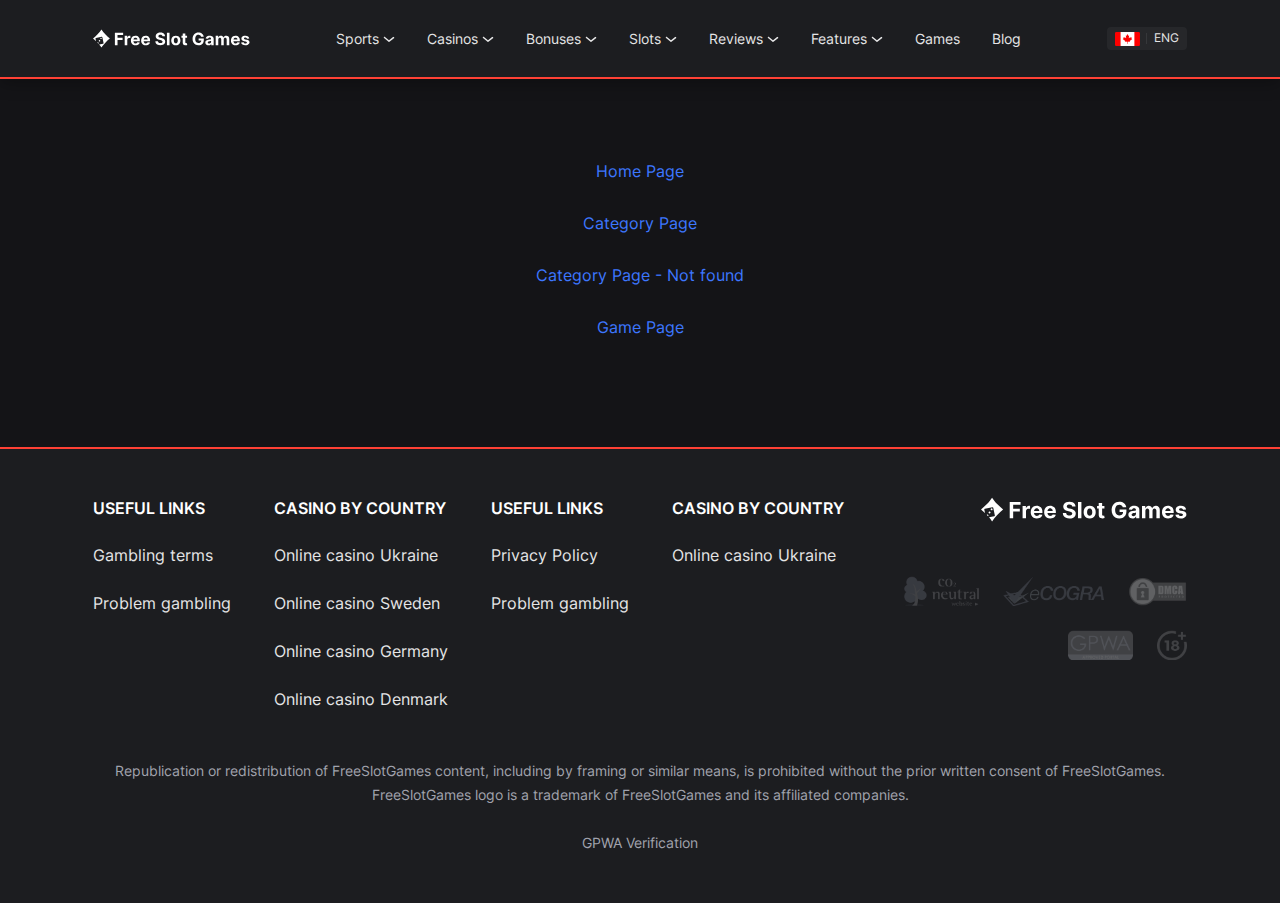
<file: index.html>
<!DOCTYPE html>
<html>

<head>
  <meta charset="UTF-8" />
  <meta name="viewport" content="width=device-width, initial-scale=1.0" />
  <meta http-equiv="X-UA-Compatible" content="ie=edge" />
  <title>Free Slot Games</title>
  <link rel='stylesheet' href='css/stylesheet.css'>
</head>

<body>
  <header class="header">
    <div class="container d-flex align-center justify-space-between">
      <div class="header-logo">
        <a href="/">
          <img srcset="images/logo.svg" alt="Free Slot Games">
        </a>
      </div>
      <div class="header-menu">
        <div class="nav-toggle btn-fab"></div>
        <nav class="header-nav">
          <ul>
            <li class="dropdown menu-collapse">
              <a href="/" class="btn-link-nav dropdown-toggle">Sports</a>
              <ul class="dropdown-menu">
                <li class="dropdown">
                  <a href="/" class="btn-link-nav dropdown-toggle">Free Slots</a>
                  <ul class="dropdown-menu">
                    <li><a href="/" class="btn-link-nav">Microgaming Casinos Slots</a></li>
                    <li><a href="/" class="btn-link-nav">Casinos Slots</a></li>
                    <li><a href="/" class="btn-link-nav">Casinos Slots</a></li>
                  </ul>
                </li>
                <li class="dropdown">
                  <a href="/" class="btn-link-nav dropdown-toggle">Casino Softwares</a>
                  <ul class="dropdown-menu">
                    <li><a href="/" class="btn-link-nav">Microgaming Casinos Slots</a></li>
                    <li><a href="/" class="btn-link-nav">Casinos Slots</a></li>
                    <li><a href="/" class="btn-link-nav">Casinos Slots</a></li>
                  </ul>
                </li>
                <li><a href="/" class="btn-link-nav">Features</a></li>
                <li class="dropdown">
                  <a href="/" class="btn-link-nav">Free Slots</a>
                  <ul class="dropdown-menu">
                    <li><a href="/" class="btn-link-nav">Microgaming Casinos Slots</a></li>
                    <li><a href="/" class="btn-link-nav">Casinos Slots</a></li>
                    <li><a href="/" class="btn-link-nav">Casinos Slots</a></li>
                  </ul>
                </li>
                <li class="dropdown">
                  <a href="/" class="btn-link-nav dropdown-toggle">Casino Softwares</a>
                  <ul class="dropdown-menu">
                    <li><a href="/" class="btn-link-nav">Microgaming Casinos Slots</a></li>
                    <li><a href="/" class="btn-link-nav">Casinos Slots</a></li>
                    <li><a href="/" class="btn-link-nav">Casinos Slots</a></li>
                  </ul>
                </li>
                <li><a href="/" class="btn-link-nav">Features</a></li>
                <li><a href="/" class="btn-link-nav">Free Slots</a></li>
                <li><a href="/" class="btn-link-nav">Casino Softwares</a></li>
                <li><a href="/" class="btn-link-nav">Features</a></li>
              </ul>  
            </li>
            <li class="dropdown menu-collapse">
              <a href="/" class="btn-link-nav dropdown-toggle">Casinos</a>
              <ul class="dropdown-menu">
                <li class="dropdown">
                  <a href="/" class="btn-link-nav dropdown-toggle">Free Slots</a>
                  <ul class="dropdown-menu">
                    <li><a href="/" class="btn-link-nav">Microgaming Casinos Slots</a></li>
                    <li><a href="/" class="btn-link-nav">Casinos Slots</a></li>
                    <li><a href="/" class="btn-link-nav">Casinos Slots</a></li>
                  </ul>
                </li>
                <li class="dropdown">
                  <a href="/" class="btn-link-nav dropdown-toggle">Casino Softwares</a>
                  <ul class="dropdown-menu">
                    <li><a href="/" class="btn-link-nav">Microgaming Casinos Slots</a></li>
                    <li><a href="/" class="btn-link-nav">Casinos Slots</a></li>
                    <li><a href="/" class="btn-link-nav">Casinos Slots</a></li>
                  </ul>
                </li>
                <li><a href="/" class="btn-link-nav">Free Slots</a></li>
                <li><a href="/" class="btn-link-nav">Casino Softwares</a></li>
                <li><a href="/" class="btn-link-nav">Features</a></li>
              </ul>  
            </li>
            <li class="dropdown menu-collapse">
              <a href="/" class="btn-link-nav dropdown-toggle">Bonuses</a>
              <ul class="dropdown-menu">
                <li class="dropdown">
                  <a href="/" class="btn-link-nav dropdown-toggle">Free Slots</a>
                  <ul class="dropdown-menu">
                    <li><a href="/" class="btn-link-nav">Microgaming Casinos Slots</a></li>
                    <li><a href="/" class="btn-link-nav">Casinos Slots</a></li>
                    <li><a href="/" class="btn-link-nav">Casinos Slots</a></li>
                  </ul>
                </li>
                <li><a href="/" class="btn-link-nav">Features</a></li>
                <li><a href="/" class="btn-link-nav">Free Slots</a></li>
                <li><a href="/" class="btn-link-nav">Casino Softwares</a></li>
                <li><a href="/" class="btn-link-nav">Features</a></li>
              </ul>  
            </li>
            <li class="dropdown menu-collapse">
              <a href="/" class="btn-link-nav dropdown-toggle">Slots</a>
              <ul class="dropdown-menu">
                <li><a href="/" class="btn-link-nav dropdown-toggle">Features</a></li>
                <li class="dropdown">
                  <a href="/" class="btn-link-nav dropdown-toggle">Free Slots</a>
                  <ul class="dropdown-menu">
                    <li><a href="/" class="btn-link-nav">Microgaming Casinos Slots</a></li>
                    <li><a href="/" class="btn-link-nav">Casinos Slots</a></li>
                    <li><a href="/" class="btn-link-nav">Casinos Slots</a></li>
                  </ul>
                </li>
                <li class="dropdown">
                  <a href="/" class="btn-link-nav dropdown-toggle">Casino Softwares</a>
                  <ul class="dropdown-menu">
                    <li><a href="/" class="btn-link-nav">Microgaming Casinos Slots</a></li>
                    <li><a href="/" class="btn-link-nav">Casinos Slots</a></li>
                    <li><a href="/" class="btn-link-nav">Casinos Slots</a></li>
                  </ul>
                </li>
                <li><a href="/" class="btn-link-nav">Features</a></li>
                <li><a href="/" class="btn-link-nav">Casino Softwares</a></li>
              </ul>  
            </li>
            <li class="dropdown menu-collapse">
              <a href="/" class="btn-link-nav dropdown-toggle">Reviews</a>
              <ul class="dropdown-menu">
                <li class="dropdown">
                  <a href="/" class="btn-link-nav dropdown-toggle">Free Slots</a>
                  <ul class="dropdown-menu">
                    <li><a href="/" class="btn-link-nav">Microgaming Casinos Slots</a></li>
                    <li><a href="/" class="btn-link-nav">Casinos Slots</a></li>
                    <li><a href="/" class="btn-link-nav">Casinos Slots</a></li>
                  </ul>
                </li>
                <li class="dropdown">
                  <a href="/" class="btn-link-nav dropdown-toggle">Casino Softwares</a>
                  <ul class="dropdown-menu">
                    <li><a href="/" class="btn-link-nav">Microgaming Casinos Slots</a></li>
                    <li><a href="/" class="btn-link-nav">Casinos Slots</a></li>
                    <li><a href="/" class="btn-link-nav">Casinos Slots</a></li>
                  </ul>
                </li>
                <li><a href="/" class="btn-link-nav">Features</a></li>
              </ul>  
            </li>
            <li class="dropdown menu-collapse">
              <a href="/" class="btn-link-nav dropdown-toggle">Features</a>
              <ul class="dropdown-menu">
                <li><a href="/" class="btn-link-nav">Features</a></li>
                <li><a href="/" class="btn-link-nav">Free Slots</a></li>
                <li><a href="/" class="btn-link-nav">Casino Softwares</a></li>
                <li><a href="/" class="btn-link-nav">Features</a></li>
              </ul>  
            </li>
            <li><a href="/" class="btn-link-nav">Games</a></li>
            <li><a href="/" class="btn-link-nav">Blog</a></li>
          </ul>
        </nav>
      </div>
      <div class="header-locale">
        <a href="#localeModal" class="btn-fab jsModalTrigger">
          <span>
            <img src="/images/locales/Canada.png" alt="Canada">
          </span>
          <span>
            ENG
          </span>
        </a>
      </div>
    </div>
  </header>

  <div class="d-flex flex-column align-center mt-10 mb-10 pt-10 pb-10">
    <a href="home.html" class="btn-link mb-7">Home Page</a>
    <a href="category.html" class="btn-link mb-7">Category Page</a>
    <a href="category-empty.html" class="btn-link mb-7">Category Page - Not found</a>
    <a href="game.html" class="btn-link mb-7">Game Page</a>
  </div>

  <footer class="footer">
    <div class="container">
      <div class="footer-links">
        <div class="footer-title">Useful links</div>
        <a href="/">Gambling terms</a>
        <a href="/">Problem gambling</a>
      </div>
      <div class="footer-links">
        <div class="footer-title">CAsino by country</div>
        <a href="/">Online casino Ukraine</a>
        <a href="/">Online casino Sweden</a>
        <a href="/">Online casino Germany</a>
        <a href="/">Online casino Denmark</a>
      </div>
      <div class="footer-links">
        <div class="footer-title">Useful links</div>
        <a href="/">Privacy Policy</a>
        <a href="/">Problem gambling</a>
      </div>
      <div class="footer-links">
        <div class="footer-title">CAsino by country</div>
        <a href="/">Online casino Ukraine</a>
      </div>
      <div class="footer-right">
        <a href="/" class="footer-logo"><img src="images/logo.svg" alt=""></a>
        <div class="footer-icons">
          <img src="/images/footer-neutral.png" alt="">
          <img src="/images/footer-ecogra.png" alt="">
          <img src="/images/footer-dmca.png" alt="">
          <img src="/images/footer-gpwa.png" alt="">
          <img src="/images/footer-18.png" alt="">
        </div>
      </div>
    </div>
    <div class="container">
      <div class="footer-about subtitle-2 text-grey text-center">
        <p>
          Republication or redistribution of FreeSlotGames content, including by framing or similar means, is prohibited without
          the prior written consent of FreeSlotGames. FreeSlotGames logo is a trademark of FreeSlotGames and its affiliated
          companies.
        </p>
        <p>
          GPWA Verification
        </p>
      </div>
    </div>
  </footer>

  <div id="localeModal" class="modal locale-modal">
    <div class="modal__overlay jsOverlay"></div>
    <div class="modal__container">
      <button class="modal__close jsModalClose"><i class="fs fs-close"></i></button>
      <div class="modal-content">
        <div class="modal-body">
          <div class="locale-country pb-8">
            <div class="title-4 text-center text-white mb-4">Country</div>
            <ul class="country-list">
              <li><a href="/" class="active"><img src="/images/locales/Canada.png" alt=""></a></li>
              <li><a href="/"><img src="/images/locales/Ukraine.png" alt=""></a></li>
              <li><a href="/"><img src="/images/locales/GB.png" alt=""></a></li>
              <li><a href="/"><img src="/images/locales/USA.png" alt=""></a></li>
              <li><a href="/"><img src="/images/locales/Brasil.png" alt=""></a></li>
            </ul>
          </div>
          <div class="locale-language">
            <div class="title-4 text-center text-white mb-6">Language</div>
            <ul class="language-list">
              <li><a href="/" class="active">English</a></li>
              <li><a href="/">Ukrainian</a></li>
              <li><a href="/">Espaniol</a></li>
              <li><a href="/">Polish</a></li>
              <li><a href="/">German</a></li>
            </ul>
          </div>
        </div>
      </div>
    </div>
  </div>

  <script src="js/swiper-bundle.min.js"></script>
  <script src="js/main.js"></script>

</body>

</html>
</file>
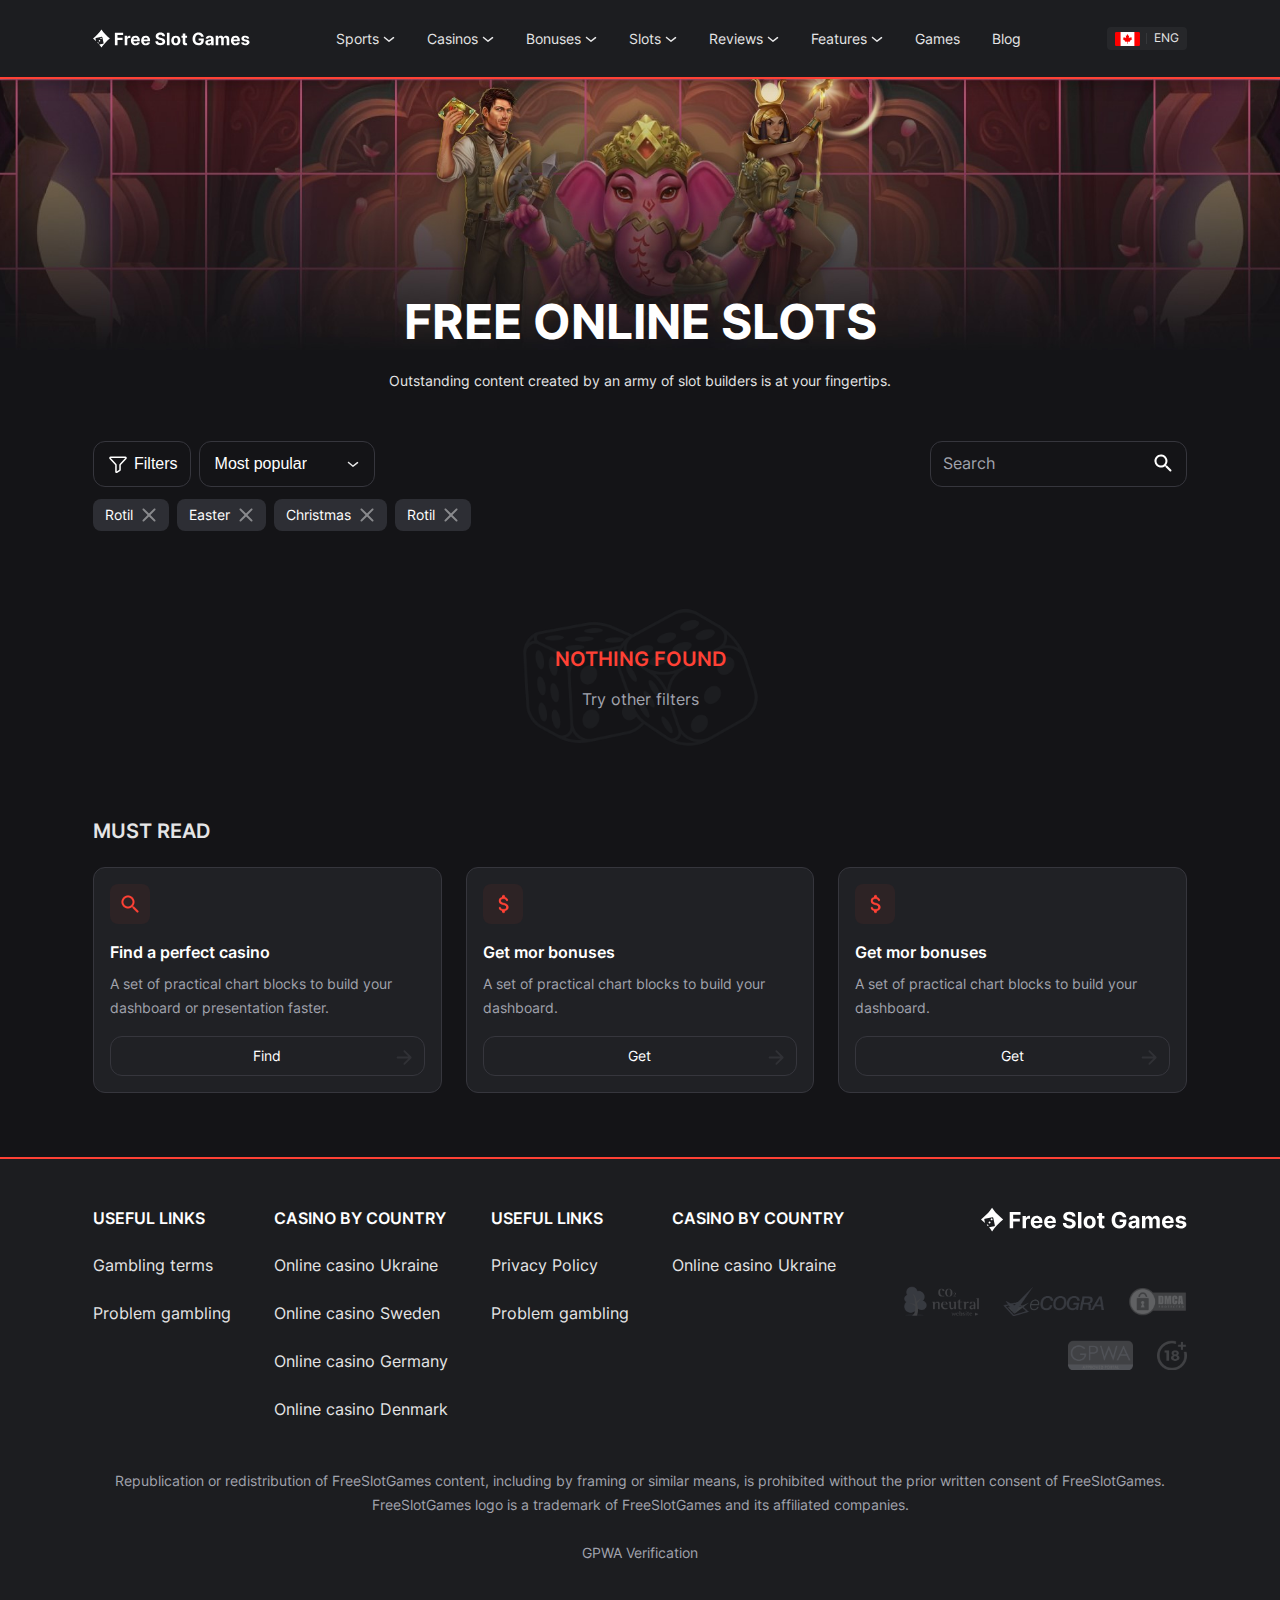
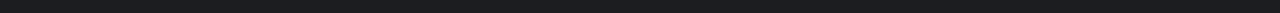
<file: category-empty.html>
<!DOCTYPE html>
<html>

<head>
  <meta charset="UTF-8" />
  <meta name="viewport" content="width=device-width, initial-scale=1.0" />
  <meta http-equiv="X-UA-Compatible" content="ie=edge" />
  <title>Free Slot Games</title>
  <link rel='stylesheet' href='css/swiper-bundle.min.css'>
  <link rel='stylesheet' href='css/stylesheet.css'>
</head>

<body>
  <header class="header">
    <div class="container d-flex align-center justify-space-between">
      <div class="header-logo">
        <a href="/">
          <img srcset="images/logo.svg" alt="Free Slot Games">
        </a>
      </div>
      <div class="header-menu">
        <div class="nav-toggle btn-fab"></div>
        <nav class="header-nav">
          <ul>
            <li class="dropdown menu-collapse">
              <a href="/" class="btn-link-nav dropdown-toggle">Sports</a>
              <ul class="dropdown-menu">
                <li class="dropdown">
                  <a href="/" class="btn-link-nav dropdown-toggle">Free Slots</a>
                  <ul class="dropdown-menu">
                    <li><a href="/" class="btn-link-nav">Microgaming Casinos Slots</a></li>
                    <li><a href="/" class="btn-link-nav">Casinos Slots</a></li>
                    <li><a href="/" class="btn-link-nav">Casinos Slots</a></li>
                  </ul>
                </li>
                <li class="dropdown">
                  <a href="/" class="btn-link-nav dropdown-toggle">Casino Softwares</a>
                  <ul class="dropdown-menu">
                    <li><a href="/" class="btn-link-nav">Microgaming Casinos Slots</a></li>
                    <li><a href="/" class="btn-link-nav">Casinos Slots</a></li>
                    <li><a href="/" class="btn-link-nav">Casinos Slots</a></li>
                  </ul>
                </li>
                <li><a href="/" class="btn-link-nav">Features</a></li>
                <li class="dropdown">
                  <a href="/" class="btn-link-nav">Free Slots</a>
                  <ul class="dropdown-menu">
                    <li><a href="/" class="btn-link-nav">Microgaming Casinos Slots</a></li>
                    <li><a href="/" class="btn-link-nav">Casinos Slots</a></li>
                    <li><a href="/" class="btn-link-nav">Casinos Slots</a></li>
                  </ul>
                </li>
                <li class="dropdown">
                  <a href="/" class="btn-link-nav dropdown-toggle">Casino Softwares</a>
                  <ul class="dropdown-menu">
                    <li><a href="/" class="btn-link-nav">Microgaming Casinos Slots</a></li>
                    <li><a href="/" class="btn-link-nav">Casinos Slots</a></li>
                    <li><a href="/" class="btn-link-nav">Casinos Slots</a></li>
                  </ul>
                </li>
                <li><a href="/" class="btn-link-nav">Features</a></li>
                <li><a href="/" class="btn-link-nav">Free Slots</a></li>
                <li><a href="/" class="btn-link-nav">Casino Softwares</a></li>
                <li><a href="/" class="btn-link-nav">Features</a></li>
              </ul>
            </li>
            <li class="dropdown menu-collapse">
              <a href="/" class="btn-link-nav dropdown-toggle">Casinos</a>
              <ul class="dropdown-menu">
                <li class="dropdown">
                  <a href="/" class="btn-link-nav dropdown-toggle">Free Slots</a>
                  <ul class="dropdown-menu">
                    <li><a href="/" class="btn-link-nav">Microgaming Casinos Slots</a></li>
                    <li><a href="/" class="btn-link-nav">Casinos Slots</a></li>
                    <li><a href="/" class="btn-link-nav">Casinos Slots</a></li>
                  </ul>
                </li>
                <li class="dropdown">
                  <a href="/" class="btn-link-nav dropdown-toggle">Casino Softwares</a>
                  <ul class="dropdown-menu">
                    <li><a href="/" class="btn-link-nav">Microgaming Casinos Slots</a></li>
                    <li><a href="/" class="btn-link-nav">Casinos Slots</a></li>
                    <li><a href="/" class="btn-link-nav">Casinos Slots</a></li>
                  </ul>
                </li>
                <li><a href="/" class="btn-link-nav">Free Slots</a></li>
                <li><a href="/" class="btn-link-nav">Casino Softwares</a></li>
                <li><a href="/" class="btn-link-nav">Features</a></li>
              </ul>
            </li>
            <li class="dropdown menu-collapse">
              <a href="/" class="btn-link-nav dropdown-toggle">Bonuses</a>
              <ul class="dropdown-menu">
                <li class="dropdown">
                  <a href="/" class="btn-link-nav dropdown-toggle">Free Slots</a>
                  <ul class="dropdown-menu">
                    <li><a href="/" class="btn-link-nav">Microgaming Casinos Slots</a></li>
                    <li><a href="/" class="btn-link-nav">Casinos Slots</a></li>
                    <li><a href="/" class="btn-link-nav">Casinos Slots</a></li>
                  </ul>
                </li>
                <li><a href="/" class="btn-link-nav">Features</a></li>
                <li><a href="/" class="btn-link-nav">Free Slots</a></li>
                <li><a href="/" class="btn-link-nav">Casino Softwares</a></li>
                <li><a href="/" class="btn-link-nav">Features</a></li>
              </ul>
            </li>
            <li class="dropdown menu-collapse">
              <a href="/" class="btn-link-nav dropdown-toggle">Slots</a>
              <ul class="dropdown-menu">
                <li><a href="/" class="btn-link-nav dropdown-toggle">Features</a></li>
                <li class="dropdown">
                  <a href="/" class="btn-link-nav dropdown-toggle">Free Slots</a>
                  <ul class="dropdown-menu">
                    <li><a href="/" class="btn-link-nav">Microgaming Casinos Slots</a></li>
                    <li><a href="/" class="btn-link-nav">Casinos Slots</a></li>
                    <li><a href="/" class="btn-link-nav">Casinos Slots</a></li>
                  </ul>
                </li>
                <li class="dropdown">
                  <a href="/" class="btn-link-nav dropdown-toggle">Casino Softwares</a>
                  <ul class="dropdown-menu">
                    <li><a href="/" class="btn-link-nav">Microgaming Casinos Slots</a></li>
                    <li><a href="/" class="btn-link-nav">Casinos Slots</a></li>
                    <li><a href="/" class="btn-link-nav">Casinos Slots</a></li>
                  </ul>
                </li>
                <li><a href="/" class="btn-link-nav">Features</a></li>
                <li><a href="/" class="btn-link-nav">Casino Softwares</a></li>
              </ul>
            </li>
            <li class="dropdown menu-collapse">
              <a href="/" class="btn-link-nav dropdown-toggle">Reviews</a>
              <ul class="dropdown-menu">
                <li class="dropdown">
                  <a href="/" class="btn-link-nav dropdown-toggle">Free Slots</a>
                  <ul class="dropdown-menu">
                    <li><a href="/" class="btn-link-nav">Microgaming Casinos Slots</a></li>
                    <li><a href="/" class="btn-link-nav">Casinos Slots</a></li>
                    <li><a href="/" class="btn-link-nav">Casinos Slots</a></li>
                  </ul>
                </li>
                <li class="dropdown">
                  <a href="/" class="btn-link-nav dropdown-toggle">Casino Softwares</a>
                  <ul class="dropdown-menu">
                    <li><a href="/" class="btn-link-nav">Microgaming Casinos Slots</a></li>
                    <li><a href="/" class="btn-link-nav">Casinos Slots</a></li>
                    <li><a href="/" class="btn-link-nav">Casinos Slots</a></li>
                  </ul>
                </li>
                <li><a href="/" class="btn-link-nav">Features</a></li>
              </ul>
            </li>
            <li class="dropdown menu-collapse">
              <a href="/" class="btn-link-nav dropdown-toggle">Features</a>
              <ul class="dropdown-menu">
                <li><a href="/" class="btn-link-nav">Features</a></li>
                <li><a href="/" class="btn-link-nav">Free Slots</a></li>
                <li><a href="/" class="btn-link-nav">Casino Softwares</a></li>
                <li><a href="/" class="btn-link-nav">Features</a></li>
              </ul>
            </li>
            <li><a href="/" class="btn-link-nav">Games</a></li>
            <li><a href="/" class="btn-link-nav">Blog</a></li>
          </ul>
        </nav>
      </div>
      <div class="header-locale">
        <a href="#localeModal" class="btn-fab jsModalTrigger">
          <span>
            <img src="/images/locales/Canada.png" alt="Canada">
          </span>
          <span>
            ENG
          </span>
        </a>
      </div>
    </div>
  </header>

  <div class="category-page">
    <div class="category-heading">
      <div class="category-thumbnail">
        <img src="/images/category/category-bg.jpg" alt="">
      </div>
      <div class="container">
        <h1 class="title-main mb-4 mb-xs-3 text-center">
          Free Online Slots
        </h1>
        <div class="main-subtitle subtitle-2 text-center">
          Outstanding content created by an army of slot builders is at your fingertips.
        </div>
      </div>
    </div>

    <div class="category-bar">
      <div class="container">
        <div class="bar-left">
          <div class="category-filter">
            <button class="btn-secondary offcanvas-toggle" type="button" data-toggle="offcanvas" data-target="#offcanvasFilter">
              <i class="fs fs-filter"></i><span>Filters</span>
            </button>
          </div>
          <div class="category-sort dropdown">
            <button class="dropdown-toggle btn-secondary">
              <span>Most popular</span>
            </button>
            <ul class="dropdown-menu">
              <li><a href="" onclick="location = this.value;" class="sort-active">Most popular</a></li>
              <li><a href="" onclick="location = this.value;">Latest</a></li>
              <li><a href="" onclick="location = this.value;">Name</a></li>
            </ul>
          </div>
        </div>
        <div class="bar-right">
          <div class="search">
            <form role="search" method="get" class="search-form" action="">
              <label>
                <input type="search" class="search-field" placeholder="Search" name="search">
              </label>
              <input type="submit" class="search-submit">
            </form>
          </div>
        </div>
      </div>
      <div class="filters-current-wrapper mt-2"> 
        <div class="container">
          <div class="filters-current">
            <div class="filters-group">
              <div class="chip">Rotil <button class="btn-clear-filter"><i class="fs fs-close"></i></button></div>
              <div class="chip">Easter <button class="btn-clear-filter"><i class="fs fs-close"></i></button></div>
              <div class="chip">Christmas <button class="btn-clear-filter"><i class="fs fs-close"></i></button></div>
              <div class="chip">Rotil <button class="btn-clear-filter"><i class="fs fs-close"></i></button></div>
            </div>
          </div>
        </div>
      </div>
    </div>
    
  

    <div class="offcanvas offcanvas-start" tabindex="-1" id="offcanvasFilter">
      <div class="offcanvas-overlay"></div>
      <div class="offcanvas-header">
        <div class="offcanvas-title title-2 d-flex"><i class="fs fs-filter mr-1"></i>Filters</div>
        <button type="button" class="btn-dismiss btn-clear-all">Delete All<i class="fs fs-delete fs-sm ml-1"></i></button>
      </div>
      <div class="offcanvas-body">
        <div class="filters-current">
          <div class="text-grey text-sm">Active filters:</div>
          <div class="filters-group">
            <div class="chip">Rotil <button class="btn-clear-filter"><i class="fs fs-close"></i></button></div>
            <div class="chip">Easter <button class="btn-clear-filter"><i class="fs fs-close"></i></button></div>
            <div class="chip">Christmas <button class="btn-clear-filter"><i class="fs fs-close"></i></button></div>
            <div class="chip">Rotil <button class="btn-clear-filter"><i class="fs fs-close"></i></button></div>
          </div>
        </div>
        <div class="accordion accordion-multiple">
          <div class="accordion-content">
            <div class="accordion-item">
              <span class="accordion-heading">Game type</span>
              <div class="accordion-text">
                <div class="filter-item">
                  <div class="form-check">
                    <input id="filter-Easter" type="checkbox" name="filter-1" value="Easter">
                    <label for="filter-Easter">Easter</label>
                  </div>
                </div>
                <div class="filter-item">
                  <div class="form-check">
                    <input id="filter-Christmas" type="checkbox" name="filter-1" value="Christmas">
                    <label for="filter-Christmas">Christmas</label>
                  </div>
                </div>
                <div class="filter-item">
                  <div class="form-check">
                    <input id="filter-Rotil" type="checkbox" name="filter-1" value="Rotil">
                    <label for="filter-Rotil">Rotil</label>
                  </div>
                </div>
              </div>
            </div>
            <div class="accordion-item">
              <span class="accordion-heading">Providers</span>
              <div class="accordion-text">
                <div class="filter-item">
                  <div class="form-check">
                    <input id="filter-Easter1" type="checkbox" name="filter-1" value="Easter">
                    <label for="filter-Easter1">Easter</label>
                  </div>
                </div>
                <div class="filter-item">
                  <div class="form-check">
                    <input id="filter-Christmas1" type="checkbox" name="filter-1" value="Christmas">
                    <label for="filter-Christmas1">Christmas</label>
                  </div>
                </div>
              </div>
            </div>
            <div class="accordion-item">
              <span class="accordion-heading">Theme</span>
              <div class="accordion-text">
                <div class="filter-item">
                  <div class="form-check">
                    <input id="filter-Easter2" type="checkbox" name="filter-1" value="Easter">
                    <label for="filter-Easter2">Easter</label>
                  </div>
                </div>
                <div class="filter-item">
                  <div class="form-check">
                    <input id="filter-Christmas2" type="checkbox" name="filter-1" value="Christmas">
                    <label for="filter-Christmas2">Christmas</label>
                  </div>
                </div>
                <div class="filter-item">
                  <div class="form-check">
                    <input id="filter-Rotil2" type="checkbox" name="filter-1" value="Rotil">
                    <label for="filter-Rotil2">Rotil</label>
                  </div>
                </div>
              </div>
            </div>


          </div>
        </div>
      </div>
      <div class="offcanvas-footer">
        <div class="filter-found text-sm">Found 32 games</div>
        <div class="offcanvas-actions">
          <button class="btn-secondary btn-close" type="button">Cancel</button>
          <button class="btn-default btn-show" type="button">Show</button>
        </div>
      </div>
    </div>

    <div class="slots-container container">
      <div class="slots-not-found">
        <div class="title-2 text-red text-center mb-4">Nothing found</div>
        <div class="text-grey text-center">Try other filters</div>
      </div>
    </div>

    <div class="container">
      <div class="must-read">
        <h2>Must read</h2>
        <div class="must-read-content">
          <div class="must-read-item">
            <img src="/images/post/must-read-1.png" alt="" height="40">
            <b class="text-white mb-2">Find a perfect casino</b>
            <div class="subtitle-2 text-grey">
              A set of practical chart blocks to build your dashboard or presentation faster.
            </div>
            <a href="/" class="btn-secondary">Find</a>
          </div>
          <div class="must-read-item">
            <img src="/images/post/must-read-2.png" alt="" height="40">
            <b class="text-white mb-2">Get mor bonuses</b>
            <div class="subtitle-2 text-grey">
              A set of practical chart blocks to build your dashboard.
            </div>
            <a href="/" class="btn-secondary">Get</a>
          </div>
          <div class="must-read-item">
            <img src="/images/post/must-read-2.png" alt="" height="40">
            <b class="text-white mb-2">Get mor bonuses</b>
            <div class="subtitle-2 text-grey">
              A set of practical chart blocks to build your dashboard.
            </div>
            <a href="/" class="btn-secondary">Get</a>
          </div>
        </div>
      </div>
    </div>

  </div>

  <footer class="footer">
    <div class="container">
      <div class="footer-links">
        <div class="footer-title">Useful links</div>
        <a href="/">Gambling terms</a>
        <a href="/">Problem gambling</a>
      </div>
      <div class="footer-links">
        <div class="footer-title">CAsino by country</div>
        <a href="/">Online casino Ukraine</a>
        <a href="/">Online casino Sweden</a>
        <a href="/">Online casino Germany</a>
        <a href="/">Online casino Denmark</a>
      </div>
      <div class="footer-links">
        <div class="footer-title">Useful links</div>
        <a href="/">Privacy Policy</a>
        <a href="/">Problem gambling</a>
      </div>
      <div class="footer-links">
        <div class="footer-title">CAsino by country</div>
        <a href="/">Online casino Ukraine</a>
      </div>
      <div class="footer-right">
        <a href="/" class="footer-logo"><img src="images/logo.svg" alt=""></a>
        <div class="footer-icons">
          <img src="/images/footer-neutral.png" alt="">
          <img src="/images/footer-ecogra.png" alt="">
          <img src="/images/footer-dmca.png" alt="">
          <img src="/images/footer-gpwa.png" alt="">
          <img src="/images/footer-18.png" alt="">
        </div>
      </div>
    </div>
    <div class="container">
      <div class="footer-about subtitle-2 text-grey text-center">
        <p>
          Republication or redistribution of FreeSlotGames content, including by framing or similar means, is prohibited
          without
          the prior written consent of FreeSlotGames. FreeSlotGames logo is a trademark of FreeSlotGames and its
          affiliated
          companies.
        </p>
        <p>
          GPWA Verification
        </p>
      </div>
    </div>
  </footer>

  <div id="localeModal" class="modal locale-modal">
    <div class="modal__overlay jsOverlay"></div>
    <div class="modal__container">
      <button class="modal__close jsModalClose"><i class="fs fs-close"></i></button>
      <div class="modal-content">
        <div class="modal-body">
          <div class="locale-country pb-8">
            <div class="title-4 text-center text-white mb-4">Country</div>
            <ul class="country-list">
              <li><a href="/" class="active"><img src="/images/locales/Canada.png" alt=""></a></li>
              <li><a href="/"><img src="/images/locales/Ukraine.png" alt=""></a></li>
              <li><a href="/"><img src="/images/locales/GB.png" alt=""></a></li>
              <li><a href="/"><img src="/images/locales/USA.png" alt=""></a></li>
              <li><a href="/"><img src="/images/locales/Brasil.png" alt=""></a></li>
            </ul>
          </div>
          <div class="locale-language">
            <div class="title-4 text-center text-white mb-6">Language</div>
            <ul class="language-list">
              <li><a href="/" class="active">English</a></li>
              <li><a href="/">Ukrainian</a></li>
              <li><a href="/">Espaniol</a></li>
              <li><a href="/">Polish</a></li>
              <li><a href="/">German</a></li>
            </ul>
          </div>
        </div>
      </div>
    </div>
  </div>


  <script src="js/swiper-bundle.min.js"></script>
  <script src="js/main.js"></script>

</body>

</html>
</file>
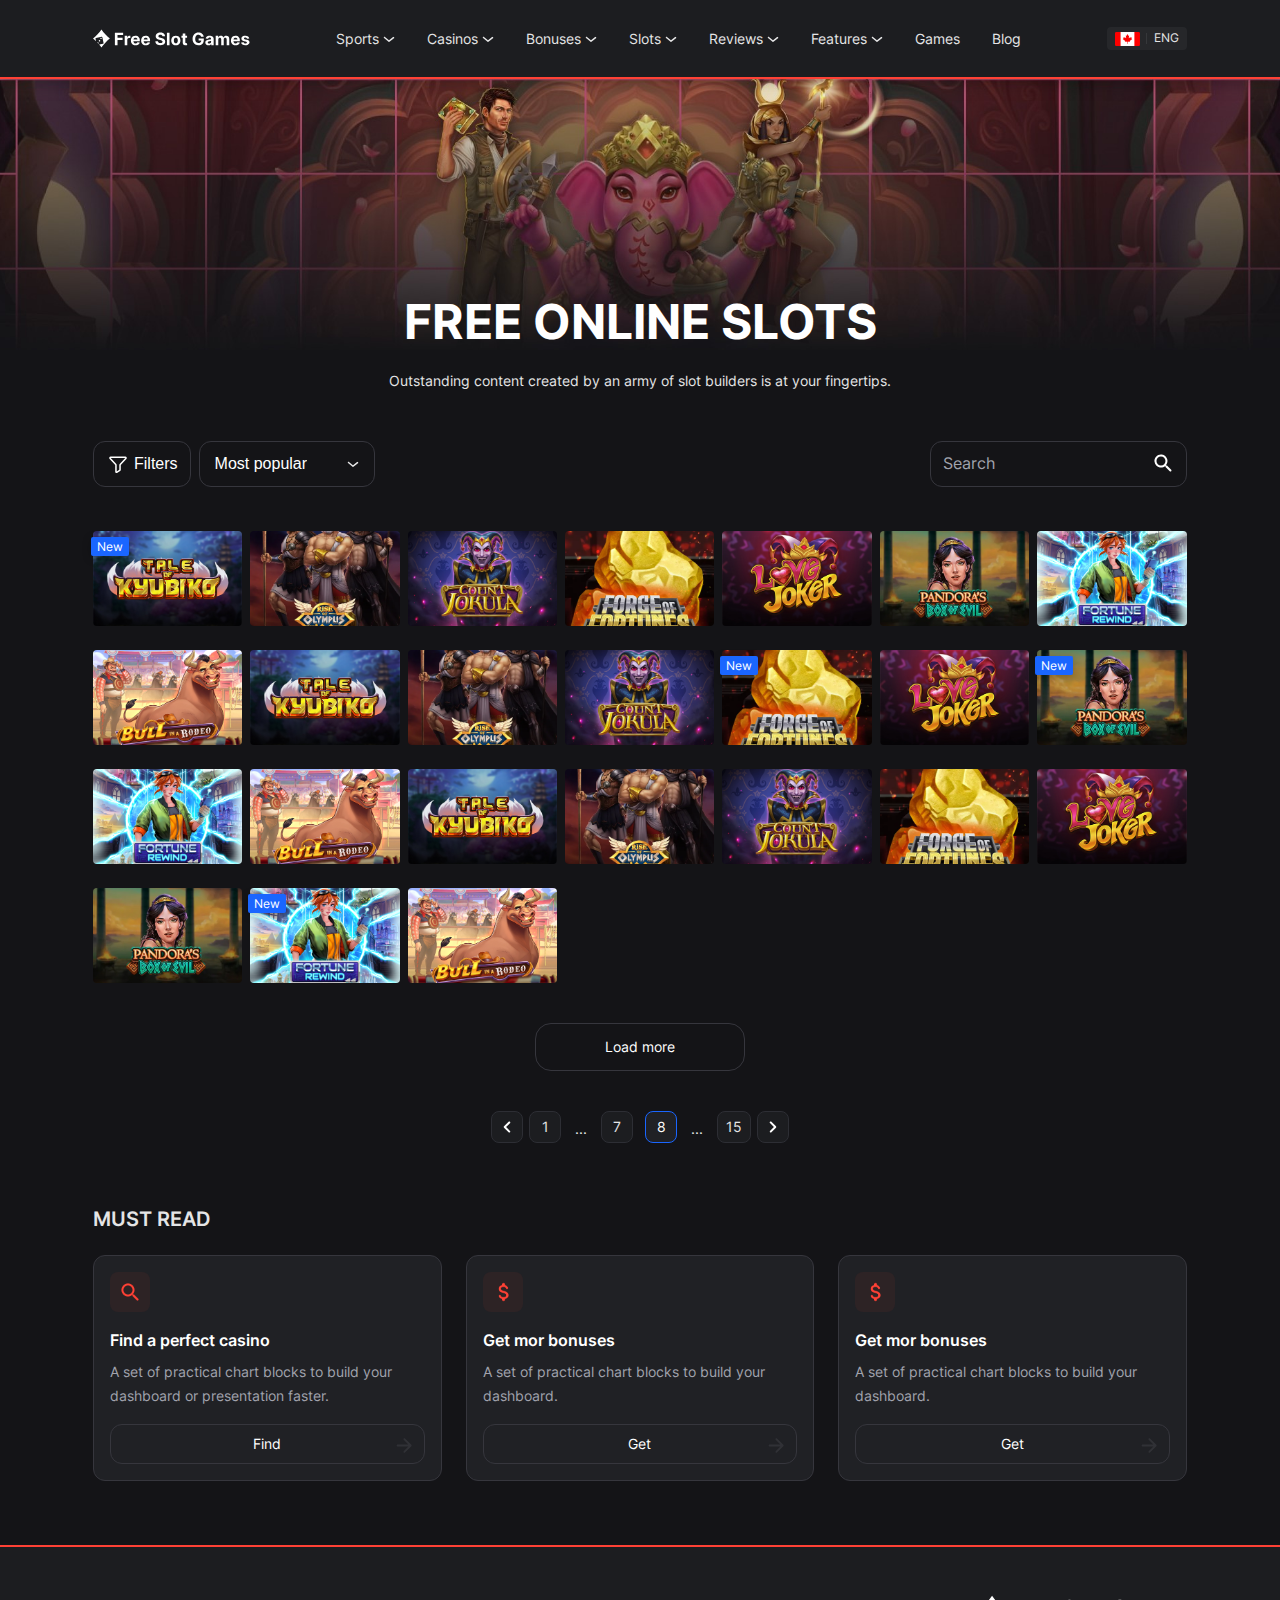
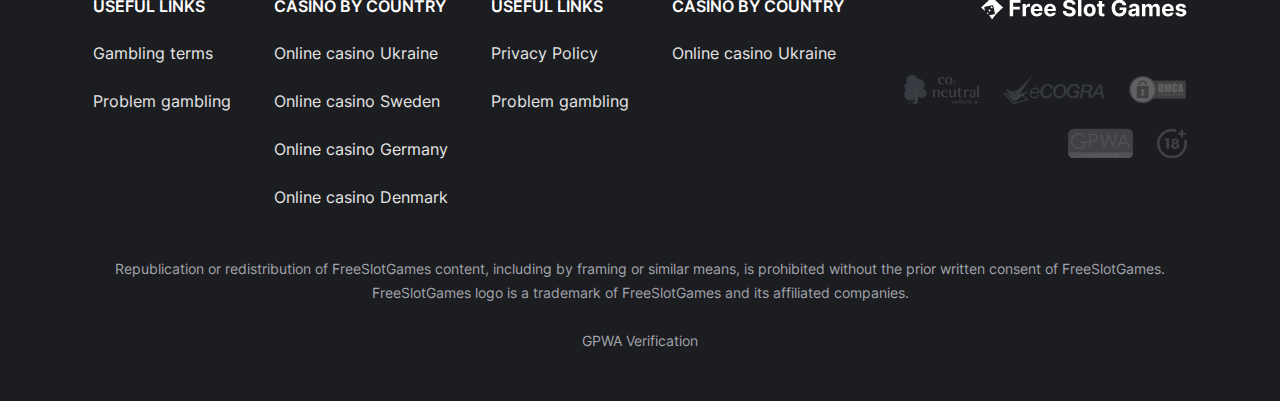
<file: category.html>
<!DOCTYPE html>
<html>

<head>
  <meta charset="UTF-8" />
  <meta name="viewport" content="width=device-width, initial-scale=1.0" />
  <meta http-equiv="X-UA-Compatible" content="ie=edge" />
  <title>Free Slot Games</title>
  <link rel='stylesheet' href='css/swiper-bundle.min.css'>
  <link rel='stylesheet' href='css/stylesheet.css'>
</head>

<body>
  <header class="header">
    <div class="container d-flex align-center justify-space-between">
      <div class="header-logo">
        <a href="/">
          <img srcset="images/logo.svg" alt="Free Slot Games">
        </a>
      </div>
      <div class="header-menu">
        <div class="nav-toggle btn-fab"></div>
        <nav class="header-nav">
          <ul>
            <li class="dropdown menu-collapse">
              <a href="/" class="btn-link-nav dropdown-toggle">Sports</a>
              <ul class="dropdown-menu">
                <li class="dropdown">
                  <a href="/" class="btn-link-nav dropdown-toggle">Free Slots</a>
                  <ul class="dropdown-menu">
                    <li><a href="/" class="btn-link-nav">Microgaming Casinos Slots</a></li>
                    <li><a href="/" class="btn-link-nav">Casinos Slots</a></li>
                    <li><a href="/" class="btn-link-nav">Casinos Slots</a></li>
                  </ul>
                </li>
                <li class="dropdown">
                  <a href="/" class="btn-link-nav dropdown-toggle">Casino Softwares</a>
                  <ul class="dropdown-menu">
                    <li><a href="/" class="btn-link-nav">Microgaming Casinos Slots</a></li>
                    <li><a href="/" class="btn-link-nav">Casinos Slots</a></li>
                    <li><a href="/" class="btn-link-nav">Casinos Slots</a></li>
                  </ul>
                </li>
                <li><a href="/" class="btn-link-nav">Features</a></li>
                <li class="dropdown">
                  <a href="/" class="btn-link-nav">Free Slots</a>
                  <ul class="dropdown-menu">
                    <li><a href="/" class="btn-link-nav">Microgaming Casinos Slots</a></li>
                    <li><a href="/" class="btn-link-nav">Casinos Slots</a></li>
                    <li><a href="/" class="btn-link-nav">Casinos Slots</a></li>
                  </ul>
                </li>
                <li class="dropdown">
                  <a href="/" class="btn-link-nav dropdown-toggle">Casino Softwares</a>
                  <ul class="dropdown-menu">
                    <li><a href="/" class="btn-link-nav">Microgaming Casinos Slots</a></li>
                    <li><a href="/" class="btn-link-nav">Casinos Slots</a></li>
                    <li><a href="/" class="btn-link-nav">Casinos Slots</a></li>
                  </ul>
                </li>
                <li><a href="/" class="btn-link-nav">Features</a></li>
                <li><a href="/" class="btn-link-nav">Free Slots</a></li>
                <li><a href="/" class="btn-link-nav">Casino Softwares</a></li>
                <li><a href="/" class="btn-link-nav">Features</a></li>
              </ul>
            </li>
            <li class="dropdown menu-collapse">
              <a href="/" class="btn-link-nav dropdown-toggle">Casinos</a>
              <ul class="dropdown-menu">
                <li class="dropdown">
                  <a href="/" class="btn-link-nav dropdown-toggle">Free Slots</a>
                  <ul class="dropdown-menu">
                    <li><a href="/" class="btn-link-nav">Microgaming Casinos Slots</a></li>
                    <li><a href="/" class="btn-link-nav">Casinos Slots</a></li>
                    <li><a href="/" class="btn-link-nav">Casinos Slots</a></li>
                  </ul>
                </li>
                <li class="dropdown">
                  <a href="/" class="btn-link-nav dropdown-toggle">Casino Softwares</a>
                  <ul class="dropdown-menu">
                    <li><a href="/" class="btn-link-nav">Microgaming Casinos Slots</a></li>
                    <li><a href="/" class="btn-link-nav">Casinos Slots</a></li>
                    <li><a href="/" class="btn-link-nav">Casinos Slots</a></li>
                  </ul>
                </li>
                <li><a href="/" class="btn-link-nav">Free Slots</a></li>
                <li><a href="/" class="btn-link-nav">Casino Softwares</a></li>
                <li><a href="/" class="btn-link-nav">Features</a></li>
              </ul>
            </li>
            <li class="dropdown menu-collapse">
              <a href="/" class="btn-link-nav dropdown-toggle">Bonuses</a>
              <ul class="dropdown-menu">
                <li class="dropdown">
                  <a href="/" class="btn-link-nav dropdown-toggle">Free Slots</a>
                  <ul class="dropdown-menu">
                    <li><a href="/" class="btn-link-nav">Microgaming Casinos Slots</a></li>
                    <li><a href="/" class="btn-link-nav">Casinos Slots</a></li>
                    <li><a href="/" class="btn-link-nav">Casinos Slots</a></li>
                  </ul>
                </li>
                <li><a href="/" class="btn-link-nav">Features</a></li>
                <li><a href="/" class="btn-link-nav">Free Slots</a></li>
                <li><a href="/" class="btn-link-nav">Casino Softwares</a></li>
                <li><a href="/" class="btn-link-nav">Features</a></li>
              </ul>
            </li>
            <li class="dropdown menu-collapse">
              <a href="/" class="btn-link-nav dropdown-toggle">Slots</a>
              <ul class="dropdown-menu">
                <li><a href="/" class="btn-link-nav dropdown-toggle">Features</a></li>
                <li class="dropdown">
                  <a href="/" class="btn-link-nav dropdown-toggle">Free Slots</a>
                  <ul class="dropdown-menu">
                    <li><a href="/" class="btn-link-nav">Microgaming Casinos Slots</a></li>
                    <li><a href="/" class="btn-link-nav">Casinos Slots</a></li>
                    <li><a href="/" class="btn-link-nav">Casinos Slots</a></li>
                  </ul>
                </li>
                <li class="dropdown">
                  <a href="/" class="btn-link-nav dropdown-toggle">Casino Softwares</a>
                  <ul class="dropdown-menu">
                    <li><a href="/" class="btn-link-nav">Microgaming Casinos Slots</a></li>
                    <li><a href="/" class="btn-link-nav">Casinos Slots</a></li>
                    <li><a href="/" class="btn-link-nav">Casinos Slots</a></li>
                  </ul>
                </li>
                <li><a href="/" class="btn-link-nav">Features</a></li>
                <li><a href="/" class="btn-link-nav">Casino Softwares</a></li>
              </ul>
            </li>
            <li class="dropdown menu-collapse">
              <a href="/" class="btn-link-nav dropdown-toggle">Reviews</a>
              <ul class="dropdown-menu">
                <li class="dropdown">
                  <a href="/" class="btn-link-nav dropdown-toggle">Free Slots</a>
                  <ul class="dropdown-menu">
                    <li><a href="/" class="btn-link-nav">Microgaming Casinos Slots</a></li>
                    <li><a href="/" class="btn-link-nav">Casinos Slots</a></li>
                    <li><a href="/" class="btn-link-nav">Casinos Slots</a></li>
                  </ul>
                </li>
                <li class="dropdown">
                  <a href="/" class="btn-link-nav dropdown-toggle">Casino Softwares</a>
                  <ul class="dropdown-menu">
                    <li><a href="/" class="btn-link-nav">Microgaming Casinos Slots</a></li>
                    <li><a href="/" class="btn-link-nav">Casinos Slots</a></li>
                    <li><a href="/" class="btn-link-nav">Casinos Slots</a></li>
                  </ul>
                </li>
                <li><a href="/" class="btn-link-nav">Features</a></li>
              </ul>
            </li>
            <li class="dropdown menu-collapse">
              <a href="/" class="btn-link-nav dropdown-toggle">Features</a>
              <ul class="dropdown-menu">
                <li><a href="/" class="btn-link-nav">Features</a></li>
                <li><a href="/" class="btn-link-nav">Free Slots</a></li>
                <li><a href="/" class="btn-link-nav">Casino Softwares</a></li>
                <li><a href="/" class="btn-link-nav">Features</a></li>
              </ul>
            </li>
            <li><a href="/" class="btn-link-nav">Games</a></li>
            <li><a href="/" class="btn-link-nav">Blog</a></li>
          </ul>
        </nav>
      </div>
      <div class="header-locale">
        <a href="#localeModal" class="btn-fab jsModalTrigger">
          <span>
            <img src="/images/locales/Canada.png" alt="Canada">
          </span>
          <span>
            ENG
          </span>
        </a>
      </div>
    </div>
  </header>

  <div class="category-page">
    <div class="category-heading">
      <div class="category-thumbnail">
        <img src="/images/category/category-bg.jpg" alt="">
      </div>
      <div class="container">
        <h1 class="title-main mb-4 mb-xs-3 text-center">
          Free Online Slots
        </h1>
        <div class="main-subtitle subtitle-2 text-center">
          Outstanding content created by an army of slot builders is at your fingertips.
        </div>
      </div>
    </div>

    <div class="category-bar">
      <div class="container">
        <div class="bar-left">
          <div class="category-filter">
            <button class="btn-secondary offcanvas-toggle" type="button" data-toggle="offcanvas" data-target="#offcanvasFilter">
              <i class="fs fs-filter"></i><span>Filters</span>
            </button>
          </div>
          <div class="category-sort dropdown">
            <button class="dropdown-toggle btn-secondary">
              <span>Most popular</span>
            </button>
            <ul class="dropdown-menu">
              <li><a href="" onclick="location = this.value;" class="sort-active">Most popular</a></li>
              <li><a href="" onclick="location = this.value;">Latest</a></li>
              <li><a href="" onclick="location = this.value;">Name</a></li>
            </ul>
          </div>
        </div>
        <div class="bar-right">
          <div class="search">
            <form role="search" method="get" class="search-form" action="">
              <label>
                <input type="search" class="search-field" placeholder="Search" name="search">
              </label>
              <input type="submit" class="search-submit">
            </form>
          </div>
        </div>
      </div>
    </div>

    <div class="offcanvas offcanvas-start" tabindex="-1" id="offcanvasFilter">
      <div class="offcanvas-overlay"></div>
      <div class="offcanvas-header">
        <div class="offcanvas-title title-2 d-flex"><i class="fs fs-filter mr-1"></i>Filters</div>
        <button type="button" class="btn-dismiss btn-clear-all">Delete All<i class="fs fs-delete fs-sm ml-1"></i></button>
      </div>
      <div class="offcanvas-body">
        <div class="filters-current">
          <div class="text-grey text-sm">Active filters:</div>
          <div class="filters-group">
            <div class="chip">Rotil <button class="btn-clear-filter"><i class="fs fs-close"></i></button></div>
            <div class="chip">Easter <button class="btn-clear-filter"><i class="fs fs-close"></i></button></div>
            <div class="chip">Christmas <button class="btn-clear-filter"><i class="fs fs-close"></i></button></div>
            <div class="chip">Rotil <button class="btn-clear-filter"><i class="fs fs-close"></i></button></div>

          </div>
        </div>
        <div class="accordion accordion-multiple">
          <div class="accordion-content">
            <div class="accordion-item">
              <span class="accordion-heading">Game type</span>
              <div class="accordion-text">
                <div class="filter-item">
                  <div class="form-check">
                    <input id="filter-Easter" type="checkbox" name="filter-1" value="Easter">
                    <label for="filter-Easter">Easter</label>
                  </div>
                </div>
                <div class="filter-item">
                  <div class="form-check">
                    <input id="filter-Christmas" type="checkbox" name="filter-1" value="Christmas">
                    <label for="filter-Christmas">Christmas</label>
                  </div>
                </div>
                <div class="filter-item">
                  <div class="form-check">
                    <input id="filter-Rotil" type="checkbox" name="filter-1" value="Rotil">
                    <label for="filter-Rotil">Rotil</label>
                  </div>
                </div>
              </div>
            </div>
            <div class="accordion-item">
              <span class="accordion-heading">Providers</span>
              <div class="accordion-text">
                <div class="filter-item">
                  <div class="form-check">
                    <input id="filter-Easter1" type="checkbox" name="filter-1" value="Easter">
                    <label for="filter-Easter1">Easter</label>
                  </div>
                </div>
                <div class="filter-item">
                  <div class="form-check">
                    <input id="filter-Christmas1" type="checkbox" name="filter-1" value="Christmas">
                    <label for="filter-Christmas1">Christmas</label>
                  </div>
                </div>
              </div>
            </div>
            <div class="accordion-item">
              <span class="accordion-heading">Theme</span>
              <div class="accordion-text">
                <div class="filter-item">
                  <div class="form-check">
                    <input id="filter-Easter2" type="checkbox" name="filter-1" value="Easter">
                    <label for="filter-Easter2">Easter</label>
                  </div>
                </div>
                <div class="filter-item">
                  <div class="form-check">
                    <input id="filter-Christmas2" type="checkbox" name="filter-1" value="Christmas">
                    <label for="filter-Christmas2">Christmas</label>
                  </div>
                </div>
                <div class="filter-item">
                  <div class="form-check">
                    <input id="filter-Rotil2" type="checkbox" name="filter-1" value="Rotil">
                    <label for="filter-Rotil2">Rotil</label>
                  </div>
                </div>
              </div>
            </div>


          </div>
        </div>
      </div>
      <div class="offcanvas-footer">
        <div class="filter-found text-sm">Found 32 games</div>
        <div class="offcanvas-actions">
          <button class="btn-secondary btn-close" type="button">Cancel</button>
          <button class="btn-default btn-show" type="button">Show</button>
        </div>
      </div>
    </div>

    <div class="slots-container container">
      <div class="slots-grid">
        <div class="slot-item">
          <div class="slot-card-wrapper">
            <div class="slot-card">
              <a href="/" class="card-media">
                <video class="card-video" loop preload="none" muted playsinline style="pointer-events: none;">
                  <source type="video/mp4" src="/images/videos/Lime+Time.mp4">
                  Your browser does not support the video tag.
                </video>
              </a>
              <div class="card-content">
                <div class="card-heading">
                  <a href="/" class="slot-author">
                    Nolimit City
                  </a>
                  <a href="/" class="slot-name">
                    Table of kybinko
                  </a>
                </div>
                <div class="card-actions">
                  <a href="/" class="btn-primary">Play <span>for free</span> <i class="fs fs-play"></i></a>
                  <a href="/" class="btn-fab-round" title="Play in casino"><i class="fs fs-casino"></i><span>Play in
                      casino</span></a>
                  <a href="/" class="btn-fab-round" title="More info"><i class="fs fs-info"></i><span>More
                      info</span></a>
                </div>
                <div class="card-stats">
                  <span class="chip" title="RTP"><i class="fs fs-trending"></i>96.3%</span>
                  <span class="chip" title="RTP"><i class="fs fs-spacing"></i>5</span>
                  <span class="chip" title="RTP"><i class="fs fs-dollar"></i>x2000</span>
                </div>
              </div>
            </div>
          </div>
          <a href="/" class="slot-image">
            <span class="topleft-chip">New</span>
            <picture>
              <source srcset="/images/thumbs/slot-8.webp" type="image/webp">
              <img src="/images/thumbs/slot-8.jpg" alt="" loading="lazy">
            </picture>
          </a>
        </div>
        <div class="slot-item">
          <div class="slot-card-wrapper">
            <div class="slot-card">
              <a href="/" class="card-media">
                <video class="card-video" loop preload="none" muted playsinline style="pointer-events: none;">
                  <source type="video/mp4" src="/images/videos/Lime+Time.mp4">
                  Your browser does not support the video tag.
                </video>
              </a>
              <div class="card-content">
                <div class="card-heading">
                  <a href="/" class="slot-author">
                    Nolimit City
                  </a>
                  <a href="/" class="slot-name">
                    Table of kybinko
                  </a>
                </div>
                <div class="card-actions">
                  <a href="/" class="btn-primary">Play <span>for free</span> <i class="fs fs-play"></i></a>
                  <a href="/" class="btn-fab-round" title="Play in casino"><i class="fs fs-casino"></i><span>Play in
                      casino</span></a>
                  <a href="/" class="btn-fab-round" title="More info"><i class="fs fs-info"></i><span>More
                      info</span></a>
                </div>
                <div class="card-stats">
                  <span class="chip" title="RTP"><i class="fs fs-trending"></i>96.3%</span>
                  <span class="chip" title="RTP"><i class="fs fs-spacing"></i>5</span>
                  <span class="chip" title="RTP"><i class="fs fs-dollar"></i>x2000</span>
                </div>
              </div>
            </div>
          </div>
          <a href="/" class="slot-image">
            <picture>
              <img src="/images/thumbs/slot-9.png" alt="" loading="lazy">
            </picture>
          </a>
        </div>
        <div class="slot-item">
          <div class="slot-card-wrapper">
            <div class="slot-card">
              <a href="/" class="card-media">
                <video class="card-video" loop preload="none" muted playsinline style="pointer-events: none;">
                  <source type="video/mp4" src="/images/videos/Lime+Time - Copy.mp4">
                  Your browser does not support the video tag.
                </video>
              </a>
              <div class="card-content">
                <div class="card-heading">
                  <a href="/" class="slot-author">
                    Nolimit City
                  </a>
                  <a href="/" class="slot-name">
                    Table of kybinko
                  </a>
                </div>
                <div class="card-actions">
                  <a href="/" class="btn-primary">Play <span>for free</span> <i class="fs fs-play"></i></a>
                  <a href="/" class="btn-fab-round" title="Play in casino"><i class="fs fs-casino"></i><span>Play in
                      casino</span></a>
                  <a href="/" class="btn-fab-round" title="More info"><i class="fs fs-info"></i><span>More
                      info</span></a>
                </div>
                <div class="card-stats">
                  <span class="chip" title="RTP"><i class="fs fs-trending"></i>96.3%</span>
                  <span class="chip" title="RTP"><i class="fs fs-spacing"></i>5</span>
                  <span class="chip" title="RTP"><i class="fs fs-dollar"></i>x2000</span>
                </div>
              </div>
            </div>
          </div>
          <a href="/" class="slot-image">
            <picture>
              <img src="/images/thumbs/slot-10.jpg" alt="" loading="lazy">
            </picture>
          </a>
        </div>
        <div class="slot-item">
          <div class="slot-card-wrapper">
            <div class="slot-card">
              <a href="/" class="card-media">
                <video class="card-video" loop preload="none" muted playsinline style="pointer-events: none;">
                  <source type="video/mp4" src="/images/videos/Wanted+Dead+or+a+Wild.mp4">
                  Your browser does not support the video tag.
                </video>
              </a>
              <div class="card-content">
                <div class="card-heading">
                  <a href="/" class="slot-author">
                    Nolimit City
                  </a>
                  <a href="/" class="slot-name">
                    Table of kybinko
                  </a>
                </div>
                <div class="card-actions">
                  <a href="/" class="btn-primary">Play <span>for free</span> <i class="fs fs-play"></i></a>
                  <a href="/" class="btn-fab-round" title="Play in casino"><i class="fs fs-casino"></i><span>Play in
                      casino</span></a>
                  <a href="/" class="btn-fab-round" title="More info"><i class="fs fs-info"></i><span>More
                      info</span></a>
                </div>
                <div class="card-stats">
                  <span class="chip" title="RTP"><i class="fs fs-trending"></i>96.3%</span>
                  <span class="chip" title="RTP"><i class="fs fs-spacing"></i>5</span>
                  <span class="chip" title="RTP"><i class="fs fs-dollar"></i>x2000</span>
                </div>
              </div>
            </div>
          </div>
          <a href="/" class="slot-image">
            <picture>
              <img src="/images/thumbs/slot-11.png" alt="" loading="lazy">
            </picture>
          </a>
        </div>
        <div class="slot-item">
          <div class="slot-card-wrapper">
            <div class="slot-card">
              <a href="/" class="card-media">
                <video class="card-video" loop preload="none" muted playsinline style="pointer-events: none;">
                  <source type="video/mp4" src="/images/videos/Lime+Time.mp4">
                  Your browser does not support the video tag.
                </video>
              </a>
              <div class="card-content">
                <div class="card-heading">
                  <a href="/" class="slot-author">
                    Nolimit City
                  </a>
                  <a href="/" class="slot-name">
                    Table of kybinko
                  </a>
                </div>
                <div class="card-actions">
                  <a href="/" class="btn-primary">Play <span>for free</span> <i class="fs fs-play"></i></a>
                  <a href="/" class="btn-fab-round" title="Play in casino"><i class="fs fs-casino"></i><span>Play in
                      casino</span></a>
                  <a href="/" class="btn-fab-round" title="More info"><i class="fs fs-info"></i><span>More
                      info</span></a>
                </div>
                <div class="card-stats">
                  <span class="chip" title="RTP"><i class="fs fs-trending"></i>96.3%</span>
                  <span class="chip" title="RTP"><i class="fs fs-spacing"></i>5</span>
                  <span class="chip" title="RTP"><i class="fs fs-dollar"></i>x2000</span>
                </div>
              </div>
            </div>
          </div>
          <a href="/" class="slot-image">
            <picture>
              <img src="/images/thumbs/slot-12.jpg" alt="" loading="lazy">
            </picture>
          </a>
        </div>
        <div class="slot-item">
          <div class="slot-card-wrapper">
            <div class="slot-card">
              <a href="/" class="card-media">
                <img class="card-image" src="/images/thumbs/slot-card.jpg" loading="lazy" alt="">
              </a>
              <div class="card-content">
                <div class="card-heading">
                  <a href="/" class="slot-author">
                    Nolimit City
                  </a>
                  <a href="/" class="slot-name">
                    Table of kybinko
                  </a>
                </div>
                <div class="card-actions">
                  <a href="/" class="btn-primary">Play <span>for free</span> <i class="fs fs-play"></i></a>
                  <a href="/" class="btn-fab-round" title="Play in casino"><i class="fs fs-casino"></i><span>Play in
                      casino</span></a>
                  <a href="/" class="btn-fab-round" title="More info"><i class="fs fs-info"></i><span>More
                      info</span></a>
                </div>
                <div class="card-stats">
                  <span class="chip" title="RTP"><i class="fs fs-trending"></i>96.3%</span>
                  <span class="chip" title="RTP"><i class="fs fs-spacing"></i>5</span>
                  <span class="chip" title="RTP"><i class="fs fs-dollar"></i>x2000</span>
                </div>
              </div>
            </div>
          </div>
          <a href="/" class="slot-image">
            <picture>
              <img src="/images/thumbs/slot-13.jpg" alt="" loading="lazy">
            </picture>
          </a>
        </div>
        <div class="slot-item">
          <div class="slot-card-wrapper">
            <div class="slot-card">
              <a href="/" class="card-media">
                <video class="card-video" loop preload="none" muted playsinline style="pointer-events: none;">
                  <source type="video/mp4" src="/images/videos/Lime+Time - Copy (2).mp4">
                  Your browser does not support the video tag.
                </video>
              </a>
              <div class="card-content">
                <div class="card-heading">
                  <a href="/" class="slot-author">
                    Nolimit City
                  </a>
                  <a href="/" class="slot-name">
                    Table of kybinko
                  </a>
                </div>
                <div class="card-actions">
                  <a href="/" class="btn-primary">Play <span>for free</span> <i class="fs fs-play"></i></a>
                  <a href="/" class="btn-fab-round" title="Play in casino"><i class="fs fs-casino"></i><span>Play in
                      casino</span></a>
                  <a href="/" class="btn-fab-round" title="More info"><i class="fs fs-info"></i><span>More
                      info</span></a>
                </div>
                <div class="card-stats">
                  <span class="chip" title="RTP"><i class="fs fs-trending"></i>96.3%</span>
                  <span class="chip" title="RTP"><i class="fs fs-spacing"></i>5</span>
                  <span class="chip" title="RTP"><i class="fs fs-dollar"></i>x2000</span>
                </div>
              </div>
            </div>
          </div>
          <a href="/" class="slot-image">
            <picture>
              <img src="/images/thumbs/slot-14.jpg" alt="" loading="lazy">
            </picture>
          </a>
        </div>
        <div class="slot-item">
          <div class="slot-card-wrapper">
            <div class="slot-card">
              <a href="/" class="card-media">
                <img class="card-image" src="/images/thumbs/slot-card.jpg" loading="lazy" alt="">
              </a>
              <div class="card-content">
                <div class="card-heading">
                  <a href="/" class="slot-author">
                    Nolimit City
                  </a>
                  <a href="/" class="slot-name">
                    Table of kybinko
                  </a>
                </div>
                <div class="card-actions">
                  <a href="/" class="btn-primary">Play <span>for free</span> <i class="fs fs-play"></i></a>
                  <a href="/" class="btn-fab-round" title="Play in casino"><i class="fs fs-casino"></i><span>Play in
                      casino</span></a>
                  <a href="/" class="btn-fab-round" title="More info"><i class="fs fs-info"></i><span>More
                      info</span></a>
                </div>
                <div class="card-stats">
                  <span class="chip" title="RTP"><i class="fs fs-trending"></i>96.3%</span>
                  <span class="chip" title="RTP"><i class="fs fs-spacing"></i>5</span>
                  <span class="chip" title="RTP"><i class="fs fs-dollar"></i>x2000</span>
                </div>
              </div>
            </div>
          </div>
          <a href="/" class="slot-image">
            <picture>
              <img src="/images/thumbs/slot-15.jpg" alt="" loading="lazy">
            </picture>
          </a>
        </div>
        <div class="slot-item">
          <div class="slot-card-wrapper">
            <div class="slot-card">
              <a href="/" class="card-media">
                <video class="card-video" loop preload="none" muted playsinline style="pointer-events: none;">
                  <source type="video/mp4" src="/images/videos/Lime+Time.mp4">
                  Your browser does not support the video tag.
                </video>
              </a>
              <div class="card-content">
                <div class="card-heading">
                  <a href="/" class="slot-author">
                    Nolimit City
                  </a>
                  <a href="/" class="slot-name">
                    Table of kybinko
                  </a>
                </div>
                <div class="card-actions">
                  <a href="/" class="btn-primary">Play <span>for free</span> <i class="fs fs-play"></i></a>
                  <a href="/" class="btn-fab-round" title="Play in casino"><i class="fs fs-casino"></i><span>Play in
                      casino</span></a>
                  <a href="/" class="btn-fab-round" title="More info"><i class="fs fs-info"></i><span>More
                      info</span></a>
                </div>
                <div class="card-stats">
                  <span class="chip" title="RTP"><i class="fs fs-trending"></i>96.3%</span>
                  <span class="chip" title="RTP"><i class="fs fs-spacing"></i>5</span>
                  <span class="chip" title="RTP"><i class="fs fs-dollar"></i>x2000</span>
                </div>
              </div>
            </div>
          </div>
          <a href="/" class="slot-image">
            <picture>
              <source srcset="/images/thumbs/slot-8.webp" type="image/webp">
              <img src="/images/thumbs/slot-8.jpg" alt="" loading="lazy">
            </picture>
          </a>
        </div>
        <div class="slot-item">
          <div class="slot-card-wrapper">
            <div class="slot-card">
              <a href="/" class="card-media">
                <video class="card-video" loop preload="none" muted playsinline style="pointer-events: none;">
                  <source type="video/mp4" src="/images/videos/Lime+Time.mp4">
                  Your browser does not support the video tag.
                </video>
              </a>
              <div class="card-content">
                <div class="card-heading">
                  <a href="/" class="slot-author">
                    Nolimit City
                  </a>
                  <a href="/" class="slot-name">
                    Table of kybinko
                  </a>
                </div>
                <div class="card-actions">
                  <a href="/" class="btn-primary">Play <span>for free</span> <i class="fs fs-play"></i></a>
                  <a href="/" class="btn-fab-round" title="Play in casino"><i class="fs fs-casino"></i><span>Play in
                      casino</span></a>
                  <a href="/" class="btn-fab-round" title="More info"><i class="fs fs-info"></i><span>More
                      info</span></a>
                </div>
                <div class="card-stats">
                  <span class="chip" title="RTP"><i class="fs fs-trending"></i>96.3%</span>
                  <span class="chip" title="RTP"><i class="fs fs-spacing"></i>5</span>
                  <span class="chip" title="RTP"><i class="fs fs-dollar"></i>x2000</span>
                </div>
              </div>
            </div>
          </div>
          <a href="/" class="slot-image">
            <picture>
              <img src="/images/thumbs/slot-9.png" alt="" loading="lazy">
            </picture>
          </a>
        </div>
        <div class="slot-item">
          <div class="slot-card-wrapper">
            <div class="slot-card">
              <a href="/" class="card-media">
                <video class="card-video" loop preload="none" muted playsinline style="pointer-events: none;">
                  <source type="video/mp4" src="/images/videos/Lime+Time - Copy.mp4">
                  Your browser does not support the video tag.
                </video>
              </a>
              <div class="card-content">
                <div class="card-heading">
                  <a href="/" class="slot-author">
                    Nolimit City
                  </a>
                  <a href="/" class="slot-name">
                    Table of kybinko
                  </a>
                </div>
                <div class="card-actions">
                  <a href="/" class="btn-primary">Play <span>for free</span> <i class="fs fs-play"></i></a>
                  <a href="/" class="btn-fab-round" title="Play in casino"><i class="fs fs-casino"></i><span>Play in
                      casino</span></a>
                  <a href="/" class="btn-fab-round" title="More info"><i class="fs fs-info"></i><span>More
                      info</span></a>
                </div>
                <div class="card-stats">
                  <span class="chip" title="RTP"><i class="fs fs-trending"></i>96.3%</span>
                  <span class="chip" title="RTP"><i class="fs fs-spacing"></i>5</span>
                  <span class="chip" title="RTP"><i class="fs fs-dollar"></i>x2000</span>
                </div>
              </div>
            </div>
          </div>
          <a href="/" class="slot-image">
            <picture>
              <img src="/images/thumbs/slot-10.jpg" alt="" loading="lazy">
            </picture>
          </a>
        </div>
        <div class="slot-item">
          <div class="slot-card-wrapper">
            <div class="slot-card">
              <a href="/" class="card-media">
                <video class="card-video" loop preload="none" muted playsinline style="pointer-events: none;">
                  <source type="video/mp4" src="/images/videos/Wanted+Dead+or+a+Wild.mp4">
                  Your browser does not support the video tag.
                </video>
              </a>
              <div class="card-content">
                <div class="card-heading">
                  <a href="/" class="slot-author">
                    Nolimit City
                  </a>
                  <a href="/" class="slot-name">
                    Table of kybinko
                  </a>
                </div>
                <div class="card-actions">
                  <a href="/" class="btn-primary">Play <span>for free</span> <i class="fs fs-play"></i></a>
                  <a href="/" class="btn-fab-round" title="Play in casino"><i class="fs fs-casino"></i><span>Play in
                      casino</span></a>
                  <a href="/" class="btn-fab-round" title="More info"><i class="fs fs-info"></i><span>More
                      info</span></a>
                </div>
                <div class="card-stats">
                  <span class="chip" title="RTP"><i class="fs fs-trending"></i>96.3%</span>
                  <span class="chip" title="RTP"><i class="fs fs-spacing"></i>5</span>
                  <span class="chip" title="RTP"><i class="fs fs-dollar"></i>x2000</span>
                </div>
              </div>
            </div>
          </div>
          <a href="/" class="slot-image">
            <span class="topleft-chip">New</span>
            <picture>
              <img src="/images/thumbs/slot-11.png" alt="" loading="lazy">
            </picture>
          </a>
        </div>
        <div class="slot-item">
          <div class="slot-card-wrapper">
            <div class="slot-card">
              <a href="/" class="card-media">
                <video class="card-video" loop preload="none" muted playsinline style="pointer-events: none;">
                  <source type="video/mp4" src="/images/videos/Lime+Time.mp4">
                  Your browser does not support the video tag.
                </video>
              </a>
              <div class="card-content">
                <div class="card-heading">
                  <a href="/" class="slot-author">
                    Nolimit City
                  </a>
                  <a href="/" class="slot-name">
                    Table of kybinko
                  </a>
                </div>
                <div class="card-actions">
                  <a href="/" class="btn-primary">Play <span>for free</span> <i class="fs fs-play"></i></a>
                  <a href="/" class="btn-fab-round" title="Play in casino"><i class="fs fs-casino"></i><span>Play in
                      casino</span></a>
                  <a href="/" class="btn-fab-round" title="More info"><i class="fs fs-info"></i><span>More
                      info</span></a>
                </div>
                <div class="card-stats">
                  <span class="chip" title="RTP"><i class="fs fs-trending"></i>96.3%</span>
                  <span class="chip" title="RTP"><i class="fs fs-spacing"></i>5</span>
                  <span class="chip" title="RTP"><i class="fs fs-dollar"></i>x2000</span>
                </div>
              </div>
            </div>
          </div>
          <a href="/" class="slot-image">
            <picture>
              <img src="/images/thumbs/slot-12.jpg" alt="" loading="lazy">
            </picture>
          </a>
        </div>
        <div class="slot-item">
          <div class="slot-card-wrapper">
            <div class="slot-card">
              <a href="/" class="card-media">
                <img class="card-image" src="/images/thumbs/slot-card.jpg" loading="lazy" alt="">
              </a>
              <div class="card-content">
                <div class="card-heading">
                  <a href="/" class="slot-author">
                    Nolimit City
                  </a>
                  <a href="/" class="slot-name">
                    Table of kybinko
                  </a>
                </div>
                <div class="card-actions">
                  <a href="/" class="btn-primary">Play <span>for free</span> <i class="fs fs-play"></i></a>
                  <a href="/" class="btn-fab-round" title="Play in casino"><i class="fs fs-casino"></i><span>Play in
                      casino</span></a>
                  <a href="/" class="btn-fab-round" title="More info"><i class="fs fs-info"></i><span>More
                      info</span></a>
                </div>
                <div class="card-stats">
                  <span class="chip" title="RTP"><i class="fs fs-trending"></i>96.3%</span>
                  <span class="chip" title="RTP"><i class="fs fs-spacing"></i>5</span>
                  <span class="chip" title="RTP"><i class="fs fs-dollar"></i>x2000</span>
                </div>
              </div>
            </div>
          </div>
          <a href="/" class="slot-image">
            <span class="topleft-chip">New</span>
            <picture>
              <img src="/images/thumbs/slot-13.jpg" alt="" loading="lazy">
            </picture>
          </a>
        </div>
        <div class="slot-item">
          <div class="slot-card-wrapper">
            <div class="slot-card">
              <a href="/" class="card-media">
                <video class="card-video" loop preload="none" muted playsinline style="pointer-events: none;">
                  <source type="video/mp4" src="/images/videos/Lime+Time - Copy (2).mp4">
                  Your browser does not support the video tag.
                </video>
              </a>
              <div class="card-content">
                <div class="card-heading">
                  <a href="/" class="slot-author">
                    Nolimit City
                  </a>
                  <a href="/" class="slot-name">
                    Table of kybinko
                  </a>
                </div>
                <div class="card-actions">
                  <a href="/" class="btn-primary">Play <span>for free</span> <i class="fs fs-play"></i></a>
                  <a href="/" class="btn-fab-round" title="Play in casino"><i class="fs fs-casino"></i><span>Play in
                      casino</span></a>
                  <a href="/" class="btn-fab-round" title="More info"><i class="fs fs-info"></i><span>More
                      info</span></a>
                </div>
                <div class="card-stats">
                  <span class="chip" title="RTP"><i class="fs fs-trending"></i>96.3%</span>
                  <span class="chip" title="RTP"><i class="fs fs-spacing"></i>5</span>
                  <span class="chip" title="RTP"><i class="fs fs-dollar"></i>x2000</span>
                </div>
              </div>
            </div>
          </div>
          <a href="/" class="slot-image">
            <picture>
              <img src="/images/thumbs/slot-14.jpg" alt="" loading="lazy">
            </picture>
          </a>
        </div>
        <div class="slot-item">
          <div class="slot-card-wrapper">
            <div class="slot-card">
              <a href="/" class="card-media">
                <img class="card-image" src="/images/thumbs/slot-card.jpg" loading="lazy" alt="">
              </a>
              <div class="card-content">
                <div class="card-heading">
                  <a href="/" class="slot-author">
                    Nolimit City
                  </a>
                  <a href="/" class="slot-name">
                    Table of kybinko
                  </a>
                </div>
                <div class="card-actions">
                  <a href="/" class="btn-primary">Play <span>for free</span> <i class="fs fs-play"></i></a>
                  <a href="/" class="btn-fab-round" title="Play in casino"><i class="fs fs-casino"></i><span>Play in
                      casino</span></a>
                  <a href="/" class="btn-fab-round" title="More info"><i class="fs fs-info"></i><span>More
                      info</span></a>
                </div>
                <div class="card-stats">
                  <span class="chip" title="RTP"><i class="fs fs-trending"></i>96.3%</span>
                  <span class="chip" title="RTP"><i class="fs fs-spacing"></i>5</span>
                  <span class="chip" title="RTP"><i class="fs fs-dollar"></i>x2000</span>
                </div>
              </div>
            </div>
          </div>
          <a href="/" class="slot-image">
            <picture>
              <img src="/images/thumbs/slot-15.jpg" alt="" loading="lazy">
            </picture>
          </a>
        </div>
        <div class="slot-item">
          <div class="slot-card-wrapper">
            <div class="slot-card">
              <a href="/" class="card-media">
                <video class="card-video" loop preload="none" muted playsinline style="pointer-events: none;">
                  <source type="video/mp4" src="/images/videos/Lime+Time.mp4">
                  Your browser does not support the video tag.
                </video>
              </a>
              <div class="card-content">
                <div class="card-heading">
                  <a href="/" class="slot-author">
                    Nolimit City
                  </a>
                  <a href="/" class="slot-name">
                    Table of kybinko
                  </a>
                </div>
                <div class="card-actions">
                  <a href="/" class="btn-primary">Play <span>for free</span> <i class="fs fs-play"></i></a>
                  <a href="/" class="btn-fab-round" title="Play in casino"><i class="fs fs-casino"></i><span>Play in
                      casino</span></a>
                  <a href="/" class="btn-fab-round" title="More info"><i class="fs fs-info"></i><span>More
                      info</span></a>
                </div>
                <div class="card-stats">
                  <span class="chip" title="RTP"><i class="fs fs-trending"></i>96.3%</span>
                  <span class="chip" title="RTP"><i class="fs fs-spacing"></i>5</span>
                  <span class="chip" title="RTP"><i class="fs fs-dollar"></i>x2000</span>
                </div>
              </div>
            </div>
          </div>
          <a href="/" class="slot-image">
            <picture>
              <source srcset="/images/thumbs/slot-8.webp" type="image/webp">
              <img src="/images/thumbs/slot-8.jpg" alt="" loading="lazy">
            </picture>
          </a>
        </div>
        <div class="slot-item">
          <div class="slot-card-wrapper">
            <div class="slot-card">
              <a href="/" class="card-media">
                <video class="card-video" loop preload="none" muted playsinline style="pointer-events: none;">
                  <source type="video/mp4" src="/images/videos/Lime+Time.mp4">
                  Your browser does not support the video tag.
                </video>
              </a>
              <div class="card-content">
                <div class="card-heading">
                  <a href="/" class="slot-author">
                    Nolimit City
                  </a>
                  <a href="/" class="slot-name">
                    Table of kybinko
                  </a>
                </div>
                <div class="card-actions">
                  <a href="/" class="btn-primary">Play <span>for free</span> <i class="fs fs-play"></i></a>
                  <a href="/" class="btn-fab-round" title="Play in casino"><i class="fs fs-casino"></i><span>Play in
                      casino</span></a>
                  <a href="/" class="btn-fab-round" title="More info"><i class="fs fs-info"></i><span>More
                      info</span></a>
                </div>
                <div class="card-stats">
                  <span class="chip" title="RTP"><i class="fs fs-trending"></i>96.3%</span>
                  <span class="chip" title="RTP"><i class="fs fs-spacing"></i>5</span>
                  <span class="chip" title="RTP"><i class="fs fs-dollar"></i>x2000</span>
                </div>
              </div>
            </div>
          </div>
          <a href="/" class="slot-image">
            <picture>
              <img src="/images/thumbs/slot-9.png" alt="" loading="lazy">
            </picture>
          </a>
        </div>
        <div class="slot-item">
          <div class="slot-card-wrapper">
            <div class="slot-card">
              <a href="/" class="card-media">
                <video class="card-video" loop preload="none" muted playsinline style="pointer-events: none;">
                  <source type="video/mp4" src="/images/videos/Lime+Time - Copy.mp4">
                  Your browser does not support the video tag.
                </video>
              </a>
              <div class="card-content">
                <div class="card-heading">
                  <a href="/" class="slot-author">
                    Nolimit City
                  </a>
                  <a href="/" class="slot-name">
                    Table of kybinko
                  </a>
                </div>
                <div class="card-actions">
                  <a href="/" class="btn-primary">Play <span>for free</span> <i class="fs fs-play"></i></a>
                  <a href="/" class="btn-fab-round" title="Play in casino"><i class="fs fs-casino"></i><span>Play in
                      casino</span></a>
                  <a href="/" class="btn-fab-round" title="More info"><i class="fs fs-info"></i><span>More
                      info</span></a>
                </div>
                <div class="card-stats">
                  <span class="chip" title="RTP"><i class="fs fs-trending"></i>96.3%</span>
                  <span class="chip" title="RTP"><i class="fs fs-spacing"></i>5</span>
                  <span class="chip" title="RTP"><i class="fs fs-dollar"></i>x2000</span>
                </div>
              </div>
            </div>
          </div>
          <a href="/" class="slot-image">
            <picture>
              <img src="/images/thumbs/slot-10.jpg" alt="" loading="lazy">
            </picture>
          </a>
        </div>
        <div class="slot-item">
          <div class="slot-card-wrapper">
            <div class="slot-card">
              <a href="/" class="card-media">
                <video class="card-video" loop preload="none" muted playsinline style="pointer-events: none;">
                  <source type="video/mp4" src="/images/videos/Wanted+Dead+or+a+Wild.mp4">
                  Your browser does not support the video tag.
                </video>
              </a>
              <div class="card-content">
                <div class="card-heading">
                  <a href="/" class="slot-author">
                    Nolimit City
                  </a>
                  <a href="/" class="slot-name">
                    Table of kybinko
                  </a>
                </div>
                <div class="card-actions">
                  <a href="/" class="btn-primary">Play <span>for free</span> <i class="fs fs-play"></i></a>
                  <a href="/" class="btn-fab-round" title="Play in casino"><i class="fs fs-casino"></i><span>Play in
                      casino</span></a>
                  <a href="/" class="btn-fab-round" title="More info"><i class="fs fs-info"></i><span>More
                      info</span></a>
                </div>
                <div class="card-stats">
                  <span class="chip" title="RTP"><i class="fs fs-trending"></i>96.3%</span>
                  <span class="chip" title="RTP"><i class="fs fs-spacing"></i>5</span>
                  <span class="chip" title="RTP"><i class="fs fs-dollar"></i>x2000</span>
                </div>
              </div>
            </div>
          </div>
          <a href="/" class="slot-image">
            <picture>
              <img src="/images/thumbs/slot-11.png" alt="" loading="lazy">
            </picture>
          </a>
        </div>
        <div class="slot-item">
          <div class="slot-card-wrapper">
            <div class="slot-card">
              <a href="/" class="card-media">
                <video class="card-video" loop preload="none" muted playsinline style="pointer-events: none;">
                  <source type="video/mp4" src="/images/videos/Lime+Time.mp4">
                  Your browser does not support the video tag.
                </video>
              </a>
              <div class="card-content">
                <div class="card-heading">
                  <a href="/" class="slot-author">
                    Nolimit City
                  </a>
                  <a href="/" class="slot-name">
                    Table of kybinko
                  </a>
                </div>
                <div class="card-actions">
                  <a href="/" class="btn-primary">Play <span>for free</span> <i class="fs fs-play"></i></a>
                  <a href="/" class="btn-fab-round" title="Play in casino"><i class="fs fs-casino"></i><span>Play in
                      casino</span></a>
                  <a href="/" class="btn-fab-round" title="More info"><i class="fs fs-info"></i><span>More
                      info</span></a>
                </div>
                <div class="card-stats">
                  <span class="chip" title="RTP"><i class="fs fs-trending"></i>96.3%</span>
                  <span class="chip" title="RTP"><i class="fs fs-spacing"></i>5</span>
                  <span class="chip" title="RTP"><i class="fs fs-dollar"></i>x2000</span>
                </div>
              </div>
            </div>
          </div>
          <a href="/" class="slot-image">
            <picture>
              <img src="/images/thumbs/slot-12.jpg" alt="" loading="lazy">
            </picture>
          </a>
        </div>
        <div class="slot-item">
          <div class="slot-card-wrapper">
            <div class="slot-card">
              <a href="/" class="card-media">
                <img class="card-image" src="/images/thumbs/slot-card.jpg" loading="lazy" alt="">
              </a>
              <div class="card-content">
                <div class="card-heading">
                  <a href="/" class="slot-author">
                    Nolimit City
                  </a>
                  <a href="/" class="slot-name">
                    Table of kybinko
                  </a>
                </div>
                <div class="card-actions">
                  <a href="/" class="btn-primary">Play <span>for free</span> <i class="fs fs-play"></i></a>
                  <a href="/" class="btn-fab-round" title="Play in casino"><i class="fs fs-casino"></i><span>Play in
                      casino</span></a>
                  <a href="/" class="btn-fab-round" title="More info"><i class="fs fs-info"></i><span>More
                      info</span></a>
                </div>
                <div class="card-stats">
                  <span class="chip" title="RTP"><i class="fs fs-trending"></i>96.3%</span>
                  <span class="chip" title="RTP"><i class="fs fs-spacing"></i>5</span>
                  <span class="chip" title="RTP"><i class="fs fs-dollar"></i>x2000</span>
                </div>
              </div>
            </div>
          </div>
          <a href="/" class="slot-image">
            <picture>
              <img src="/images/thumbs/slot-13.jpg" alt="" loading="lazy">
            </picture>
          </a>
        </div>
        <div class="slot-item">
          <div class="slot-card-wrapper">
            <div class="slot-card">
              <a href="/" class="card-media">
                <video class="card-video" loop preload="none" muted playsinline style="pointer-events: none;">
                  <source type="video/mp4" src="/images/videos/Lime+Time - Copy (2).mp4">
                  Your browser does not support the video tag.
                </video>
              </a>
              <div class="card-content">
                <div class="card-heading">
                  <a href="/" class="slot-author">
                    Nolimit City
                  </a>
                  <a href="/" class="slot-name">
                    Table of kybinko
                  </a>
                </div>
                <div class="card-actions">
                  <a href="/" class="btn-primary">Play <span>for free</span> <i class="fs fs-play"></i></a>
                  <a href="/" class="btn-fab-round" title="Play in casino"><i class="fs fs-casino"></i><span>Play in
                      casino</span></a>
                  <a href="/" class="btn-fab-round" title="More info"><i class="fs fs-info"></i><span>More
                      info</span></a>
                </div>
                <div class="card-stats">
                  <span class="chip" title="RTP"><i class="fs fs-trending"></i>96.3%</span>
                  <span class="chip" title="RTP"><i class="fs fs-spacing"></i>5</span>
                  <span class="chip" title="RTP"><i class="fs fs-dollar"></i>x2000</span>
                </div>
              </div>
            </div>
          </div>
          <a href="/" class="slot-image">
            <span class="topleft-chip">New</span>
            <picture>
              <img src="/images/thumbs/slot-14.jpg" alt="" loading="lazy">
            </picture>
          </a>
        </div>
        <div class="slot-item">
          <div class="slot-card-wrapper">
            <div class="slot-card">
              <a href="/" class="card-media">
                <img class="card-image" src="/images/thumbs/slot-card.jpg" loading="lazy" alt="">
              </a>
              <div class="card-content">
                <div class="card-heading">
                  <a href="/" class="slot-author">
                    Nolimit City
                  </a>
                  <a href="/" class="slot-name">
                    Table of kybinko
                  </a>
                </div>
                <div class="card-actions">
                  <a href="/" class="btn-primary">Play <span>for free</span> <i class="fs fs-play"></i></a>
                  <a href="/" class="btn-fab-round" title="Play in casino"><i class="fs fs-casino"></i><span>Play in
                      casino</span></a>
                  <a href="/" class="btn-fab-round" title="More info"><i class="fs fs-info"></i><span>More
                      info</span></a>
                </div>
                <div class="card-stats">
                  <span class="chip" title="RTP"><i class="fs fs-trending"></i>96.3%</span>
                  <span class="chip" title="RTP"><i class="fs fs-spacing"></i>5</span>
                  <span class="chip" title="RTP"><i class="fs fs-dollar"></i>x2000</span>
                </div>
              </div>
            </div>
          </div>
          <a href="/" class="slot-image">
            <picture>
              <img src="/images/thumbs/slot-15.jpg" alt="" loading="lazy">
            </picture>
          </a>
        </div>

      </div>

    </div>


    <div class="container d-flex flex-column align-center">
      <a href="/" class="pagination-more btn-secondary">Load more</a>

      <ul class="pagination">
        <li class="pagination-prev"><a href="/"><i class="fs fs-arrow"></i></a></li>
        <li><a href="/">1</a></li>
        <li><span>...</span></li>
        <li><a href="/">7</a></li>
        <li class="active"><a href="/">8</a></li>
        <li><span>...</span></li>
        <li><a href="/">15</a></li>
        <li class="pagination-next"><a href="/"><i class="fs fs-arrow"></i></a></li>
      </ul>
    </div>

    <div class="container">
      <div class="must-read">
        <h2>Must read</h2>
        <div class="must-read-content">
          <div class="must-read-item">
            <img src="/images/post/must-read-1.png" alt="" height="40">
            <b class="text-white mb-2">Find a perfect casino</b>
            <div class="subtitle-2 text-grey">
              A set of practical chart blocks to build your dashboard or presentation faster.
            </div>
            <a href="/" class="btn-secondary">Find</a>
          </div>
          <div class="must-read-item">
            <img src="/images/post/must-read-2.png" alt="" height="40">
            <b class="text-white mb-2">Get mor bonuses</b>
            <div class="subtitle-2 text-grey">
              A set of practical chart blocks to build your dashboard.
            </div>
            <a href="/" class="btn-secondary">Get</a>
          </div>
          <div class="must-read-item">
            <img src="/images/post/must-read-2.png" alt="" height="40">
            <b class="text-white mb-2">Get mor bonuses</b>
            <div class="subtitle-2 text-grey">
              A set of practical chart blocks to build your dashboard.
            </div>
            <a href="/" class="btn-secondary">Get</a>
          </div>
        </div>
      </div>
    </div>

  </div>

  <footer class="footer">
    <div class="container">
      <div class="footer-links">
        <div class="footer-title">Useful links</div>
        <a href="/">Gambling terms</a>
        <a href="/">Problem gambling</a>
      </div>
      <div class="footer-links">
        <div class="footer-title">CAsino by country</div>
        <a href="/">Online casino Ukraine</a>
        <a href="/">Online casino Sweden</a>
        <a href="/">Online casino Germany</a>
        <a href="/">Online casino Denmark</a>
      </div>
      <div class="footer-links">
        <div class="footer-title">Useful links</div>
        <a href="/">Privacy Policy</a>
        <a href="/">Problem gambling</a>
      </div>
      <div class="footer-links">
        <div class="footer-title">CAsino by country</div>
        <a href="/">Online casino Ukraine</a>
      </div>
      <div class="footer-right">
        <a href="/" class="footer-logo"><img src="images/logo.svg" alt=""></a>
        <div class="footer-icons">
          <img src="/images/footer-neutral.png" alt="">
          <img src="/images/footer-ecogra.png" alt="">
          <img src="/images/footer-dmca.png" alt="">
          <img src="/images/footer-gpwa.png" alt="">
          <img src="/images/footer-18.png" alt="">
        </div>
      </div>
    </div>
    <div class="container">
      <div class="footer-about subtitle-2 text-grey text-center">
        <p>
          Republication or redistribution of FreeSlotGames content, including by framing or similar means, is prohibited
          without
          the prior written consent of FreeSlotGames. FreeSlotGames logo is a trademark of FreeSlotGames and its
          affiliated
          companies.
        </p>
        <p>
          GPWA Verification
        </p>
      </div>
    </div>
  </footer>

  <div id="localeModal" class="modal locale-modal">
    <div class="modal__overlay jsOverlay"></div>
    <div class="modal__container">
      <button class="modal__close jsModalClose"><i class="fs fs-close"></i></button>
      <div class="modal-content">
        <div class="modal-body">
          <div class="locale-country pb-8">
            <div class="title-4 text-center text-white mb-4">Country</div>
            <ul class="country-list">
              <li><a href="/" class="active"><img src="/images/locales/Canada.png" alt=""></a></li>
              <li><a href="/"><img src="/images/locales/Ukraine.png" alt=""></a></li>
              <li><a href="/"><img src="/images/locales/GB.png" alt=""></a></li>
              <li><a href="/"><img src="/images/locales/USA.png" alt=""></a></li>
              <li><a href="/"><img src="/images/locales/Brasil.png" alt=""></a></li>
            </ul>
          </div>
          <div class="locale-language">
            <div class="title-4 text-center text-white mb-6">Language</div>
            <ul class="language-list">
              <li><a href="/" class="active">English</a></li>
              <li><a href="/">Ukrainian</a></li>
              <li><a href="/">Espaniol</a></li>
              <li><a href="/">Polish</a></li>
              <li><a href="/">German</a></li>
            </ul>
          </div>
        </div>
      </div>
    </div>
  </div>


  <script src="js/swiper-bundle.min.js"></script>
  <script src="js/main.js"></script>

</body>

</html>
</file>
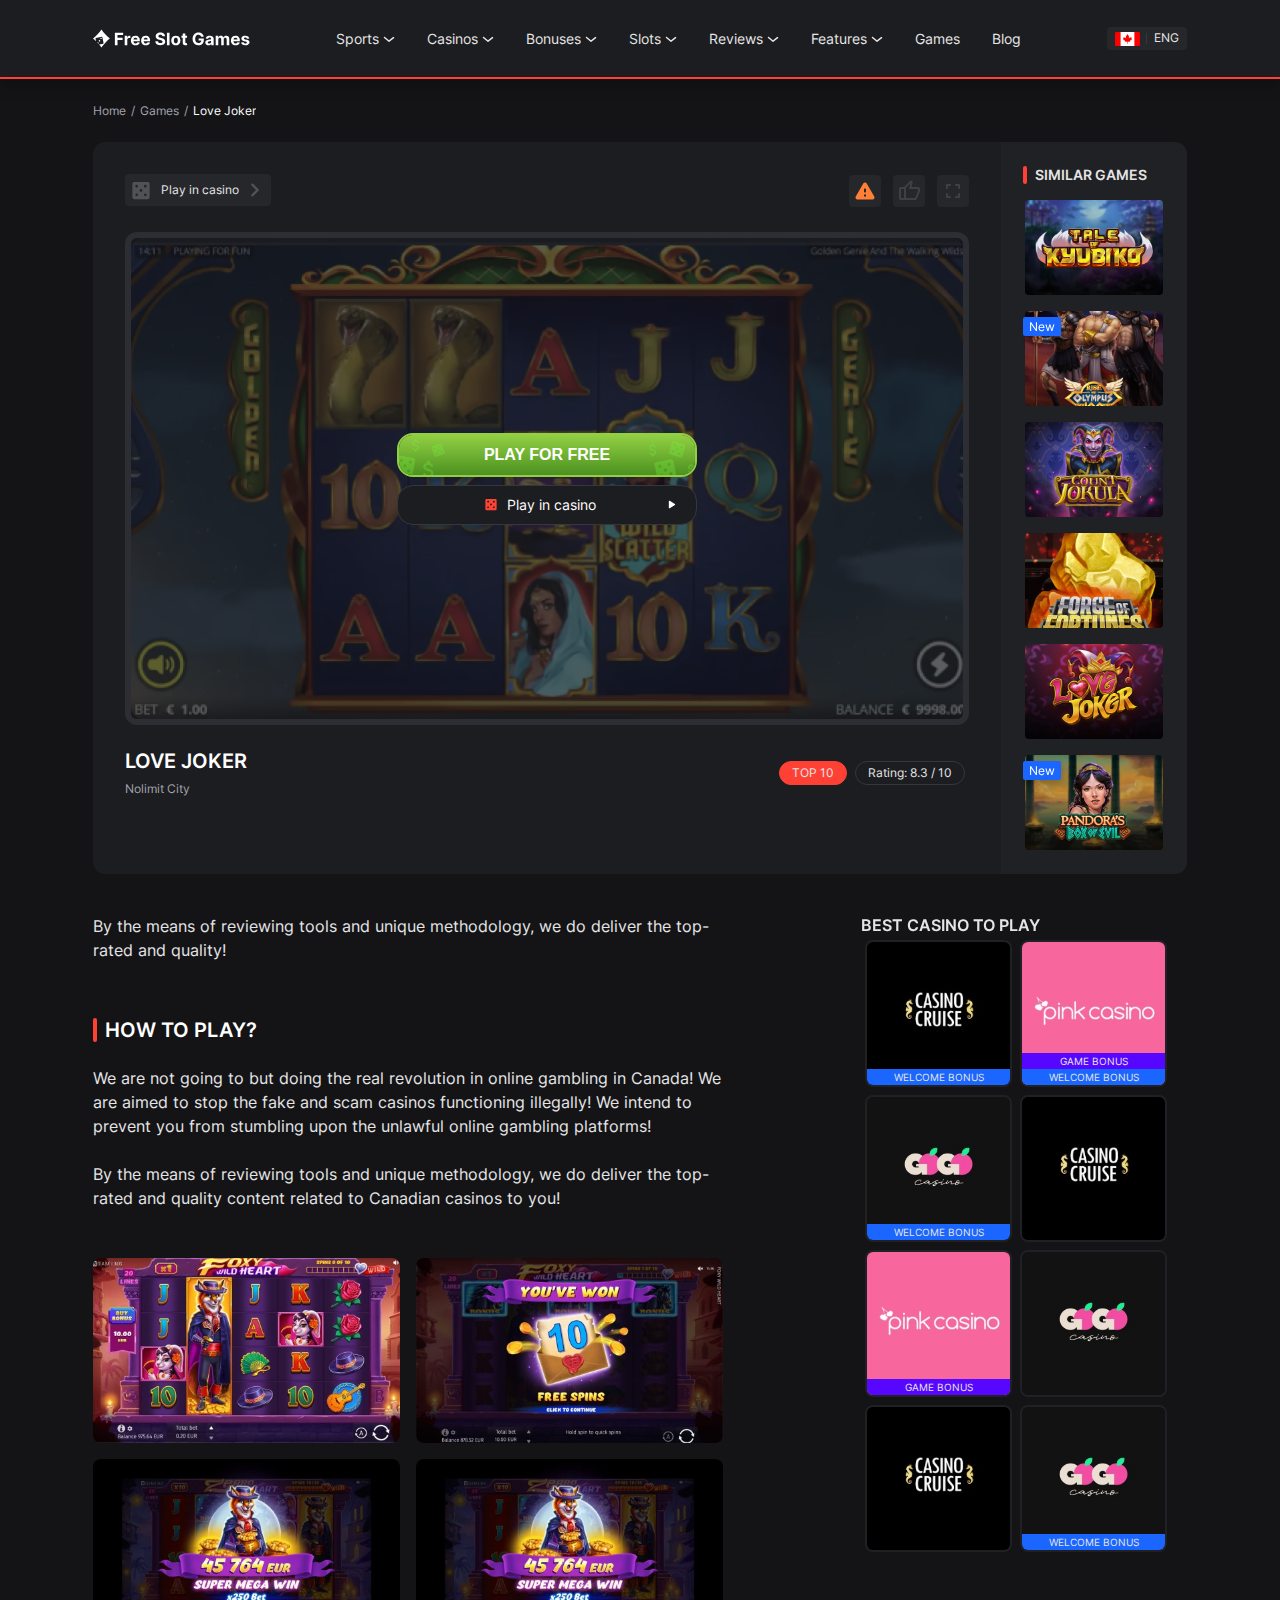
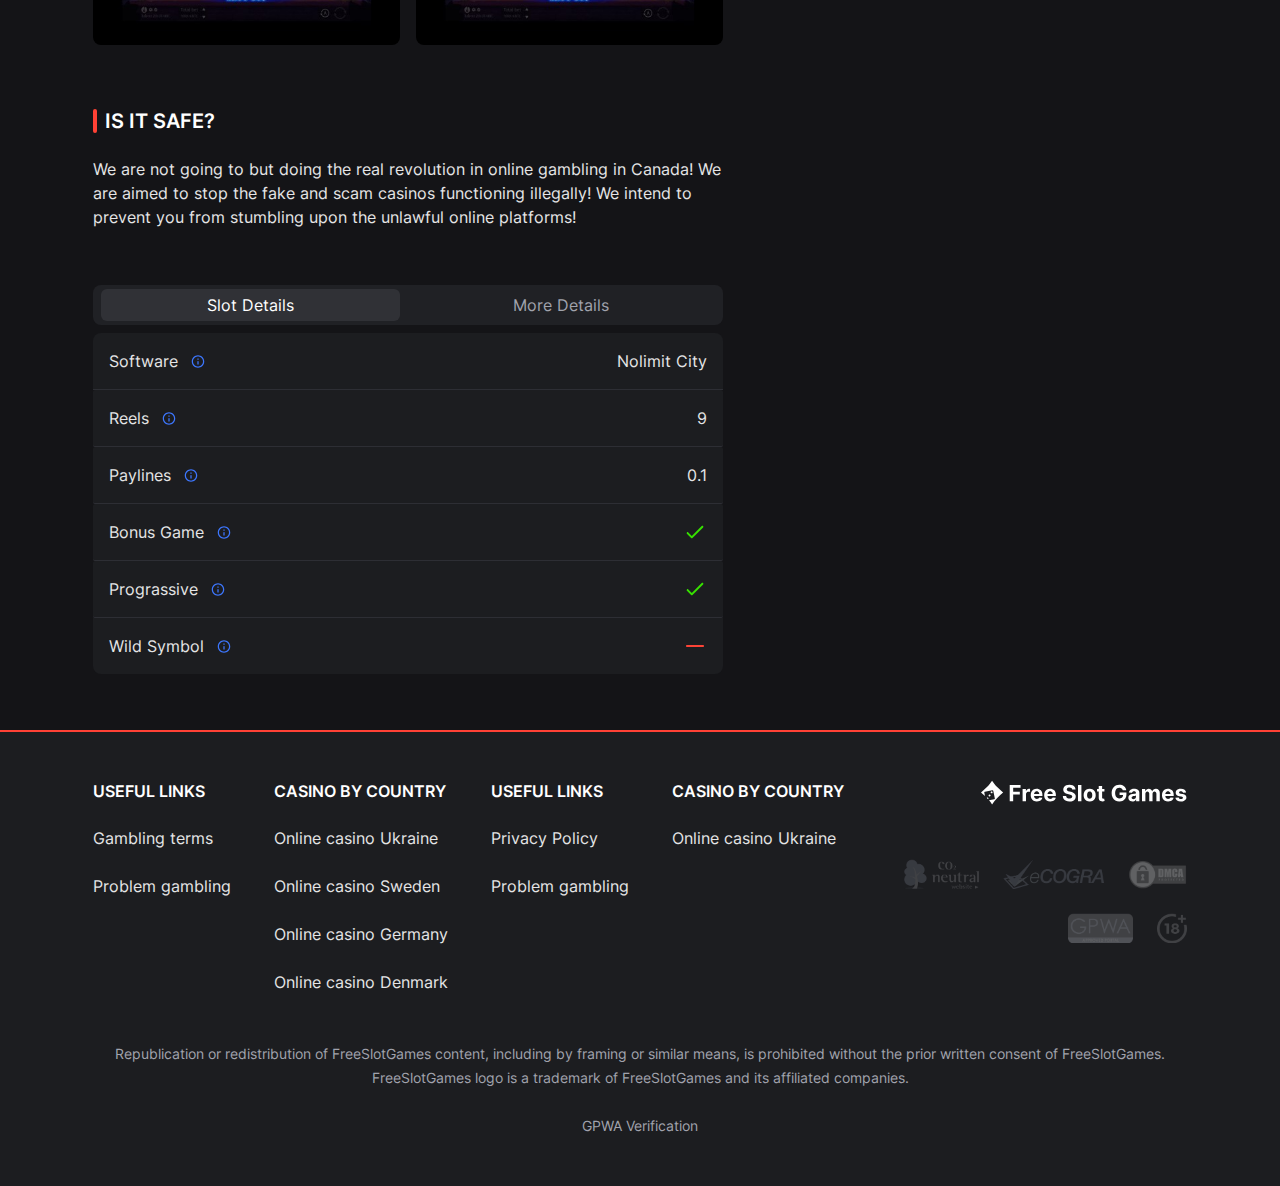
<file: game.html>
<!DOCTYPE html>
<html>

<head>
  <meta charset="UTF-8" />
  <meta name="viewport" content="width=device-width, initial-scale=1.0" />
  <meta http-equiv="X-UA-Compatible" content="ie=edge" />
  <title>Free Slot Games</title>
  <link rel='stylesheet' href='css/swiper-bundle.min.css'>
  <link rel='stylesheet' href='css/stylesheet.css'>
</head>

<body>
  <header class="header">
    <div class="container d-flex align-center justify-space-between">
      <div class="header-logo">
        <a href="/">
          <img srcset="images/logo.svg" alt="Free Slot Games">
        </a>
      </div>
      <div class="header-menu">
        <div class="nav-toggle btn-fab"></div>
        <nav class="header-nav">
          <ul>
            <li class="dropdown menu-collapse">
              <a href="/" class="btn-link-nav dropdown-toggle">Sports</a>
              <ul class="dropdown-menu">
                <li class="dropdown">
                  <a href="/" class="btn-link-nav dropdown-toggle">Free Slots</a>
                  <ul class="dropdown-menu">
                    <li><a href="/" class="btn-link-nav">Microgaming Casinos Slots</a></li>
                    <li><a href="/" class="btn-link-nav">Casinos Slots</a></li>
                    <li><a href="/" class="btn-link-nav">Casinos Slots</a></li>
                  </ul>
                </li>
                <li class="dropdown">
                  <a href="/" class="btn-link-nav dropdown-toggle">Casino Softwares</a>
                  <ul class="dropdown-menu">
                    <li><a href="/" class="btn-link-nav">Microgaming Casinos Slots</a></li>
                    <li><a href="/" class="btn-link-nav">Casinos Slots</a></li>
                    <li><a href="/" class="btn-link-nav">Casinos Slots</a></li>
                  </ul>
                </li>
                <li><a href="/" class="btn-link-nav">Features</a></li>
                <li class="dropdown">
                  <a href="/" class="btn-link-nav">Free Slots</a>
                  <ul class="dropdown-menu">
                    <li><a href="/" class="btn-link-nav">Microgaming Casinos Slots</a></li>
                    <li><a href="/" class="btn-link-nav">Casinos Slots</a></li>
                    <li><a href="/" class="btn-link-nav">Casinos Slots</a></li>
                  </ul>
                </li>
                <li class="dropdown">
                  <a href="/" class="btn-link-nav dropdown-toggle">Casino Softwares</a>
                  <ul class="dropdown-menu">
                    <li><a href="/" class="btn-link-nav">Microgaming Casinos Slots</a></li>
                    <li><a href="/" class="btn-link-nav">Casinos Slots</a></li>
                    <li><a href="/" class="btn-link-nav">Casinos Slots</a></li>
                  </ul>
                </li>
                <li><a href="/" class="btn-link-nav">Features</a></li>
                <li><a href="/" class="btn-link-nav">Free Slots</a></li>
                <li><a href="/" class="btn-link-nav">Casino Softwares</a></li>
                <li><a href="/" class="btn-link-nav">Features</a></li>
              </ul>
            </li>
            <li class="dropdown menu-collapse">
              <a href="/" class="btn-link-nav dropdown-toggle">Casinos</a>
              <ul class="dropdown-menu">
                <li class="dropdown">
                  <a href="/" class="btn-link-nav dropdown-toggle">Free Slots</a>
                  <ul class="dropdown-menu">
                    <li><a href="/" class="btn-link-nav">Microgaming Casinos Slots</a></li>
                    <li><a href="/" class="btn-link-nav">Casinos Slots</a></li>
                    <li><a href="/" class="btn-link-nav">Casinos Slots</a></li>
                  </ul>
                </li>
                <li class="dropdown">
                  <a href="/" class="btn-link-nav dropdown-toggle">Casino Softwares</a>
                  <ul class="dropdown-menu">
                    <li><a href="/" class="btn-link-nav">Microgaming Casinos Slots</a></li>
                    <li><a href="/" class="btn-link-nav">Casinos Slots</a></li>
                    <li><a href="/" class="btn-link-nav">Casinos Slots</a></li>
                  </ul>
                </li>
                <li><a href="/" class="btn-link-nav">Free Slots</a></li>
                <li><a href="/" class="btn-link-nav">Casino Softwares</a></li>
                <li><a href="/" class="btn-link-nav">Features</a></li>
              </ul>
            </li>
            <li class="dropdown menu-collapse">
              <a href="/" class="btn-link-nav dropdown-toggle">Bonuses</a>
              <ul class="dropdown-menu">
                <li class="dropdown">
                  <a href="/" class="btn-link-nav dropdown-toggle">Free Slots</a>
                  <ul class="dropdown-menu">
                    <li><a href="/" class="btn-link-nav">Microgaming Casinos Slots</a></li>
                    <li><a href="/" class="btn-link-nav">Casinos Slots</a></li>
                    <li><a href="/" class="btn-link-nav">Casinos Slots</a></li>
                  </ul>
                </li>
                <li><a href="/" class="btn-link-nav">Features</a></li>
                <li><a href="/" class="btn-link-nav">Free Slots</a></li>
                <li><a href="/" class="btn-link-nav">Casino Softwares</a></li>
                <li><a href="/" class="btn-link-nav">Features</a></li>
              </ul>
            </li>
            <li class="dropdown menu-collapse">
              <a href="/" class="btn-link-nav dropdown-toggle">Slots</a>
              <ul class="dropdown-menu">
                <li><a href="/" class="btn-link-nav dropdown-toggle">Features</a></li>
                <li class="dropdown">
                  <a href="/" class="btn-link-nav dropdown-toggle">Free Slots</a>
                  <ul class="dropdown-menu">
                    <li><a href="/" class="btn-link-nav">Microgaming Casinos Slots</a></li>
                    <li><a href="/" class="btn-link-nav">Casinos Slots</a></li>
                    <li><a href="/" class="btn-link-nav">Casinos Slots</a></li>
                  </ul>
                </li>
                <li class="dropdown">
                  <a href="/" class="btn-link-nav dropdown-toggle">Casino Softwares</a>
                  <ul class="dropdown-menu">
                    <li><a href="/" class="btn-link-nav">Microgaming Casinos Slots</a></li>
                    <li><a href="/" class="btn-link-nav">Casinos Slots</a></li>
                    <li><a href="/" class="btn-link-nav">Casinos Slots</a></li>
                  </ul>
                </li>
                <li><a href="/" class="btn-link-nav">Features</a></li>
                <li><a href="/" class="btn-link-nav">Casino Softwares</a></li>
              </ul>
            </li>
            <li class="dropdown menu-collapse">
              <a href="/" class="btn-link-nav dropdown-toggle">Reviews</a>
              <ul class="dropdown-menu">
                <li class="dropdown">
                  <a href="/" class="btn-link-nav dropdown-toggle">Free Slots</a>
                  <ul class="dropdown-menu">
                    <li><a href="/" class="btn-link-nav">Microgaming Casinos Slots</a></li>
                    <li><a href="/" class="btn-link-nav">Casinos Slots</a></li>
                    <li><a href="/" class="btn-link-nav">Casinos Slots</a></li>
                  </ul>
                </li>
                <li class="dropdown">
                  <a href="/" class="btn-link-nav dropdown-toggle">Casino Softwares</a>
                  <ul class="dropdown-menu">
                    <li><a href="/" class="btn-link-nav">Microgaming Casinos Slots</a></li>
                    <li><a href="/" class="btn-link-nav">Casinos Slots</a></li>
                    <li><a href="/" class="btn-link-nav">Casinos Slots</a></li>
                  </ul>
                </li>
                <li><a href="/" class="btn-link-nav">Features</a></li>
              </ul>
            </li>
            <li class="dropdown menu-collapse">
              <a href="/" class="btn-link-nav dropdown-toggle">Features</a>
              <ul class="dropdown-menu">
                <li><a href="/" class="btn-link-nav">Features</a></li>
                <li><a href="/" class="btn-link-nav">Free Slots</a></li>
                <li><a href="/" class="btn-link-nav">Casino Softwares</a></li>
                <li><a href="/" class="btn-link-nav">Features</a></li>
              </ul>
            </li>
            <li><a href="/" class="btn-link-nav">Games</a></li>
            <li><a href="/" class="btn-link-nav">Blog</a></li>
          </ul>
        </nav>
      </div>
      <div class="header-locale">
        <a href="#localeModal" class="btn-fab jsModalTrigger">
          <span>
            <img src="/images/locales/Canada.png" alt="Canada">
          </span>
          <span>
            ENG
          </span>
        </a>
      </div>
    </div>
  </header>

  <div class="game-page">
    <div class="breadcrumbs">
      <div class="container">
        <ul>
          <li>
            <a href="/" class="btn-link-nav">Home</a>
          </li>
          <li>
            <a href="/" class="btn-link-nav">Games</a>
          </li>
          <li>
            <span>Love Joker</span>
          </li>
        </ul>
      </div>
    </div>

    <div class="game-container">
      <div class="container">
        <div class="game-content">
          <div class="game-block">
            <div class="game-demo-wrapper">
              <div class="game-demo">
                <div class="game-actions">
                  <div>
                    <a href="" class="btn-secondary"><i class="fs fs-casino mr-2"></i><span>Play in casino</span><i class="fs fs-arrow ml-1"></i></a>
                  </div>
                  <div class="d-flex flex-row align-center justify-end">
                    <a href="#reportModal" class="btn-fab btn-report jsModalTrigger"><i class="fs fs-report"></i></a>
                    <button class="btn-fab btn-like"><i class="fs fs-like"></i><i class="fs fs-liked"></i></button>
                    <button class="btn-fab btn-fullscreen"><i class="fs fs-fullscreen"></i><i class="fs fs-fullscreen-exit"></i></button>
                  </div>
                </div>
                <div class="game-media">
                  <div class="game-demo-iframe">
                    <iframe id="iframe" tabindex="0" frameborder="0" scrolling="no"
                    data-game="https://demogamesfree.pragmaticplay.net/gs2c/openGame.do?gameSymbol=vs20olympgate&amp;websiteUrl=https%3A%2F%2Fdemogamesfree.pragmaticplay.net&amp;jurisdiction=99&amp;lobby_url=https%3A%2F%2Fwww.pragmaticplay.com%2Fen%2F&amp;lang=RO&amp;cur=EUR"
                    style="border:none;" loading="lazy"></iframe>
                  </div>
                  <div class="game-thumbnail">
                    <img src="/images/post/game-thumb.jpg" alt="" loading="lazy">
                    <div class="game-thumbnail-actions">
                      <button class="btn-primary btn-play-game">Play for free</button>
                      <a href="/" class="btn-secondary"><i class="fs fs-casino"></i><span>Play in casino</span><i class="fs fs-play"></i></a>
                    </div>
                  </div>
                </div>
              </div>
            </div>
          </div>
          <div class="game-info">
            <div>
              <h1 class="game-name title-2 text-white mb-2 mb-xs-4">Love Joker</h1>
              <div class="game-author text-sm text-grey mb-xs-2">Nolimit City</div>
            </div>
            <div class="game-chip-group">
              <span class="chip chip-top">TOP 10</span>
              <span class="chip">Rating: 8.3 / 10</span>
            </div>
          </div>
        </div>
        <div class="similar-games">
          <div class="game-title subtitle-1">
            SIMILAR GAMES
          </div>
          <div class="swiper game-similar-slider">
            <div class="swiper-wrapper">
              <div class="swiper-slide">
                <div class="slot-item">
                  <a href="/" class="slot-image">
                    <picture>
                      <source srcset="/images/thumbs/slot-8.webp" type="image/webp">
                      <img src="/images/thumbs/slot-8.jpg" alt="" loading="lazy">
                    </picture>
                  </a>
                </div>
              </div>
              <div class="swiper-slide">
                <div class="slot-item">
                  <a href="/" class="slot-image">
                    <span class="topleft-chip">New</span>
                    <picture>
                      <img src="/images/thumbs/slot-9.png" alt="" loading="lazy">
                    </picture>
                  </a>
                </div>
              </div>
              <div class="swiper-slide">
                <div class="slot-item">
                  <a href="/" class="slot-image">
                    <picture>
                      <img src="/images/thumbs/slot-10.jpg" alt="" loading="lazy">
                    </picture>
                  </a>
                </div>
              </div>
              <div class="swiper-slide">
                <div class="slot-item">
                  <a href="/" class="slot-image">
                    <picture>
                      <img src="/images/thumbs/slot-11.png" alt="" loading="lazy">
                    </picture>
                  </a>
                </div>
              </div>
              <div class="swiper-slide">
                <div class="slot-item">
                    <a href="/" class="slot-image">
                    <picture>
                      <img src="/images/thumbs/slot-12.jpg" alt="" loading="lazy">
                    </picture>
                  </a>
                </div>
              </div>
              <div class="swiper-slide">
                <div class="slot-item">
                    <a href="/" class="slot-image">
                    <span class="topleft-chip">New</span>
                    <picture>
                      <img src="/images/thumbs/slot-13.jpg" alt="" loading="lazy">
                    </picture>
                  </a>
                </div>
              </div>
            </div>
          </div>
        </div>
      </div>
    </div>


    <div class="post-content">
      <div class="container">
        <div class="post-container">
          <div class="post-left">
            <div class="post-wrapper">
              <div class="post-content">
                <div class="post-text-wrap">
                  <div class="post-text">
                    <p>
                      By the means of reviewing tools and unique methodology, we do deliver the top-rated and quality!
                    </p>
                    <h2 class="game-title">
                      How to play?
                    </h2>
                    <p>
                      We are not going to but doing the real revolution in online gambling in Canada! We are aimed to stop the fake and scam
                      casinos functioning illegally! We intend to prevent you from stumbling upon the unlawful online gambling platforms!
                    </p>
                    <p>
                      By the means of reviewing tools and unique methodology, we do deliver the top-rated and quality content related to
                      Canadian casinos to you!
                    </p>
                    <div class="images-grid">
                      <picture>
                        <!-- <source srcset="/images/post/post-1.webp" type="image/webp"> -->
                        <img src="/images/post/game-1.jpg" alt="" loading="lazy">
                      </picture>
                      <picture>
                        <!-- <source srcset="/images/post/post-2.webp" type="image/webp"> -->
                        <img src="/images/post/game-2.jpg" alt="" loading="lazy">
                      </picture>
                      <picture>
                        <!-- <source srcset="/images/post/post-2.webp" type="image/webp"> -->
                        <img src="/images/post/game-3.jpg" alt="" loading="lazy">
                      </picture>
                      <picture>
                        <!-- <source srcset="/images/post/post-2.webp" type="image/webp"> -->
                        <img src="/images/post/game-4.jpg" alt="" loading="lazy">
                      </picture>
                    </div>
                    <h2 class="game-title">
                      Is it safe?
                    </h2>
                    <p>
                      We are not going to but doing the real revolution in online gambling in Canada! We are aimed to stop the fake and scam
                      casinos functioning illegally! We intend to prevent you from stumbling upon the unlawful online platforms!
                    </p>
                    <div class="post-tabs">
                      <div class="tabs-wrapper">
                        <ul class="tabs">
                          <li data-tab-target="#slot_details" class="tab active">Slot Details</li>
                          <li data-tab-target="#more_details" class="tab">More Details</li>
                        </ul>
                      </div>
                      <div class="tab-content">
                        <div id="slot_details" data-tab-content class="active">
                          <table class="table table-borderless">
                            <tbody>
                              <tr>
                                <td>
                                  <div>
                                    <span>Software</span>
                                    <i class="fs fs-info-blue" title="Short exportation for user on the site"></i>
                                  </div>
                                </td>
                                <td>Nolimit City</td>
                              </tr>
                              <tr>
                                <td>
                                  <div>
                                    <span>Reels</span>
                                    <i class="fs fs-info-blue" title="Short exportation for user on the site"></i>
                                  </div>
                                </td>
                                <td>9</td>
                              </tr>
                              <tr>
                                <td>
                                  <div>
                                    <span>Paylines</span>
                                    <i class="fs fs-info-blue" title="Short exportation for user on the site"></i>
                                  </div>
                                </td>
                                <td>0.1</td>
                              </tr>
                              <tr>
                                <td>
                                  <div>
                                    <span>Bonus Game</span>
                                    <i class="fs fs-info-blue" title="Short exportation for user on the site"></i>
                                  </div>
                                </td>
                                <td><i class="fs fs-pros"></i></td>
                              </tr>
                              <tr>
                                <td>
                                  <div>
                                    <span>Prograssive</span>
                                    <i class="fs fs-info-blue" title="Short exportation for user on the site"></i>
                                  </div>
                                </td>
                                <td><i class="fs fs-pros"></i></td>
                              </tr>
                              <tr>
                                <td>
                                  <div>
                                    <span>Wild Symbol</span>
                                    <i class="fs fs-info-blue" title="Short exportation for user on the site"></i>
                                  </div>
                                </td>
                                <td><i class="fs fs-cons"></i></td>
                              </tr>
                            </tbody>
                          </table>
                        </div>
                        <div id="more_details" data-tab-content class="">
                          <table class="table table-borderless">
                            <tbody>
                              <tr>
                                <td>
                                  <div>
                                    <span>Software</span>
                                    <i class="fs fs-info-blue" title="Short exportation for user on the site"></i>
                                  </div>
                                </td>
                                <td>Nolimit City</td>
                              </tr>
                              <tr>
                                <td>
                                  <div>
                                    <span>Prograssive</span>
                                    <i class="fs fs-info-blue" title="Short exportation for user on the site"></i>
                                  </div>
                                </td>
                                <td><i class="fs fs-pros"></i></td>
                              </tr>
                              <tr>
                                <td>
                                  <div>
                                    <span>Wild Symbol</span>
                                    <i class="fs fs-info-blue" title="Short exportation for user on the site"></i>
                                  </div>
                                </td>
                                <td><i class="fs fs-cons"></i></td>
                              </tr>
                            </tbody>
                          </table>
                        </div>
                      </div>
                    </div>
                  </div>
                </div>
              </div>
            </div>
          </div>
          <div class="post-right">
            <div class="title-4">Best casino to play</div>
            <div class="best-list">
              <div class="swiper best-slider">
                <div class="swiper-wrapper">
                  <div class="swiper-slide">
                    <a href="/" class="best-item">
                      <img src="/images/post/best-1.jpg" alt="">
                      <div class="best-bonus-group">
                        <div class="best-bonus">WELCOME BONUS</div>
                      </div>
                    </a>
                  </div>
                  <div class="swiper-slide">
                    <a href="/" class="best-item">
                      <img src="/images/post/best-2.jpg" alt="">
                      <div class="best-bonus-group">
                        <div class="best-bonus bonus-purple">GAME BONUS</div>
                        <div class="best-bonus">WELCOME BONUS</div>
                      </div>
                    </a>
                  </div>
                  <div class="swiper-slide">
                    <a href="/" class="best-item">
                      <img src="/images/post/best-3.jpg" alt="">
                      <div class="best-bonus-group">
                        <div class="best-bonus">WELCOME BONUS</div>
                      </div>
                    </a>
                  </div>
                  <div class="swiper-slide">
                    <a href="/" class="best-item">
                      <img src="/images/post/best-1.jpg" alt="">
                    </a>
                  </div>
                  <div class="swiper-slide">
                    <a href="/" class="best-item">
                      <img src="/images/post/best-2.jpg" alt="">
                      <div class="best-bonus-group">
                        <div class="best-bonus bonus-purple">GAME BONUS</div>
                      </div>
                    </a>
                  </div>
                  <div class="swiper-slide">
                    <a href="/" class="best-item">
                      <img src="/images/post/best-3.jpg" alt="">
                    </a>
                  </div>
                  <div class="swiper-slide">
                    <a href="/" class="best-item">
                      <img src="/images/post/best-1.jpg" alt="">
                    </a>
                  </div>
                  <div class="swiper-slide">
                    <a href="/" class="best-item">
                      <img src="/images/post/best-3.jpg" alt="">
                      <div class="best-bonus-group">
                        <div class="best-bonus">WELCOME BONUS</div>
                      </div>
                    </a>
                  </div>
                </div>
              </div>
            </div>
          </div>
        </div>
      </div>
    </div>


  </div>

  <footer class="footer">
    <div class="container">
      <div class="footer-links">
        <div class="footer-title">Useful links</div>
        <a href="/">Gambling terms</a>
        <a href="/">Problem gambling</a>
      </div>
      <div class="footer-links">
        <div class="footer-title">CAsino by country</div>
        <a href="/">Online casino Ukraine</a>
        <a href="/">Online casino Sweden</a>
        <a href="/">Online casino Germany</a>
        <a href="/">Online casino Denmark</a>
      </div>
      <div class="footer-links">
        <div class="footer-title">Useful links</div>
        <a href="/">Privacy Policy</a>
        <a href="/">Problem gambling</a>
      </div>
      <div class="footer-links">
        <div class="footer-title">CAsino by country</div>
        <a href="/">Online casino Ukraine</a>
      </div>
      <div class="footer-right">
        <a href="/" class="footer-logo"><img src="images/logo.svg" alt=""></a>
        <div class="footer-icons">
          <img src="/images/footer-neutral.png" alt="">
          <img src="/images/footer-ecogra.png" alt="">
          <img src="/images/footer-dmca.png" alt="">
          <img src="/images/footer-gpwa.png" alt="">
          <img src="/images/footer-18.png" alt="">
        </div>
      </div>
    </div>
    <div class="container">
      <div class="footer-about subtitle-2 text-grey text-center">
        <p>
          Republication or redistribution of FreeSlotGames content, including by framing or similar means, is prohibited
          without
          the prior written consent of FreeSlotGames. FreeSlotGames logo is a trademark of FreeSlotGames and its
          affiliated
          companies.
        </p>
        <p>
          GPWA Verification
        </p>
      </div>
    </div>
  </footer>

  <div id="localeModal" class="modal locale-modal">
    <div class="modal__overlay jsOverlay"></div>
    <div class="modal__container">
      <button class="modal__close jsModalClose"><i class="fs fs-close"></i></button>
      <div class="modal-content">
        <div class="modal-body">
          <div class="locale-country pb-8">
            <div class="title-4 text-center text-white mb-4">Country</div>
            <ul class="country-list">
              <li><a href="/" class="active"><img src="/images/locales/Canada.png" alt=""></a></li>
              <li><a href="/"><img src="/images/locales/Ukraine.png" alt=""></a></li>
              <li><a href="/"><img src="/images/locales/GB.png" alt=""></a></li>
              <li><a href="/"><img src="/images/locales/USA.png" alt=""></a></li>
              <li><a href="/"><img src="/images/locales/Brasil.png" alt=""></a></li>
            </ul>
          </div>
          <div class="locale-language">
            <div class="title-4 text-center text-white mb-6">Language</div>
            <ul class="language-list">
              <li><a href="/" class="active">English</a></li>
              <li><a href="/">Ukrainian</a></li>
              <li><a href="/">Espaniol</a></li>
              <li><a href="/">Polish</a></li>
              <li><a href="/">German</a></li>
            </ul>
          </div>
        </div>
      </div>
    </div>
  </div>

  <div id="reportModal" class="modal report-modal">
    <div class="modal__overlay jsOverlay"></div>
    <div class="modal__container">
      <div class="modal-content">
        <div class="modal-body">
          <form class="report-form">
            <div class="form-group">
              <label for="report-message">Describe your problem:</label>
              <textarea name="report-message" id="report-message" rows="4" placeholder="Please write your text"></textarea>
            </div>
            <div class="report-form-actions">
              <button type="button" class="btn btn-secondary jsModalClose">Close</button>
              <button type="button" class="btn btn-default">Send <i class="fs fs-forward fs-md"></i></button>
            </div>
          </form>
        </div>
      </div>
    </div>
  </div>


  <script src="js/swiper-bundle.min.js"></script>
  <script src="js/main.js"></script>

</body>

</html>
</file>
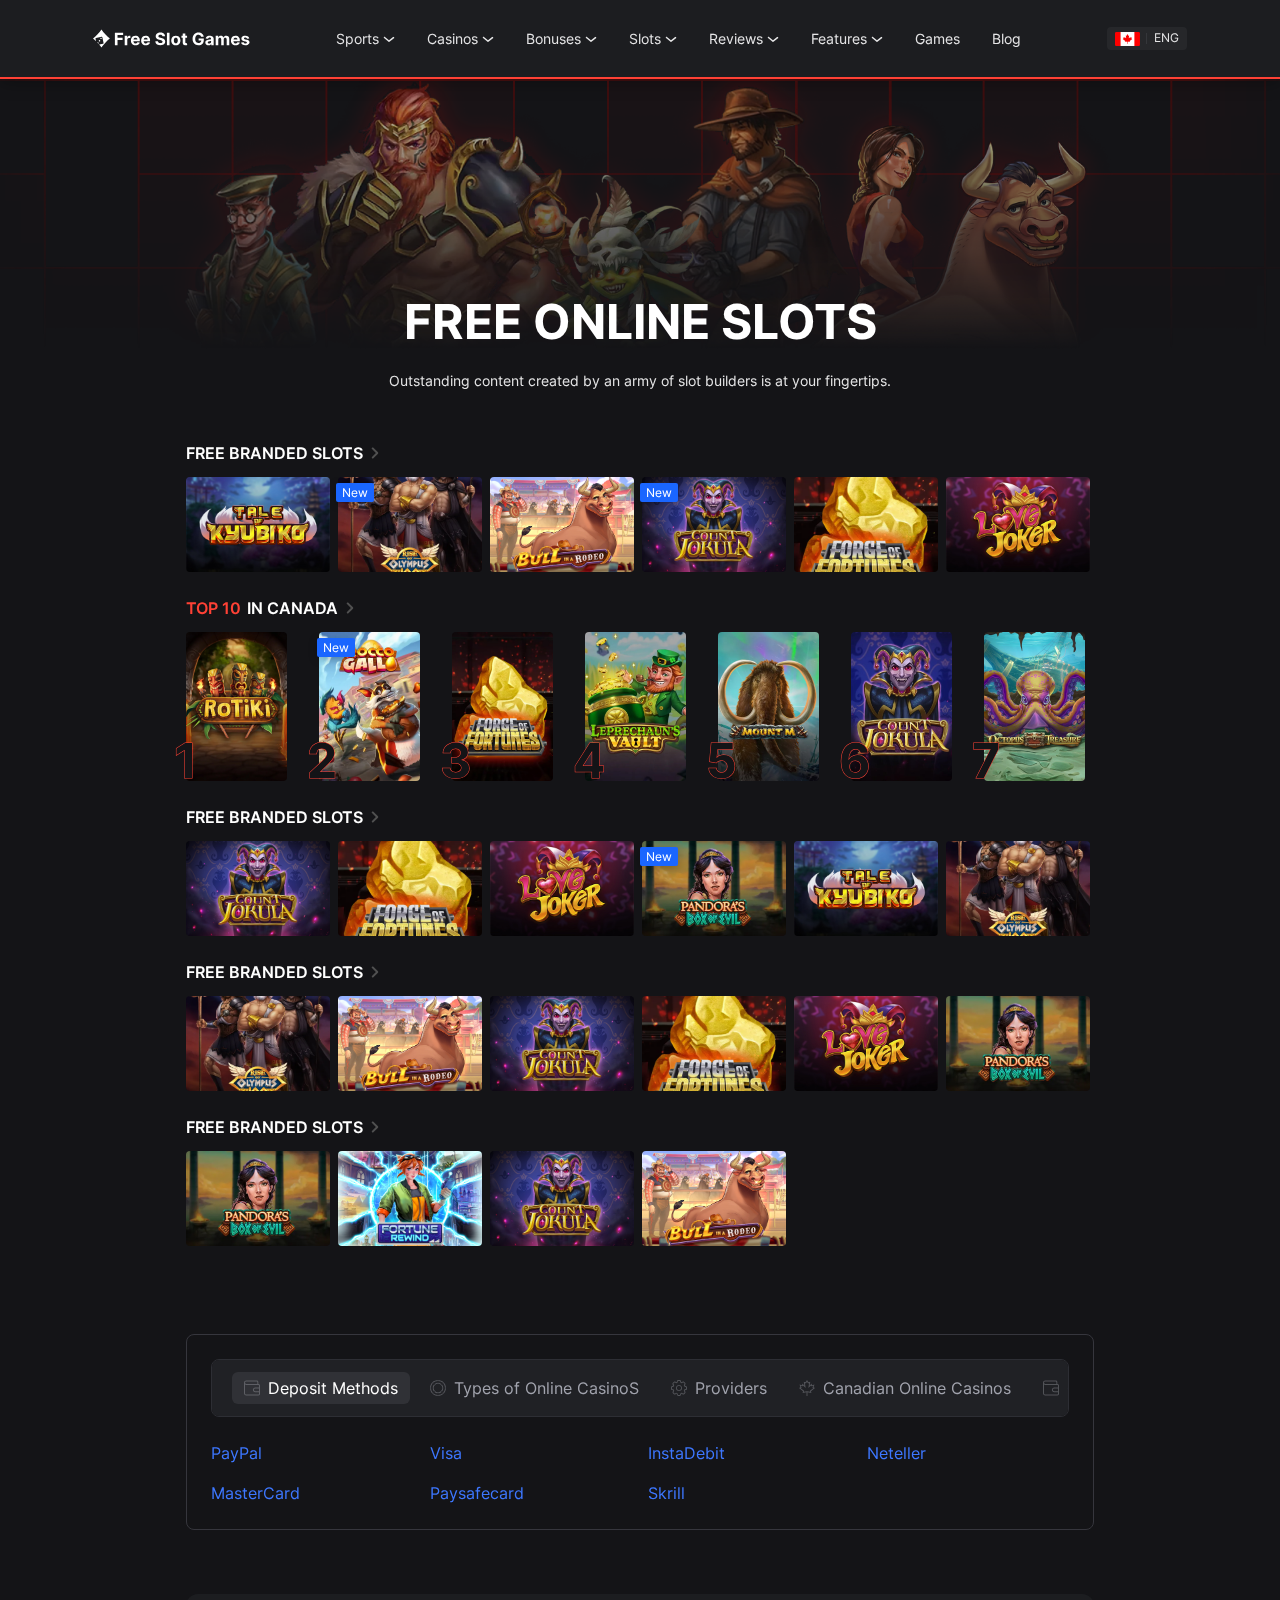
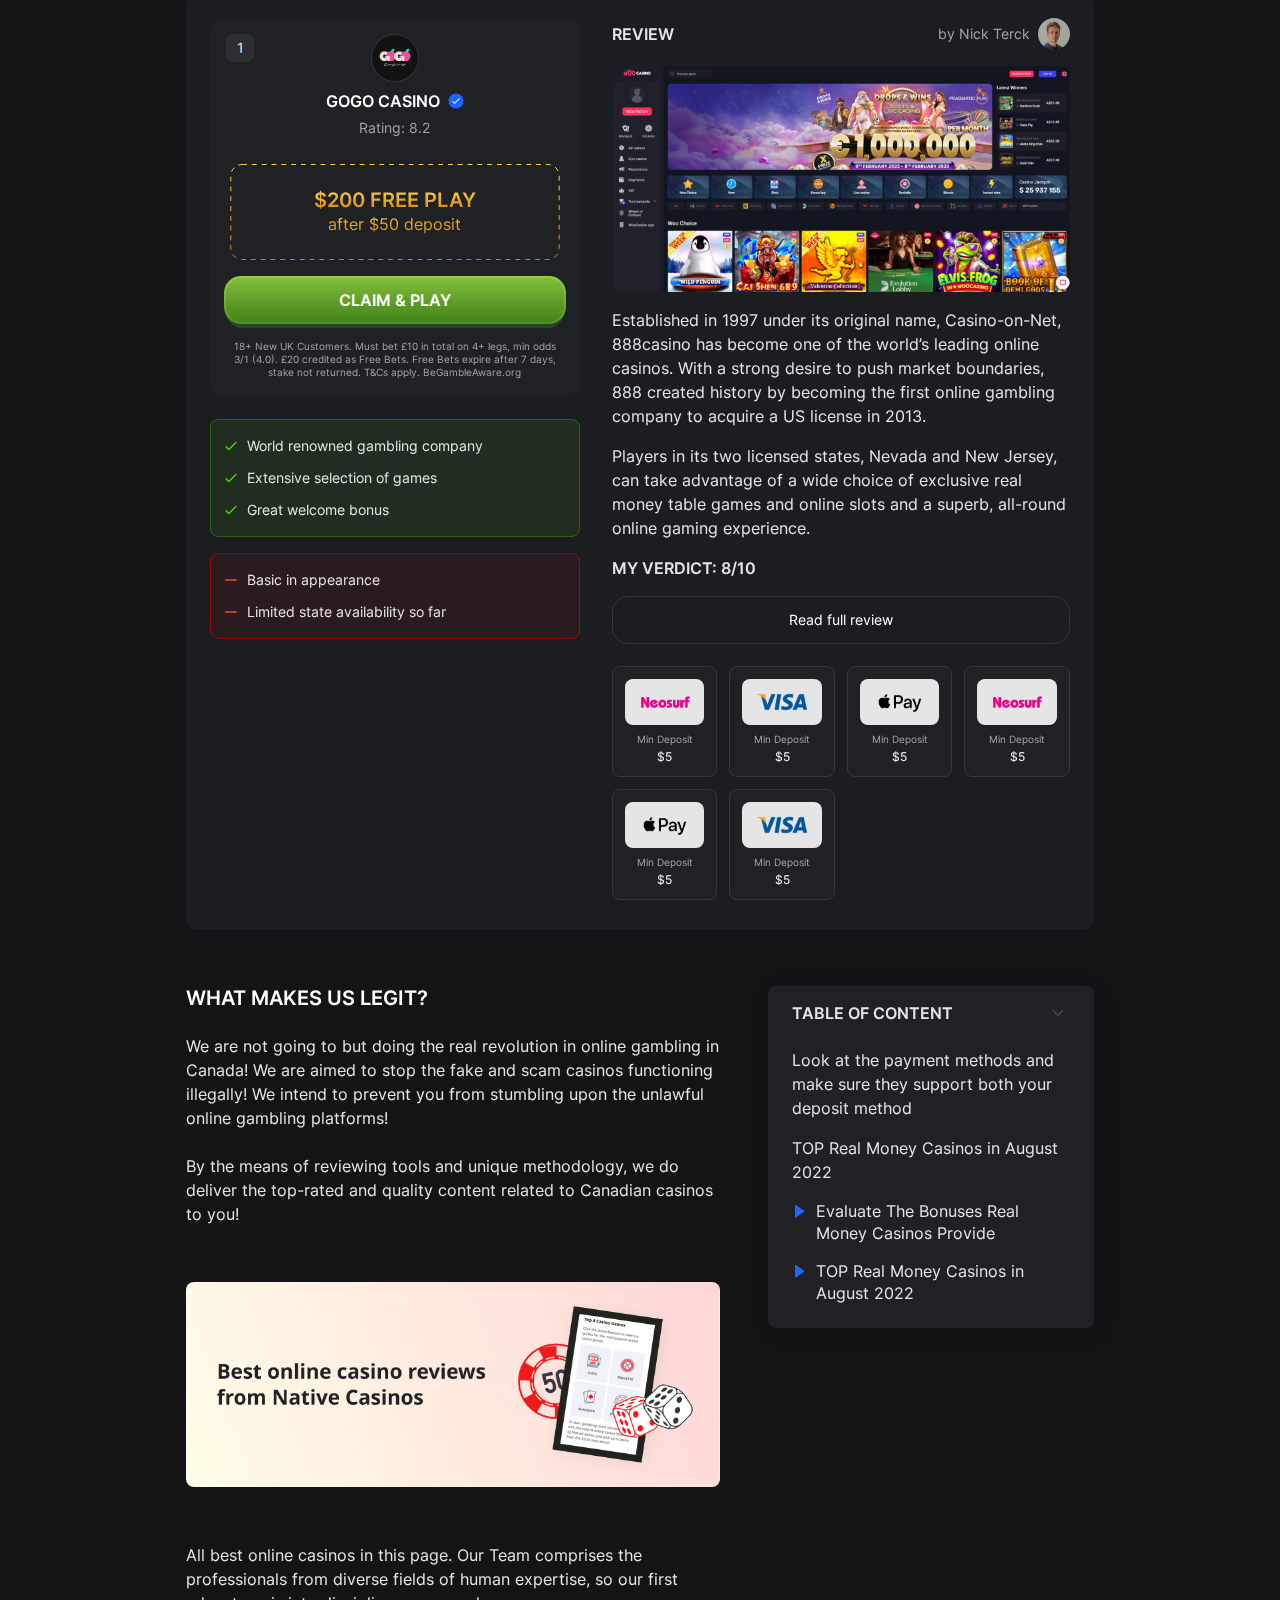
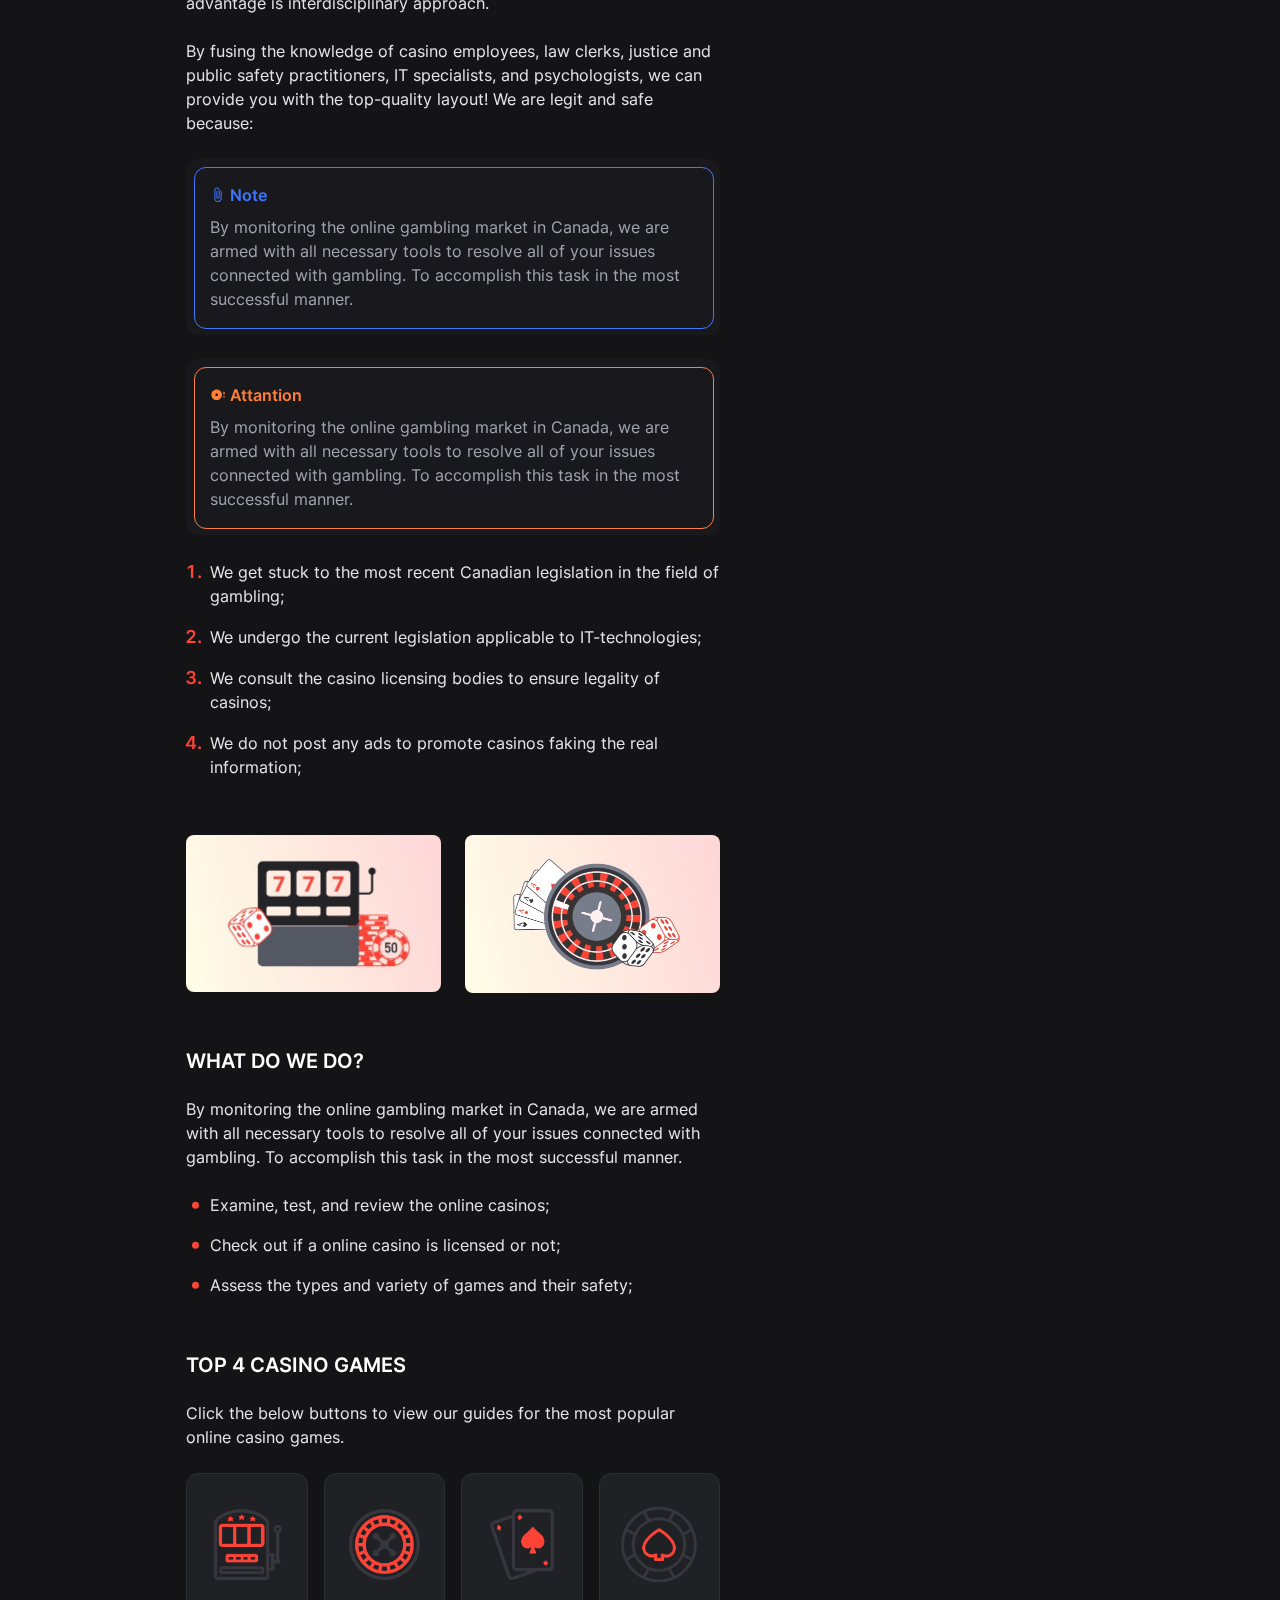
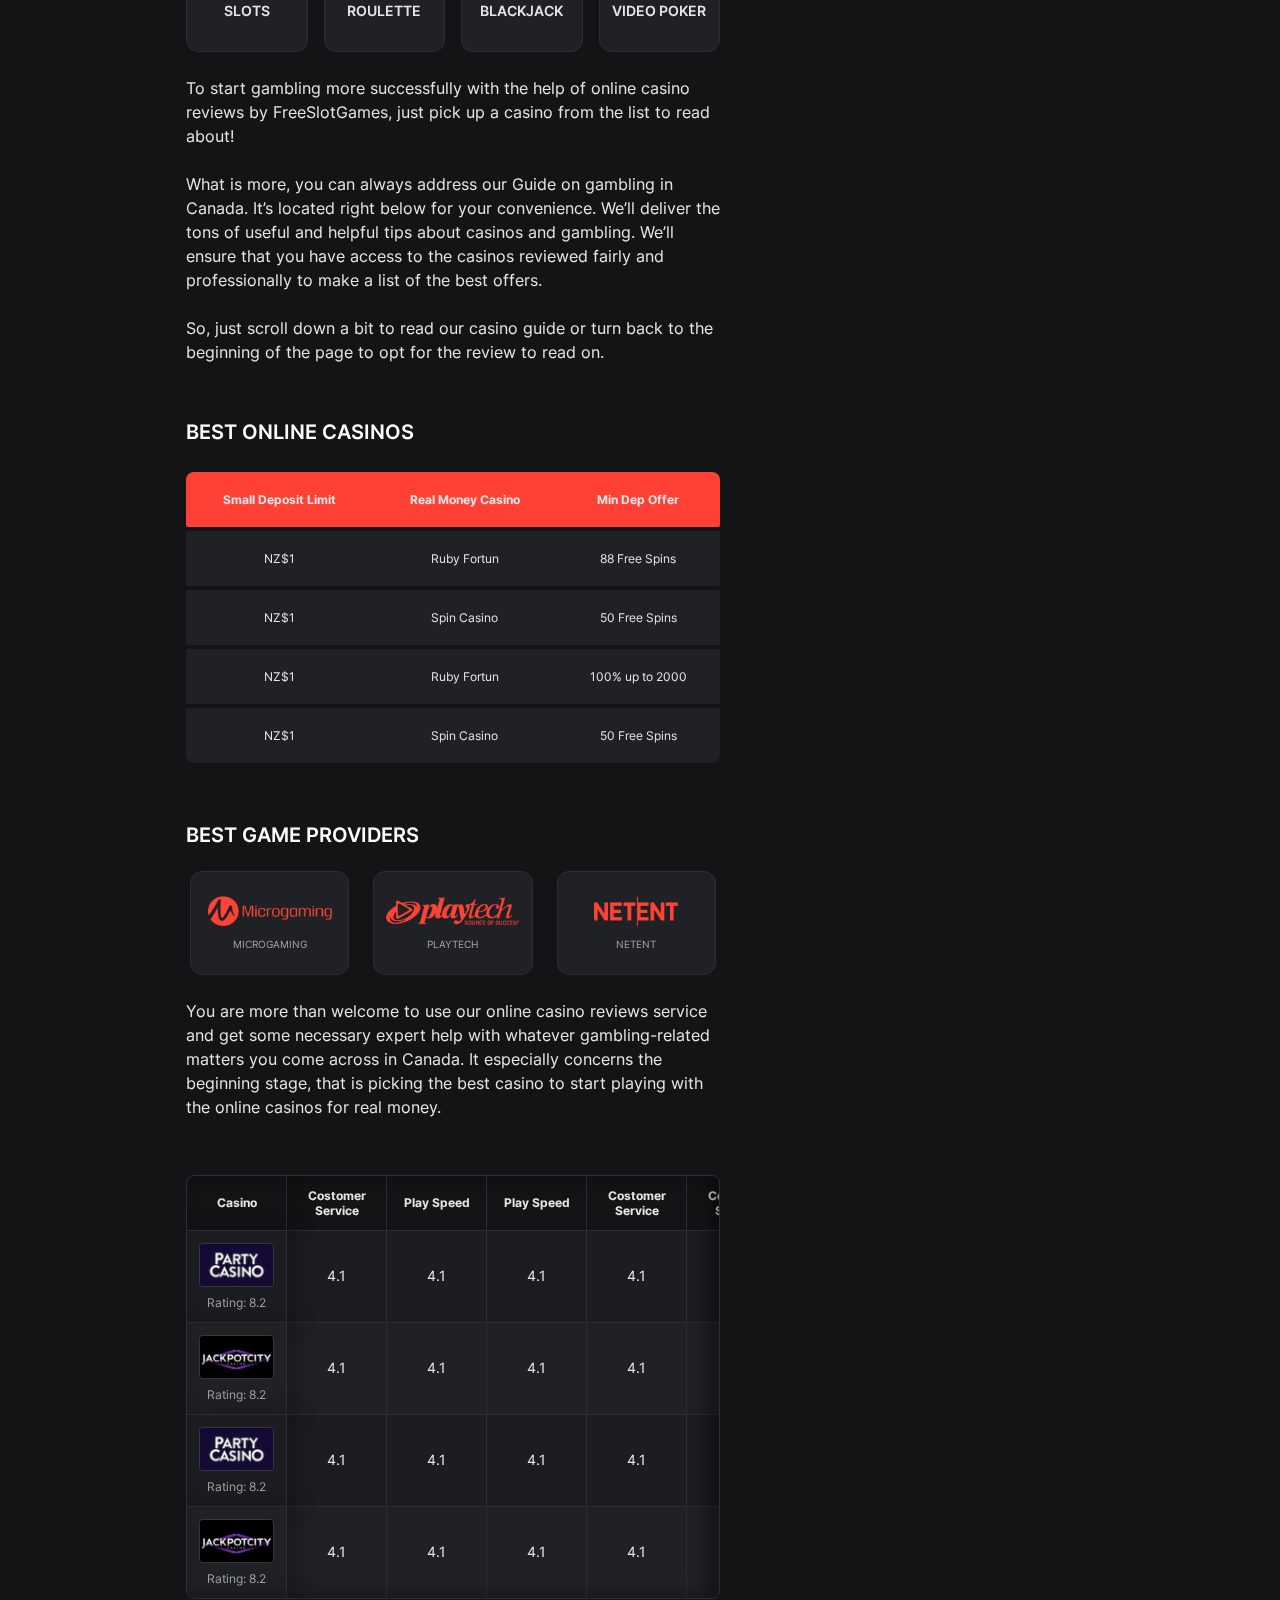
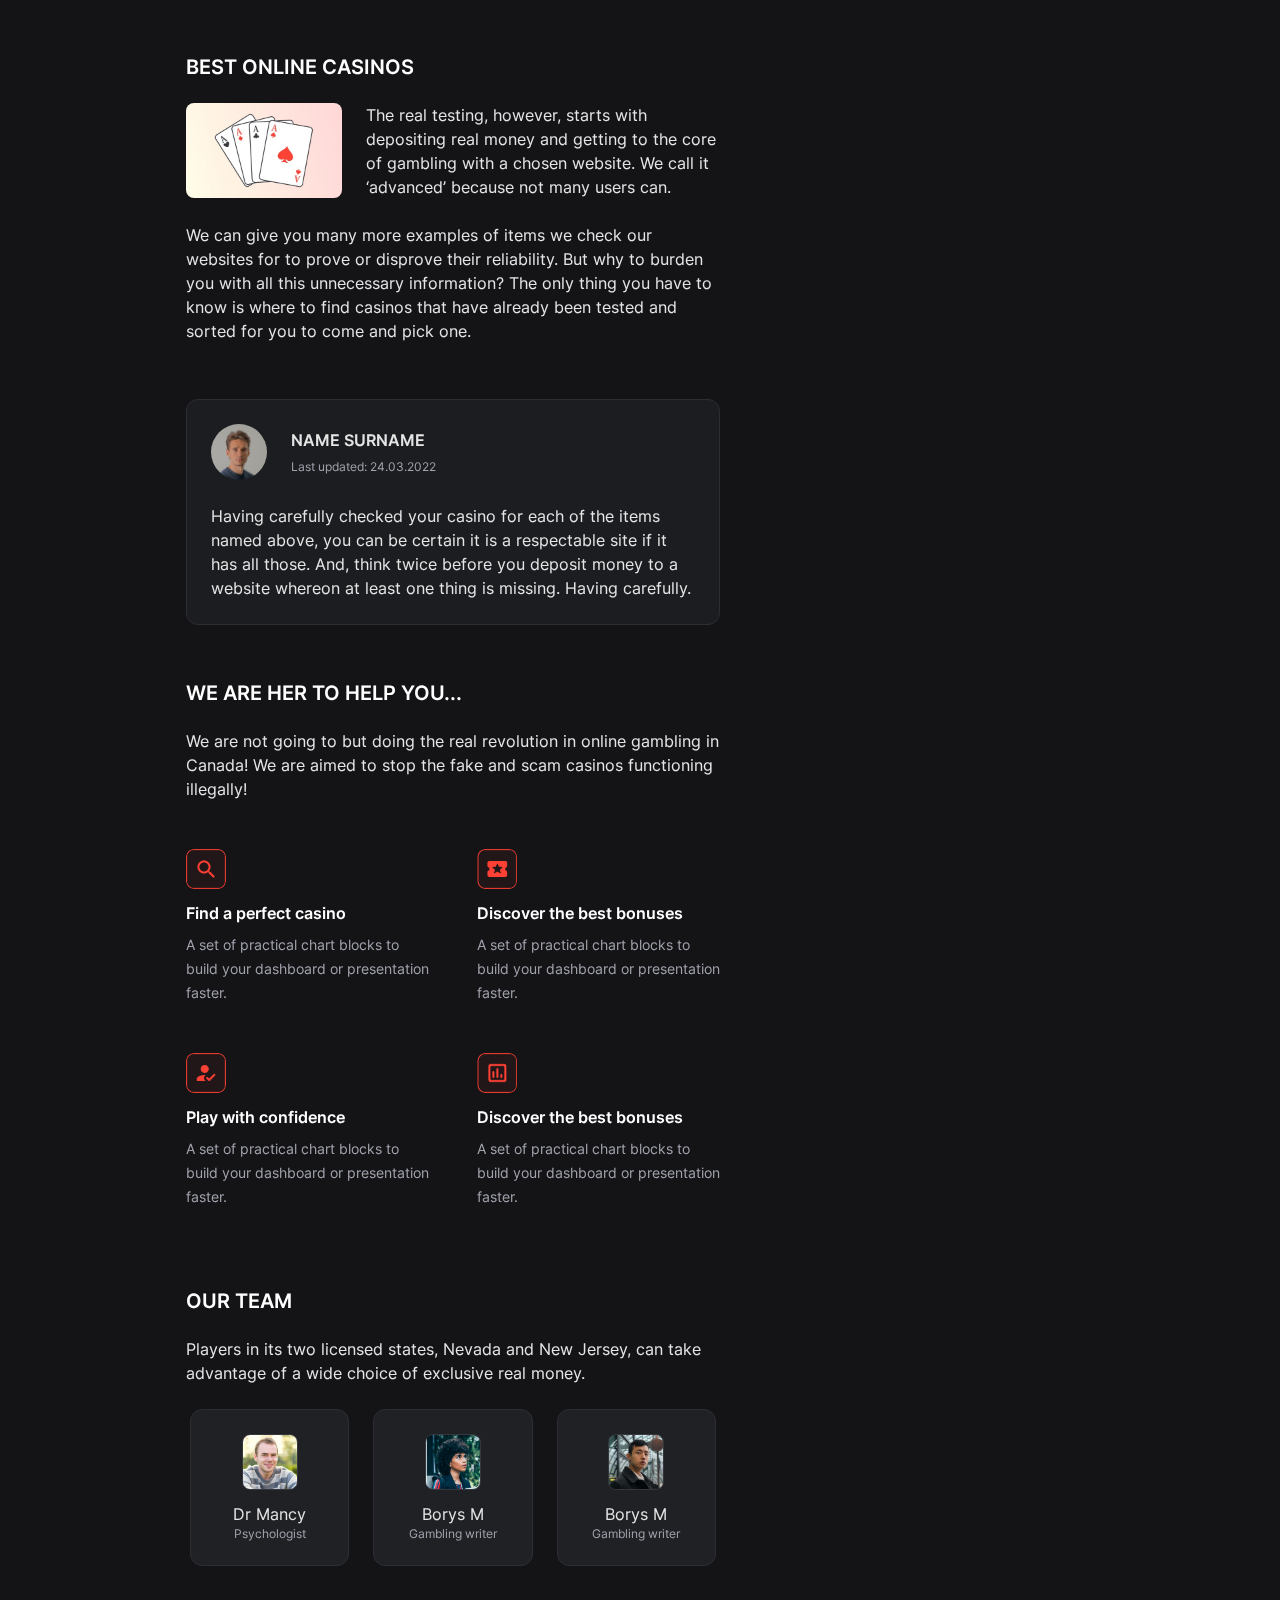
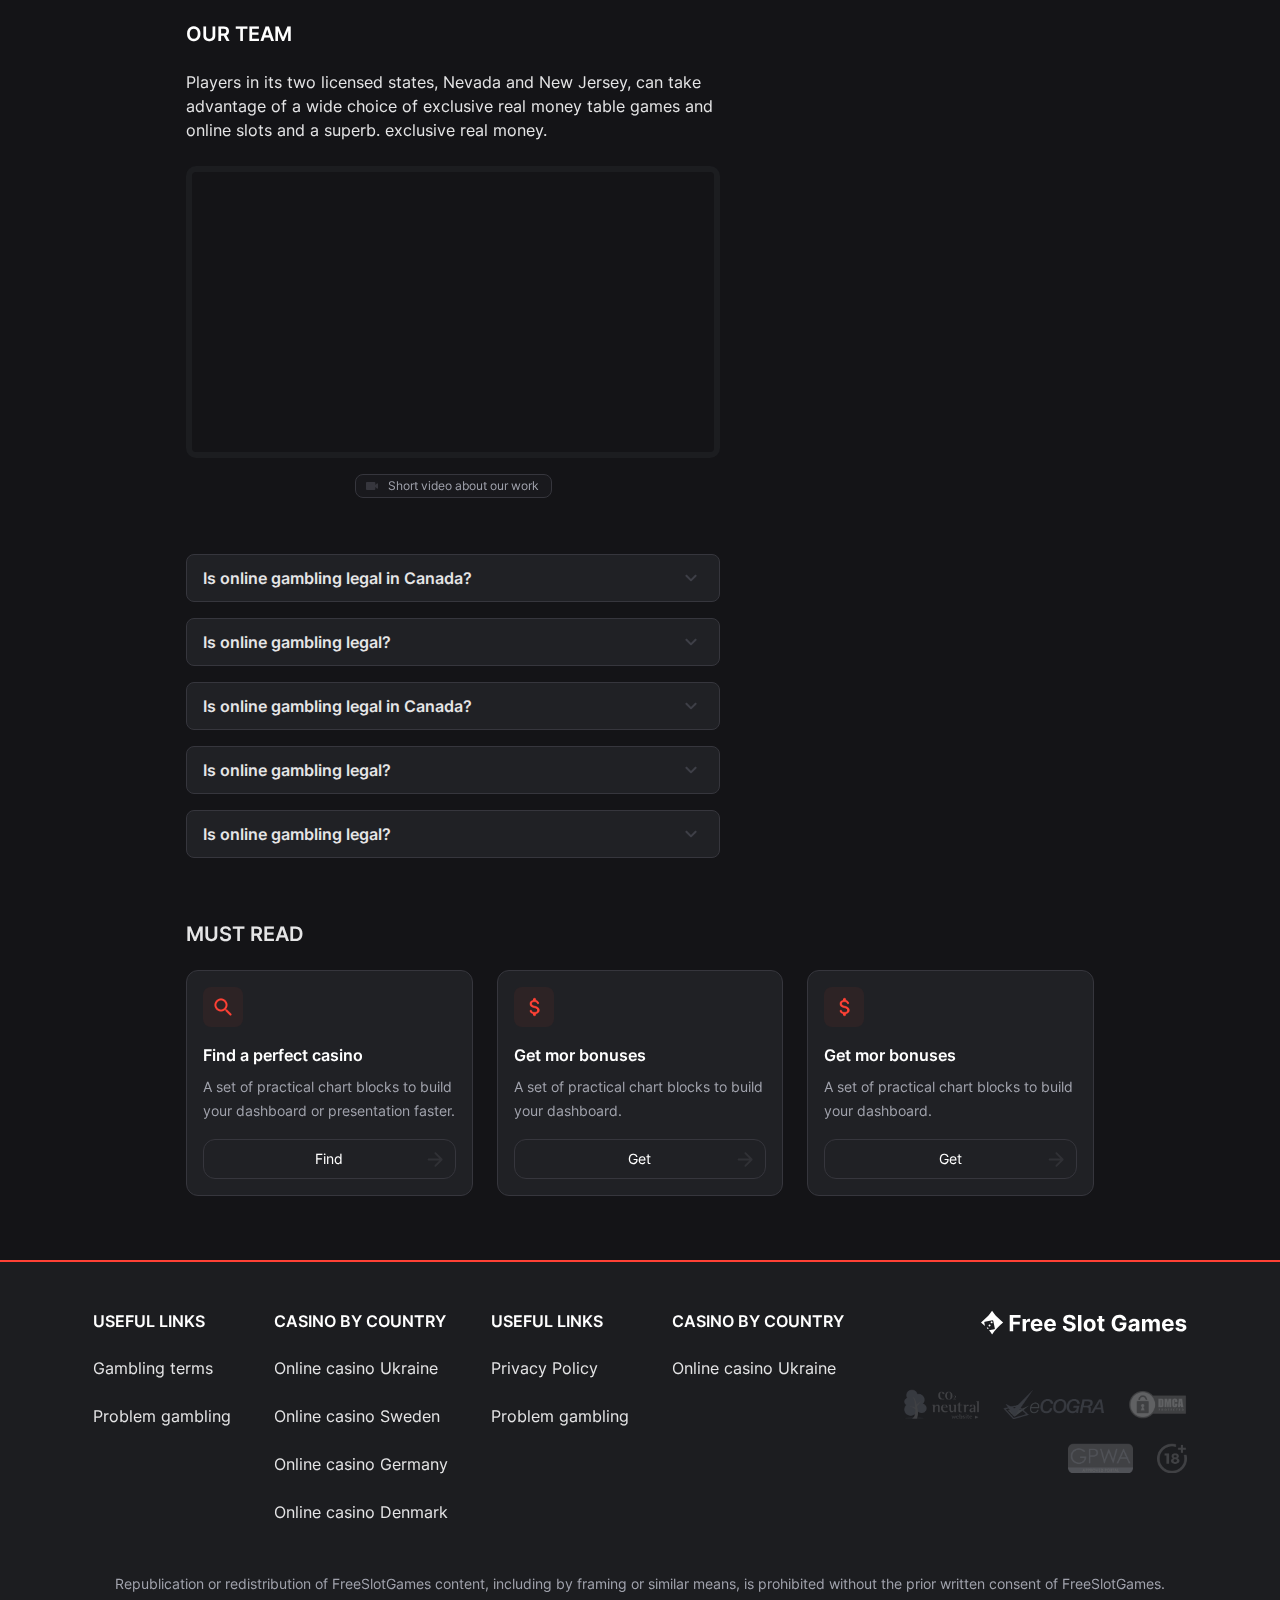
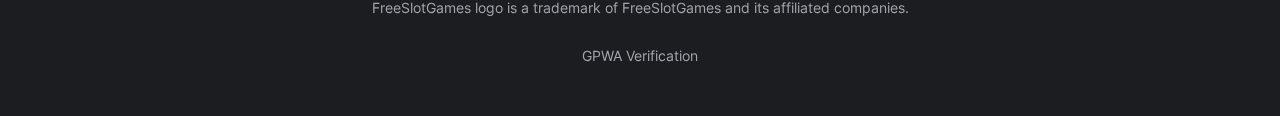
<file: home.html>
<!DOCTYPE html>
<html>

<head>
  <meta charset="UTF-8" />
  <meta name="viewport" content="width=device-width, initial-scale=1.0" />
  <meta http-equiv="X-UA-Compatible" content="ie=edge" />
  <title>Home Page - Free Slot Games</title>
  <link rel='stylesheet' href='css/swiper-bundle.min.css'>
  <link rel='stylesheet' href='css/stylesheet.css'>
</head>

<body>
  <header class="header">
    <div class="container d-flex align-center justify-space-between">
      <div class="header-logo">
        <a href="/">
          <img srcset="images/logo.svg" alt="Free Slot Games">
        </a>
      </div>
      <div class="header-menu">
        <div class="nav-toggle btn-fab"></div>
        <nav class="header-nav">
          <ul>
            <li class="dropdown menu-collapse">
              <a href="/" class="btn-link-nav dropdown-toggle">Sports</a>
              <ul class="dropdown-menu">
                <li class="dropdown">
                  <a href="/" class="btn-link-nav dropdown-toggle">Free Slots</a>
                  <ul class="dropdown-menu">
                    <li><a href="/" class="btn-link-nav">Microgaming Casinos Slots</a></li>
                    <li><a href="/" class="btn-link-nav">Casinos Slots</a></li>
                    <li><a href="/" class="btn-link-nav">Casinos Slots</a></li>
                  </ul>
                </li>
                <li class="dropdown">
                  <a href="/" class="btn-link-nav dropdown-toggle">Casino Softwares</a>
                  <ul class="dropdown-menu">
                    <li><a href="/" class="btn-link-nav">Microgaming Casinos Slots</a></li>
                    <li><a href="/" class="btn-link-nav">Casinos Slots</a></li>
                    <li><a href="/" class="btn-link-nav">Casinos Slots</a></li>
                  </ul>
                </li>
                <li><a href="/" class="btn-link-nav">Features</a></li>
                <li class="dropdown">
                  <a href="/" class="btn-link-nav">Free Slots</a>
                  <ul class="dropdown-menu">
                    <li><a href="/" class="btn-link-nav">Microgaming Casinos Slots</a></li>
                    <li><a href="/" class="btn-link-nav">Casinos Slots</a></li>
                    <li><a href="/" class="btn-link-nav">Casinos Slots</a></li>
                  </ul>
                </li>
                <li class="dropdown">
                  <a href="/" class="btn-link-nav dropdown-toggle">Casino Softwares</a>
                  <ul class="dropdown-menu">
                    <li><a href="/" class="btn-link-nav">Microgaming Casinos Slots</a></li>
                    <li><a href="/" class="btn-link-nav">Casinos Slots</a></li>
                    <li><a href="/" class="btn-link-nav">Casinos Slots</a></li>
                  </ul>
                </li>
                <li><a href="/" class="btn-link-nav">Features</a></li>
                <li><a href="/" class="btn-link-nav">Free Slots</a></li>
                <li><a href="/" class="btn-link-nav">Casino Softwares</a></li>
                <li><a href="/" class="btn-link-nav">Features</a></li>
              </ul>
            </li>
            <li class="dropdown menu-collapse">
              <a href="/" class="btn-link-nav dropdown-toggle">Casinos</a>
              <ul class="dropdown-menu">
                <li class="dropdown">
                  <a href="/" class="btn-link-nav dropdown-toggle">Free Slots</a>
                  <ul class="dropdown-menu">
                    <li><a href="/" class="btn-link-nav">Microgaming Casinos Slots</a></li>
                    <li><a href="/" class="btn-link-nav">Casinos Slots</a></li>
                    <li><a href="/" class="btn-link-nav">Casinos Slots</a></li>
                  </ul>
                </li>
                <li class="dropdown">
                  <a href="/" class="btn-link-nav dropdown-toggle">Casino Softwares</a>
                  <ul class="dropdown-menu">
                    <li><a href="/" class="btn-link-nav">Microgaming Casinos Slots</a></li>
                    <li><a href="/" class="btn-link-nav">Casinos Slots</a></li>
                    <li><a href="/" class="btn-link-nav">Casinos Slots</a></li>
                  </ul>
                </li>
                <li><a href="/" class="btn-link-nav">Free Slots</a></li>
                <li><a href="/" class="btn-link-nav">Casino Softwares</a></li>
                <li><a href="/" class="btn-link-nav">Features</a></li>
              </ul>
            </li>
            <li class="dropdown menu-collapse">
              <a href="/" class="btn-link-nav dropdown-toggle">Bonuses</a>
              <ul class="dropdown-menu">
                <li class="dropdown">
                  <a href="/" class="btn-link-nav dropdown-toggle">Free Slots</a>
                  <ul class="dropdown-menu">
                    <li><a href="/" class="btn-link-nav">Microgaming Casinos Slots</a></li>
                    <li><a href="/" class="btn-link-nav">Casinos Slots</a></li>
                    <li><a href="/" class="btn-link-nav">Casinos Slots</a></li>
                  </ul>
                </li>
                <li><a href="/" class="btn-link-nav">Features</a></li>
                <li><a href="/" class="btn-link-nav">Free Slots</a></li>
                <li><a href="/" class="btn-link-nav">Casino Softwares</a></li>
                <li><a href="/" class="btn-link-nav">Features</a></li>
              </ul>
            </li>
            <li class="dropdown menu-collapse">
              <a href="/" class="btn-link-nav dropdown-toggle">Slots</a>
              <ul class="dropdown-menu">
                <li><a href="/" class="btn-link-nav dropdown-toggle">Features</a></li>
                <li class="dropdown">
                  <a href="/" class="btn-link-nav dropdown-toggle">Free Slots</a>
                  <ul class="dropdown-menu">
                    <li><a href="/" class="btn-link-nav">Microgaming Casinos Slots</a></li>
                    <li><a href="/" class="btn-link-nav">Casinos Slots</a></li>
                    <li><a href="/" class="btn-link-nav">Casinos Slots</a></li>
                  </ul>
                </li>
                <li class="dropdown">
                  <a href="/" class="btn-link-nav dropdown-toggle">Casino Softwares</a>
                  <ul class="dropdown-menu">
                    <li><a href="/" class="btn-link-nav">Microgaming Casinos Slots</a></li>
                    <li><a href="/" class="btn-link-nav">Casinos Slots</a></li>
                    <li><a href="/" class="btn-link-nav">Casinos Slots</a></li>
                  </ul>
                </li>
                <li><a href="/" class="btn-link-nav">Features</a></li>
                <li><a href="/" class="btn-link-nav">Casino Softwares</a></li>
              </ul>
            </li>
            <li class="dropdown menu-collapse">
              <a href="/" class="btn-link-nav dropdown-toggle">Reviews</a>
              <ul class="dropdown-menu">
                <li class="dropdown">
                  <a href="/" class="btn-link-nav dropdown-toggle">Free Slots</a>
                  <ul class="dropdown-menu">
                    <li><a href="/" class="btn-link-nav">Microgaming Casinos Slots</a></li>
                    <li><a href="/" class="btn-link-nav">Casinos Slots</a></li>
                    <li><a href="/" class="btn-link-nav">Casinos Slots</a></li>
                  </ul>
                </li>
                <li class="dropdown">
                  <a href="/" class="btn-link-nav dropdown-toggle">Casino Softwares</a>
                  <ul class="dropdown-menu">
                    <li><a href="/" class="btn-link-nav">Microgaming Casinos Slots</a></li>
                    <li><a href="/" class="btn-link-nav">Casinos Slots</a></li>
                    <li><a href="/" class="btn-link-nav">Casinos Slots</a></li>
                  </ul>
                </li>
                <li><a href="/" class="btn-link-nav">Features</a></li>
              </ul>
            </li>
            <li class="dropdown menu-collapse">
              <a href="/" class="btn-link-nav dropdown-toggle">Features</a>
              <ul class="dropdown-menu">
                <li><a href="/" class="btn-link-nav">Features</a></li>
                <li><a href="/" class="btn-link-nav">Free Slots</a></li>
                <li><a href="/" class="btn-link-nav">Casino Softwares</a></li>
                <li><a href="/" class="btn-link-nav">Features</a></li>
              </ul>
            </li>
            <li><a href="/" class="btn-link-nav">Games</a></li>
            <li><a href="/" class="btn-link-nav">Blog</a></li>
          </ul>
        </nav>
      </div>
      <div class="header-locale">
        <a href="#localeModal" class="btn-fab jsModalTrigger">
          <span>
            <img src="/images/locales/Canada.png" alt="Canada">
          </span>
          <span>
            ENG
          </span>
        </a>
      </div>
    </div>
  </header>

  <div class="main">
    <div class="container">
      <h1 class="title-main mb-4 mb-xs-3 text-center">
        Free Online Slots
      </h1>
      <div class="main-subtitle subtitle-2 text-center">
        Outstanding content created by an army of slot builders is at your fingertips.
      </div>
    </div>
  </div>

  <div class="slots-slider-wrapper mb-6">
    <div class="container">
      <div class="slots-heading">
        <h2 class="slots-title title-4"><a href="/">Free Branded Slots <i class="fs fs-arrow"></i></a></h2>
      </div>
      <div class="swiper slots-slider">
        <div class="swiper-wrapper">
          <div class="swiper-slide">
            <div class="slot-item">
              <div class="slot-card-wrapper">
                <div class="slot-card">
                  <a href="/" class="card-media">
                    <video class="card-video" loop preload="none" muted playsinline style="pointer-events: none;">
                      <source type="video/mp4" src="/images/videos/Lime+Time.mp4">
                      Your browser does not support the video tag.
                    </video>
                  </a>
                  <div class="card-content">
                    <div class="card-heading">
                      <a href="/" class="slot-author">
                        Nolimit City
                      </a>
                      <a href="/" class="slot-name">
                        Table of kybinko
                      </a>
                    </div>
                    <div class="card-actions">
                      <a href="/" class="btn-primary">Play <span>for free</span> <i class="fs fs-play"></i></a>
                      <a href="/" class="btn-fab-round" title="Play in casino"><i class="fs fs-casino"></i><span>Play in casino</span></a>
                      <a href="/" class="btn-fab-round" title="More info"><i class="fs fs-info"></i><span>More info</span></a>
                    </div>
                    <div class="card-stats">
                      <span class="chip" title="RTP"><i class="fs fs-trending"></i>96.3%</span>
                      <span class="chip" title="RTP"><i class="fs fs-spacing"></i>5</span>
                      <span class="chip" title="RTP"><i class="fs fs-dollar"></i>x2000</span>
                    </div>
                  </div>
                </div>
              </div>
              <a href="/" class="slot-image">
                <picture>
                  <source srcset="/images/thumbs/slot-8.webp" type="image/webp">
                  <img src="/images/thumbs/slot-8.jpg" alt="" loading="lazy">
                </picture>
              </a>
            </div>
          </div>
          <div class="swiper-slide">
            <div class="slot-item">
              <div class="slot-card-wrapper">
              <div class="slot-card">
                  <a href="/" class="card-media">
                    <video class="card-video" loop preload="none" muted playsinline style="pointer-events: none;">
                      <source type="video/mp4" src="/images/videos/Wanted+Dead+or+a+Wild.mp4">
                      Your browser does not support the video tag.
                    </video>                 
                  </a>
                  <div class="card-content">
                    <div class="card-heading">
                      <a href="/" class="slot-author">
                        Nolimit City
                      </a>
                      <a href="/" class="slot-name">
                        Table of kybinko Table of kybinko
                      </a>
                    </div>
                    <div class="card-actions">
                      <a href="/" class="btn-primary">Play <span>for free</span> <i class="fs fs-play"></i></a>
                      <a href="/" class="btn-fab-round" title="Play in casino"><i class="fs fs-casino"></i><span>Play in casino</span></a>
                      <a href="/" class="btn-fab-round" title="More info"><i class="fs fs-info"></i><span>More info</span></a>
                    </div>
                    <div class="card-stats">
                      <span class="chip" title="RTP"><i class="fs fs-trending"></i>96.3%</span>
                      <span class="chip" title="RTP"><i class="fs fs-spacing"></i>5</span>
                      <span class="chip" title="RTP"><i class="fs fs-dollar"></i>x2000</span>
                    </div>
                  </div>
                </div>
              </div>
              <a href="/" class="slot-image">
                <span class="topleft-chip">New</span>
                <img src="/images/thumbs/slot-9.png" loading="lazy" alt="">
              </a>
            </div>
          </div>
          <div class="swiper-slide">
            <div class="slot-item">
              <div class="slot-card-wrapper">
              <div class="slot-card">
                  <a href="/" class="card-media">
                    <video class="card-video" loop preload="none" muted playsinline style="pointer-events: none;">
                      <source type="video/mp4" src="/images/videos/Lime+Time - Copy (3).mp4">
                      Your browser does not support the video tag.
                    </video>                  
                  </a>
                  <div class="card-content">
                    <div class="card-heading">
                      <a href="/" class="slot-author">
                        Nolimit City
                      </a>
                      <a href="/" class="slot-name">
                        Table of kybinko
                      </a>
                    </div>
                    <div class="card-actions">
                      <a href="/" class="btn-primary">Play <span>for free</span> <i class="fs fs-play"></i></a>
                      <a href="/" class="btn-fab-round" title="Play in casino"><i class="fs fs-casino"></i><span>Play in casino</span></a>
                      <a href="/" class="btn-fab-round" title="More info"><i class="fs fs-info"></i><span>More info</span></a>
                    </div>
                    <div class="card-stats">
                      <span class="chip" title="RTP"><i class="fs fs-trending"></i>96.3%</span>
                      <span class="chip" title="RTP"><i class="fs fs-spacing"></i>5</span>
                      <span class="chip" title="RTP"><i class="fs fs-dollar"></i>x2000</span>
                    </div>
                  </div>
                </div>
              </div>
              <a href="/" class="slot-image">
                <img src="/images/thumbs/slot-15.jpg" loading="lazy" alt="">
              </a>
            </div>
          </div>
          <div class="swiper-slide">
            <div class="slot-item">
              <div class="slot-card-wrapper">
              <div class="slot-card">
                  <a href="/" class="card-media">
                    <video class="card-video" loop preload="none" muted playsinline style="pointer-events: none;">
                      <source type="video/mp4" src="/images/videos/Lime+Time - Copy (2).mp4">
                      Your browser does not support the video tag.
                    </video>                  
                  </a>
                  <div class="card-content">
                    <div class="card-heading">
                      <a href="/" class="slot-author">
                        Nolimit City
                      </a>
                      <a href="/" class="slot-name">
                        Table of kybinko Table of kybinko
                      </a>
                    </div>
                    <div class="card-actions">
                      <a href="/" class="btn-primary">Play <span>for free</span> <i class="fs fs-play"></i></a>
                      <a href="/" class="btn-fab-round" title="Play in casino"><i class="fs fs-casino"></i><span>Play in casino</span></a>
                      <a href="/" class="btn-fab-round" title="More info"><i class="fs fs-info"></i><span>More info</span></a>
                    </div>
                    <div class="card-stats">
                      <span class="chip" title="RTP"><i class="fs fs-trending"></i>96.3%</span>
                      <span class="chip" title="RTP"><i class="fs fs-spacing"></i>5</span>
                      <span class="chip" title="RTP"><i class="fs fs-dollar"></i>x2000</span>
                    </div>
                  </div>
                </div>
              </div>
              <a href="/" class="slot-image">
                <span class="topleft-chip">New</span>
                <img src="/images/thumbs/slot-10.jpg" loading="lazy" alt="">
              </a>
            </div>
          </div>
          <div class="swiper-slide">
            <div class="slot-item">
              <div class="slot-card-wrapper">
              <div class="slot-card">
                  <a href="/" class="card-media">
                    <img class="card-image" src="/images/thumbs/slot-card.jpg" loading="lazy" alt="">
                  </a>
                  <div class="card-content">
                    <div class="card-heading">
                      <a href="/" class="slot-author">
                        Nolimit City
                      </a>
                      <a href="/" class="slot-name">
                        Table of kybinko
                      </a>
                    </div>
                    <div class="card-actions">
                      <a href="/" class="btn-primary">Play <span>for free</span> <i class="fs fs-play"></i></a>
                      <a href="/" class="btn-fab-round" title="Play in casino"><i class="fs fs-casino"></i><span>Play in casino</span></a>
                      <a href="/" class="btn-fab-round" title="More info"><i class="fs fs-info"></i><span>More info</span></a>
                    </div>
                    <div class="card-stats">
                      <span class="chip" title="RTP"><i class="fs fs-trending"></i>96.3%</span>
                      <span class="chip" title="RTP"><i class="fs fs-spacing"></i>5</span>
                      <span class="chip" title="RTP"><i class="fs fs-dollar"></i>x2000</span>
                    </div>
                  </div>
                </div>
              </div>
              <a href="/" class="slot-image">
                <img src="/images/thumbs/slot-11.png" loading="lazy" alt="">
              </a>
            </div>
          </div>
          <div class="swiper-slide">
            <div class="slot-item">
              <div class="slot-card-wrapper">
              <div class="slot-card">
                  <a href="/" class="card-media">
                    <img class="card-image" src="/images/thumbs/slot-card.jpg" loading="lazy" alt="">
                  </a>
                  <div class="card-content">
                    <div class="card-heading">
                      <a href="/" class="slot-author">
                        Nolimit City
                      </a>
                      <a href="/" class="slot-name">
                        Table of kybinko
                      </a>
                    </div>
                    <div class="card-actions">
                      <a href="/" class="btn-primary">Play <span>for free</span> <i class="fs fs-play"></i></a>
                      <a href="/" class="btn-fab-round" title="Play in casino"><i class="fs fs-casino"></i><span>Play in casino</span></a>
                      <a href="/" class="btn-fab-round" title="More info"><i class="fs fs-info"></i><span>More info</span></a>
                    </div>
                    <div class="card-stats">
                      <span class="chip" title="RTP"><i class="fs fs-trending"></i>96.3%</span>
                      <span class="chip" title="RTP"><i class="fs fs-spacing"></i>5</span>
                      <span class="chip" title="RTP"><i class="fs fs-dollar"></i>x2000</span>
                    </div>
                  </div>
                </div>
              </div>
              <a href="/" class="slot-image">
                <img src="/images/thumbs/slot-12.jpg" loading="lazy" alt="">
              </a>
            </div>
          </div>
          <div class="swiper-slide">
            <div class="slot-item">
              <div class="slot-card-wrapper">
              <div class="slot-card">
                  <a href="/" class="card-media">
                    <img class="card-image" src="/images/thumbs/slot-card.jpg" loading="lazy" alt="">
                  </a>
                  <div class="card-content">
                    <div class="card-heading">
                      <a href="/" class="slot-author">
                        Nolimit City
                      </a>
                      <a href="/" class="slot-name">
                        Table of kybinko
                      </a>
                    </div>
                    <div class="card-actions">
                      <a href="/" class="btn-primary">Play <span>for free</span> <i class="fs fs-play"></i></a>
                      <a href="/" class="btn-fab-round" title="Play in casino"><i class="fs fs-casino"></i><span>Play in casino</span></a>
                      <a href="/" class="btn-fab-round" title="More info"><i class="fs fs-info"></i><span>More info</span></a>
                    </div>
                    <div class="card-stats">
                      <span class="chip" title="RTP"><i class="fs fs-trending"></i>96.3%</span>
                      <span class="chip" title="RTP"><i class="fs fs-spacing"></i>5</span>
                      <span class="chip" title="RTP"><i class="fs fs-dollar"></i>x2000</span>
                    </div>
                  </div>
                </div>
              </div>
              <a href="/" class="slot-image">
                <img src="/images/thumbs/slot-13.jpg" loading="lazy" alt="">
              </a>
            </div>
          </div>
          <div class="swiper-slide">
            <div class="slot-item">
              <div class="slot-card-wrapper">
              <div class="slot-card">
                  <a href="/" class="card-media">
                    <img class="card-image" src="/images/thumbs/slot-card.jpg" loading="lazy" alt="">
                  </a>
                  <div class="card-content">
                    <div class="card-heading">
                      <a href="/" class="slot-author">
                        Nolimit City
                      </a>
                      <a href="/" class="slot-name">
                        Table of kybinko
                      </a>
                    </div>
                    <div class="card-actions">
                      <a href="/" class="btn-primary">Play <span>for free</span> <i class="fs fs-play"></i></a>
                      <a href="/" class="btn-fab-round" title="Play in casino"><i class="fs fs-casino"></i><span>Play in casino</span></a>
                      <a href="/" class="btn-fab-round" title="More info"><i class="fs fs-info"></i><span>More info</span></a>
                    </div>
                    <div class="card-stats">
                      <span class="chip" title="RTP"><i class="fs fs-trending"></i>96.3%</span>
                      <span class="chip" title="RTP"><i class="fs fs-spacing"></i>5</span>
                      <span class="chip" title="RTP"><i class="fs fs-dollar"></i>x2000</span>
                    </div>
                  </div>
                </div>
              </div>
              <a href="/" class="slot-image">
                <img src="/images/thumbs/slot-14.jpg" loading="lazy" alt="">
              </a>
            </div>
          </div>
          <div class="swiper-slide">
            <div class="slot-item">
              <div class="slot-card-wrapper">
              <div class="slot-card">
                  <a href="/" class="card-media">
                    <img class="card-image" src="/images/thumbs/slot-card.jpg" loading="lazy" alt="">
                  </a>
                  <div class="card-content">
                    <div class="card-heading">
                      <a href="/" class="slot-author">
                        Nolimit City
                      </a>
                      <a href="/" class="slot-name">
                        Table of kybinko
                      </a>
                    </div>
                    <div class="card-actions">
                      <a href="/" class="btn-primary">Play <span>for free</span> <i class="fs fs-play"></i></a>
                      <a href="/" class="btn-fab-round" title="Play in casino"><i class="fs fs-casino"></i><span>Play in casino</span></a>
                      <a href="/" class="btn-fab-round" title="More info"><i class="fs fs-info"></i><span>More info</span></a>
                    </div>
                    <div class="card-stats">
                      <span class="chip" title="RTP"><i class="fs fs-trending"></i>96.3%</span>
                      <span class="chip" title="RTP"><i class="fs fs-spacing"></i>5</span>
                      <span class="chip" title="RTP"><i class="fs fs-dollar"></i>x2000</span>
                    </div>
                  </div>
                </div>
              </div>
              <a href="/" class="slot-image">
                <img src="/images/thumbs/slot-15.jpg" loading="lazy" alt="">
              </a>
            </div>
          </div>
        </div>
        <div class="swiper-pagination"></div>
        <div class="swiper-button-next"></div>
        <div class="swiper-button-prev"></div>
      </div>
    </div>
  </div>

  <div class="slots-slider-wrapper mb-6">
    <div class="container">
      <div class="slots-heading">
        <h2 class="slots-title title-4"><a href="/"><span class="text-red">Top 10</span> in Canada <i
              class="fs fs-arrow"></i></a></h2>
      </div>
      <div class="swiper slots-slider-top">
        <div class="swiper-wrapper">
          <div class="swiper-slide">
            <div class="slot-item">
              <div class="slot-card-wrapper">
                <div class="slot-card">
                  <a href="/" class="card-media">
                    <img class="card-image" src="/images/thumbs/slot-card.jpg" loading="lazy" alt="">
                  </a>
                  <div class="card-content">
                    <div class="card-heading">
                      <a href="/" class="slot-author">
                        Nolimit City
                      </a>
                      <a href="/" class="slot-name">
                        Table of kybinko
                      </a>
                    </div>
                    <div class="card-actions">
                      <a href="/" class="btn-primary">Play <span>for free</span> <i class="fs fs-play"></i></a>
                      <a href="/" class="btn-fab-round"><i class="fs fs-casino"></i><span>Play in casino</span></a>
                      <a href="/" class="btn-fab-round"><i class="fs fs-info"></i><span>More info</span></a>
                    </div>
                    <div class="card-stats">
                      <span class="chip"><i class="fs fs-trending"></i>96.3%</span>
                      <span class="chip"><i class="fs fs-spacing"></i>5</span>
                      <span class="chip"><i class="fs fs-dollar"></i>x2000</span>
                    </div>
                  </div>
                </div>
              </div>
              <a href="/" class="slot-image">
                <div class="card-number" data-before="1">1</div>
                <img src="/images/thumbs/slot-1.jpg" loading="lazy" alt="">
              </a>
            </div>
          </div>
          <div class="swiper-slide">
            <div class="slot-item">
              <div class="slot-card-wrapper">
              <div class="slot-card">
                  <a href="/" class="card-media">
                    <img class="card-image" src="/images/thumbs/slot-card.jpg" loading="lazy" alt="">
                  </a>
                  <div class="card-content">
                    <div class="card-heading">
                      <a href="/" class="slot-author">
                        Nolimit City
                      </a>
                      <a href="/" class="slot-name">
                        Table of kybinko
                      </a>
                    </div>
                    <div class="card-actions">
                      <a href="/" class="btn-primary">Play <span>for free</span> <i class="fs fs-play"></i></a>
                      <a href="/" class="btn-fab-round" title="Play in casino"><i class="fs fs-casino"></i><span>Play in casino</span></a>
                      <a href="/" class="btn-fab-round" title="More info"><i class="fs fs-info"></i><span>More info</span></a>
                    </div>
                    <div class="card-stats">
                      <span class="chip" title="RTP"><i class="fs fs-trending"></i>96.3%</span>
                      <span class="chip" title="RTP"><i class="fs fs-spacing"></i>5</span>
                      <span class="chip" title="RTP"><i class="fs fs-dollar"></i>x2000</span>
                    </div>
                  </div>
                </div>
              </div>
              <a href="/" class="slot-image">
                <span class="topleft-chip">New</span>
                <div class="card-number" data-before="2">2</div>
                <img src="/images/thumbs/slot-2.jpg" loading="lazy" alt="">
              </a>
            </div>
          </div>
          <div class="swiper-slide">
            <div class="slot-item">
              <div class="slot-card-wrapper">
              <div class="slot-card">
                  <a href="/" class="card-media">
                    <img class="card-image" src="/images/thumbs/slot-card.jpg" loading="lazy" alt="">
                  </a>
                  <div class="card-content">
                    <div class="card-heading">
                      <a href="/" class="slot-author">
                        Nolimit City
                      </a>
                      <a href="/" class="slot-name">
                        Table of kybinko
                      </a>
                    </div>
                    <div class="card-actions">
                      <a href="/" class="btn-primary">Play <span>for free</span> <i class="fs fs-play"></i></a>
                      <a href="/" class="btn-fab-round" title="Play in casino"><i class="fs fs-casino"></i><span>Play in casino</span></a>
                      <a href="/" class="btn-fab-round" title="More info"><i class="fs fs-info"></i><span>More info</span></a>
                    </div>
                    <div class="card-stats">
                      <span class="chip" title="RTP"><i class="fs fs-trending"></i>96.3%</span>
                      <span class="chip" title="RTP"><i class="fs fs-spacing"></i>5</span>
                      <span class="chip" title="RTP"><i class="fs fs-dollar"></i>x2000</span>
                    </div>
                  </div>
                </div>
              </div>
              <a href="/" class="slot-image">
                <div class="card-number" data-before="3">3</div>
                <img src="/images/thumbs/slot-3.jpg" loading="lazy" alt="">
              </a>
            </div>
          </div>
          <div class="swiper-slide">
            <div class="slot-item">
              <div class="slot-card-wrapper">
              <div class="slot-card">
                  <a href="/" class="card-media">
                    <img class="card-image" src="/images/thumbs/slot-card.jpg" loading="lazy" alt="">
                  </a>
                  <div class="card-content">
                    <div class="card-heading">
                      <a href="/" class="slot-author">
                        Nolimit City
                      </a>
                      <a href="/" class="slot-name">
                        Table of kybinko
                      </a>
                    </div>
                    <div class="card-actions">
                      <a href="/" class="btn-primary">Play <span>for free</span> <i class="fs fs-play"></i></a>
                      <a href="/" class="btn-fab-round" title="Play in casino"><i class="fs fs-casino"></i><span>Play in casino</span></a>
                      <a href="/" class="btn-fab-round" title="More info"><i class="fs fs-info"></i><span>More info</span></a>
                    </div>
                    <div class="card-stats">
                      <span class="chip" title="RTP"><i class="fs fs-trending"></i>96.3%</span>
                      <span class="chip" title="RTP"><i class="fs fs-spacing"></i>5</span>
                      <span class="chip" title="RTP"><i class="fs fs-dollar"></i>x2000</span>
                    </div>
                  </div>
                </div>
              </div>
              <a href="/" class="slot-image">
                <div class="card-number" data-before="4">4</div>
                <img src="/images/thumbs/slot-4.jpg" loading="lazy" alt="">
              </a>
            </div>
          </div>
          <div class="swiper-slide">
            <div class="slot-item">
              <div class="slot-card-wrapper">
              <div class="slot-card">
                  <a href="/" class="card-media">
                    <img class="card-image" src="/images/thumbs/slot-card.jpg" loading="lazy" alt="">
                  </a>
                  <div class="card-content">
                    <div class="card-heading">
                      <a href="/" class="slot-author">
                        Nolimit City
                      </a>
                      <a href="/" class="slot-name">
                        Table of kybinko
                      </a>
                    </div>
                    <div class="card-actions">
                      <a href="/" class="btn-primary">Play <span>for free</span> <i class="fs fs-play"></i></a>
                      <a href="/" class="btn-fab-round" title="Play in casino"><i class="fs fs-casino"></i><span>Play in casino</span></a>
                      <a href="/" class="btn-fab-round" title="More info"><i class="fs fs-info"></i><span>More info</span></a>
                    </div>
                    <div class="card-stats">
                      <span class="chip" title="RTP"><i class="fs fs-trending"></i>96.3%</span>
                      <span class="chip" title="RTP"><i class="fs fs-spacing"></i>5</span>
                      <span class="chip" title="RTP"><i class="fs fs-dollar"></i>x2000</span>
                    </div>
                  </div>
                </div>
              </div>
              <a href="/" class="slot-image">
                <div class="card-number" data-before="5">5</div>
                <img src="/images/thumbs/slot-5.jpg" loading="lazy" alt="">
              </a>
            </div>
          </div>
          <div class="swiper-slide">
            <div class="slot-item">
              <div class="slot-card-wrapper">
              <div class="slot-card">
                  <a href="/" class="card-media">
                    <img class="card-image" src="/images/thumbs/slot-card.jpg" loading="lazy" alt="">
                  </a>
                  <div class="card-content">
                    <div class="card-heading">
                      <a href="/" class="slot-author">
                        Nolimit City
                      </a>
                      <a href="/" class="slot-name">
                        Table of kybinko
                      </a>
                    </div>
                    <div class="card-actions">
                      <a href="/" class="btn-primary">Play <span>for free</span> <i class="fs fs-play"></i></a>
                      <a href="/" class="btn-fab-round" title="Play in casino"><i class="fs fs-casino"></i><span>Play in casino</span></a>
                      <a href="/" class="btn-fab-round" title="More info"><i class="fs fs-info"></i><span>More info</span></a>
                    </div>
                    <div class="card-stats">
                      <span class="chip" title="RTP"><i class="fs fs-trending"></i>96.3%</span>
                      <span class="chip" title="RTP"><i class="fs fs-spacing"></i>5</span>
                      <span class="chip" title="RTP"><i class="fs fs-dollar"></i>x2000</span>
                    </div>
                  </div>
                </div>
              </div>
              <a href="/" class="slot-image">
                <div class="card-number" data-before="6">6</div>
                <img src="/images/thumbs/slot-6.jpg" loading="lazy" alt="">
              </a>
            </div>
          </div>
          <div class="swiper-slide">
            <div class="slot-item">
              <div class="slot-card-wrapper">
              <div class="slot-card">
                  <a href="/" class="card-media">
                    <img class="card-image" src="/images/thumbs/slot-card.jpg" loading="lazy" alt="">
                  </a>
                  <div class="card-content">
                    <div class="card-heading">
                      <a href="/" class="slot-author">
                        Nolimit City
                      </a>
                      <a href="/" class="slot-name">
                        Table of kybinko
                      </a>
                    </div>
                    <div class="card-actions">
                      <a href="/" class="btn-primary">Play <span>for free</span> <i class="fs fs-play"></i></a>
                      <a href="/" class="btn-fab-round" title="Play in casino"><i class="fs fs-casino"></i><span>Play in casino</span></a>
                      <a href="/" class="btn-fab-round" title="More info"><i class="fs fs-info"></i><span>More info</span></a>
                    </div>
                    <div class="card-stats">
                      <span class="chip" title="RTP"><i class="fs fs-trending"></i>96.3%</span>
                      <span class="chip" title="RTP"><i class="fs fs-spacing"></i>5</span>
                      <span class="chip" title="RTP"><i class="fs fs-dollar"></i>x2000</span>
                    </div>
                  </div>
                </div>
              </div>
              <a href="/" class="slot-image">
                <div class="card-number" data-before="7">7</div>
                <img src="/images/thumbs/slot-7.jpg" loading="lazy" alt="">
              </a>
            </div>
          </div>
          <div class="swiper-slide">
            <div class="slot-item">
              <div class="slot-card-wrapper">
              <div class="slot-card">
                  <a href="/" class="card-media">
                    <img class="card-image" src="/images/thumbs/slot-card.jpg" loading="lazy" alt="">
                  </a>
                  <div class="card-content">
                    <div class="card-heading">
                      <a href="/" class="slot-author">
                        Nolimit City
                      </a>
                      <a href="/" class="slot-name">
                        Table of kybinko
                      </a>
                    </div>
                    <div class="card-actions">
                      <a href="/" class="btn-primary">Play <span>for free</span> <i class="fs fs-play"></i></a>
                      <a href="/" class="btn-fab-round" title="Play in casino"><i class="fs fs-casino"></i><span>Play in casino</span></a>
                      <a href="/" class="btn-fab-round" title="More info"><i class="fs fs-info"></i><span>More info</span></a>
                    </div>
                    <div class="card-stats">
                      <span class="chip" title="RTP"><i class="fs fs-trending"></i>96.3%</span>
                      <span class="chip" title="RTP"><i class="fs fs-spacing"></i>5</span>
                      <span class="chip" title="RTP"><i class="fs fs-dollar"></i>x2000</span>
                    </div>
                  </div>
                </div>
              </div>
              <a href="/" class="slot-image">
                <div class="card-number" data-before="8">8</div>
                <picture>
                  <source srcset="/images/thumbs/slot-8.webp" type="image/webp">
                  <img src="/images/thumbs/slot-8.jpg" alt="" loading="lazy">
                </picture>
              </a>
            </div>
          </div>
          <div class="swiper-slide">
            <div class="slot-item">
              <div class="slot-card-wrapper">
              <div class="slot-card">
                  <a href="/" class="card-media">
                    <img class="card-image" src="/images/thumbs/slot-card.jpg" loading="lazy" alt="">
                  </a>
                  <div class="card-content">
                    <div class="card-heading">
                      <a href="/" class="slot-author">
                        Nolimit City
                      </a>
                      <a href="/" class="slot-name">
                        Table of kybinko
                      </a>
                    </div>
                    <div class="card-actions">
                      <a href="/" class="btn-primary">Play <span>for free</span> <i class="fs fs-play"></i></a>
                      <a href="/" class="btn-fab-round" title="Play in casino"><i class="fs fs-casino"></i><span>Play in casino</span></a>
                      <a href="/" class="btn-fab-round" title="More info"><i class="fs fs-info"></i><span>More info</span></a>
                    </div>
                    <div class="card-stats">
                      <span class="chip" title="RTP"><i class="fs fs-trending"></i>96.3%</span>
                      <span class="chip" title="RTP"><i class="fs fs-spacing"></i>5</span>
                      <span class="chip" title="RTP"><i class="fs fs-dollar"></i>x2000</span>
                    </div>
                  </div>
                </div>
              </div>
              <a href="/" class="slot-image">
                <div class="card-number" data-before="9">9</div>
                <img src="/images/thumbs/slot-2.jpg" loading="lazy" alt="">
              </a>
            </div>
          </div>
          <div class="swiper-slide">
            <div class="slot-item">
              <div class="slot-card-wrapper">
              <div class="slot-card">
                  <a href="/" class="card-media">
                    <img class="card-image" src="/images/thumbs/slot-card.jpg" loading="lazy" alt="">
                  </a>
                  <div class="card-content">
                    <div class="card-heading">
                      <a href="/" class="slot-author">
                        Nolimit City
                      </a>
                      <a href="/" class="slot-name">
                        Table of kybinko
                      </a>
                    </div>
                    <div class="card-actions">
                      <a href="/" class="btn-primary">Play <span>for free</span> <i class="fs fs-play"></i></a>
                      <a href="/" class="btn-fab-round" title="Play in casino"><i class="fs fs-casino"></i><span>Play in casino</span></a>
                      <a href="/" class="btn-fab-round" title="More info"><i class="fs fs-info"></i><span>More info</span></a>
                    </div>
                    <div class="card-stats">
                      <span class="chip" title="RTP"><i class="fs fs-trending"></i>96.3%</span>
                      <span class="chip" title="RTP"><i class="fs fs-spacing"></i>5</span>
                      <span class="chip" title="RTP"><i class="fs fs-dollar"></i>x2000</span>
                    </div>
                  </div>
                </div>
              </div>
              <a href="/" class="slot-image">
                <div class="card-number" data-before="10">10</div>
                <img src="/images/thumbs/slot-10.jpg" loading="lazy" alt="">
              </a>
            </div>
          </div>

        </div>
        <div class="swiper-pagination"></div>
        <div class="swiper-button-next"></div>
        <div class="swiper-button-prev"></div>
      </div>
    </div>
  </div>

  <div class="slots-slider-wrapper mb-6">
    <div class="container">
      <div class="slots-heading">
        <h2 class="slots-title title-4"><a href="/">Free Branded Slots <i class="fs fs-arrow"></i></a></h2>
      </div>
      <div class="swiper slots-slider">
        <div class="swiper-wrapper">
          <div class="swiper-slide">
            <div class="slot-item">
              <div class="slot-card-wrapper">
              <div class="slot-card">
                  <a href="/" class="card-media">
                    <img class="card-image" src="/images/thumbs/slot-card.jpg" loading="lazy" alt="">
                  </a>
                  <div class="card-content">
                    <div class="card-heading">
                      <a href="/" class="slot-author">
                        Nolimit City
                      </a>
                      <a href="/" class="slot-name">
                        Table of kybinko
                      </a>
                    </div>
                    <div class="card-actions">
                      <a href="/" class="btn-primary">Play <span>for free</span> <i class="fs fs-play"></i></a>
                      <a href="/" class="btn-fab-round" title="Play in casino"><i class="fs fs-casino"></i><span>Play in casino</span></a>
                      <a href="/" class="btn-fab-round" title="More info"><i class="fs fs-info"></i><span>More info</span></a>
                    </div>
                    <div class="card-stats">
                      <span class="chip" title="RTP"><i class="fs fs-trending"></i>96.3%</span>
                      <span class="chip" title="RTP"><i class="fs fs-spacing"></i>5</span>
                      <span class="chip" title="RTP"><i class="fs fs-dollar"></i>x2000</span>
                    </div>
                  </div>
                </div>
              </div>
              <a href="/" class="slot-image">
                <img src="/images/thumbs/slot-10.jpg" loading="lazy" alt="">
              </a>
            </div>
          </div>
          <div class="swiper-slide">
            <div class="slot-item">
              <div class="slot-card-wrapper">
              <div class="slot-card">
                  <a href="/" class="card-media">
                    <img class="card-image" src="/images/thumbs/slot-card.jpg" loading="lazy" alt="">
                  </a>
                  <div class="card-content">
                    <div class="card-heading">
                      <a href="/" class="slot-author">
                        Nolimit City
                      </a>
                      <a href="/" class="slot-name">
                        Table of kybinko
                      </a>
                    </div>
                    <div class="card-actions">
                      <a href="/" class="btn-primary">Play <span>for free</span> <i class="fs fs-play"></i></a>
                      <a href="/" class="btn-fab-round" title="Play in casino"><i class="fs fs-casino"></i><span>Play in casino</span></a>
                      <a href="/" class="btn-fab-round" title="More info"><i class="fs fs-info"></i><span>More info</span></a>
                    </div>
                    <div class="card-stats">
                      <span class="chip" title="RTP"><i class="fs fs-trending"></i>96.3%</span>
                      <span class="chip" title="RTP"><i class="fs fs-spacing"></i>5</span>
                      <span class="chip" title="RTP"><i class="fs fs-dollar"></i>x2000</span>
                    </div>
                  </div>
                </div>
              </div>
              <a href="/" class="slot-image">
                <img src="/images/thumbs/slot-11.png" loading="lazy" alt="">
              </a>
            </div>
          </div>
          <div class="swiper-slide">
            <div class="slot-item">
              <div class="slot-card-wrapper">
              <div class="slot-card">
                  <a href="/" class="card-media">
                    <img class="card-image" src="/images/thumbs/slot-card.jpg" loading="lazy" alt="">
                  </a>
                  <div class="card-content">
                    <div class="card-heading">
                      <a href="/" class="slot-author">
                        Nolimit City
                      </a>
                      <a href="/" class="slot-name">
                        Table of kybinko
                      </a>
                    </div>
                    <div class="card-actions">
                      <a href="/" class="btn-primary">Play <span>for free</span> <i class="fs fs-play"></i></a>
                      <a href="/" class="btn-fab-round" title="Play in casino"><i class="fs fs-casino"></i><span>Play in casino</span></a>
                      <a href="/" class="btn-fab-round" title="More info"><i class="fs fs-info"></i><span>More info</span></a>
                    </div>
                    <div class="card-stats">
                      <span class="chip" title="RTP"><i class="fs fs-trending"></i>96.3%</span>
                      <span class="chip" title="RTP"><i class="fs fs-spacing"></i>5</span>
                      <span class="chip" title="RTP"><i class="fs fs-dollar"></i>x2000</span>
                    </div>
                  </div>
                </div>
              </div>
              <a href="/" class="slot-image">
                <img src="/images/thumbs/slot-12.jpg" loading="lazy" alt="">
              </a>
            </div>
          </div>
          <div class="swiper-slide">
            <div class="slot-item">
              <div class="slot-card-wrapper">
              <div class="slot-card">
                  <a href="/" class="card-media">
                    <img class="card-image" src="/images/thumbs/slot-card.jpg" loading="lazy" alt="">
                  </a>
                  <div class="card-content">
                    <div class="card-heading">
                      <a href="/" class="slot-author">
                        Nolimit City
                      </a>
                      <a href="/" class="slot-name">
                        Table of kybinko
                      </a>
                    </div>
                    <div class="card-actions">
                      <a href="/" class="btn-primary">Play <span>for free</span> <i class="fs fs-play"></i></a>
                      <a href="/" class="btn-fab-round" title="Play in casino"><i class="fs fs-casino"></i><span>Play in casino</span></a>
                      <a href="/" class="btn-fab-round" title="More info"><i class="fs fs-info"></i><span>More info</span></a>
                    </div>
                    <div class="card-stats">
                      <span class="chip" title="RTP"><i class="fs fs-trending"></i>96.3%</span>
                      <span class="chip" title="RTP"><i class="fs fs-spacing"></i>5</span>
                      <span class="chip" title="RTP"><i class="fs fs-dollar"></i>x2000</span>
                    </div>
                  </div>
                </div>
              </div>
              <a href="/" class="slot-image">
                <span class="topleft-chip">New</span>
                <img src="/images/thumbs/slot-13.jpg" loading="lazy" alt="">
              </a>
            </div>
          </div>
          <div class="swiper-slide">
            <div class="slot-item">
              <div class="slot-card-wrapper">
                <div class="slot-card">
                  <a href="/" class="card-media">
                    <img class="card-image" src="/images/thumbs/slot-card.jpg" loading="lazy" alt="">
                  </a>
                  <div class="card-content">
                    <div class="card-heading">
                      <a href="/" class="slot-author">
                        Nolimit City
                      </a>
                      <a href="/" class="slot-name">
                        Table of kybinko
                      </a>
                    </div>
                    <div class="card-actions">
                      <a href="/" class="btn-primary">Play <span>for free</span> <i class="fs fs-play"></i></a>
                      <a href="/" class="btn-fab-round"><i class="fs fs-casino"></i><span>Play in casino</span></a>
                      <a href="/" class="btn-fab-round"><i class="fs fs-info"></i><span>More info</span></a>
                    </div>
                    <div class="card-stats">
                      <span class="chip"><i class="fs fs-trending"></i>96.3%</span>
                      <span class="chip"><i class="fs fs-spacing"></i>5</span>
                      <span class="chip"><i class="fs fs-dollar"></i>x2000</span>
                    </div>
                  </div>
                </div>
              </div>
              <a href="/" class="slot-image">
                <picture>
                  <source srcset="/images/thumbs/slot-8.webp" type="image/webp">
                  <img src="/images/thumbs/slot-8.jpg" alt="" loading="lazy">
                </picture>
              </a>
            </div>
          </div>
          <div class="swiper-slide">
            <div class="slot-item">
              <div class="slot-card-wrapper">
              <div class="slot-card">
                  <a href="/" class="card-media">
                    <img class="card-image" src="/images/thumbs/slot-card.jpg" loading="lazy" alt="">
                  </a>
                  <div class="card-content">
                    <div class="card-heading">
                      <a href="/" class="slot-author">
                        Nolimit City
                      </a>
                      <a href="/" class="slot-name">
                        Table of kybinko
                      </a>
                    </div>
                    <div class="card-actions">
                      <a href="/" class="btn-primary">Play <span>for free</span> <i class="fs fs-play"></i></a>
                      <a href="/" class="btn-fab-round" title="Play in casino"><i class="fs fs-casino"></i><span>Play in casino</span></a>
                      <a href="/" class="btn-fab-round" title="More info"><i class="fs fs-info"></i><span>More info</span></a>
                    </div>
                    <div class="card-stats">
                      <span class="chip" title="RTP"><i class="fs fs-trending"></i>96.3%</span>
                      <span class="chip" title="RTP"><i class="fs fs-spacing"></i>5</span>
                      <span class="chip" title="RTP"><i class="fs fs-dollar"></i>x2000</span>
                    </div>
                  </div>
                </div>
              </div>
              <a href="/" class="slot-image">
                <img src="/images/thumbs/slot-9.png" loading="lazy" alt="">
              </a>
            </div>
          </div>
          <div class="swiper-slide">
            <div class="slot-item">
              <div class="slot-card-wrapper">
              <div class="slot-card">
                  <a href="/" class="card-media">
                    <img class="card-image" src="/images/thumbs/slot-card.jpg" loading="lazy" alt="">
                  </a>
                  <div class="card-content">
                    <div class="card-heading">
                      <a href="/" class="slot-author">
                        Nolimit City
                      </a>
                      <a href="/" class="slot-name">
                        Table of kybinko
                      </a>
                    </div>
                    <div class="card-actions">
                      <a href="/" class="btn-primary">Play <span>for free</span> <i class="fs fs-play"></i></a>
                      <a href="/" class="btn-fab-round" title="Play in casino"><i class="fs fs-casino"></i><span>Play in casino</span></a>
                      <a href="/" class="btn-fab-round" title="More info"><i class="fs fs-info"></i><span>More info</span></a>
                    </div>
                    <div class="card-stats">
                      <span class="chip" title="RTP"><i class="fs fs-trending"></i>96.3%</span>
                      <span class="chip" title="RTP"><i class="fs fs-spacing"></i>5</span>
                      <span class="chip" title="RTP"><i class="fs fs-dollar"></i>x2000</span>
                    </div>
                  </div>
                </div>
              </div>
              <a href="/" class="slot-image">
                <img src="/images/thumbs/slot-15.jpg" loading="lazy" alt="">
              </a>
            </div>
          </div>
          <div class="swiper-slide">
            <div class="slot-item">
              <div class="slot-card-wrapper">
              <div class="slot-card">
                  <a href="/" class="card-media">
                    <img class="card-image" src="/images/thumbs/slot-card.jpg" loading="lazy" alt="">
                  </a>
                  <div class="card-content">
                    <div class="card-heading">
                      <a href="/" class="slot-author">
                        Nolimit City
                      </a>
                      <a href="/" class="slot-name">
                        Table of kybinko
                      </a>
                    </div>
                    <div class="card-actions">
                      <a href="/" class="btn-primary">Play <span>for free</span> <i class="fs fs-play"></i></a>
                      <a href="/" class="btn-fab-round" title="Play in casino"><i class="fs fs-casino"></i><span>Play in casino</span></a>
                      <a href="/" class="btn-fab-round" title="More info"><i class="fs fs-info"></i><span>More info</span></a>
                    </div>
                    <div class="card-stats">
                      <span class="chip" title="RTP"><i class="fs fs-trending"></i>96.3%</span>
                      <span class="chip" title="RTP"><i class="fs fs-spacing"></i>5</span>
                      <span class="chip" title="RTP"><i class="fs fs-dollar"></i>x2000</span>
                    </div>
                  </div>
                </div>
              </div>
              <a href="/" class="slot-image">
                <img src="/images/thumbs/slot-14.jpg" loading="lazy" alt="">
              </a>
            </div>
          </div>
          <div class="swiper-slide">
            <div class="slot-item">
              <div class="slot-card-wrapper">
              <div class="slot-card">
                  <a href="/" class="card-media">
                    <img class="card-image" src="/images/thumbs/slot-card.jpg" loading="lazy" alt="">
                  </a>
                  <div class="card-content">
                    <div class="card-heading">
                      <a href="/" class="slot-author">
                        Nolimit City
                      </a>
                      <a href="/" class="slot-name">
                        Table of kybinko
                      </a>
                    </div>
                    <div class="card-actions">
                      <a href="/" class="btn-primary">Play <span>for free</span> <i class="fs fs-play"></i></a>
                      <a href="/" class="btn-fab-round" title="Play in casino"><i class="fs fs-casino"></i><span>Play in casino</span></a>
                      <a href="/" class="btn-fab-round" title="More info"><i class="fs fs-info"></i><span>More info</span></a>
                    </div>
                    <div class="card-stats">
                      <span class="chip" title="RTP"><i class="fs fs-trending"></i>96.3%</span>
                      <span class="chip" title="RTP"><i class="fs fs-spacing"></i>5</span>
                      <span class="chip" title="RTP"><i class="fs fs-dollar"></i>x2000</span>
                    </div>
                  </div>
                </div>
              </div>
              <a href="/" class="slot-image">
                <img src="/images/thumbs/slot-15.jpg" loading="lazy" alt="">
              </a>
            </div>
          </div>
          <div class="swiper-slide">
            <div class="slot-item">
              <div class="slot-card-wrapper">
              <div class="slot-card">
                  <a href="/" class="card-media">
                    <img class="card-image" src="/images/thumbs/slot-card.jpg" loading="lazy" alt="">
                  </a>
                  <div class="card-content">
                    <div class="card-heading">
                      <a href="/" class="slot-author">
                        Nolimit City
                      </a>
                      <a href="/" class="slot-name">
                        Table of kybinko
                      </a>
                    </div>
                    <div class="card-actions">
                      <a href="/" class="btn-primary">Play <span>for free</span> <i class="fs fs-play"></i></a>
                      <a href="/" class="btn-fab-round" title="Play in casino"><i class="fs fs-casino"></i><span>Play in casino</span></a>
                      <a href="/" class="btn-fab-round" title="More info"><i class="fs fs-info"></i><span>More info</span></a>
                    </div>
                    <div class="card-stats">
                      <span class="chip" title="RTP"><i class="fs fs-trending"></i>96.3%</span>
                      <span class="chip" title="RTP"><i class="fs fs-spacing"></i>5</span>
                      <span class="chip" title="RTP"><i class="fs fs-dollar"></i>x2000</span>
                    </div>
                  </div>
                </div>
              </div>
              <a href="/" class="slot-image">
                <img src="/images/thumbs/slot-11.png" loading="lazy" alt="">
              </a>
            </div>
          </div>
          <div class="swiper-slide">
            <div class="slot-item">
              <div class="slot-card-wrapper">
              <div class="slot-card">
                  <a href="/" class="card-media">
                    <img class="card-image" src="/images/thumbs/slot-card.jpg" loading="lazy" alt="">
                  </a>
                  <div class="card-content">
                    <div class="card-heading">
                      <a href="/" class="slot-author">
                        Nolimit City
                      </a>
                      <a href="/" class="slot-name">
                        Table of kybinko
                      </a>
                    </div>
                    <div class="card-actions">
                      <a href="/" class="btn-primary">Play <span>for free</span> <i class="fs fs-play"></i></a>
                      <a href="/" class="btn-fab-round" title="Play in casino"><i class="fs fs-casino"></i><span>Play in casino</span></a>
                      <a href="/" class="btn-fab-round" title="More info"><i class="fs fs-info"></i><span>More info</span></a>
                    </div>
                    <div class="card-stats">
                      <span class="chip" title="RTP"><i class="fs fs-trending"></i>96.3%</span>
                      <span class="chip" title="RTP"><i class="fs fs-spacing"></i>5</span>
                      <span class="chip" title="RTP"><i class="fs fs-dollar"></i>x2000</span>
                    </div>
                  </div>
                </div>
              </div>
              <a href="/" class="slot-image">
                <img src="/images/thumbs/slot-12.jpg" loading="lazy" alt="">
              </a>
            </div>
          </div>
          <div class="swiper-slide">
            <div class="slot-item">
              <div class="slot-card-wrapper">
              <div class="slot-card">
                  <a href="/" class="card-media">
                    <img class="card-image" src="/images/thumbs/slot-card.jpg" loading="lazy" alt="">
                  </a>
                  <div class="card-content">
                    <div class="card-heading">
                      <a href="/" class="slot-author">
                        Nolimit City
                      </a>
                      <a href="/" class="slot-name">
                        Table of kybinko
                      </a>
                    </div>
                    <div class="card-actions">
                      <a href="/" class="btn-primary">Play <span>for free</span> <i class="fs fs-play"></i></a>
                      <a href="/" class="btn-fab-round" title="Play in casino"><i class="fs fs-casino"></i><span>Play in casino</span></a>
                      <a href="/" class="btn-fab-round" title="More info"><i class="fs fs-info"></i><span>More info</span></a>
                    </div>
                    <div class="card-stats">
                      <span class="chip" title="RTP"><i class="fs fs-trending"></i>96.3%</span>
                      <span class="chip" title="RTP"><i class="fs fs-spacing"></i>5</span>
                      <span class="chip" title="RTP"><i class="fs fs-dollar"></i>x2000</span>
                    </div>
                  </div>
                </div>
              </div>
              <a href="/" class="slot-image">
                <span class="topleft-chip">New</span>
                <img src="/images/thumbs/slot-13.jpg" loading="lazy" alt="">
              </a>
            </div>
          </div>
          <div class="swiper-slide">
            <div class="slot-item">
              <div class="slot-card-wrapper">
                <div class="slot-card">
                  <a href="/" class="card-media">
                    <img class="card-image" src="/images/thumbs/slot-card.jpg" loading="lazy" alt="">
                  </a>
                  <div class="card-content">
                    <div class="card-heading">
                      <a href="/" class="slot-author">
                        Nolimit City
                      </a>
                      <a href="/" class="slot-name">
                        Table of kybinko
                      </a>
                    </div>
                    <div class="card-actions">
                      <a href="/" class="btn-primary">Play <span>for free</span> <i class="fs fs-play"></i></a>
                      <a href="/" class="btn-fab-round"><i class="fs fs-casino"></i><span>Play in casino</span></a>
                      <a href="/" class="btn-fab-round"><i class="fs fs-info"></i><span>More info</span></a>
                    </div>
                    <div class="card-stats">
                      <span class="chip"><i class="fs fs-trending"></i>96.3%</span>
                      <span class="chip"><i class="fs fs-spacing"></i>5</span>
                      <span class="chip"><i class="fs fs-dollar"></i>x2000</span>
                    </div>
                  </div>
                </div>
              </div>
              <a href="/" class="slot-image">
                <picture>
                  <source srcset="/images/thumbs/slot-8.webp" type="image/webp">
                  <img src="/images/thumbs/slot-8.jpg" alt="" loading="lazy">
                </picture>
              </a>
            </div>
          </div>
          <div class="swiper-slide">
            <div class="slot-item">
              <div class="slot-card-wrapper">
              <div class="slot-card">
                  <a href="/" class="card-media">
                    <img class="card-image" src="/images/thumbs/slot-card.jpg" loading="lazy" alt="">
                  </a>
                  <div class="card-content">
                    <div class="card-heading">
                      <a href="/" class="slot-author">
                        Nolimit City
                      </a>
                      <a href="/" class="slot-name">
                        Table of kybinko
                      </a>
                    </div>
                    <div class="card-actions">
                      <a href="/" class="btn-primary">Play <span>for free</span> <i class="fs fs-play"></i></a>
                      <a href="/" class="btn-fab-round" title="Play in casino"><i class="fs fs-casino"></i><span>Play in casino</span></a>
                      <a href="/" class="btn-fab-round" title="More info"><i class="fs fs-info"></i><span>More info</span></a>
                    </div>
                    <div class="card-stats">
                      <span class="chip" title="RTP"><i class="fs fs-trending"></i>96.3%</span>
                      <span class="chip" title="RTP"><i class="fs fs-spacing"></i>5</span>
                      <span class="chip" title="RTP"><i class="fs fs-dollar"></i>x2000</span>
                    </div>
                  </div>
                </div>
              </div>
              <a href="/" class="slot-image">
                <img src="/images/thumbs/slot-9.png" loading="lazy" alt="">
              </a>
            </div>
          </div>
        </div>
        <div class="swiper-pagination"></div>
        <div class="swiper-button-next"></div>
        <div class="swiper-button-prev"></div>
      </div>
    </div>
  </div>

  <div class="slots-slider-wrapper mb-6">
    <div class="container">
      <div class="slots-heading">
        <h2 class="slots-title title-4"><a href="/">Free Branded Slots <i class="fs fs-arrow"></i></a></h2>
      </div>
      <div class="swiper slots-slider">
        <div class="swiper-wrapper">
          <div class="swiper-slide">
            <div class="slot-item">
              <div class="slot-card-wrapper">
              <div class="slot-card">
                  <a href="/" class="card-media">
                    <img class="card-image" src="/images/thumbs/slot-card.jpg" loading="lazy" alt="">
                  </a>
                  <div class="card-content">
                    <div class="card-heading">
                      <a href="/" class="slot-author">
                        Nolimit City
                      </a>
                      <a href="/" class="slot-name">
                        Table of kybinko
                      </a>
                    </div>
                    <div class="card-actions">
                      <a href="/" class="btn-primary">Play <span>for free</span> <i class="fs fs-play"></i></a>
                      <a href="/" class="btn-fab-round" title="Play in casino"><i class="fs fs-casino"></i><span>Play in casino</span></a>
                      <a href="/" class="btn-fab-round" title="More info"><i class="fs fs-info"></i><span>More info</span></a>
                    </div>
                    <div class="card-stats">
                      <span class="chip" title="RTP"><i class="fs fs-trending"></i>96.3%</span>
                      <span class="chip" title="RTP"><i class="fs fs-spacing"></i>5</span>
                      <span class="chip" title="RTP"><i class="fs fs-dollar"></i>x2000</span>
                    </div>
                  </div>
                </div>
              </div>
              <a href="/" class="slot-image">
                <img src="/images/thumbs/slot-9.png" loading="lazy" alt="">
              </a>
            </div>
          </div>
          <div class="swiper-slide">
            <div class="slot-item">
              <div class="slot-card-wrapper">
              <div class="slot-card">
                  <a href="/" class="card-media">
                    <img class="card-image" src="/images/thumbs/slot-card.jpg" loading="lazy" alt="">
                  </a>
                  <div class="card-content">
                    <div class="card-heading">
                      <a href="/" class="slot-author">
                        Nolimit City
                      </a>
                      <a href="/" class="slot-name">
                        Table of kybinko
                      </a>
                    </div>
                    <div class="card-actions">
                      <a href="/" class="btn-primary">Play <span>for free</span> <i class="fs fs-play"></i></a>
                      <a href="/" class="btn-fab-round" title="Play in casino"><i class="fs fs-casino"></i><span>Play in casino</span></a>
                      <a href="/" class="btn-fab-round" title="More info"><i class="fs fs-info"></i><span>More info</span></a>
                    </div>
                    <div class="card-stats">
                      <span class="chip" title="RTP"><i class="fs fs-trending"></i>96.3%</span>
                      <span class="chip" title="RTP"><i class="fs fs-spacing"></i>5</span>
                      <span class="chip" title="RTP"><i class="fs fs-dollar"></i>x2000</span>
                    </div>
                  </div>
                </div>
              </div>
              <a href="/" class="slot-image">
                <img src="/images/thumbs/slot-15.jpg" loading="lazy" alt="">
              </a>
            </div>
          </div>
          <div class="swiper-slide">
            <div class="slot-item">
              <div class="slot-card-wrapper">
              <div class="slot-card">
                  <a href="/" class="card-media">
                    <img class="card-image" src="/images/thumbs/slot-card.jpg" loading="lazy" alt="">
                  </a>
                  <div class="card-content">
                    <div class="card-heading">
                      <a href="/" class="slot-author">
                        Nolimit City
                      </a>
                      <a href="/" class="slot-name">
                        Table of kybinko
                      </a>
                    </div>
                    <div class="card-actions">
                      <a href="/" class="btn-primary">Play <span>for free</span> <i class="fs fs-play"></i></a>
                      <a href="/" class="btn-fab-round" title="Play in casino"><i class="fs fs-casino"></i><span>Play in casino</span></a>
                      <a href="/" class="btn-fab-round" title="More info"><i class="fs fs-info"></i><span>More info</span></a>
                    </div>
                    <div class="card-stats">
                      <span class="chip" title="RTP"><i class="fs fs-trending"></i>96.3%</span>
                      <span class="chip" title="RTP"><i class="fs fs-spacing"></i>5</span>
                      <span class="chip" title="RTP"><i class="fs fs-dollar"></i>x2000</span>
                    </div>
                  </div>
                </div>
              </div>
              <a href="/" class="slot-image">
                <img src="/images/thumbs/slot-10.jpg" loading="lazy" alt="">
              </a>
            </div>
          </div>
          <div class="swiper-slide">
            <div class="slot-item">
              <div class="slot-card-wrapper">
              <div class="slot-card">
                  <a href="/" class="card-media">
                    <img class="card-image" src="/images/thumbs/slot-card.jpg" loading="lazy" alt="">
                  </a>
                  <div class="card-content">
                    <div class="card-heading">
                      <a href="/" class="slot-author">
                        Nolimit City
                      </a>
                      <a href="/" class="slot-name">
                        Table of kybinko
                      </a>
                    </div>
                    <div class="card-actions">
                      <a href="/" class="btn-primary">Play <span>for free</span> <i class="fs fs-play"></i></a>
                      <a href="/" class="btn-fab-round" title="Play in casino"><i class="fs fs-casino"></i><span>Play in casino</span></a>
                      <a href="/" class="btn-fab-round" title="More info"><i class="fs fs-info"></i><span>More info</span></a>
                    </div>
                    <div class="card-stats">
                      <span class="chip" title="RTP"><i class="fs fs-trending"></i>96.3%</span>
                      <span class="chip" title="RTP"><i class="fs fs-spacing"></i>5</span>
                      <span class="chip" title="RTP"><i class="fs fs-dollar"></i>x2000</span>
                    </div>
                  </div>
                </div>
              </div>
              <a href="/" class="slot-image">
                <img src="/images/thumbs/slot-11.png" loading="lazy" alt="">
              </a>
            </div>
          </div>
          <div class="swiper-slide">
            <div class="slot-item">
              <div class="slot-card-wrapper">
              <div class="slot-card">
                  <a href="/" class="card-media">
                    <img class="card-image" src="/images/thumbs/slot-card.jpg" loading="lazy" alt="">
                  </a>
                  <div class="card-content">
                    <div class="card-heading">
                      <a href="/" class="slot-author">
                        Nolimit City
                      </a>
                      <a href="/" class="slot-name">
                        Table of kybinko
                      </a>
                    </div>
                    <div class="card-actions">
                      <a href="/" class="btn-primary">Play <span>for free</span> <i class="fs fs-play"></i></a>
                      <a href="/" class="btn-fab-round" title="Play in casino"><i class="fs fs-casino"></i><span>Play in casino</span></a>
                      <a href="/" class="btn-fab-round" title="More info"><i class="fs fs-info"></i><span>More info</span></a>
                    </div>
                    <div class="card-stats">
                      <span class="chip" title="RTP"><i class="fs fs-trending"></i>96.3%</span>
                      <span class="chip" title="RTP"><i class="fs fs-spacing"></i>5</span>
                      <span class="chip" title="RTP"><i class="fs fs-dollar"></i>x2000</span>
                    </div>
                  </div>
                </div>
              </div>
              <a href="/" class="slot-image">
                <img src="/images/thumbs/slot-12.jpg" loading="lazy" alt="">
              </a>
            </div>
          </div>
          <div class="swiper-slide">
            <div class="slot-item">
              <div class="slot-card-wrapper">
              <div class="slot-card">
                  <a href="/" class="card-media">
                    <img class="card-image" src="/images/thumbs/slot-card.jpg" loading="lazy" alt="">
                  </a>
                  <div class="card-content">
                    <div class="card-heading">
                      <a href="/" class="slot-author">
                        Nolimit City
                      </a>
                      <a href="/" class="slot-name">
                        Table of kybinko
                      </a>
                    </div>
                    <div class="card-actions">
                      <a href="/" class="btn-primary">Play <span>for free</span> <i class="fs fs-play"></i></a>
                      <a href="/" class="btn-fab-round" title="Play in casino"><i class="fs fs-casino"></i><span>Play in casino</span></a>
                      <a href="/" class="btn-fab-round" title="More info"><i class="fs fs-info"></i><span>More info</span></a>
                    </div>
                    <div class="card-stats">
                      <span class="chip" title="RTP"><i class="fs fs-trending"></i>96.3%</span>
                      <span class="chip" title="RTP"><i class="fs fs-spacing"></i>5</span>
                      <span class="chip" title="RTP"><i class="fs fs-dollar"></i>x2000</span>
                    </div>
                  </div>
                </div>
              </div>
              <a href="/" class="slot-image">
                <img src="/images/thumbs/slot-13.jpg" loading="lazy" alt="">
              </a>
            </div>
          </div>
          <div class="swiper-slide">
            <div class="slot-item">
              <div class="slot-card-wrapper">
                <div class="slot-card">
                  <a href="/" class="card-media">
                    <img class="card-image" src="/images/thumbs/slot-card.jpg" loading="lazy" alt="">
                  </a>
                  <div class="card-content">
                    <div class="card-heading">
                      <a href="/" class="slot-author">
                        Nolimit City
                      </a>
                      <a href="/" class="slot-name">
                        Table of kybinko
                      </a>
                    </div>
                    <div class="card-actions">
                      <a href="/" class="btn-primary">Play <span>for free</span> <i class="fs fs-play"></i></a>
                      <a href="/" class="btn-fab-round"><i class="fs fs-casino"></i><span>Play in casino</span></a>
                      <a href="/" class="btn-fab-round"><i class="fs fs-info"></i><span>More info</span></a>
                    </div>
                    <div class="card-stats">
                      <span class="chip"><i class="fs fs-trending"></i>96.3%</span>
                      <span class="chip"><i class="fs fs-spacing"></i>5</span>
                      <span class="chip"><i class="fs fs-dollar"></i>x2000</span>
                    </div>
                  </div>
                </div>
              </div>
              <a href="/" class="slot-image">
                <picture>
                  <source srcset="/images/thumbs/slot-8.webp" type="image/webp">
                  <img src="/images/thumbs/slot-8.jpg" alt="" loading="lazy">
                </picture>
              </a>
            </div>
          </div>
          <div class="swiper-slide">
            <div class="slot-item">
              <div class="slot-card-wrapper">
              <div class="slot-card">
                  <a href="/" class="card-media">
                    <img class="card-image" src="/images/thumbs/slot-card.jpg" loading="lazy" alt="">
                  </a>
                  <div class="card-content">
                    <div class="card-heading">
                      <a href="/" class="slot-author">
                        Nolimit City
                      </a>
                      <a href="/" class="slot-name">
                        Table of kybinko
                      </a>
                    </div>
                    <div class="card-actions">
                      <a href="/" class="btn-primary">Play <span>for free</span> <i class="fs fs-play"></i></a>
                      <a href="/" class="btn-fab-round" title="Play in casino"><i class="fs fs-casino"></i><span>Play in casino</span></a>
                      <a href="/" class="btn-fab-round" title="More info"><i class="fs fs-info"></i><span>More info</span></a>
                    </div>
                    <div class="card-stats">
                      <span class="chip" title="RTP"><i class="fs fs-trending"></i>96.3%</span>
                      <span class="chip" title="RTP"><i class="fs fs-spacing"></i>5</span>
                      <span class="chip" title="RTP"><i class="fs fs-dollar"></i>x2000</span>
                    </div>
                  </div>
                </div>
              </div>
              <a href="/" class="slot-image">
                <img src="/images/thumbs/slot-14.jpg" loading="lazy" alt="">
              </a>
            </div>
          </div>
          <div class="swiper-slide">
            <div class="slot-item">
              <div class="slot-card-wrapper">
              <div class="slot-card">
                  <a href="/" class="card-media">
                    <img class="card-image" src="/images/thumbs/slot-card.jpg" loading="lazy" alt="">
                  </a>
                  <div class="card-content">
                    <div class="card-heading">
                      <a href="/" class="slot-author">
                        Nolimit City
                      </a>
                      <a href="/" class="slot-name">
                        Table of kybinko
                      </a>
                    </div>
                    <div class="card-actions">
                      <a href="/" class="btn-primary">Play <span>for free</span> <i class="fs fs-play"></i></a>
                      <a href="/" class="btn-fab-round" title="Play in casino"><i class="fs fs-casino"></i><span>Play in casino</span></a>
                      <a href="/" class="btn-fab-round" title="More info"><i class="fs fs-info"></i><span>More info</span></a>
                    </div>
                    <div class="card-stats">
                      <span class="chip" title="RTP"><i class="fs fs-trending"></i>96.3%</span>
                      <span class="chip" title="RTP"><i class="fs fs-spacing"></i>5</span>
                      <span class="chip" title="RTP"><i class="fs fs-dollar"></i>x2000</span>
                    </div>
                  </div>
                </div>
              </div>
              <a href="/" class="slot-image">
                <img src="/images/thumbs/slot-15.jpg" loading="lazy" alt="">
              </a>
            </div>
          </div>
        </div>
        <div class="swiper-pagination"></div>
        <div class="swiper-button-next"></div>
        <div class="swiper-button-prev"></div>
      </div>
    </div>
  </div>

  <div class="slots-slider-wrapper mb-6">
    <div class="container">
      <div class="slots-heading">
        <h2 class="slots-title title-4"><a href="/">Free Branded Slots <i class="fs fs-arrow"></i></a></h2>
      </div>
      <div class="swiper slots-slider">
        <div class="swiper-wrapper">
          <div class="swiper-slide">
            <div class="slot-item">
              <div class="slot-card-wrapper">
              <div class="slot-card">
                  <a href="/" class="card-media">
                    <img class="card-image" src="/images/thumbs/slot-card.jpg" loading="lazy" alt="">
                  </a>
                  <div class="card-content">
                    <div class="card-heading">
                      <a href="/" class="slot-author">
                        Nolimit City
                      </a>
                      <a href="/" class="slot-name">
                        Table of kybinko
                      </a>
                    </div>
                    <div class="card-actions">
                      <a href="/" class="btn-primary">Play <span>for free</span> <i class="fs fs-play"></i></a>
                      <a href="/" class="btn-fab-round" title="Play in casino"><i class="fs fs-casino"></i><span>Play in casino</span></a>
                      <a href="/" class="btn-fab-round" title="More info"><i class="fs fs-info"></i><span>More info</span></a>
                    </div>
                    <div class="card-stats">
                      <span class="chip" title="RTP"><i class="fs fs-trending"></i>96.3%</span>
                      <span class="chip" title="RTP"><i class="fs fs-spacing"></i>5</span>
                      <span class="chip" title="RTP"><i class="fs fs-dollar"></i>x2000</span>
                    </div>
                  </div>
                </div>
              </div>
              <a href="/" class="slot-image">
                <img src="/images/thumbs/slot-13.jpg" loading="lazy" alt="">
              </a>
            </div>
          </div>
          <div class="swiper-slide">
            <div class="slot-item">
              <div class="slot-card-wrapper">
              <div class="slot-card">
                  <a href="/" class="card-media">
                    <img class="card-image" src="/images/thumbs/slot-card.jpg" loading="lazy" alt="">
                  </a>
                  <div class="card-content">
                    <div class="card-heading">
                      <a href="/" class="slot-author">
                        Nolimit City
                      </a>
                      <a href="/" class="slot-name">
                        Table of kybinko
                      </a>
                    </div>
                    <div class="card-actions">
                      <a href="/" class="btn-primary">Play <span>for free</span> <i class="fs fs-play"></i></a>
                      <a href="/" class="btn-fab-round" title="Play in casino"><i class="fs fs-casino"></i><span>Play in casino</span></a>
                      <a href="/" class="btn-fab-round" title="More info"><i class="fs fs-info"></i><span>More info</span></a>
                    </div>
                    <div class="card-stats">
                      <span class="chip" title="RTP"><i class="fs fs-trending"></i>96.3%</span>
                      <span class="chip" title="RTP"><i class="fs fs-spacing"></i>5</span>
                      <span class="chip" title="RTP"><i class="fs fs-dollar"></i>x2000</span>
                    </div>
                  </div>
                </div>
              </div>
              <a href="/" class="slot-image">
                <img src="/images/thumbs/slot-14.jpg" loading="lazy" alt="">
              </a>
            </div>
          </div>
          <div class="swiper-slide">
            <div class="slot-item">
              <div class="slot-card-wrapper">
              <div class="slot-card">
                  <a href="/" class="card-media">
                    <img class="card-image" src="/images/thumbs/slot-card.jpg" loading="lazy" alt="">
                  </a>
                  <div class="card-content">
                    <div class="card-heading">
                      <a href="/" class="slot-author">
                        Nolimit City
                      </a>
                      <a href="/" class="slot-name">
                        Table of kybinko
                      </a>
                    </div>
                    <div class="card-actions">
                      <a href="/" class="btn-primary">Play <span>for free</span> <i class="fs fs-play"></i></a>
                      <a href="/" class="btn-fab-round" title="Play in casino"><i class="fs fs-casino"></i><span>Play in casino</span></a>
                      <a href="/" class="btn-fab-round" title="More info"><i class="fs fs-info"></i><span>More info</span></a>
                    </div>
                    <div class="card-stats">
                      <span class="chip" title="RTP"><i class="fs fs-trending"></i>96.3%</span>
                      <span class="chip" title="RTP"><i class="fs fs-spacing"></i>5</span>
                      <span class="chip" title="RTP"><i class="fs fs-dollar"></i>x2000</span>
                    </div>
                  </div>
                </div>
              </div>
              <a href="/" class="slot-image">
                <img src="/images/thumbs/slot-10.jpg" loading="lazy" alt="">
              </a>
            </div>
          </div>
          <div class="swiper-slide">
            <div class="slot-item">
              <div class="slot-card-wrapper">
              <div class="slot-card">
                  <a href="/" class="card-media">
                    <img class="card-image" src="/images/thumbs/slot-card.jpg" loading="lazy" alt="">
                  </a>
                  <div class="card-content">
                    <div class="card-heading">
                      <a href="/" class="slot-author">
                        Nolimit City
                      </a>
                      <a href="/" class="slot-name">
                        Table of kybinko
                      </a>
                    </div>
                    <div class="card-actions">
                      <a href="/" class="btn-primary">Play <span>for free</span> <i class="fs fs-play"></i></a>
                      <a href="/" class="btn-fab-round" title="Play in casino"><i class="fs fs-casino"></i><span>Play in casino</span></a>
                      <a href="/" class="btn-fab-round" title="More info"><i class="fs fs-info"></i><span>More info</span></a>
                    </div>
                    <div class="card-stats">
                      <span class="chip" title="RTP"><i class="fs fs-trending"></i>96.3%</span>
                      <span class="chip" title="RTP"><i class="fs fs-spacing"></i>5</span>
                      <span class="chip" title="RTP"><i class="fs fs-dollar"></i>x2000</span>
                    </div>
                  </div>
                </div>
              </div>
              <a href="/" class="slot-image">
                <img src="/images/thumbs/slot-15.jpg" loading="lazy" alt="">
              </a>
            </div>
          </div>
        </div>
        <div class="swiper-pagination"></div>
        <div class="swiper-button-next"></div>
        <div class="swiper-button-prev"></div>
      </div>
    </div>
  </div>

  <div class="nav-tabs">
    <div class="container container-md">
      <div class="nav-content">
        <div class="tabs-wrapper">
          <ul class="tabs">
            <li data-tab-target="#deposit_methods" class="tab active"><img src="/images/icons/wallet.svg" alt="">Deposit
              Methods</li>
            <li data-tab-target="#types_of_online_casinos" class="tab"><img src="/images/icons/casino-chip.svg"
                alt="">Types of Online CasinoS</li>
            <li data-tab-target="#providers" class="tab"><img src="/images/icons/gear.svg" alt="">Providers</li>
            <li data-tab-target="#canadian_online_casinos" class="tab"><img src="/images/icons/maple.svg"
                alt="">Canadian Online Casinos</li>
            <li data-tab-target="#casino_reviews" class="tab"><img src="/images/icons/wallet.svg" alt="">Casino Reviews
            </li>
          </ul>
        </div>
        <div class="tab-content">
          <div id="deposit_methods" data-tab-content class="active">
            <ul>
              <li><a href="/">PayPal</a></li>
              <li><a href="/">MasterCard</a></li>
              <li><a href="/">Visa</a></li>
              <li><a href="/">Paysafecard</a></li>
              <li><a href="/">InstaDebit</a></li>
              <li><a href="/">Skrill</a></li>
              <li><a href="/">Neteller</a></li>
            </ul>
          </div>
          <div id="types_of_online_casinos" data-tab-content class="">
            <ul>
              <li><a href="/">PayPal</a></li>
              <li><a href="/">MasterCard</a></li>
              <li><a href="/">Visa</a></li>
              <li><a href="/">Paysafecard</a></li>
              <li><a href="/">InstaDebit</a></li>
              <li><a href="/">Skrill</a></li>
              <li><a href="/">Neteller</a></li>
              <li><a href="/">InstaDebit</a></li>
              <li><a href="/">Skrill</a></li>
              <li><a href="/">Neteller</a></li>
            </ul>
          </div>
          <div id="providers" data-tab-content class="">
            <ul>
              <li><a href="/">PayPal</a></li>
              <li><a href="/">Skrill</a></li>
              <li><a href="/">Neteller</a></li>
            </ul>
          </div>
          <div id="canadian_online_casinos" data-tab-content class="">
            <ul>
              <li><a href="/">PayPal</a></li>
              <li><a href="/">MasterCard</a></li>
              <li><a href="/">Visa</a></li>
              <li><a href="/">Paysafecard</a></li>
              <li><a href="/">InstaDebit</a></li>
              <li><a href="/">Skrill</a></li>
              <li><a href="/">Neteller</a></li>
              <li><a href="/">PayPal</a></li>
              <li><a href="/">MasterCard</a></li>
              <li><a href="/">Visa</a></li>
              <li><a href="/">Paysafecard</a></li>
              <li><a href="/">InstaDebit</a></li>
              <li><a href="/">Skrill</a></li>
              <li><a href="/">Neteller</a></li>
            </ul>
          </div>
          <div id="casino_reviews" data-tab-content class="">
            <ul>
              <li><a href="/">PayPal</a></li>
              <li><a href="/">MasterCard</a></li>
              <li><a href="/">Skrill</a></li>
              <li><a href="/">Neteller</a></li>
            </ul>
          </div>
        </div>
      </div>
    </div>
  </div>

  <div class="casino-card">
    <div class="container container-md">
      <div class="card-content">
        <div class="card-left">
          <div class="card-about">
            <div class="card-number">1</div>
            <div class="card-logo">
              <img src="/images/thumbs/casino-card.png" alt="">
            </div>
            <a href="/" class="card-name title-4 text-white mb-1">GOGO CASINO <i class="fs fs-approved"></i></a>
            <div class="card-rating subtitle-2 text-grey">Rating: 8.2</div>
            <div class="card-feature">
              <div class="text-sm text-grey mb-2 d-none d-xs-flex">Welcome Offer</div>
              <span class="title-2">$200 Free Play</span>
              <span>after $50 deposit</span>
            </div>
            <a href="/" class="btn-primary">Claim & Play</a>
            <p class="text-grey">
              18+ New UK Customers. Must bet £10 in total on 4+ legs, min odds 3/1 (4.0). £20 credited as Free
              Bets. Free Bets expire after 7 days, stake not returned. T&Cs apply. BeGambleAware.org
            </p>
          </div>
          <div class="card-pros">
            <ul>
              <li>
                <i class="fs fs-pros"></i>
                <span>World renowned gambling company</span>
              </li>
              <li>
                <i class="fs fs-pros"></i>
                <span>Extensive selection of games</span>
              </li>
              <li>
                <i class="fs fs-pros"></i>
                <span>Great welcome bonus</span>
              </li>
            </ul>
          </div>
          <div class="card-cons">
            <ul>
              <li>
                <i class="fs fs-cons"></i>
                <span>Basic in appearance</span>
              </li>
              <li>
                <i class="fs fs-cons"></i>
                <span>Limited state availability so far</span>
              </li>
            </ul>
          </div>
        </div>
        <div class="card-right">
          <div class="review-content">
            <div class="card-heading d-flex flex-row align-center justify-space-between pb-4">
              <div class="cart-title title-4">Review</div>
              <div class="card-author d-flex flex-row align-center justify-end">
                <a href="/" class="author-name text-grey subtitle-2 pr-2">by Nick Terck</a>
                <div class="author-avatar"><img src="/images/author-avatar.jpg" alt=""></div>
              </div>
            </div>
            <div class="review-image">
              <img src="/images/review.jpg" alt="">
            </div>
            <div class="review-text">
              <p>
                Established in 1997 under its original name, Casino-on-Net, 888casino has become one of the world’s
                leading online
                casinos. With a strong desire to push market boundaries, 888 created history by becoming the first
                online gambling
                company to acquire a US license in 2013.
              </p>
              <p>
                Players in its two licensed states, Nevada and New Jersey, can take advantage of a wide choice of
                exclusive real money
                table games and online slots and a superb, all-round online gaming experience.
              </p>
              <p>
                <b>
                  My verdict: 8/10
                </b>
              </p>
              <a href="/" class="btn-secondary">Read full review</a>
              <div class="d-none d-xs-flex flex-column mt-4">
                <a href="/" class="btn-primary">Claim & Play</a>
                <div class="card-feature">
                  <div class="text-sm text-grey mb-2 d-none d-xs-flex">Welcome Offer</div>
                  <span class="title-2">$200 Free Play</span>
                  <span>after $50 deposit</span>
                </div>
              </div>
            </div>
            <div class="card-payments d-flex flex-row align-stretch justify-start flex-wrap">
              <a href="/" class="payment-card">
                <div class="payment-image">
                  <img src="/images/payments/neosurf.png" alt="">
                </div>
                <div class="payment-text text-xs text-grey pb-1">Min Deposit</div>
                <div class="payment-cost text-sm text-white">$5</div>
              </a>
              <a href="/" class="payment-card">
                <div class="payment-image">
                  <img src="/images/payments/visa.png" alt="">
                </div>
                <div class="payment-text text-xs text-grey pb-1">Min Deposit</div>
                <div class="payment-cost text-sm text-white">$5</div>
              </a>
              <a href="/" class="payment-card">
                <div class="payment-image">
                  <img src="/images/payments/apple-pay.png" alt="">
                </div>
                <div class="payment-text text-xs text-grey pb-1">Min Deposit</div>
                <div class="payment-cost text-sm text-white">$5</div>
              </a>
              <a href="/" class="payment-card">
                <div class="payment-image">
                  <img src="/images/payments/neosurf.png" alt="">
                </div>
                <div class="payment-text text-xs text-grey pb-1">Min Deposit</div>
                <div class="payment-cost text-sm text-white">$5</div>
              </a>
              <a href="/" class="payment-card">
                <div class="payment-image">
                  <img src="/images/payments/apple-pay.png" alt="">
                </div>
                <div class="payment-text text-xs text-grey pb-1">Min Deposit</div>
                <div class="payment-cost text-sm text-white">$5</div>
              </a>
              <a href="/" class="payment-card">
                <div class="payment-image">
                  <img src="/images/payments/visa.png" alt="">
                </div>
                <div class="payment-text text-xs text-grey pb-1">Min Deposit</div>
                <div class="payment-cost text-sm text-white">$5</div>
              </a>
            </div>
          </div>
        </div>
      </div>
    </div>
  </div>

  <div class="post-content">
    <div class="container container-md">
      <div class="post-container">
        <div class="post-left">
          <div class="post-wrapper">
            <div class="post-content">
              <div class="post-text-wrap">
                <div class="post-text">
                  <h2 id="content-1">
                    WHAT MAKES US LEGIT?
                  </h2>
                  <p>
                    We are not going to but doing the real revolution in online gambling in Canada! We are aimed to stop
                    the fake and scam
                    casinos functioning illegally! We intend to prevent you from stumbling upon the unlawful online
                    gambling platforms!
                  </p>
                  <p>
                    By the means of reviewing tools and unique methodology, we do deliver the top-rated and quality
                    content related to
                    Canadian casinos to you!
                  </p>
                  <div class="post-image">
                    <picture>
                      <!-- <source srcset="/images/post/post-thumb.jpg" type="image/webp"> -->
                      <source srcset="/images/post/post-thumb-mob.jpg" media="(max-width: 768px)" type="image/jpg">
                      <img src="/images/post/post-thumb.jpg" alt="" loading="lazy">
                    </picture>
                  </div>
                  <p>
                    All best online casinos in this page.
                    Our Team comprises the professionals from diverse fields of human expertise, so our first advantage
                    is
                    interdisciplinary approach.
                  </p>
                  <p>
                    By fusing the knowledge of casino employees, law clerks, justice and public safety practitioners, IT
                    specialists, and
                    psychologists, we can provide you with the top-quality layout!
                    We are legit and safe because:
                  </p>
                  <div class="alert alert-info">
                    <b class="alert-title">Note</b>
                    By monitoring the online gambling market in Canada, we are armed with all necessary tools to resolve
                    all of your
                    issues connected with gambling. To accomplish this task in the most successful manner.
                  </div>
                  <div class="alert alert-warning">
                    <b class="alert-title">Attantion</b>
                    By monitoring the online gambling market in Canada, we are armed with all necessary tools to resolve
                    all of your
                    issues connected with gambling. To accomplish this task in the most successful manner.
                  </div>
                  <ol>
                    <li>We get stuck to the most recent Canadian legislation in the field of gambling;</li>
                    <li>We undergo the current legislation applicable to IT-technologies;</li>
                    <li>We consult the casino licensing bodies to ensure legality of casinos;</li>
                    <li>We do not post any ads to promote casinos faking the real information;</li>
                  </ol>
                  <div class="images-row">
                    <picture>
                      <!-- <source srcset="/images/post/post-1.webp" type="image/webp"> -->
                      <img src="/images/post/post-1.jpg" alt="" loading="lazy">
                    </picture>
                    <picture>
                      <!-- <source srcset="/images/post/post-2.webp" type="image/webp"> -->
                      <img src="/images/post/post-2.jpg" alt="" loading="lazy">
                    </picture>
                  </div>

                  <h2 id="content-2">What do we do?</h2>
                  <p>
                    By monitoring the online gambling market in Canada, we are armed with all necessary tools to resolve
                    all of your issues
                    connected with gambling. To accomplish this task in the most successful manner.
                  </p>
                  <ul>
                    <li>Examine, test, and review the online casinos;</li>
                    <li>Check out if a online casino is licensed or not;</li>
                    <li>Assess the types and variety of games and their safety;</li>
                  </ul>
                  <h2 id="content-3">Top 4 Casino Games</h2>
                  <p>Click the below buttons to view our guides for the most popular online casino games.</p>
                  <div class="nav-cards nav-cards-4">
                    <div class="nav-card-item">
                      <div class="nav-card-image">
                        <img src="/images/additional/slot-machine.png" height="76px" alt="">
                      </div>
                      <div class="subtitle-1 text-uppercase">
                        SLOTS
                      </div>
                    </div>
                    <div class="nav-card-item">
                      <div class="nav-card-image">
                        <img src="/images/additional/roulette.png" height="76px" alt="">
                      </div>
                      <div class="subtitle-1 text-uppercase">
                        ROULETTE
                      </div>
                    </div>
                    <div class="nav-card-item">
                      <div class="nav-card-image">
                        <img src="/images/additional/cards.png" height="76px" alt="">
                      </div>
                      <div class="subtitle-1 text-uppercase">
                        BLACKJACK
                      </div>
                    </div>
                    <div class="nav-card-item">
                      <div class="nav-card-image">
                        <img src="/images/additional/poker-chip.png" height="76px" alt="">
                      </div>
                      <div class="subtitle-1 text-uppercase">
                        VIDEO POKER
                      </div>
                    </div>
                  </div>
                  <p>
                    To start gambling more successfully with the help of online casino reviews by FreeSlotGames, just
                    pick up a casino
                    from the list to read about!
                  </p>
                  <p>
                    What is more, you can always address our Guide on gambling in Canada. It’s located right below for
                    your convenience.
                    We’ll deliver the tons of useful and helpful tips about casinos and gambling. We’ll ensure that you
                    have access to the
                    casinos reviewed fairly and professionally to make a list of the best offers.
                  </p>
                  <p>
                    So, just scroll down a bit to read our casino guide or turn back to the beginning of the page to opt
                    for the review to
                    read on.
                  </p>
                  <h2 id="content-4">Best Online Casinos</h2>
                  <table class="table table-borderless">
                    <thead>
                      <tr>
                        <th>Small Deposit Limit</th>
                        <th>Real Money Casino</th>
                        <th>Min Dep Offer</th>
                      </tr>
                    </thead>
                    <tbody>
                      <tr>
                        <td>NZ$1</td>
                        <td>Ruby Fortun</td>
                        <td>88 Free Spins</td>
                      </tr>
                      <tr>
                        <td>NZ$1</td>
                        <td>Spin Casino</td>
                        <td>50 Free Spins</td>
                      </tr>
                      <tr>
                        <td>NZ$1</td>
                        <td>Ruby Fortun</td>
                        <td>100% up to 2000</td>
                      </tr>
                      <tr>
                        <td>NZ$1</td>
                        <td>Spin Casino</td>
                        <td>50 Free Spins</td>
                      </tr>
                    </tbody>
                  </table>
                  <h2 id="content-5">Best Game Providers</h2>
                  <div class="nav-cards nav-cards-3">
                    <div class="nav-card-item">
                      <div class="nav-card-image">
                        <img src="/images/post/logo-1.png" height="30" alt="">
                      </div>
                      <div class="text-xs text-uppercase text-grey">
                        Microgaming
                      </div>
                    </div>
                    <div class="nav-card-item">
                      <div class="nav-card-image">
                        <img src="/images/post/logo-2.png" height="30" alt="">
                      </div>
                      <div class="text-xs text-uppercase text-grey">
                        Playtech
                      </div>
                    </div>
                    <div class="nav-card-item">
                      <div class="nav-card-image">
                        <img src="/images/post/logo-3.png" height="30" alt="">
                      </div>
                      <div class="text-xs text-uppercase text-grey">
                        NETENT
                      </div>
                    </div>
                  </div>
                  <p>
                    You are more than welcome to use our online casino reviews service and get some necessary expert
                    help with whatever
                    gambling-related matters you come across in Canada. It especially concerns the beginning stage, that
                    is picking the best
                    casino to start playing with the online casinos for real money.
                  </p>
                  <div class="dynamics-table">
                    <table>
                      <thead>
                        <tr>
                          <th>Casino</th>
                          <th>Costomer Service</th>
                          <th>Play Speed</th>
                          <th>Play Speed</th>
                          <th>Costomer Service</th>
                          <th>Costomer Service</th>
                          <th>Costomer Service</th>
                        </tr>
                      </thead>
                      <tbody>
                        <tr>
                          <td>
                            <img src="/images/post/table-1.jpg" alt="">
                            <span class="text-grey">Rating: 8.2</span>
                          </td>
                          <td>4.1</td>
                          <td>4.1</td>
                          <td>4.1</td>
                          <td>4.1</td>
                          <td>4.1</td>
                          <td>4.1</td>
                        </tr>
                        <tr>
                          <td>
                            <img src="/images/post/table-2.jpg" alt="">
                            <span class="text-grey">Rating: 8.2</span>
                          </td>
                          <td>4.1</td>
                          <td>4.1</td>
                          <td>4.1</td>
                          <td>4.1</td>
                          <td>4.1</td>
                          <td>4.1</td>
                        </tr>
                        <tr>
                          <td>
                            <img src="/images/post/table-1.jpg" alt="">
                            <span class="text-grey">Rating: 8.2</span>
                          </td>
                          <td>4.1</td>
                          <td>4.1</td>
                          <td>4.1</td>
                          <td>4.1</td>
                          <td>4.1</td>
                          <td>4.1</td>
                        </tr>
                        <tr>
                          <td>
                            <img src="/images/post/table-2.jpg" alt="">
                            <span class="text-grey">Rating: 8.2</span>
                          </td>
                          <td>4.1</td>
                          <td>4.1</td>
                          <td>4.1</td>
                          <td>4.1</td>
                          <td>4.1</td>
                          <td>4.1</td>
                        </tr>
                      </tbody>
                    </table>
                  </div>
                  <h2 id="content-6">Best Online Casinos</h2>
                  <p>
                    <img class="alignleft" src="/images/post/post-3.jpg" alt="" width="156">
                    The real testing, however, starts with depositing real money and getting to the core of gambling
                    with a chosen website.
                    We call it ‘advanced’ because not many users can.
                  </p>
                  <p>
                    We can give you many more examples of items we check our websites for to prove or disprove their
                    reliability. But why to
                    burden you with all this unnecessary information? The only thing you have to know is where to find
                    casinos that have
                    already been tested and sorted for you to come and pick one.
                  </p>
                  <div class="author-card">
                    <div class="author-heading d-flex flex-row align-center justify-start mb-6">
                      <img src="/images/author-avatar.jpg" alt="">
                      <div>
                        <div class="author-name title-4 mb-2">Name Surname</div>
                        <div class="author-date text-sm text-grey">Last updated: 24.03.2022</div>
                      </div>
                    </div>
                    <div class="card-text">
                      Having carefully checked your casino for each of the items named above, you can be certain it is a respectable site if
                      it has all those. And, think twice before you deposit money to a website whereon at least one thing is missing. Having
                      carefully.
                    </div>
                  </div>
                  <h2 id="content-7">We are her to help you...</h2>
                  <p>
                    We are not going to but doing the real revolution in online gambling in Canada! We are aimed to stop
                    the fake and scam
                    casinos functioning illegally!
                  </p>
                  <div class="grid-gallery">
                    <div class="grid-item">
                      <img src="/images/post/grid-1.png" alt="" height="40">
                      <b class="text-white mb-2">Find a perfect casino</b>
                      <div class="subtitle-2 text-grey">A set of practical chart blocks to build your dashboard or
                        presentation faster.</div>
                    </div>
                    <div class="grid-item">
                      <img src="/images/post/grid-2.png" alt="" height="40">
                      <b class="text-white mb-2">Discover the best bonuses</b>
                      <div class="subtitle-2 text-grey">A set of practical chart blocks to build your dashboard or
                        presentation faster.</div>
                    </div>
                    <div class="grid-item">
                      <img src="/images/post/grid-3.png" alt="" height="40">
                      <b class="text-white mb-2">Play with confidence</b>
                      <div class="subtitle-2 text-grey">A set of practical chart blocks to build your dashboard or
                        presentation faster.</div>
                    </div>
                    <div class="grid-item">
                      <img src="/images/post/grid-4.png" alt="" height="40">
                      <b class="text-white mb-2">Discover the best bonuses</b>
                      <div class="subtitle-2 text-grey">A set of practical chart blocks to build your dashboard or
                        presentation faster.</div>
                    </div>
                  </div>
                  <h2 id="content-7">Our team</h2>
                  <p>
                    Players in its two licensed states, Nevada and New Jersey, can take advantage of a wide choice of
                    exclusive real money.
                  </p>
                  <div class="nav-cards nav-cards-3 team-grid">
                    <div class="nav-card-item">
                      <div class="nav-card-image image-bordered">
                        <img src="/images/post/team-1.jpg" height="56" alt="">
                      </div>
                      <div>
                        Dr Mancy
                      </div>
                      <div class="text-sm text-grey">
                        Psychologist
                      </div>
                    </div>
                    <div class="nav-card-item">
                      <div class="nav-card-image image-bordered">
                        <img src="/images/post/team-2.jpg" height="56" alt="">
                      </div>
                      <div>
                        Borys M
                      </div>
                      <div class="text-sm text-grey">
                        Gambling writer
                      </div>
                    </div>
                    <div class="nav-card-item">
                      <div class="nav-card-image image-bordered">
                        <img src="/images/post/team-3.jpg" height="56" alt="">
                      </div>
                      <div>
                        Borys M
                      </div>
                      <div class="text-sm text-grey">
                        Gambling writer
                      </div>
                    </div>
                  </div>
                  <h2 id="content-8">Our team</h2>
                  <p>
                    Players in its two licensed states, Nevada and New Jersey, can take advantage of a wide choice of exclusive real money
                    table games and online slots and a superb. exclusive real money.
                  </p>
                  <div class="video-content">
                    <div class="video-wrapper">
                      <iframe width="1092" height="814" src="https://www.youtube.com/embed/hapDZYwu9Hc" title="Elysium | Sultan &amp; Shepard - Le Youth - Mix Collection" frameborder="0" allow="accelerometer; autoplay; clipboard-write; encrypted-media; gyroscope; picture-in-picture; web-share" referrerpolicy="strict-origin-when-cross-origin" allowfullscreen></iframe>
                    </div>
                    <div class="video-label">
                      Short video about our work
                    </div>
                  </div>
                </div>
                <div class="post-faq">
                  <div class="faq-content accordion">
                    <div class="accordion-content">
                      <div class="accordion-item">
                        <span class="accordion-heading">Is online gambling legal in Canada?</span>
                        <div class="accordion-text">
                          <p>Players in its two licensed states, Nevada and New Jersey, can take advantage of a wide
                            choice
                            of exclusive real money table games and online slots and a superb, all-round online gaming
                            experience.</p>
                        </div>
                      </div>
                      <div class="accordion-item">
                        <span class="accordion-heading">Is online gambling legal?</span>
                        <div class="accordion-text">
                          <p>Players in its two licensed states, Nevada and New Jersey, can take advantage of a wide
                            choice
                            of exclusive real money table games and online slots and a superb, all-round online gaming
                            experience.</p>
                        </div>
                      </div>
                      <div class="accordion-item">
                        <span class="accordion-heading">Is online gambling legal in Canada?</span>
                        <div class="accordion-text">
                          <p>Players in its two licensed states, Nevada and New Jersey, can take advantage of a wide
                            choice
                            of exclusive real money table games and online slots and a superb, all-round online gaming
                            experience.</p>
                        </div>
                      </div>
                      <div class="accordion-item">
                        <span class="accordion-heading">Is online gambling legal?</span>
                        <div class="accordion-text">
                          <p>Players in its two licensed states, Nevada and New Jersey, can take advantage of a wide
                            choice
                            of exclusive real money table games and online slots and a superb, all-round online gaming
                            experience.</p>
                        </div>
                      </div>
                      <div class="accordion-item">
                        <span class="accordion-heading">Is online gambling legal?</span>
                        <div class="accordion-text">
                          <p>Players in its two licensed states, Nevada and New Jersey, can take advantage of a wide
                            choice
                            of exclusive real money table games and online slots and a superb, all-round online gaming
                            experience.</p>
                          <p>Players in its two licensed states, Nevada and New Jersey, can take advantage of a wide
                            choice
                            of exclusive real money table games and online slots and a superb, all-round online gaming
                            experience.</p>
                        </div>
                      </div>
                    </div>
                  </div>
                </div>
              </div>
            </div>
          </div>
        </div>
        <div class="post-right accordion">
          <div class="accordion-content">
            <div class="accordion-item">
              <span class="table-content-title accordion-heading title-4">Table of content</span>
              <div class="table-content accordion-text">
                <nav id="TableOfContents" class="accordion">
                  <ul>
                    <li><a href="#content-1">Look at the payment methods and make sure they support both your deposit
                        method</a></li>
                    <li><a href="#content-2">TOP Real Money Casinos in August 2022</a></li>
                    <li class="accordion">
                      <div class="accordion-content">
                        <div class="accordion-item">
                          <span class="accordion-heading">Evaluate The Bonuses Real Money Casinos Provide</span>
                          <div class="accordion-text">
                            <ul>
                              <li><a href="#content-4">Live games are the most attractive option</a></li>
                              <li><a href="#content-5">Look at the payment methods and make sure they support both your
                                  deposit method</a></li>
                              <li><a href="#content-6">Live games are the most attractive option both your deposit
                                  method</a>
                              </li>
                            </ul>
                          </div>
                        </div>
                      </div>
                    </li>
                    <li class="accordion">
                      <div class="accordion-content">
                        <div class="accordion-item">
                          <span class="accordion-heading">TOP Real Money Casinos in August 2022</span>
                          <div class="accordion-text">
                            <ul>
                              <li><a href="#content-7">Live games are the most attractive option</a></li>
                              <li><a href="#content-8">Look at the payment methods and make sure they support both your
                                  deposit method</a></li>
                            </ul>
                          </div>
                        </div>
                      </div>
                    </li>
                  </ul>
                </nav>
              </div>
            </div>
          </div>
        </div>
      </div>
      <div class="must-read">
        <h2>Must read</h2>
        <div class="must-read-content">
          <div class="must-read-item">
            <img src="/images/post/must-read-1.png" alt="" height="40">
            <b class="text-white mb-2">Find a perfect casino</b>
            <div class="subtitle-2 text-grey">
              A set of practical chart blocks to build your dashboard or presentation faster.
            </div>
            <a href="/" class="btn-secondary">Find</a>
          </div>
          <div class="must-read-item">
            <img src="/images/post/must-read-2.png" alt="" height="40">
            <b class="text-white mb-2">Get mor bonuses</b>
            <div class="subtitle-2 text-grey">
              A set of practical chart blocks to build your dashboard.
            </div>
            <a href="/" class="btn-secondary">Get</a>
          </div>
          <div class="must-read-item">
            <img src="/images/post/must-read-2.png" alt="" height="40">
            <b class="text-white mb-2">Get mor bonuses</b>
            <div class="subtitle-2 text-grey">
              A set of practical chart blocks to build your dashboard.
            </div>
            <a href="/" class="btn-secondary">Get</a>
          </div>
        </div>
      </div>


    </div>
  </div>


  <footer class="footer">
    <div class="container">
      <div class="footer-links">
        <div class="footer-title">Useful links</div>
        <a href="/">Gambling terms</a>
        <a href="/">Problem gambling</a>
      </div>
      <div class="footer-links">
        <div class="footer-title">CAsino by country</div>
        <a href="/">Online casino Ukraine</a>
        <a href="/">Online casino Sweden</a>
        <a href="/">Online casino Germany</a>
        <a href="/">Online casino Denmark</a>
      </div>
      <div class="footer-links">
        <div class="footer-title">Useful links</div>
        <a href="/">Privacy Policy</a>
        <a href="/">Problem gambling</a>
      </div>
      <div class="footer-links">
        <div class="footer-title">CAsino by country</div>
        <a href="/">Online casino Ukraine</a>
      </div>
      <div class="footer-right">
        <a href="/" class="footer-logo"><img src="images/logo.svg" alt=""></a>
        <div class="footer-icons">
          <img src="/images/footer-neutral.png" alt="">
          <img src="/images/footer-ecogra.png" alt="">
          <img src="/images/footer-dmca.png" alt="">
          <img src="/images/footer-gpwa.png" alt="">
          <img src="/images/footer-18.png" alt="">
        </div>
      </div>
    </div>
    <div class="container">
      <div class="footer-about subtitle-2 text-grey text-center">
        <p>
          Republication or redistribution of FreeSlotGames content, including by framing or similar means, is prohibited
          without
          the prior written consent of FreeSlotGames. FreeSlotGames logo is a trademark of FreeSlotGames and its
          affiliated
          companies.
        </p>
        <p>
          GPWA Verification
        </p>
      </div>
    </div>
  </footer>

  <div id="localeModal" class="modal locale-modal">
    <div class="modal__overlay jsOverlay"></div>
    <div class="modal__container">
      <button class="modal__close jsModalClose"><i class="fs fs-close"></i></button>
      <div class="modal-content">
        <div class="modal-body">
          <div class="locale-country pb-8">
            <div class="title-4 text-center text-white mb-4">Country</div>
            <ul class="country-list">
              <li><a href="/" class="active"><img src="/images/locales/Canada.png" alt=""></a></li>
              <li><a href="/"><img src="/images/locales/Ukraine.png" alt=""></a></li>
              <li><a href="/"><img src="/images/locales/GB.png" alt=""></a></li>
              <li><a href="/"><img src="/images/locales/USA.png" alt=""></a></li>
              <li><a href="/"><img src="/images/locales/Brasil.png" alt=""></a></li>
            </ul>
          </div>
          <div class="locale-language">
            <div class="title-4 text-center text-white mb-6">Language</div>
            <ul class="language-list">
              <li><a href="/" class="active">English</a></li>
              <li><a href="/">Ukrainian</a></li>
              <li><a href="/">Espaniol</a></li>
              <li><a href="/">Polish</a></li>
              <li><a href="/">German</a></li>
            </ul>
          </div>
        </div>
      </div>
    </div>
  </div>

  <script src="js/swiper-bundle.min.js"></script>
  <script src="js/main.js"></script>

</body>

</html>
</file>
<file: css/stylesheet.css>
h1, h2, h3, h4, h5 {
    margin: 0;
}
.d-none {display: none !important;}
.d-block {display: block !important;}
.d-flex {display: flex !important;}
.flex-row {flex-direction: row;}
.flex-row-reverse {flex-direction: row-reverse;}
.flex-column {flex-direction: column;}
.flex-column-reverse {flex-direction: column-reverse;}
.justify-start{justify-content: flex-start;}
.justify-end{justify-content: flex-end;}
.justify-center{justify-content: center;}
.justify-space-between{justify-content: space-between;}
.justify-space-around{justify-content: space-around;}
.align-start{align-items: flex-start;}
.align-end{align-items: flex-end;}
.align-center{align-items: center;}
.align-baseline{align-items: baseline;}
.align-stretch{align-items: stretch;}
.align-self-start{align-self: flex-start;}
.align-self-end{align-self: flex-end;}
.align-self-center{align-self: center;}
.align-self-baseline{align-self: baseline;}
.align-self-auto{align-self: auto;}
.align-self-stretch{align-self: stretch;}
.flex-nowrap{flex-wrap: nowrap;}
.flex-wrap{flex-wrap: wrap;}
.flex-wrap-reverse{flex-wrap: wrap-reverse;}
.align-content-start{align-content: flex-start;}
.align-content-end{align-content: flex-end;}
.align-content-center{align-content: center;}
.align-content-space-between{align-content: space-between;}
.align-content-space-around{align-content: space-around;}
.align-content-stretch{align-content: stretch;}
.flex-grow-0{flex-grow: 0;}
.flex-grow-1{flex-grow: 1;}
.flex-shrink-0{flex-shrink: 0;}
.flex-shrink-1{flex-shrink: 1;}
/* Padding Classes */
.p-1 { padding: 4px; }
.p-2 { padding: 8px; }
.p-3 { padding: 12px; }
.p-4 { padding: 16px; }
.p-5 { padding: 20px; }
.p-6 { padding: 24px; }
.p-7 { padding: 28px; }
.p-8 { padding: 32px; }
.p-9 { padding: 36px; }
.p-10 { padding: 40px; }
.pt-1 { padding-top: 4px; }
.pt-2 { padding-top: 8px; }
.pt-3 { padding-top: 12px; }
.pt-4 { padding-top: 16px; }
.pt-5 { padding-top: 20px; }
.pt-6 { padding-top: 24px; }
.pt-7 { padding-top: 28px; }
.pt-8 { padding-top: 32px; }
.pt-9 { padding-top: 36px; }
.pt-10 { padding-top: 40px; }
.pr-1 { padding-right: 4px; }
.pr-2 { padding-right: 8px; }
.pr-3 { padding-right: 12px; }
.pr-4 { padding-right: 16px; }
.pr-5 { padding-right: 20px; }
.pr-6 { padding-right: 24px; }
.pr-7 { padding-right: 28px; }
.pr-8 { padding-right: 32px; }
.pr-9 { padding-right: 36px; }
.pr-10 { padding-right: 40px; }
.pb-1 { padding-bottom: 4px; }
.pb-2 { padding-bottom: 8px; }
.pb-3 { padding-bottom: 12px; }
.pb-4 { padding-bottom: 16px; }
.pb-5 { padding-bottom: 20px; }
.pb-6 { padding-bottom: 24px; }
.pb-7 { padding-bottom: 28px; }
.pb-8 { padding-bottom: 32px; }
.pb-9 { padding-bottom: 36px; }
.pb-10 { padding-bottom: 40px; }
.pl-1 { padding-left: 4px; }
.pl-2 { padding-left: 8px; }
.pl-3 { padding-left: 12px; }
.pl-4 { padding-left: 16px; }
.pl-5 { padding-left: 20px; }
.pl-6 { padding-left: 24px; }
.pl-7 { padding-left: 28px; }
.pl-8 { padding-left: 32px; }
.pl-9 { padding-left: 36px; }
.pl-10 { padding-left: 40px; }
.px-1 { padding-left: 4px; padding-right: 4px; }
.px-2 { padding-left: 8px; padding-right: 8px; }
.px-3 { padding-left: 12px; padding-right: 12px; }
.px-4 { padding-left: 16px; padding-right: 16px; }
.px-5 { padding-left: 20px; padding-right: 20px; }
.px-6 { padding-left: 24px; padding-right: 24px }
.px-7 { padding-left: 28px; padding-right: 28px;}
.px-8 { padding-left: 32px; padding-right: 32px;}
.px-9 { padding-left: 36px; padding-right: 36px;}
.px-10 { padding-left: 40px; padding-right: 40px;}
.py-1 { padding-top: 4px; padding-bottom: 4px; }
.py-2 { padding-top: 8px; padding-bottom: 8px; }
.py-3 { padding-top: 12px; padding-bottom: 12px; }
.py-4 { padding-top: 16px; padding-bottom: 16px; }
.py-5 { padding-top: 20px; padding-bottom: 20px; }
.py-6 { padding-top: 24px; padding-bottom: 24px; }
.py-7 { padding-top: 28px; padding-bottom: 28px; }
.py-8 { padding-top: 32px; padding-bottom: 32px; }
.py-9 { padding-top: 36px; padding-bottom: 36px; }
.py-10 { padding-top: 40px; padding-bottom: 40px; }
.m-1 { margin: 4px; }
.m-2 { margin: 8px; }
.m-3 { margin: 12px; }
.m-4 { margin: 16px; }
.m-5 { margin: 20px; }
.m-6 { margin: 24px; }
.m-7 { margin: 28px; }
.m-8 { margin: 32px; }
.m-9 { margin: 36px; }
.m-10 { margin: 40px; }
.mt-1 { margin-top: 4px; }
.mt-2 { margin-top: 8px; }
.mt-3 { margin-top: 12px; }
.mt-4 { margin-top: 16px; }
.mt-5 { margin-top: 20px; }
.mt-6 { margin-top: 24px; }
.mt-7 { margin-top: 28px; }
.mt-8 { margin-top: 32px; }
.mt-9 { margin-top: 36px; }
.mt-10 { margin-top: 40px; }
.mb-1 { margin-bottom: 4px; }
.mb-2 { margin-bottom: 8px; }
.mb-3 { margin-bottom: 12px; }
.mb-4 { margin-bottom: 16px; }
.mb-5 { margin-bottom: 20px; }
.mb-6 { margin-bottom: 24px; }
.mb-7 { margin-bottom: 28px; }
.mb-8 { margin-bottom: 32px; }
.mb-9 { margin-bottom: 36px; }
.mb-10 { margin-bottom: 40px; }
.ml-1 { margin-left: 4px; }
.ml-2 { margin-left: 8px; }
.ml-3 { margin-left: 12px; }
.ml-4 { margin-left: 16px; }
.ml-5 { margin-left: 20px; }
.ml-6 { margin-left: 24px; }
.ml-7 { margin-left: 28px; }
.ml-8 { margin-left: 32px; }
.ml-9 { margin-left: 36px; }
.ml-10 { margin-left: 40px; }
.mr-1 { margin-right: 4px; }
.mr-2 { margin-right: 8px; }
.mr-3 { margin-right: 12px; }
.mr-4 { margin-right: 16px; }
.mr-5 { margin-right: 20px; }
.mr-6 { margin-right: 24px; }
.mr-7 { margin-right: 28px; }
.mr-8 { margin-right: 32px; }
.mr-9 { margin-right: 36px; }
.mr-10 { margin-right: 40px; }
.mx-1 { margin-left: 4px; margin-right: 4px; }
.mx-2 { margin-left: 8px; margin-right: 8px; }
.mx-3 { margin-left: 12px; margin-right: 12px; }
.mx-4 { margin-left: 16px; margin-right: 16px; }
.mx-5 { margin-left: 20px; margin-right: 20px;}
.mx-6 { margin-left: 24px; margin-right: 24px;}
.mx-7 { margin-left: 28px; margin-right: 28px;}
.mx-8 { margin-left: 32px; margin-right: 32px;}
.mx-9 { margin-left: 36px; margin-right: 36px;}
.mx-10 { margin-left: 40px; margin-right: 40px;}
.my-1 { margin-top: 4px; margin-bottom: 4px; }
.my-2 { margin-top: 8px; margin-bottom: 8px; }
.my-3 { margin-top: 12px; margin-bottom: 12px; }
.my-4 { margin-top: 16px; margin-bottom: 16px; }
.my-5 { margin-top: 20px; margin-bottom: 20px; }
.my-6 { margin-top: 24px; margin-bottom: 24px; }
.my-7 { margin-top: 28px; margin-bottom: 28px; }
.my-8 { margin-top: 32px; margin-bottom: 32px; }
.my-9 { margin-top: 36px; margin-bottom: 36px; }
.my-10 { margin-top: 40px; margin-bottom: 40px; }
.mx-auto {margin-left: auto;margin-right: auto;}
/* lg */
@media (min-width: 1200px) { 
    .d-lg-none {display: none !important}
    .d-lg-flex{display:flex !important}
    .d-lg-inline{display:inline !important}
    .flex-lg-row{flex-direction:row}
    .flex-lg-row-reverse{flex-direction:row-reverse}
    .flex-lg-column{flex-direction:column}
    .flex-lg-column-reverse{flex-direction:column-reverse}
    .justify-lg-start{justify-content: flex-start;}
    .justify-lg-end{justify-content: flex-end;}
    .justify-lg-center{justify-content: center;}
    .justify-lg-space-between{justify-content: space-between;}
    .justify-lg-space-around{justify-content: space-around;}
    .align-lg-start{align-items: flex-start;}
    .align-lg-end{align-items: flex-end;}
    .align-lg-center{align-items: center;}
    .align-lg-baseline{align-items: baseline;}
    .align-lg-stretch{align-items: stretch;}
    .align-lg-self-start{align-self: flex-start;}
    .align-lg-self-end{align-self: flex-end;}
    .align-lg-self-center{align-self: center;}
    .align-lg-self-baseline{align-self: baseline;}
    .align-lg-self-auto{align-self: auto;}
    .align-lg-self-stretch{align-self: stretch;}
    .flex-lg-nowrap{flex-wrap: nowrap;}
    .flex-lg-wrap{flex-wrap: wrap;}
    .flex-lg-wrap-reverse{flex-wrap: wrap-reverse;}
    .align-lg-content-start{align-content: flex-start;}
    .align-lg-content-end{align-content: flex-end;}
    .align-lg-content-center{align-content: center;}
    .align-lg-content-space-between{align-content: space-between;}
    .align-lg-content-space-around{align-content: space-around;}
    .align-lg-content-stretch{align-content: stretch;}
    .flex-lg-grow-0{flex-grow: 0;}
    .flex-lg-grow-1{flex-grow: 1;}
    .flex-lg-shrink-0{flex-shrink: 0;}
    .flex-lg-shrink-1{flex-shrink: 1;}
    /* Padding Classes */
    .p-lg-1 { padding: 4px; }
    .p-lg-2 { padding: 8px; }
    .p-lg-3 { padding: 12px; }
    .p-lg-4 { padding: 16px; }
    .p-lg-5 { padding: 20px; }
    .p-lg-6 { padding: 24px; }
    .p-lg-7 { padding: 28px; }
    .p-lg-8 { padding: 32px; }
    .p-lg-9 { padding: 36px; }
    .p-lg-10 { padding: 40px; }
    .pt-lg-1 { padding-top: 4px; }
    .pt-lg-2 { padding-top: 8px; }
    .pt-lg-3 { padding-top: 12px; }
    .pt-lg-4 { padding-top: 16px; }
    .pt-lg-5 { padding-top: 20px; }
    .pt-lg-6 { padding-top: 24px; }
    .pt-lg-7 { padding-top: 28px; }
    .pt-lg-8 { padding-top: 32px; }
    .pt-lg-9 { padding-top: 36px; }
    .pt-lg-10 { padding-top: 40px; }
    .pr-lg-1 { padding-right: 4px; }
    .pr-lg-2 { padding-right: 8px; }
    .pr-lg-3 { padding-right: 12px; }
    .pr-lg-4 { padding-right: 16px; }
    .pr-lg-5 { padding-right: 20px; }
    .pr-lg-6 { padding-right: 24px; }
    .pr-lg-7 { padding-right: 28px; }
    .pr-lg-8 { padding-right: 32px; }
    .pr-lg-9 { padding-right: 36px; }
    .pr-lg-10 { padding-right: 40px; }
    .pb-lg-1 { padding-bottom: 4px; }
    .pb-lg-2 { padding-bottom: 8px; }
    .pb-lg-3 { padding-bottom: 12px; }
    .pb-lg-4 { padding-bottom: 16px; }
    .pb-lg-5 { padding-bottom: 20px; }
    .pb-lg-6 { padding-bottom: 24px; }
    .pb-lg-7 { padding-bottom: 28px; }
    .pb-lg-8 { padding-bottom: 32px; }
    .pb-lg-9 { padding-bottom: 36px; }
    .pb-lg-10 { padding-bottom: 40px; }
    .pl-lg-1 { padding-left: 4px; }
    .pl-lg-2 { padding-left: 8px; }
    .pl-lg-3 { padding-left: 12px; }
    .pl-lg-4 { padding-left: 16px; }
    .pl-lg-5 { padding-left: 20px; }
    .pl-lg-6 { padding-left: 24px; }
    .pl-lg-7 { padding-left: 28px; }
    .pl-lg-8 { padding-left: 32px; }
    .pl-lg-9 { padding-left: 36px; }
    .pl-lg-10 { padding-left: 40px; }
    .px-lg-1 { padding-left: 4px; padding-right: 4px; }
    .px-lg-2 { padding-left: 8px; padding-right: 8px; }
    .px-lg-3 { padding-left: 12px; padding-right: 12px; }
    .px-lg-4 { padding-left: 16px; padding-right: 16px; }
    .px-lg-5 { padding-left: 20px; padding-right: 20px; }
    .px-lg-6 { padding-left: 24px; padding-right: 24px }
    .px-lg-7 { padding-left: 28px; padding-right: 28px;}
    .px-lg-8 { padding-left: 32px; padding-right: 32px;}
    .px-lg-9 { padding-left: 36px; padding-right: 36px;}
    .px-lg-10 { padding-left: 40px; padding-right: 40px;}
    .py-lg-1 { padding-top: 4px; padding-bottom: 4px; }
    .py-lg-2 { padding-top: 8px; padding-bottom: 8px; }
    .py-lg-3 { padding-top: 12px; padding-bottom: 12px; }
    .py-lg-4 { padding-top: 16px; padding-bottom: 16px; }
    .py-lg-5 { padding-top: 20px; padding-bottom: 20px; }
    .py-lg-6 { padding-top: 24px; padding-bottom: 24px; }
    .py-lg-7 { padding-top: 28px; padding-bottom: 28px; }
    .py-lg-8 { padding-top: 32px; padding-bottom: 32px; }
    .py-lg-9 { padding-top: 36px; padding-bottom: 36px; }
    .py-lg-10 { padding-top: 40px; padding-bottom: 40px; }
    .m-lg-1 { margin: 4px; }
    .m-lg-2 { margin: 8px; }
    .m-lg-3 { margin: 12px; }
    .m-lg-4 { margin: 16px; }
    .m-lg-5 { margin: 20px; }
    .m-lg-6 { margin: 24px; }
    .m-lg-7 { margin: 28px; }
    .m-lg-8 { margin: 32px; }
    .m-lg-9 { margin: 36px; }
    .m-lg-10 { margin: 40px; }
    .mt-lg-1 { margin-top: 4px; }
    .mt-lg-2 { margin-top: 8px; }
    .mt-lg-3 { margin-top: 12px; }
    .mt-lg-4 { margin-top: 16px; }
    .mt-lg-5 { margin-top: 20px; }
    .mt-lg-6 { margin-top: 24px; }
    .mt-lg-7 { margin-top: 28px; }
    .mt-lg-8 { margin-top: 32px; }
    .mt-lg-9 { margin-top: 36px; }
    .mt-lg-10 { margin-top: 40px; }
    .mb-lg-1 { margin-bottom: 4px; }
    .mb-lg-2 { margin-bottom: 8px; }
    .mb-lg-3 { margin-bottom: 12px; }
    .mb-lg-4 { margin-bottom: 16px; }
    .mb-lg-5 { margin-bottom: 20px; }
    .mb-lg-6 { margin-bottom: 24px; }
    .mb-lg-7 { margin-bottom: 28px; }
    .mb-lg-8 { margin-bottom: 32px; }
    .mb-lg-9 { margin-bottom: 36px; }
    .mb-lg-10 { margin-bottom: 40px; }
    .ml-lg-1 { margin-left: 4px; }
    .ml-lg-2 { margin-left: 8px; }
    .ml-lg-3 { margin-left: 12px; }
    .ml-lg-4 { margin-left: 16px; }
    .ml-lg-5 { margin-left: 20px; }
    .ml-lg-6 { margin-left: 24px; }
    .ml-lg-7 { margin-left: 28px; }
    .ml-lg-8 { margin-left: 32px; }
    .ml-lg-9 { margin-left: 36px; }
    .ml-lg-10 { margin-left: 40px; }
    .mr-lg-1 { margin-right: 4px; }
    .mr-lg-2 { margin-right: 8px; }
    .mr-lg-3 { margin-right: 12px; }
    .mr-lg-4 { margin-right: 16px; }
    .mr-lg-5 { margin-right: 20px; }
    .mr-lg-6 { margin-right: 24px; }
    .mr-lg-7 { margin-right: 28px; }
    .mr-lg-8 { margin-right: 32px; }
    .mr-lg-9 { margin-right: 36px; }
    .mr-lg-10 { margin-right: 40px; }
    .mx-lg-1 { margin-left: 4px; margin-right: 4px; }
    .mx-lg-2 { margin-left: 8px; margin-right: 8px; }
    .mx-lg-3 { margin-left: 12px; margin-right: 12px; }
    .mx-lg-4 { margin-left: 16px; margin-right: 16px; }
    .mx-lg-5 { margin-left: 20px; margin-right: 20px;}
    .mx-lg-6 { margin-left: 24px; margin-right: 24px;}
    .mx-lg-7 { margin-left: 28px; margin-right: 28px;}
    .mx-lg-8 { margin-left: 32px; margin-right: 32px;}
    .mx-lg-9 { margin-left: 36px; margin-right: 36px;}
    .mx-lg-10 { margin-left: 40px; margin-right: 40px;}
    .my-lg-1 { margin-top: 4px; margin-bottom: 4px; }
    .my-lg-2 { margin-top: 8px; margin-bottom: 8px; }
    .my-lg-3 { margin-top: 12px; margin-bottom: 12px; }
    .my-lg-4 { margin-top: 16px; margin-bottom: 16px; }
    .my-lg-5 { margin-top: 20px; margin-bottom: 20px; }
    .my-lg-6 { margin-top: 24px; margin-bottom: 24px; }
    .my-lg-7 { margin-top: 28px; margin-bottom: 28px; }
    .my-lg-8 { margin-top: 32px; margin-bottom: 32px; }
    .my-lg-9 { margin-top: 36px; margin-bottom: 36px; }
    .my-lg-10 { margin-top: 40px; margin-bottom: 40px; }
}
/* md */
@media (max-width: 1199px) {
    .d-md-none {display: none !important;}
    .d-md-flex{display:flex !important}
    .d-md-inline{display:inline !important}
    .flex-md-row{flex-direction:row}
    .flex-md-row-reverse{flex-direction:row-reverse}
    .flex-md-column{flex-direction:column}
    .flex-md-column-reverse{flex-direction:column-reverse}
    .justify-md-start{justify-content: flex-start;}
    .justify-md-end{justify-content: flex-end;}
    .justify-md-center{justify-content: center;}
    .justify-md-space-between{justify-content: space-between;}
    .justify-md-space-around{justify-content: space-around;}
    .align-md-start{align-items: flex-start;}
    .align-md-end{align-items: flex-end;}
    .align-md-center{align-items: center;}
    .align-md-baseline{align-items: baseline;}
    .align-md-stretch{align-items: stretch;}
    .align-md-self-start{align-self: flex-start;}
    .align-md-self-end{align-self: flex-end;}
    .align-md-self-center{align-self: center;}
    .align-md-self-baseline{align-self: baseline;}
    .align-md-self-auto{align-self: auto;}
    .align-md-self-stretch{align-self: stretch;}
    .flex-md-nowrap{flex-wrap: nowrap;}
    .flex-md-wrap{flex-wrap: wrap;}
    .flex-md-wrap-reverse{flex-wrap: wrap-reverse;}
    .align-md-content-start{align-content: flex-start;}
    .align-md-content-end{align-content: flex-end;}
    .align-md-content-center{align-content: center;}
    .align-md-content-space-between{align-content: space-between;}
    .align-md-content-space-around{align-content: space-around;}
    .align-md-content-stretch{align-content: stretch;}
    .flex-md-grow-0{flex-grow: 0;}
    .flex-md-grow-1{flex-grow: 1;}
    .flex-md-shrink-0{flex-shrink: 0;}
    .flex-md-shrink-1{flex-shrink: 1;}
    /* Padding Classes */
    .p-md-1 { padding: 4px; }
    .p-md-2 { padding: 8px; }
    .p-md-3 { padding: 12px; }
    .p-md-4 { padding: 16px; }
    .p-md-5 { padding: 20px; }
    .p-md-6 { padding: 24px; }
    .p-md-7 { padding: 28px; }
    .p-md-8 { padding: 32px; }
    .p-md-9 { padding: 36px; }
    .p-md-10 { padding: 40px; }
    .pt-md-1 { padding-top: 4px; }
    .pt-md-2 { padding-top: 8px; }
    .pt-md-3 { padding-top: 12px; }
    .pt-md-4 { padding-top: 16px; }
    .pt-md-5 { padding-top: 20px; }
    .pt-md-6 { padding-top: 24px; }
    .pt-md-7 { padding-top: 28px; }
    .pt-md-8 { padding-top: 32px; }
    .pt-md-9 { padding-top: 36px; }
    .pt-md-10 { padding-top: 40px; }
    .pr-md-1 { padding-right: 4px; }
    .pr-md-2 { padding-right: 8px; }
    .pr-md-3 { padding-right: 12px; }
    .pr-md-4 { padding-right: 16px; }
    .pr-md-5 { padding-right: 20px; }
    .pr-md-6 { padding-right: 24px; }
    .pr-md-7 { padding-right: 28px; }
    .pr-md-8 { padding-right: 32px; }
    .pr-md-9 { padding-right: 36px; }
    .pr-md-10 { padding-right: 40px; }
    .pb-md-1 { padding-bottom: 4px; }
    .pb-md-2 { padding-bottom: 8px; }
    .pb-md-3 { padding-bottom: 12px; }
    .pb-md-4 { padding-bottom: 16px; }
    .pb-md-5 { padding-bottom: 20px; }
    .pb-md-6 { padding-bottom: 24px; }
    .pb-md-7 { padding-bottom: 28px; }
    .pb-md-8 { padding-bottom: 32px; }
    .pb-md-9 { padding-bottom: 36px; }
    .pb-md-10 { padding-bottom: 40px; }
    .pl-md-1 { padding-left: 4px; }
    .pl-md-2 { padding-left: 8px; }
    .pl-md-3 { padding-left: 12px; }
    .pl-md-4 { padding-left: 16px; }
    .pl-md-5 { padding-left: 20px; }
    .pl-md-6 { padding-left: 24px; }
    .pl-md-7 { padding-left: 28px; }
    .pl-md-8 { padding-left: 32px; }
    .pl-md-9 { padding-left: 36px; }
    .pl-md-10 { padding-left: 40px; }
    .px-md-1 { padding-left: 4px; padding-right: 4px; }
    .px-md-2 { padding-left: 8px; padding-right: 8px; }
    .px-md-3 { padding-left: 12px; padding-right: 12px; }
    .px-md-4 { padding-left: 16px; padding-right: 16px; }
    .px-md-5 { padding-left: 20px; padding-right: 20px; }
    .px-md-6 { padding-left: 24px; padding-right: 24px }
    .px-md-7 { padding-left: 28px; padding-right: 28px;}
    .px-md-8 { padding-left: 32px; padding-right: 32px;}
    .px-md-9 { padding-left: 36px; padding-right: 36px;}
    .px-md-10 { padding-left: 40px; padding-right: 40px;}
    .py-md-1 { padding-top: 4px; padding-bottom: 4px; }
    .py-md-2 { padding-top: 8px; padding-bottom: 8px; }
    .py-md-3 { padding-top: 12px; padding-bottom: 12px; }
    .py-md-4 { padding-top: 16px; padding-bottom: 16px; }
    .py-md-5 { padding-top: 20px; padding-bottom: 20px; }
    .py-md-6 { padding-top: 24px; padding-bottom: 24px; }
    .py-md-7 { padding-top: 28px; padding-bottom: 28px; }
    .py-md-8 { padding-top: 32px; padding-bottom: 32px; }
    .py-md-9 { padding-top: 36px; padding-bottom: 36px; }
    .py-md-10 { padding-top: 40px; padding-bottom: 40px; }
    .m-md-1 { margin: 4px; }
    .m-md-2 { margin: 8px; }
    .m-md-3 { margin: 12px; }
    .m-md-4 { margin: 16px; }
    .m-md-5 { margin: 20px; }
    .m-md-6 { margin: 24px; }
    .m-md-7 { margin: 28px; }
    .m-md-8 { margin: 32px; }
    .m-md-9 { margin: 36px; }
    .m-md-10 { margin: 40px; }
    .mt-md-1 { margin-top: 4px; }
    .mt-md-2 { margin-top: 8px; }
    .mt-md-3 { margin-top: 12px; }
    .mt-md-4 { margin-top: 16px; }
    .mt-md-5 { margin-top: 20px; }
    .mt-md-6 { margin-top: 24px; }
    .mt-md-7 { margin-top: 28px; }
    .mt-md-8 { margin-top: 32px; }
    .mt-md-9 { margin-top: 36px; }
    .mt-md-10 { margin-top: 40px; }
    .mb-md-1 { margin-bottom: 4px; }
    .mb-md-2 { margin-bottom: 8px; }
    .mb-md-3 { margin-bottom: 12px; }
    .mb-md-4 { margin-bottom: 16px; }
    .mb-md-5 { margin-bottom: 20px; }
    .mb-md-6 { margin-bottom: 24px; }
    .mb-md-7 { margin-bottom: 28px; }
    .mb-md-8 { margin-bottom: 32px; }
    .mb-md-9 { margin-bottom: 36px; }
    .mb-md-10 { margin-bottom: 40px; }
    .ml-md-1 { margin-left: 4px; }
    .ml-md-2 { margin-left: 8px; }
    .ml-md-3 { margin-left: 12px; }
    .ml-md-4 { margin-left: 16px; }
    .ml-md-5 { margin-left: 20px; }
    .ml-md-6 { margin-left: 24px; }
    .ml-md-7 { margin-left: 28px; }
    .ml-md-8 { margin-left: 32px; }
    .ml-md-9 { margin-left: 36px; }
    .ml-md-10 { margin-left: 40px; }
    .mr-md-1 { margin-right: 4px; }
    .mr-md-2 { margin-right: 8px; }
    .mr-md-3 { margin-right: 12px; }
    .mr-md-4 { margin-right: 16px; }
    .mr-md-5 { margin-right: 20px; }
    .mr-md-6 { margin-right: 24px; }
    .mr-md-7 { margin-right: 28px; }
    .mr-md-8 { margin-right: 32px; }
    .mr-md-9 { margin-right: 36px; }
    .mr-md-10 { margin-right: 40px; }
    .mx-md-1 { margin-left: 4px; margin-right: 4px; }
    .mx-md-2 { margin-left: 8px; margin-right: 8px; }
    .mx-md-3 { margin-left: 12px; margin-right: 12px; }
    .mx-md-4 { margin-left: 16px; margin-right: 16px; }
    .mx-md-5 { margin-left: 20px; margin-right: 20px;}
    .mx-md-6 { margin-left: 24px; margin-right: 24px;}
    .mx-md-7 { margin-left: 28px; margin-right: 28px;}
    .mx-md-8 { margin-left: 32px; margin-right: 32px;}
    .mx-md-9 { margin-left: 36px; margin-right: 36px;}
    .mx-md-10 { margin-left: 40px; margin-right: 40px;}
    .my-md-1 { margin-top: 4px; margin-bottom: 4px; }
    .my-md-2 { margin-top: 8px; margin-bottom: 8px; }
    .my-md-3 { margin-top: 12px; margin-bottom: 12px; }
    .my-md-4 { margin-top: 16px; margin-bottom: 16px; }
    .my-md-5 { margin-top: 20px; margin-bottom: 20px; }
    .my-md-6 { margin-top: 24px; margin-bottom: 24px; }
    .my-md-7 { margin-top: 28px; margin-bottom: 28px; }
    .my-md-8 { margin-top: 32px; margin-bottom: 32px; }
    .my-md-9 { margin-top: 36px; margin-bottom: 36px; }
    .my-md-10 { margin-top: 40px; margin-bottom: 40px; }
}
/* sm */
@media (max-width: 991px) {
    .d-sm-none {display: none !important;}
    .d-sm-flex{display:flex !important}
    .d-sm-inline{display:inline !important}
    .flex-sm-row{flex-direction:row}
    .flex-sm-row-reverse{flex-direction:row-reverse}
    .flex-sm-column{flex-direction:column}
    .flex-sm-column-reverse{flex-direction:column-reverse}
    .justify-sm-start{justify-content: flex-start;}
    .justify-sm-end{justify-content: flex-end;}
    .justify-sm-center{justify-content: center;}
    .justify-sm-space-between{justify-content: space-between;}
    .justify-sm-space-around{justify-content: space-around;}
    .align-sm-start{align-items: flex-start;}
    .align-sm-end{align-items: flex-end;}
    .align-sm-center{align-items: center;}
    .align-sm-baseline{align-items: baseline;}
    .align-sm-stretch{align-items: stretch;}
    .align-sm-self-start{align-self: flex-start;}
    .align-sm-self-end{align-self: flex-end;}
    .align-sm-self-center{align-self: center;}
    .align-sm-self-baseline{align-self: baseline;}
    .align-sm-self-auto{align-self: auto;}
    .align-sm-self-stretch{align-self: stretch;}
    .flex-sm-nowrap{flex-wrap: nowrap;}
    .flex-sm-wrap{flex-wrap: wrap;}
    .flex-sm-wrap-reverse{flex-wrap: wrap-reverse;}
    .align-sm-content-start{align-content: flex-start;}
    .align-sm-content-end{align-content: flex-end;}
    .align-sm-content-center{align-content: center;}
    .align-sm-content-space-between{align-content: space-between;}
    .align-sm-content-space-around{align-content: space-around;}
    .align-sm-content-stretch{align-content: stretch;}
    .flex-sm-grow-0{flex-grow: 0;}
    .flex-sm-grow-1{flex-grow: 1;}
    .flex-sm-shrink-0{flex-shrink: 0;}
    .flex-sm-shrink-1{flex-shrink: 1;}
    /* Padding Classes */
    .p-sm-1 { padding: 4px; }
    .p-sm-2 { padding: 8px; }
    .p-sm-3 { padding: 12px; }
    .p-sm-4 { padding: 16px; }
    .p-sm-5 { padding: 20px; }
    .p-sm-6 { padding: 24px; }
    .p-sm-7 { padding: 28px; }
    .p-sm-8 { padding: 32px; }
    .p-sm-9 { padding: 36px; }
    .p-sm-10 { padding: 40px; }
    .pt-sm-1 { padding-top: 4px; }
    .pt-sm-2 { padding-top: 8px; }
    .pt-sm-3 { padding-top: 12px; }
    .pt-sm-4 { padding-top: 16px; }
    .pt-sm-5 { padding-top: 20px; }
    .pt-sm-6 { padding-top: 24px; }
    .pt-sm-7 { padding-top: 28px; }
    .pt-sm-8 { padding-top: 32px; }
    .pt-sm-9 { padding-top: 36px; }
    .pt-sm-10 { padding-top: 40px; }
    .pr-sm-1 { padding-right: 4px; }
    .pr-sm-2 { padding-right: 8px; }
    .pr-sm-3 { padding-right: 12px; }
    .pr-sm-4 { padding-right: 16px; }
    .pr-sm-5 { padding-right: 20px; }
    .pr-sm-6 { padding-right: 24px; }
    .pr-sm-7 { padding-right: 28px; }
    .pr-sm-8 { padding-right: 32px; }
    .pr-sm-9 { padding-right: 36px; }
    .pr-sm-10 { padding-right: 40px; }
    .pb-sm-1 { padding-bottom: 4px; }
    .pb-sm-2 { padding-bottom: 8px; }
    .pb-sm-3 { padding-bottom: 12px; }
    .pb-sm-4 { padding-bottom: 16px; }
    .pb-sm-5 { padding-bottom: 20px; }
    .pb-sm-6 { padding-bottom: 24px; }
    .pb-sm-7 { padding-bottom: 28px; }
    .pb-sm-8 { padding-bottom: 32px; }
    .pb-sm-9 { padding-bottom: 36px; }
    .pb-sm-10 { padding-bottom: 40px; }
    .pl-sm-1 { padding-left: 4px; }
    .pl-sm-2 { padding-left: 8px; }
    .pl-sm-3 { padding-left: 12px; }
    .pl-sm-4 { padding-left: 16px; }
    .pl-sm-5 { padding-left: 20px; }
    .pl-sm-6 { padding-left: 24px; }
    .pl-sm-7 { padding-left: 28px; }
    .pl-sm-8 { padding-left: 32px; }
    .pl-sm-9 { padding-left: 36px; }
    .pl-sm-10 { padding-left: 40px; }
    .px-sm-1 { padding-left: 4px; padding-right: 4px; }
    .px-sm-2 { padding-left: 8px; padding-right: 8px; }
    .px-sm-3 { padding-left: 12px; padding-right: 12px; }
    .px-sm-4 { padding-left: 16px; padding-right: 16px; }
    .px-sm-5 { padding-left: 20px; padding-right: 20px; }
    .px-sm-6 { padding-left: 24px; padding-right: 24px }
    .px-sm-7 { padding-left: 28px; padding-right: 28px;}
    .px-sm-8 { padding-left: 32px; padding-right: 32px;}
    .px-sm-9 { padding-left: 36px; padding-right: 36px;}
    .px-sm-10 { padding-left: 40px; padding-right: 40px;}
    .py-sm-1 { padding-top: 4px; padding-bottom: 4px; }
    .py-sm-2 { padding-top: 8px; padding-bottom: 8px; }
    .py-sm-3 { padding-top: 12px; padding-bottom: 12px; }
    .py-sm-4 { padding-top: 16px; padding-bottom: 16px; }
    .py-sm-5 { padding-top: 20px; padding-bottom: 20px; }
    .py-sm-6 { padding-top: 24px; padding-bottom: 24px; }
    .py-sm-7 { padding-top: 28px; padding-bottom: 28px; }
    .py-sm-8 { padding-top: 32px; padding-bottom: 32px; }
    .py-sm-9 { padding-top: 36px; padding-bottom: 36px; }
    .py-sm-10 { padding-top: 40px; padding-bottom: 40px; }
    .m-sm-1 { margin: 4px; }
    .m-sm-2 { margin: 8px; }
    .m-sm-3 { margin: 12px; }
    .m-sm-4 { margin: 16px; }
    .m-sm-5 { margin: 20px; }
    .m-sm-6 { margin: 24px; }
    .m-sm-7 { margin: 28px; }
    .m-sm-8 { margin: 32px; }
    .m-sm-9 { margin: 36px; }
    .m-sm-10 { margin: 40px; }
    .mt-sm-1 { margin-top: 4px; }
    .mt-sm-2 { margin-top: 8px; }
    .mt-sm-3 { margin-top: 12px; }
    .mt-sm-4 { margin-top: 16px; }
    .mt-sm-5 { margin-top: 20px; }
    .mt-sm-6 { margin-top: 24px; }
    .mt-sm-7 { margin-top: 28px; }
    .mt-sm-8 { margin-top: 32px; }
    .mt-sm-9 { margin-top: 36px; }
    .mt-sm-10 { margin-top: 40px; }
    .mb-sm-1 { margin-bottom: 4px; }
    .mb-sm-2 { margin-bottom: 8px; }
    .mb-sm-3 { margin-bottom: 12px; }
    .mb-sm-4 { margin-bottom: 16px; }
    .mb-sm-5 { margin-bottom: 20px; }
    .mb-sm-6 { margin-bottom: 24px; }
    .mb-sm-7 { margin-bottom: 28px; }
    .mb-sm-8 { margin-bottom: 32px; }
    .mb-sm-9 { margin-bottom: 36px; }
    .mb-sm-10 { margin-bottom: 40px; }
    .ml-sm-1 { margin-left: 4px; }
    .ml-sm-2 { margin-left: 8px; }
    .ml-sm-3 { margin-left: 12px; }
    .ml-sm-4 { margin-left: 16px; }
    .ml-sm-5 { margin-left: 20px; }
    .ml-sm-6 { margin-left: 24px; }
    .ml-sm-7 { margin-left: 28px; }
    .ml-sm-8 { margin-left: 32px; }
    .ml-sm-9 { margin-left: 36px; }
    .ml-sm-10 { margin-left: 40px; }
    .mr-sm-1 { margin-right: 4px; }
    .mr-sm-2 { margin-right: 8px; }
    .mr-sm-3 { margin-right: 12px; }
    .mr-sm-4 { margin-right: 16px; }
    .mr-sm-5 { margin-right: 20px; }
    .mr-sm-6 { margin-right: 24px; }
    .mr-sm-7 { margin-right: 28px; }
    .mr-sm-8 { margin-right: 32px; }
    .mr-sm-9 { margin-right: 36px; }
    .mr-sm-10 { margin-right: 40px; }
    .mx-sm-1 { margin-left: 4px; margin-right: 4px; }
    .mx-sm-2 { margin-left: 8px; margin-right: 8px; }
    .mx-sm-3 { margin-left: 12px; margin-right: 12px; }
    .mx-sm-4 { margin-left: 16px; margin-right: 16px; }
    .mx-sm-5 { margin-left: 20px; margin-right: 20px;}
    .mx-sm-6 { margin-left: 24px; margin-right: 24px;}
    .mx-sm-7 { margin-left: 28px; margin-right: 28px;}
    .mx-sm-8 { margin-left: 32px; margin-right: 32px;}
    .mx-sm-9 { margin-left: 36px; margin-right: 36px;}
    .mx-sm-10 { margin-left: 40px; margin-right: 40px;}
    .my-sm-1 { margin-top: 4px; margin-bottom: 4px; }
    .my-sm-2 { margin-top: 8px; margin-bottom: 8px; }
    .my-sm-3 { margin-top: 12px; margin-bottom: 12px; }
    .my-sm-4 { margin-top: 16px; margin-bottom: 16px; }
    .my-sm-5 { margin-top: 20px; margin-bottom: 20px; }
    .my-sm-6 { margin-top: 24px; margin-bottom: 24px; }
    .my-sm-7 { margin-top: 28px; margin-bottom: 28px; }
    .my-sm-8 { margin-top: 32px; margin-bottom: 32px; }
    .my-sm-9 { margin-top: 36px; margin-bottom: 36px; }
    .my-sm-10 { margin-top: 40px; margin-bottom: 40px; }
}
/* xs */
@media (max-width: 767px) {
    .d-xs-none {display: none !important;}
    .d-xs-flex{display:flex !important}
    .d-xs-inline{display:inline !important}
    .flex-xs-row{flex-direction:row}
    .flex-xs-row-reverse{flex-direction:row-reverse}
    .flex-xs-column{flex-direction:column}
    .flex-xs-column-reverse{flex-direction:column-reverse}
    .justify-xs-start{justify-content: flex-start;}
    .justify-xs-end{justify-content: flex-end;}
    .justify-xs-center{justify-content: center;}
    .justify-xs-space-between{justify-content: space-between;}
    .justify-xs-space-around{justify-content: space-around;}
    .align-xs-start{align-items: flex-start;}
    .align-xs-end{align-items: flex-end;}
    .align-xs-center{align-items: center;}
    .align-xs-baseline{align-items: baseline;}
    .align-xs-stretch{align-items: stretch;}
    .align-xs-self-start{align-self: flex-start;}
    .align-xs-self-end{align-self: flex-end;}
    .align-xs-self-center{align-self: center;}
    .align-xs-self-baseline{align-self: baseline;}
    .align-xs-self-auto{align-self: auto;}
    .align-xs-self-stretch{align-self: stretch;}
    .flex-xs-nowrap{flex-wrap: nowrap;}
    .flex-xs-wrap{flex-wrap: wrap;}
    .flex-xs-wrap-reverse{flex-wrap: wrap-reverse;}
    .align-xs-content-start{align-content: flex-start;}
    .align-xs-content-end{align-content: flex-end;}
    .align-xs-content-center{align-content: center;}
    .align-xs-content-space-between{align-content: space-between;}
    .align-xs-content-space-around{align-content: space-around;}
    .align-xs-content-stretch{align-content: stretch;}
    .flex-xs-grow-0{flex-grow: 0;}
    .flex-xs-grow-1{flex-grow: 1;}
    .flex-xs-shrink-0{flex-shrink: 0;}
    .flex-xs-shrink-1{flex-shrink: 1;}
    /* Padding Classes */
    .p-xs-1 { padding: 4px; }
    .p-xs-2 { padding: 8px; }
    .p-xs-3 { padding: 12px; }
    .p-xs-4 { padding: 16px; }
    .p-xs-5 { padding: 20px; }
    .p-xs-6 { padding: 24px; }
    .p-xs-7 { padding: 28px; }
    .p-xs-8 { padding: 32px; }
    .p-xs-9 { padding: 36px; }
    .p-xs-10 { padding: 40px; }
    .pt-xs-1 { padding-top: 4px; }
    .pt-xs-2 { padding-top: 8px; }
    .pt-xs-3 { padding-top: 12px; }
    .pt-xs-4 { padding-top: 16px; }
    .pt-xs-5 { padding-top: 20px; }
    .pt-xs-6 { padding-top: 24px; }
    .pt-xs-7 { padding-top: 28px; }
    .pt-xs-8 { padding-top: 32px; }
    .pt-xs-9 { padding-top: 36px; }
    .pt-xs-10 { padding-top: 40px; }
    .pr-xs-1 { padding-right: 4px; }
    .pr-xs-2 { padding-right: 8px; }
    .pr-xs-3 { padding-right: 12px; }
    .pr-xs-4 { padding-right: 16px; }
    .pr-xs-5 { padding-right: 20px; }
    .pr-xs-6 { padding-right: 24px; }
    .pr-xs-7 { padding-right: 28px; }
    .pr-xs-8 { padding-right: 32px; }
    .pr-xs-9 { padding-right: 36px; }
    .pr-xs-10 { padding-right: 40px; }
    .pb-xs-1 { padding-bottom: 4px; }
    .pb-xs-2 { padding-bottom: 8px; }
    .pb-xs-3 { padding-bottom: 12px; }
    .pb-xs-4 { padding-bottom: 16px; }
    .pb-xs-5 { padding-bottom: 20px; }
    .pb-xs-6 { padding-bottom: 24px; }
    .pb-xs-7 { padding-bottom: 28px; }
    .pb-xs-8 { padding-bottom: 32px; }
    .pb-xs-9 { padding-bottom: 36px; }
    .pb-xs-10 { padding-bottom: 40px; }
    .pl-xs-1 { padding-left: 4px; }
    .pl-xs-2 { padding-left: 8px; }
    .pl-xs-3 { padding-left: 12px; }
    .pl-xs-4 { padding-left: 16px; }
    .pl-xs-5 { padding-left: 20px; }
    .pl-xs-6 { padding-left: 24px; }
    .pl-xs-7 { padding-left: 28px; }
    .pl-xs-8 { padding-left: 32px; }
    .pl-xs-9 { padding-left: 36px; }
    .pl-xs-10 { padding-left: 40px; }
    .px-xs-1 { padding-left: 4px; padding-right: 4px; }
    .px-xs-2 { padding-left: 8px; padding-right: 8px; }
    .px-xs-3 { padding-left: 12px; padding-right: 12px; }
    .px-xs-4 { padding-left: 16px; padding-right: 16px; }
    .px-xs-5 { padding-left: 20px; padding-right: 20px; }
    .px-xs-6 { padding-left: 24px; padding-right: 24px }
    .px-xs-7 { padding-left: 28px; padding-right: 28px;}
    .px-xs-8 { padding-left: 32px; padding-right: 32px;}
    .px-xs-9 { padding-left: 36px; padding-right: 36px;}
    .px-xs-10 { padding-left: 40px; padding-right: 40px;}
    .py-xs-1 { padding-top: 4px; padding-bottom: 4px; }
    .py-xs-2 { padding-top: 8px; padding-bottom: 8px; }
    .py-xs-3 { padding-top: 12px; padding-bottom: 12px; }
    .py-xs-4 { padding-top: 16px; padding-bottom: 16px; }
    .py-xs-5 { padding-top: 20px; padding-bottom: 20px; }
    .py-xs-6 { padding-top: 24px; padding-bottom: 24px; }
    .py-xs-7 { padding-top: 28px; padding-bottom: 28px; }
    .py-xs-8 { padding-top: 32px; padding-bottom: 32px; }
    .py-xs-9 { padding-top: 36px; padding-bottom: 36px; }
    .py-xs-10 { padding-top: 40px; padding-bottom: 40px; }
    .m-xs-1 { margin: 4px; }
    .m-xs-2 { margin: 8px; }
    .m-xs-3 { margin: 12px; }
    .m-xs-4 { margin: 16px; }
    .m-xs-5 { margin: 20px; }
    .m-xs-6 { margin: 24px; }
    .m-xs-7 { margin: 28px; }
    .m-xs-8 { margin: 32px; }
    .m-xs-9 { margin: 36px; }
    .m-xs-10 { margin: 40px; }
    .mt-xs-1 { margin-top: 4px; }
    .mt-xs-2 { margin-top: 8px; }
    .mt-xs-3 { margin-top: 12px; }
    .mt-xs-4 { margin-top: 16px; }
    .mt-xs-5 { margin-top: 20px; }
    .mt-xs-6 { margin-top: 24px; }
    .mt-xs-7 { margin-top: 28px; }
    .mt-xs-8 { margin-top: 32px; }
    .mt-xs-9 { margin-top: 36px; }
    .mt-xs-10 { margin-top: 40px; }
    .mb-xs-1 { margin-bottom: 4px; }
    .mb-xs-2 { margin-bottom: 8px; }
    .mb-xs-3 { margin-bottom: 12px; }
    .mb-xs-4 { margin-bottom: 16px; }
    .mb-xs-5 { margin-bottom: 20px; }
    .mb-xs-6 { margin-bottom: 24px; }
    .mb-xs-7 { margin-bottom: 28px; }
    .mb-xs-8 { margin-bottom: 32px; }
    .mb-xs-9 { margin-bottom: 36px; }
    .mb-xs-10 { margin-bottom: 40px; }
    .ml-xs-1 { margin-left: 4px; }
    .ml-xs-2 { margin-left: 8px; }
    .ml-xs-3 { margin-left: 12px; }
    .ml-xs-4 { margin-left: 16px; }
    .ml-xs-5 { margin-left: 20px; }
    .ml-xs-6 { margin-left: 24px; }
    .ml-xs-7 { margin-left: 28px; }
    .ml-xs-8 { margin-left: 32px; }
    .ml-xs-9 { margin-left: 36px; }
    .ml-xs-10 { margin-left: 40px; }
    .mr-xs-1 { margin-right: 4px; }
    .mr-xs-2 { margin-right: 8px; }
    .mr-xs-3 { margin-right: 12px; }
    .mr-xs-4 { margin-right: 16px; }
    .mr-xs-5 { margin-right: 20px; }
    .mr-xs-6 { margin-right: 24px; }
    .mr-xs-7 { margin-right: 28px; }
    .mr-xs-8 { margin-right: 32px; }
    .mr-xs-9 { margin-right: 36px; }
    .mr-xs-10 { margin-right: 40px; }
    .mx-xs-1 { margin-left: 4px; margin-right: 4px; }
    .mx-xs-2 { margin-left: 8px; margin-right: 8px; }
    .mx-xs-3 { margin-left: 12px; margin-right: 12px; }
    .mx-xs-4 { margin-left: 16px; margin-right: 16px; }
    .mx-xs-5 { margin-left: 20px; margin-right: 20px;}
    .mx-xs-6 { margin-left: 24px; margin-right: 24px;}
    .mx-xs-7 { margin-left: 28px; margin-right: 28px;}
    .mx-xs-8 { margin-left: 32px; margin-right: 32px;}
    .mx-xs-9 { margin-left: 36px; margin-right: 36px;}
    .mx-xs-10 { margin-left: 40px; margin-right: 40px;}
    .my-xs-1 { margin-top: 4px; margin-bottom: 4px; }
    .my-xs-2 { margin-top: 8px; margin-bottom: 8px; }
    .my-xs-3 { margin-top: 12px; margin-bottom: 12px; }
    .my-xs-4 { margin-top: 16px; margin-bottom: 16px; }
    .my-xs-5 { margin-top: 20px; margin-bottom: 20px; }
    .my-xs-6 { margin-top: 24px; margin-bottom: 24px; }
    .my-xs-7 { margin-top: 28px; margin-bottom: 28px; }
    .my-xs-8 { margin-top: 32px; margin-bottom: 32px; }
    .my-xs-9 { margin-top: 36px; margin-bottom: 36px; }
    .my-xs-10 { margin-top: 40px; margin-bottom: 40px; }
}
.hide {
    display: none !important;
}
@font-face {
    font-family: 'Inter';
    src: url('./fonts/Inter/Inter-Regular.ttf');
    src: local('Inter Regular'), local('Inter'),
    url('./fonts/Inter/Inter-Regular.ttf') format('truetype');
    font-weight: 400;
    font-style: normal;
}
@font-face {
    font-family: 'Inter';
    src: url('./fonts/Inter/Inter-SemiBold.ttf');
    src: local('Inter SemiBold'), local('Inter'),
    url('./fonts/Inter/Inter-SemiBold.ttf') format('truetype');
    font-weight: 600;
    font-style: normal;
}
@font-face {
    font-family: 'Inter';
    src: url('./fonts/Inter/Inter-Bold.ttf');
    src: local('Inter Bold'), local('Inter'),
    url('./fonts/Inter/Inter-Bold.ttf') format('truetype');
    font-weight: 700;
    font-style: normal;
}
html {
    height: 100%;
}
body {
    height: 100%;
    margin: 0;
    font-weight: 400;
    font-family: 'Inter', sans-serif;
    font-size: 16px;
    line-height: 24px;
    color: #E5E5E6;
    background: #141417;
    overflow-x: hidden;
}
a {
    color: #3D77FF;
    text-decoration: none;
    -webkit-tap-highlight-color: rgba(0,0,0,0);
    transition: all .2s ease;
}
a:hover {
    color: #5C8DFF;
    text-decoration: underline;
}
* {
    box-sizing: border-box;
    -webkit-tap-highlight-color: rgba(0,0,0,0) !important;
    outline: none !important;
}
label {
    font-size: 16px;
    line-height: 24px;
    color: #fff;
}
input, textarea {
    display: block;
    padding: 8px 12px;
    font-weight: 400;
    font-size: 16px;
    line-height: 24px;
    color: #E5E5E6;
    background: transparent;
    border: 1px solid #36363D;
    border-radius: 12px;
    box-sizing: border-box;
    box-shadow: none !important;
    outline: none !important;
    -webkit-appearance: none;
    -moz-appearance: none;
    appearance: none;
    transition: all 0.2s ease-in-out;
}
select {
    position: relative;
    display: block;
    padding: 8px 36px 8px 12px;
    font-weight: 400;
    font-size: 16px;
    line-height: 24px;
    color: #E5E5E6;
    background: transparent;
    border: 1px solid #36363D;
    border-radius: 12px;
    outline: none;
    background-color: transparent;
    background-image: url("data:image/svg+xml,%3Csvg width='16' height='16' viewBox='0 0 16 16' fill='none' xmlns='http://www.w3.org/2000/svg'%3E%3Cpath d='M14.6663 5.33333L7.99967 12L1.33301 5.33333L2.51634 4.15L7.99967 9.63333L13.483 4.15L14.6663 5.33333Z' fill='%23737478'/%3E%3C/svg%3E%0A");
    background-repeat: no-repeat;
    background-position: right 12px center;
    background-size: 12px 12px;
    box-shadow: none !important;
    -webkit-appearance: none;
    -moz-appearance: none;
    appearance: none;
    cursor: pointer;
    transition: all 0.2s ease-in-out;
}
textarea {
    resize: none;
}
input::placeholder, textarea::placeholder {
    font-family: 'Inter', sans-serif;
    font-size: 16px;
    line-height: 24px;
    color: #A1A3AD;
}
input:hover, textarea:hover, select:hover {
    background-color: transparent;
    border: 1px solid #5C8DFF;
}
input:focus, textarea:focus {
    background: #141417;
    border: 1px solid #3D77FF;
    box-shadow: none !important;
}
.unscroll {
	overflow: hidden;
}
.container {
    width: 100%;
    max-width: 1142px;
    padding-left: 24px;
    padding-right: 24px;
    margin: 0 auto;
    box-sizing: border-box;
}
.container-md {
    max-width: 956px;
}
.dropdown {
    position: relative;
    padding-right: 20px;
}
.dropdown::before {
    content: '';
    position: absolute;
    top: 50%;
    right: 0;
    width: 19px;
    height: 19px;
    background-image: url("data:image/svg+xml,%3Csvg width='19' height='20' viewBox='0 0 19 20' fill='none' xmlns='http://www.w3.org/2000/svg'%3E%3Cpath d='M9.49969 13.1667C9.31471 13.167 9.13545 13.1026 8.99302 12.9846L4.24302 9.02627C4.08135 8.89189 3.97968 8.69879 3.96038 8.48945C3.94108 8.28012 4.00573 8.07169 4.14011 7.91001C4.27448 7.74834 4.46758 7.64667 4.67692 7.62737C4.88625 7.60807 5.09468 7.67272 5.25636 7.8071L9.49969 11.3538L13.743 7.93377C13.824 7.868 13.9172 7.8189 14.0172 7.78926C14.1172 7.75963 14.2221 7.75005 14.3258 7.76109C14.4296 7.77213 14.5301 7.80355 14.6216 7.85356C14.7132 7.90358 14.7939 7.97119 14.8593 8.05251C14.9318 8.13392 14.9867 8.22941 15.0206 8.33302C15.0544 8.43663 15.0666 8.54612 15.0561 8.65462C15.0457 8.76313 15.013 8.86832 14.9601 8.96361C14.9071 9.05889 14.8351 9.14221 14.7484 9.20835L9.99844 13.0321C9.85191 13.1315 9.67631 13.1788 9.49969 13.1667Z' fill='%23E5E5E6'/%3E%3C/svg%3E%0A");
    background-repeat: no-repeat;
    background-size: contain;
    background-position: center;
    transform: translateY(-50%);
}
.dropdown:hover::before {
    transform: translateY(-50%) rotate(180deg);
}
.dropdown-menu {
    display: none;
    position: absolute;
    top: 100%;
    right: 0;
    margin: 0;
    padding: 12px;
    margin-top: 8px;
    margin-bottom: 8px;
    z-index: 200;
    min-width: 60px;
    list-style: none;
    box-sizing: border-box;
    background: #202125;
    box-shadow: 4px 4px 30px 0px #00000012;
    border-radius: 10px;
    /* overflow: hidden; */
}
.dropdown-menu.dropdown-left {
    right: unset;
    left: 0;
}
.dropdown-toggle::before {
    content: '';
    position: absolute;
    top: 100%;
    left: 0;
    z-index: 2;
    width: 100%;
    height: 20px;
    display: none;
}
.dropdown:hover > .dropdown-menu, .dropdown:hover > .dropdown-toggle::before,
.dropdown.show > .dropdown-menu, .dropdown.show > .dropdown-toggle::before {
    display: block;
}
.dropdown-menu li {
    margin-bottom: 0;
}
.dropdown-menu li:last-child {
    margin-bottom: 0 !important;
}
.dropdown-menu a {
    display: flex;
    flex-direction: row;
    align-items: center;
    justify-content: center;
    width: 100%;
    padding: 10px 12px;
    font-weight: 400;
    font-size: 14px;
    line-height: 24px;
    color: #E5E5E6;
    text-align: center;
    border-radius: 8px;
    box-sizing: border-box;
}
.dropdown-menu a:hover, .dropdown-menu button:hover {
    text-decoration: none;
    background: rgba(199, 201, 209, 0.059);
}
.dropdown-menu a.active,
.dropdown-menu button.active {
    text-decoration: underline;
    color: #FF4135;
}
.offcanvas-overlay {
    position: fixed;
    bottom: 0;
    left: 0;
    top: 0;
    right: 0;
    z-index: -1;
    background: rgba(0, 0, 0, 0.50);
    backdrop-filter: blur(2px);
    opacity: 0;
    transition: all .3s .3s ease;
}
.offcanvas {
    position: fixed;
    bottom: 0;
    z-index: 100;
    display: flex;
    flex-direction: column;
    max-width: 100%;
    visibility: hidden;
    background-color: #202125;
    box-shadow: 4px 4px 20px 0px #00000040;
    outline: 0;
    transition: all .3s ease;
}
.offcanvas-header {
    display: flex;
    align-items: center;
    justify-content: space-between;
    padding: 24px 16px;
    background-color: #202125;
}

.offcanvas-header .btn-close {}

.offcanvas-title {}

.offcanvas-body {
    flex-grow: 1;
    padding: 0;
    overflow-y: auto;
    background-color: #202125;
}
.offcanvas-body::-webkit-scrollbar {
    width: 6px;
    height: 6px;
}
.offcanvas-body::-webkit-scrollbar-track {
    background: #202125;
    border-radius: 4px;
}
.offcanvas-body::-webkit-scrollbar-thumb {
    background: #2D2E34;
    border-radius: 4px;
}
.offcanvas-body::-webkit-scrollbar-thumb:hover {
    background: #474850;
}

.offcanvas-start {
    top: 0;
    left: 0;
    width: 312px;
    transform: translateX(-100%);
}

.offcanvas-end {
    top: 0;
    right: 0;
    width: 312px;
    transform: translateX(100%);
}
.offcanvas-footer {
    position: sticky;
    bottom: 0;
    padding: 12px 16px;
    background-color: #202125;
    border-top: 1px solid #36363D;
    box-shadow: 4px 4px 20px 0px #00000040;
}
.offcanvas-actions {
    margin: 0 -4px;
    display: flex;
    flex-direction: row;
    align-items: center;
    justify-content: center;
}
.offcanvas-actions button {
    width: 50%;
    margin: 0 4px;
    font-size: 14px;
    line-height: 17px;
    border-radius: 8px;
}
.offcanvas.show {
    visibility: visible;
    transform: none;
}
.offcanvas.show .offcanvas-overlay {
    opacity: 1;
}
.btn-primary {
    position: relative;
    z-index: 1;
    display: inline-flex;
    flex-direction: row;
    align-items: center;
    justify-content: center;
    padding: 11px 24px;
    margin: 2px;
    font-size: 16px;
    line-height: 22px;
    font-weight: 600;
    text-transform: uppercase;
    text-decoration: none !important;
    color: #FFFFFF;
    border-radius: 16px;
    border: none;
    background: transparent;
    box-shadow: 0px 6px 0px 0px rgba(83, 211, 51, 0.2);
    transition: all 0.1s ease-in-out;
    cursor: pointer;
    box-sizing: border-box;
}
.btn-primary::after {
    content: '';
    position: absolute;
    left: 0;
    right: 0;
    top: 0;
    bottom: 0;
    border-radius: 16px;
    z-index: -1;
    transition: all 0.2s ease-in-out;
    background: linear-gradient(180deg, #82BC39 0%, #428419 100%);
}
.btn-primary::before {
    content: '';
    position: absolute;
    left: -2px;
    right: -2px;
    top: -2px;
    bottom: -2px;
    border-radius: 17px;
    z-index: -1;
    transition: all 0.2s ease-in-out;
    background: linear-gradient(180deg, #92CF43 0%, #4C9221 100%);
}
.btn-primary:hover {
    color: #FFFFFF;
    box-shadow: 0px 5px 0px 0px rgba(83, 211, 51, 0.302);
}
.btn-primary:focus, .btn-primary:active {
    color: #FFFFFF;
    box-shadow: 0px 6px 0px 0px rgba(83, 211, 51, 0.2);
}
.btn-primary:hover::after {
    background: linear-gradient(180deg, #A0E448 0%, #51A020 100%);
}
.btn-primary:focus::after, .btn-primary:active::after {
    background: linear-gradient(180deg, #A0E448 0%, #51A020 100%);
}
.btn-primary:hover::before {
    background: linear-gradient(180deg, #92CF43 0%, #4C9221 100%);
}
.btn-primary:focus::before, .btn-primary:active::after {
    background: linear-gradient(180deg, #92CF43 0%, #4C9221 100%);
}
.btn-primary.disabled, 
.btn-primary:disabled {
    color: #A1A3AD;
    background: rgba(199, 201, 209, 0.031);
    border: 2px solid rgba(199, 201, 209, 0.031);
    box-shadow: none;
}
.btn-secondary {
    display: inline-flex;
    flex-direction: row;
    align-items: center;
    justify-content: center;
    padding: 11px 24px;
    font-size: 14px;
    line-height: 24px;
    color: #FFFFFF;
    text-decoration: none !important;
    background: transparent;
    border-radius: 16px;
    border: 1px solid #36363D;
    box-shadow: none;
    transition: all 0.1s ease-in-out;
    cursor: pointer;
    box-sizing: border-box;
}
.btn-secondary:hover {
    color: #FFFFFF;
    background: #2D2E34;
    border-color: #3E3F47;
    box-shadow: none;
}
.btn-secondary:focus, .btn-secondary:active {
    color: #FFFFFF;
    background: #2D2E34;
    border-color: #3E3F47;
}
.btn-default {
    display: inline-flex;
    flex-direction: row;
    align-items: center;
    justify-content: center;
    padding: 11px 24px;
    font-size: 14px;
    line-height: 24px;
    color: #FFFFFF;
    font-weight: 600;
    text-transform: uppercase;
    text-align: center;
    background: #1A66FF;
    border: 1px solid #1A66FF;
    box-shadow: none;
    border-radius: 16px;
    transition: all 0.2s ease-in-out;
    cursor: pointer;
    box-sizing: border-box;
}
.btn-default .fs {
    margin-right: 8px;
}
a.btn-default {
    color: #FFFFFF;
}
.btn-default:hover {
    background: #3377FF;
    box-shadow: none;
}
.btn-default:focus, .btn-default:active {
    background: #3377FF;
}
.btn-dismiss {
    display: inline-flex;
    flex-direction: row;
    align-items: center;
    justify-content: center;
    padding: 11px 24px;
    font-size: 14px;
    line-height: 24px;
    color: #FC4336;
    text-decoration: none !important;
    background: transparent;
    border-radius: 16px;
    border: 1px solid #FC4336;
    box-shadow: none;
    transition: all 0.1s ease-in-out;
    cursor: pointer;
    box-sizing: border-box;
}
.btn-dismiss:hover {
    color: #FC4336;
    background: #2D2E34;
    border-color: #FC4336;
    box-shadow: none;
}
.btn-dismiss:focus, .btn-dismiss:active {
    color: #FC4336;
    background: #2D2E34;
    border-color: #FC4336;
}
.btn-fab {
    display: block;
    width: 32px;
    height: 32px;
    padding: 4px;
    border: 0;
    border-radius: 4px;
    background-color: rgba(199, 201, 209, 0.059);
    cursor: pointer;
    box-sizing: border-box;
    transition: all 0.2s ease-in-out;
}
.btn-fab:hover {
    background-color: rgba(199, 201, 209, 0.102);
}
.btn-fab:focus, .btn-fab:active {
    background-color: rgba(199, 201, 209, 0.102);
}
.btn-fab-round .fs {
    width: 24px;
    height: 24px;
}
.btn-fab-round {
    display: block;
    width: 42px;
    height: 42px;
    padding: 8px;
    background-color: transparent;
    border-radius: 50%;
    border: 1px solid #36363D;
}
.btn-fab-round:hover {
    background-color: #2D2E34;
    border-color: #3E3F47;
}
.btn-fab-round:focus, .btn-fab-round:active {
    background: #2D2E34;
    border-color: #3E3F47;
}
.btn-fab--round .fs {
    width: 24px;
    height: 24px;
}
.btn-full {
    display: block;
    width: 100%;
    max-width: 100%;
}
.chip {
    display: inline-flex;
    flex-direction: row;
    align-items: center;
    justify-content: center;
    margin: 4px;
    padding: 2px 4px;
    font-size: 12px;
    line-height: 14px;
    border: 1px solid #36363D;
    border-radius: 8px;
}
.chip .fs {
    margin-right: 4px;
    width: 16px;
    height: 16px;
}
.chip:hover {
    background: #2D2E34;
    border-color: #3E3F47;
}
*[title] {
    position: relative;
}
*[title]:hover::after {
    content: attr(title);
    position: absolute;
    top: -10px;
    left: 50%;
    z-index: 10;
    width: max-content;
    max-width: 140px;
    padding: 4px 12px;
    font-size: 12px;
    line-height: 15px;
    text-align: center;
    font-style: normal;
    color: #fff;
    background: #17171BE5;
    border-radius: 8px;
    transform: translate(-50%, -100%);
    transition: all .3s ease;
}
b {
    font-weight: 600;
}
.title-main {
    font-weight: 700;
    font-size: 48px;
    line-height: 62px;
}
.title-1, h1 {
    font-weight: 800;
    font-size: 28px;
    line-height: 34px;
    text-transform: uppercase;
}
.title-2, h2 {
    font-weight: 600;
    font-size: 20px;
    line-height: 24px;
    text-transform: uppercase;
}
.title-3, h3 {
    font-weight: 600;
    font-size: 18px;
    line-height: 22px;
    text-transform: uppercase;
}
.title-4, h4 {
    font-weight: 600;
    font-size: 16px;
    line-height: 22px;
    text-transform: uppercase;
}
.subtitle-1, h5 {
    font-weight: 600;
    font-size: 14px;
    line-height: 24px;
}
.subtitle-2, h6 {
    font-size: 14px;
    line-height: 24px;
}
.text-sm {
    font-size: 12px;
    line-height: 15px;
}
.text-xs {
    font-size: 10px;
    line-height: 12px;
}
.text-uppercase {
    text-transform: uppercase;
}
.text-left {
    text-align: left;
}
.text-center {
    text-align: center;
}
.text-right {
    text-align: right;
}
.text-white {
    color: #FFFFFF;
}
.text-grey {
    color: #A1A3AD;
}
.text-blue {
    color: #1A66FF;
}
.text-red {
    color: #FF4135;
}
.text-green {
    color: #37E100;
}
.form-check {
    display: flex;
    align-items: center;
}
.form-check input {
    padding: 0;
    width: 32px;
    height: 32px;
    line-height: 32px;
    background-color: transparent;
    background-position: center;
    background-repeat: no-repeat;
    background-size: 24px;
    border: 1px solid #36363D;
    -webkit-appearance: none;
    -moz-appearance: none;
    appearance: none;
    -webkit-print-color-adjust: exact;
    cursor: pointer;
}
.form-check input[type="radio"] {
    border-radius: 50%;
}
.form-check input:checked[type="radio"] {
    background-image: url("[data-uri]");
}
.form-check input[type="checkbox"] {
    border-radius: 8px;
}
.form-check input:checked[type="checkbox"] {
    background-image: url("data:image/svg+xml,%3Csvg width='24' height='24' viewBox='0 0 24 24' fill='none' xmlns='http://www.w3.org/2000/svg'%3E%3Cpath d='M8.79998 15.905L5.29998 12.405C5.11513 12.2179 4.86303 12.1125 4.59998 12.1125C4.33693 12.1125 4.08484 12.2179 3.89998 12.405C3.50998 12.795 3.50998 13.415 3.89998 13.805L8.08998 17.995C8.47998 18.385 9.10998 18.385 9.49998 17.995L20.1 7.40501C20.49 7.01501 20.49 6.39501 20.1 6.00501C19.9151 5.81786 19.663 5.71252 19.4 5.71252C19.1369 5.71252 18.8848 5.81786 18.7 6.00501L8.79998 15.905Z' fill='white'/%3E%3C/svg%3E%0A");
    background-color: #1A66FF;
    border-color: #1A66FF;
}
.form-check label {
    padding-left: 5px;
    cursor: pointer;
}
/* modal - component */
.modal {
    position: fixed;
    top: 0;
    right: 0;
    bottom: 0;
    left: 0;
    z-index: 20;
    width: 100%;
    height: 100%;
    margin: 0;
    padding: 24px;
    opacity: 0;
    visibility: hidden;
    transition: visibility 0s linear 0.1s, opacity 0.3s ease;
    box-sizing: border-box;
}
.modal.open {
    visibility: visible;
    opacity: 1;
    transition-delay: 0s;
}
.modal__overlay {
    position: fixed;
    top: 0;
    left: 0;
    bottom: 0;
    right: 0;
    z-index: 21;
    background: rgba(0, 0, 0, 0.50);
    backdrop-filter: blur(2px);
}
.modal__close {
    position: absolute;
    top: 10px;
    right: 10px;
    padding: 4px;
    display: flex;
    align-items: center;
    background: rgba(199, 201, 209, 0.1);
    border: none;
    outline: none;
    cursor: pointer;
    border-radius: 4px;
    transition: all .2s ease-in;
}
.modal__close .fs {
    width: 24px;
    height: 24px;
}
.modal__close:hover {
    background: rgba(199, 201, 209, 0.2);
}
.modal__container {
    position: relative;
    z-index: 22;
    top: 50%;
    width: 100%;
    max-width: 600px;
    max-height: 95vh;
    margin: 0 auto;
    padding: 40px 24px 24px;
    border-radius: 12px;
    border: 1px solid #2D2E34;
    background: #1C1D20;
    box-shadow: 4px 4px 20px 0px rgba(0, 0, 0, 0.251);
    transform: translateY(-50%);
    box-sizing: border-box;
    overflow-y: auto;
}
/* Tooltip - Component */
[data-tooltip] {
    position: relative;
    display: inline-flex;
}
[data-tooltip]::before {
    content: attr(data-tooltip);
    position: absolute;
    top: 50%;
    right: 100%;
    z-index: 10;
    padding: 4px 12px;
    width: auto;
    max-height: 0px;
    font-size: 12px;
    line-height: 16px;
    color: #FFFFFF;
    background: rgba(23, 23, 27, 0.898);
    transform: translate(0px, -50%);
    transition: all .3s ease;
    overflow: hidden;
    margin: auto;
    pointer-events: none;
    opacity: 0;
}
[data-tooltip]:hover::before {
    opacity: 1;
    max-height: 600px;
    transition: all .3s .5s ease;
}
[data-tooltip]:hover::after {
    opacity: 1;
    transition: all .3s .5s ease;
}
.alert {
    position: relative;
    padding: 24px;
    color: #A1A3AD;
    border-radius: 12px;
    background: rgba(199, 201, 209, 0.031);
}
.alert::after {
    content: '';
    position: absolute;
    top: 8px;
    left: 8px;
    z-index: -1;
    width: calc(100% - 16px);
    height: calc(100% - 16px);
    border-radius: 12px;
}
.alert-title {
    display: flex;
    flex-direction: row;
    align-items: center;
    margin-bottom: 8px;
    font-weight: 600;
}
.alert-info::after {
    border: 1px solid #3D77FF;
}
.alert-info .alert-title, .alert-info b {
    color: #3D77FF;
}
.alert-info .alert-title::before {
    content: url("data:image/svg+xml,%3Csvg width='16' height='17' viewBox='0 0 16 17' fill='none' xmlns='http://www.w3.org/2000/svg'%3E%3Cpath d='M10.6668 5.26857V12.3219C10.6668 13.7152 9.64678 14.9552 8.26012 15.0886C6.66678 15.2419 5.33345 13.9952 5.33345 12.4352V4.19524C5.33345 3.3219 5.96012 2.52857 6.82678 2.4419C7.82678 2.3419 8.66678 3.1219 8.66678 4.1019V11.1019C8.66678 11.4686 8.36678 11.7686 8.00012 11.7686C7.63345 11.7686 7.33345 11.4686 7.33345 11.1019V5.26857C7.33345 4.99524 7.10678 4.76857 6.83345 4.76857C6.56012 4.76857 6.33345 4.99524 6.33345 5.26857V11.0086C6.33345 11.8819 6.96012 12.6752 7.82678 12.7619C8.82678 12.8619 9.66678 12.0819 9.66678 11.1019V4.21524C9.66678 2.8219 8.64678 1.5819 7.26012 1.44857C5.67345 1.29524 4.33345 2.5419 4.33345 4.1019V12.2819C4.33345 14.1952 5.73345 15.9086 7.64012 16.0886C9.83345 16.2886 11.6668 14.5819 11.6668 12.4352V5.26857C11.6668 4.99524 11.4401 4.76857 11.1668 4.76857C10.8935 4.76857 10.6668 4.99524 10.6668 5.26857Z' fill='%233D77FF'/%3E%3C/svg%3E%0A");;
    height: 20px;
    padding-right: 4px;
}
.alert-warning::after {
    border: 1px solid #FF7F37;
}
.alert-warning .alert-title, .alert-warning b {
    color: #FF7F37;
}
.alert-warning .alert-title::before {
    content: url("data:image/svg+xml,%3Csvg width='16' height='17' viewBox='0 0 16 17' fill='none' xmlns='http://www.w3.org/2000/svg'%3E%3Cpath fill-rule='evenodd' clip-rule='evenodd' d='M6.66678 3.43701C3.72012 3.43701 1.33345 5.82368 1.33345 8.77034C1.33345 11.717 3.72012 14.1037 6.66678 14.1037C9.61345 14.1037 12.0001 11.717 12.0001 8.77034C12.0001 5.82368 9.61345 3.43701 6.66678 3.43701ZM13.3335 8.10368V6.10368C13.3335 5.73701 13.6335 5.43701 14.0001 5.43701C14.3668 5.43701 14.6668 5.73701 14.6668 6.10368V8.10368C14.6668 8.47035 14.3668 8.77034 14.0001 8.77034C13.6335 8.77034 13.3335 8.47035 13.3335 8.10368ZM14.6668 10.1037V11.437H13.3335V10.1037H14.6668ZM5.33345 8.77034C5.33345 9.50368 5.93345 10.1037 6.66678 10.1037C7.40012 10.1037 8.00012 9.50368 8.00012 8.77034C8.00012 8.03701 7.40012 7.43701 6.66678 7.43701C5.93345 7.43701 5.33345 8.03701 5.33345 8.77034Z' fill='%23FF7F37'/%3E%3C/svg%3E%0A");
    height: 20px;
    padding-right: 4px;

}
/* accordion */
.accordion-content {
    width: 100%;
}
.accordion-content .accordion-item {
}
.accordion-content .accordion-item:last-child {
    padding-bottom: 0;
}
.accordion-content .accordion-heading {
    position: relative;
    display: block;
    padding: 12px 52px 12px 16px;
    margin: 8px 0;
    font-size: 16px;
    font-weight: 600;
    line-height: 22px;
    background: #202125;
    border: 1px solid #36363D;
    border-radius: 8px;
    cursor: pointer;
    transition: all 0.3s ease-in-out;
}
.accordion-content .accordion-heading:hover {
    background: #29292F;
    border: 1px solid #3E3F47;
}
.accordion-content .accordion-item.active .accordion-heading {
    border: 1px solid #FF4135;
}
.accordion-content .accordion-item .accordion-heading::after {
    content: '';
    position: absolute;
    top: 50%;
    right: 16px;
    width: 24px;
    height: 24px;
    background-image: url("data:image/svg+xml,%3Csvg width='24' height='24' viewBox='0 0 24 24' fill='none' xmlns='http://www.w3.org/2000/svg'%3E%3Cpath d='M8.12508 9.00002L12.0051 12.88L15.8851 9.00002C16.2751 8.61002 16.9051 8.61002 17.2951 9.00002C17.6851 9.39002 17.6851 10.02 17.2951 10.41L12.7051 15C12.3151 15.39 11.6851 15.39 11.2951 15L6.70508 10.41C6.51783 10.2232 6.4126 9.96954 6.4126 9.70502C6.4126 9.4405 6.51783 9.18685 6.70508 9.00002C7.09508 8.62002 7.73508 8.61002 8.12508 9.00002Z' fill='%233E3F47'/%3E%3C/svg%3E%0A");
    background-position: center;
    background-size: 24px;
    background-repeat: no-repeat;
    transform: translateY(-50%);
    transition: all .3s ease-in-out;
}
.accordion-content .accordion-item.active .accordion-heading::after {
    background-image: url("data:image/svg+xml,%3Csvg width='24' height='24' viewBox='0 0 24 24' fill='none' xmlns='http://www.w3.org/2000/svg'%3E%3Cpath d='M15.8749 15L11.9949 11.12L8.11492 15C7.72492 15.39 7.09492 15.39 6.70492 15C6.31492 14.61 6.31492 13.98 6.70492 13.59L11.2949 8.99998C11.6849 8.60998 12.3149 8.60998 12.7049 8.99998L17.2949 13.59C17.4822 13.7768 17.5874 14.0305 17.5874 14.295C17.5874 14.5595 17.4822 14.8131 17.2949 15C16.9049 15.38 16.2649 15.39 15.8749 15Z' fill='%23FF4135'/%3E%3C/svg%3E%0A");
}
.accordion-text {
    display: block;
    padding: 0 16px;
    max-height: 0;
    margin: 0;
    color: #A1A3AD;
    background: #1C1D20;
    border-radius: 8px;
    overflow: hidden;
    transition: all 0.3s ease-in-out;
}
.accordion-item.active .accordion-text {
    margin-bottom: 16px;
}
.accordion-item .accordion-text p {
    margin: 16px 0;
}

/* icons */
.fs {
    display: block;
    width: 24px;
    height: 24px;
    background-repeat: no-repeat;
    background-size: contain;
    background-position: center;
    transition: all .2s ease-in;
}
.fs-md {
    width: 20px;
    height: 20px;
}
.fs-sm {
    width: 16px;
    height: 16px;
}
.fs-xs {
    width: 12px;
    height: 12px;
}
.fs-arrow {
    background-image: url("data:image/svg+xml,%3Csvg width='24' height='24' viewBox='0 0 24 24' fill='none' xmlns='http://www.w3.org/2000/svg'%3E%3Cpath d='M9.00001 15.875L12.88 11.995L9.00001 8.11498C8.81275 7.92814 8.70752 7.67449 8.70752 7.40998C8.70752 7.14546 8.81275 6.89181 9.00001 6.70498C9.39001 6.31498 10.02 6.31498 10.41 6.70498L15 11.295C15.39 11.685 15.39 12.315 15 12.705L10.41 17.295C10.02 17.685 9.39001 17.685 9.00001 17.295C8.62001 16.905 8.61001 16.265 9.00001 15.875Z' fill='%23FC4336'/%3E%3C/svg%3E%0A");
}
.fs-forward {
    background-image: url("data:image/svg+xml,%3Csvg width='16' height='16' viewBox='0 0 16 16' fill='none' xmlns='http://www.w3.org/2000/svg'%3E%3Cpath d='M3.47257 8.66666H10.9192L7.66591 11.92C7.40591 12.18 7.40591 12.6067 7.66591 12.8667C7.92591 13.1267 8.34591 13.1267 8.60591 12.8667L12.9992 8.47333C13.2592 8.21333 13.2592 7.79333 12.9992 7.53333L8.61258 3.13333C8.48802 3.00849 8.31892 2.93834 8.14258 2.93834C7.96623 2.93834 7.79713 3.00849 7.67257 3.13333C7.41258 3.39333 7.41258 3.81333 7.67257 4.07333L10.9192 7.33333H3.47257C3.10591 7.33333 2.80591 7.63333 2.80591 8C2.80591 8.36666 3.10591 8.66666 3.47257 8.66666Z' fill='white'/%3E%3C/svg%3E%0A");
}
.fs-close {
    background-image: url("data:image/svg+xml,%3Csvg width='24' height='24' viewBox='0 0 24 24' fill='none' xmlns='http://www.w3.org/2000/svg'%3E%3Cpath d='M18.3 5.7102C18.1131 5.52295 17.8595 5.41771 17.595 5.41771C17.3305 5.41771 17.0768 5.52295 16.89 5.7102L12 10.5902L7.10997 5.7002C6.92314 5.51295 6.66949 5.40771 6.40497 5.40771C6.14045 5.40771 5.8868 5.51295 5.69997 5.7002C5.30997 6.0902 5.30997 6.7202 5.69997 7.1102L10.59 12.0002L5.69997 16.8902C5.30997 17.2802 5.30997 17.9102 5.69997 18.3002C6.08997 18.6902 6.71997 18.6902 7.10997 18.3002L12 13.4102L16.89 18.3002C17.28 18.6902 17.91 18.6902 18.3 18.3002C18.69 17.9102 18.69 17.2802 18.3 16.8902L13.41 12.0002L18.3 7.1102C18.68 6.7302 18.68 6.0902 18.3 5.7102Z' fill='%23E5E5E6'/%3E%3C/svg%3E%0A");
}
.fs-play {
    background-image: url("data:image/svg+xml,%3Csvg width='25' height='24' viewBox='0 0 25 24' fill='none' xmlns='http://www.w3.org/2000/svg'%3E%3Cpath d='M7.42749 6.82001V17.18C7.42749 17.97 8.29749 18.45 8.96749 18.02L17.1075 12.84C17.7275 12.45 17.7275 11.55 17.1075 11.15L8.96749 5.98001C8.29749 5.55001 7.42749 6.03001 7.42749 6.82001Z' fill='white'/%3E%3C/svg%3E%0A");
}
.fs-casino {
    background-image: url("data:image/svg+xml,%3Csvg width='25' height='24' viewBox='0 0 25 24' fill='none' xmlns='http://www.w3.org/2000/svg'%3E%3Cpath fill-rule='evenodd' clip-rule='evenodd' d='M5.5 3H19.5C20.6 3 21.5 3.9 21.5 5V19C21.5 20.1 20.6 21 19.5 21H5.5C4.4 21 3.5 20.1 3.5 19V5C3.5 3.9 4.4 3 5.5 3ZM6.5 16.5C6.5 17.33 7.17 18 8 18C8.83 18 9.5 17.33 9.5 16.5C9.5 15.67 8.83 15 8 15C7.17 15 6.5 15.67 6.5 16.5ZM8 9C7.17 9 6.5 8.33 6.5 7.5C6.5 6.67 7.17 6 8 6C8.83 6 9.5 6.67 9.5 7.5C9.5 8.33 8.83 9 8 9ZM11 12C11 12.83 11.67 13.5 12.5 13.5C13.33 13.5 14 12.83 14 12C14 11.17 13.33 10.5 12.5 10.5C11.67 10.5 11 11.17 11 12ZM17 18C16.17 18 15.5 17.33 15.5 16.5C15.5 15.67 16.17 15 17 15C17.83 15 18.5 15.67 18.5 16.5C18.5 17.33 17.83 18 17 18ZM15.5 7.5C15.5 8.33 16.17 9 17 9C17.83 9 18.5 8.33 18.5 7.5C18.5 6.67 17.83 6 17 6C16.17 6 15.5 6.67 15.5 7.5Z' fill='white'/%3E%3C/svg%3E%0A");
}
.fs-info {
    background-image: url("data:image/svg+xml,%3Csvg width='25' height='24' viewBox='0 0 25 24' fill='none' xmlns='http://www.w3.org/2000/svg'%3E%3Cpath fill-rule='evenodd' clip-rule='evenodd' d='M12.5 2C6.98 2 2.5 6.48 2.5 12C2.5 17.52 6.98 22 12.5 22C18.02 22 22.5 17.52 22.5 12C22.5 6.48 18.02 2 12.5 2ZM12.5 17C11.95 17 11.5 16.55 11.5 16V12C11.5 11.45 11.95 11 12.5 11C13.05 11 13.5 11.45 13.5 12V16C13.5 16.55 13.05 17 12.5 17ZM11.5 9H13.5V7H11.5V9Z' fill='white'/%3E%3C/svg%3E%0A");
}
.fs-info-blue {
    background-image: url("data:image/svg+xml,%3Csvg width='17' height='16' viewBox='0 0 17 16' fill='none' xmlns='http://www.w3.org/2000/svg'%3E%3Cpath fill-rule='evenodd' clip-rule='evenodd' d='M8.5 1.33337C4.81999 1.33337 1.83333 4.32004 1.83333 8.00004C1.83333 11.68 4.81999 14.6667 8.5 14.6667C12.18 14.6667 15.1667 11.68 15.1667 8.00004C15.1667 4.32004 12.18 1.33337 8.5 1.33337ZM7.83333 4.66671V6.00004H9.16666V4.66671H7.83333ZM9.16666 10.6667C9.16666 11.0334 8.86666 11.3334 8.5 11.3334C8.13333 11.3334 7.83333 11.0334 7.83333 10.6667V8.00004C7.83333 7.63337 8.13333 7.33337 8.5 7.33337C8.86666 7.33337 9.16666 7.63337 9.16666 8.00004V10.6667ZM3.16666 8.00004C3.16666 10.94 5.55999 13.3334 8.49999 13.3334C11.44 13.3334 13.8333 10.94 13.8333 8.00004C13.8333 5.06004 11.44 2.66671 8.49999 2.66671C5.55999 2.66671 3.16666 5.06004 3.16666 8.00004Z' fill='%233D77FF'/%3E%3C/svg%3E%0A");
}
.fs-trending {
    background-image: url("data:image/svg+xml,%3Csvg width='16' height='16' viewBox='0 0 16 16' fill='none' xmlns='http://www.w3.org/2000/svg'%3E%3Cpath d='M11.0974 4.70253L12.0574 5.66253L8.80404 8.91586L6.61071 6.72253C6.48615 6.5977 6.31705 6.52754 6.14071 6.52754C5.96436 6.52754 5.79526 6.5977 5.67071 6.72253L1.67071 10.7292C1.41071 10.9892 1.41071 11.4092 1.67071 11.6692C1.93071 11.9292 2.35071 11.9292 2.61071 11.6692L6.13737 8.13586L8.33071 10.3292C8.59071 10.5892 9.01071 10.5892 9.27071 10.3292L12.9974 6.6092L13.9574 7.5692C14.164 7.77586 14.524 7.6292 14.524 7.33586V4.4692C14.5307 4.28253 14.384 4.13586 14.1974 4.13586H11.3374C11.0374 4.13586 10.8907 4.49586 11.0974 4.70253Z' fill='%23A1A3AD'/%3E%3C/svg%3E%0A");
}
.fs-spacing {
    background-image: url("data:image/svg+xml,%3Csvg width='16' height='16' viewBox='0 0 16 16' fill='none' xmlns='http://www.w3.org/2000/svg'%3E%3Cpath fill-rule='evenodd' clip-rule='evenodd' d='M5.02487 4.1033C5.23821 4.30997 5.09154 4.66997 4.79154 4.66997H3.93154V11.3366H4.79154C5.09154 11.3366 5.23821 11.6966 5.03154 11.9033L3.50487 13.43C3.37154 13.5633 3.16487 13.5633 3.03154 13.43L1.50487 11.9033C1.29154 11.6966 1.43821 11.3366 1.73821 11.3366H2.59821V4.66997H1.73821C1.43821 4.66997 1.29154 4.30997 1.49821 4.1033L3.02487 2.56997C3.15821 2.43664 3.36487 2.43664 3.49821 2.56997L5.02487 4.1033ZM13.9315 4.66997H7.26487C6.89821 4.66997 6.59821 4.36997 6.59821 4.0033C6.59821 3.63664 6.89821 3.33664 7.26487 3.33664H13.9315C14.2982 3.33664 14.5982 3.63664 14.5982 4.0033C14.5982 4.36997 14.2982 4.66997 13.9315 4.66997ZM13.9315 11.3366H7.26487C6.89821 11.3366 6.59821 11.6366 6.59821 12.0033C6.59821 12.37 6.89821 12.67 7.26487 12.67H13.9315C14.2982 12.67 14.5982 12.37 14.5982 12.0033C14.5982 11.6366 14.2982 11.3366 13.9315 11.3366ZM7.26487 7.33664H13.9315C14.2982 7.33664 14.5982 7.63664 14.5982 8.0033C14.5982 8.36997 14.2982 8.66997 13.9315 8.66997H7.26487C6.89821 8.66997 6.59821 8.36997 6.59821 8.0033C6.59821 7.63664 6.89821 7.33664 7.26487 7.33664Z' fill='%23A1A3AD'/%3E%3C/svg%3E%0A");
}
.fs-dollar {
    background-image: url("data:image/svg+xml,%3Csvg width='16' height='16' viewBox='0 0 16 16' fill='none' xmlns='http://www.w3.org/2000/svg'%3E%3Cpath d='M8.20002 7.26667C6.68669 6.87333 6.20002 6.46667 6.20002 5.83333C6.20002 5.10667 6.87335 4.6 8.00002 4.6C8.94669 4.6 9.42002 4.96 9.59335 5.53333C9.67335 5.8 9.89335 6 10.1734 6H10.3734C10.8134 6 11.1267 5.56667 10.9734 5.15333C10.6934 4.36667 10.04 3.71333 9.00002 3.46V3C9.00002 2.44667 8.55335 2 8.00002 2C7.44669 2 7.00002 2.44667 7.00002 3V3.44C5.70669 3.72 4.66669 4.56 4.66669 5.84667C4.66669 7.38667 5.94002 8.15333 7.80002 8.6C9.46669 9 9.80002 9.58667 9.80002 10.2067C9.80002 10.6667 9.47335 11.4 8.00002 11.4C6.90002 11.4 6.33335 11.0067 6.11335 10.4467C6.01335 10.1867 5.78669 10 5.51335 10H5.32669C4.88002 10 4.56669 10.4533 4.73335 10.8667C5.11335 11.7933 6.00002 12.34 7.00002 12.5533V13C7.00002 13.5533 7.44669 14 8.00002 14C8.55335 14 9.00002 13.5533 9.00002 13V12.5667C10.3 12.32 11.3334 11.5667 11.3334 10.2C11.3334 8.30667 9.71335 7.66 8.20002 7.26667Z' fill='%23A1A3AD'/%3E%3C/svg%3E%0A");
}
.fs-pros {
    background-image: url("data:image/svg+xml,%3Csvg width='16' height='16' viewBox='0 0 16 16' fill='none' xmlns='http://www.w3.org/2000/svg'%3E%3Cpath d='M5.86667 10.6041L3.53333 8.27074C3.4101 8.14597 3.24203 8.07575 3.06667 8.07575C2.8913 8.07575 2.72323 8.14597 2.6 8.27074C2.34 8.53074 2.34 8.94407 2.6 9.20407L5.39333 11.9974C5.65333 12.2574 6.07333 12.2574 6.33333 11.9974L13.4 4.9374C13.66 4.6774 13.66 4.26407 13.4 4.00407C13.2768 3.8793 13.1087 3.80908 12.9333 3.80908C12.758 3.80908 12.5899 3.8793 12.4667 4.00407L5.86667 10.6041Z' fill='%2337E100'/%3E%3C/svg%3E%0A");
}
.fs-cons {
    background-image: url("data:image/svg+xml,%3Csvg width='16' height='16' viewBox='0 0 16 16' fill='none' xmlns='http://www.w3.org/2000/svg'%3E%3Cpath d='M2.66667 7.33447H13.3333C13.7 7.33447 14 7.63447 14 8.00114C14 8.36781 13.7 8.66781 13.3333 8.66781H2.66667C2.3 8.66781 2 8.36781 2 8.00114C2 7.63447 2.3 7.33447 2.66667 7.33447Z' fill='%23FC4336'/%3E%3C/svg%3E%0A");
}
.fs-approved {
    background-image: url("data:image/svg+xml,%3Csvg width='16' height='16' viewBox='0 0 16 16' fill='none' xmlns='http://www.w3.org/2000/svg'%3E%3Cpath d='M8 0.000976562L9.66564 1.24322L11.7178 0.917328L12.6153 2.79134L14.5839 3.45646L14.5077 5.53293L15.9417 7.03668L14.9093 8.83991L15.4801 10.8378L13.728 11.9547L13.305 13.9891L11.2345 14.1638L9.91453 15.7685L8 14.961L6.08547 15.7685L4.76553 14.1638L2.69502 13.9891L2.27203 11.9547L0.51987 10.8378L1.09075 8.83991L0.0583291 7.03668L1.49229 5.53293L1.41613 3.45646L3.38467 2.79134L4.28221 0.917328L6.33436 1.24322L8 0.000976562Z' fill='%231A66FF'/%3E%3Cpath d='M6.57778 9.73654L5.02222 8.18098C4.94007 8.0978 4.82802 8.05099 4.71111 8.05099C4.5942 8.05099 4.48216 8.0978 4.4 8.18098C4.22667 8.35431 4.22667 8.62987 4.4 8.8032L6.26222 10.6654C6.43556 10.8388 6.71556 10.8388 6.88889 10.6654L11.6 5.95876C11.7733 5.78542 11.7733 5.50987 11.6 5.33653C11.5178 5.25336 11.4058 5.20654 11.2889 5.20654C11.172 5.20654 11.0599 5.25336 10.9778 5.33653L6.57778 9.73654Z' fill='white'/%3E%3C/svg%3E%0A");
}
.fs-filter {
    background-image: url("data:image/svg+xml,%3Csvg width='24' height='24' viewBox='0 0 24 24' fill='none' xmlns='http://www.w3.org/2000/svg'%3E%3Cpath d='M4.68138 5.25681H19.3186C19.4508 5.25685 19.5802 5.29534 19.6909 5.36759C19.8016 5.43984 19.8889 5.54274 19.9422 5.66374C19.9955 5.78474 20.0124 5.91862 19.991 6.04908C19.9695 6.17953 19.9105 6.30093 19.8213 6.39848L14.2237 12.5584C14.1072 12.6831 14.0431 12.8478 14.0448 13.0185V17.8407C14.0458 17.954 14.0183 18.0657 13.9646 18.1655C13.911 18.2653 13.8331 18.3499 13.7381 18.4116L11.0117 20.2263C10.9094 20.2937 10.7909 20.3322 10.6686 20.338C10.5462 20.3437 10.4246 20.3163 10.3165 20.2588C10.2084 20.2012 10.1178 20.1156 10.0542 20.011C9.99066 19.9063 9.95646 19.7865 9.95522 19.664V13.0185C9.95686 12.8478 9.8928 12.6831 9.7763 12.5584L4.1787 6.39848C4.08946 6.30093 4.03051 6.17953 4.00905 6.04908C3.98758 5.91862 4.00451 5.78474 4.05779 5.66374C4.11107 5.54274 4.19838 5.43984 4.3091 5.36759C4.41982 5.29534 4.54917 5.25685 4.68138 5.25681V5.25681Z' stroke='white' stroke-width='1.5' stroke-linecap='round' stroke-linejoin='round'/%3E%3C/svg%3E%0A");
}
.fs-delete {
    background-image: url("data:image/svg+xml,%3Csvg width='16' height='16' viewBox='0 0 16 16' fill='none' xmlns='http://www.w3.org/2000/svg'%3E%3Cpath fill-rule='evenodd' clip-rule='evenodd' d='M9.85998 2.19333L10.3333 2.66667H12C12.3666 2.66667 12.6666 2.96667 12.6666 3.33333C12.6666 3.7 12.3666 4 12 4H3.99998C3.63331 4 3.33331 3.7 3.33331 3.33333C3.33331 2.96667 3.63331 2.66667 3.99998 2.66667H5.66665L6.13998 2.19333C6.25998 2.07333 6.43331 2 6.60665 2H9.39331C9.56665 2 9.73998 2.07333 9.85998 2.19333ZM3.99998 12.6667C3.99998 13.4 4.59998 14 5.33331 14H10.6666C11.4 14 12 13.4 12 12.6667V6C12 5.26667 11.4 4.66667 10.6666 4.66667H5.33331C4.59998 4.66667 3.99998 5.26667 3.99998 6V12.6667ZM5.99998 6H9.99998C10.3666 6 10.6666 6.3 10.6666 6.66667V12C10.6666 12.3667 10.3666 12.6667 9.99998 12.6667H5.99998C5.63331 12.6667 5.33331 12.3667 5.33331 12V6.66667C5.33331 6.3 5.63331 6 5.99998 6Z' fill='%23FC4336'/%3E%3C/svg%3E%0A");
}
.fs-report {
    background-image: url("data:image/svg+xml,%3Csvg width='24' height='24' viewBox='0 0 24 24' fill='none' xmlns='http://www.w3.org/2000/svg'%3E%3Cpath fill-rule='evenodd' clip-rule='evenodd' d='M19.53 20.5037C21.07 20.5037 22.03 18.8337 21.26 17.5037L13.73 4.49372C12.96 3.16372 11.04 3.16372 10.27 4.49372L2.74 17.5037C1.97 18.8337 2.93 20.5037 4.47 20.5037H19.53ZM12 13.5037C11.45 13.5037 11 13.0537 11 12.5037V10.5037C11 9.95372 11.45 9.50372 12 9.50372C12.55 9.50372 13 9.95372 13 10.5037V12.5037C13 13.0537 12.55 13.5037 12 13.5037ZM11 15.5037V17.5037H13V15.5037H11Z' fill='%23FF7F37'/%3E%3C/svg%3E%0A");
}
.fs-like {
    background-image: url("data:image/svg+xml,%3Csvg width='24' height='24' viewBox='0 0 24 24' fill='none' xmlns='http://www.w3.org/2000/svg'%3E%3Cpath d='M7 21.0001V8.00005L13 2.05005C13.25 1.80005 13.5457 1.65405 13.887 1.61205C14.229 1.57072 14.5583 1.63339 14.875 1.80005C15.1917 1.96672 15.425 2.20005 15.575 2.50005C15.725 2.80005 15.7583 3.10839 15.675 3.42505L14.55 8.00005H21C21.5333 8.00005 22 8.20005 22.4 8.60005C22.8 9.00005 23 9.46672 23 10.0001V12.0001C23 12.1167 22.9833 12.2417 22.95 12.3751C22.9167 12.5084 22.8833 12.6334 22.85 12.7501L19.85 19.8001C19.7 20.1334 19.45 20.4167 19.1 20.6501C18.75 20.8834 18.3833 21.0001 18 21.0001H7ZM9 8.85005V19.0001H18L21 12.0001V10.0001H12L13.35 4.50005L9 8.85005ZM4 21.0001C3.45 21.0001 2.97933 20.8044 2.588 20.4131C2.196 20.0211 2 19.5501 2 19.0001V10.0001C2 9.45005 2.196 8.97905 2.588 8.58705C2.97933 8.19572 3.45 8.00005 4 8.00005H7V10.0001H4V19.0001H7V21.0001H4ZM9 19.0001V8.85005V19.0001Z' fill='%233E3F47'/%3E%3C/svg%3E%0A");
}
.fs-liked {
    background-image: url("data:image/svg+xml,%3Csvg width='24' height='24' viewBox='0 0 24 24' fill='none' xmlns='http://www.w3.org/2000/svg'%3E%3Cpath fill-rule='evenodd' clip-rule='evenodd' d='M7.4091 8.29189L12.9491 2.75189C13.5291 2.16189 14.4691 2.16189 15.0591 2.74189C15.4191 3.10189 15.5691 3.61189 15.4691 4.11189L14.5191 8.69189H20.1691C22.3191 8.69189 23.7691 10.8919 22.9291 12.8719L19.6691 20.4819C19.3491 21.2119 18.6291 21.6919 17.8291 21.6919H8.8291C7.7291 21.6919 6.8291 20.7919 6.8291 19.6919V9.70189C6.8291 9.17189 7.0391 8.66189 7.4091 8.29189ZM4.8291 19.6919C4.8291 20.7919 3.9291 21.6919 2.8291 21.6919C1.7291 21.6919 0.829102 20.7919 0.829102 19.6919V11.6919C0.829102 10.5919 1.7291 9.69189 2.8291 9.69189C3.9291 9.69189 4.8291 10.5919 4.8291 11.6919V19.6919Z' fill='%2344A513'/%3E%3C/svg%3E%0A");
}
.fs-fullscreen {
    background-image: url("data:image/svg+xml,%3Csvg width='24' height='24' viewBox='0 0 24 24' fill='none' xmlns='http://www.w3.org/2000/svg'%3E%3Cpath fill-rule='evenodd' clip-rule='evenodd' d='M7 9C7 9.55 6.55 10 6 10C5.45 10 5 9.55 5 9V6C5 5.45 5.45 5 6 5H9C9.55 5 10 5.45 10 6C10 6.55 9.55 7 9 7H7V9ZM5 15C5 14.45 5.45 14 6 14C6.55 14 7 14.45 7 15V17H9C9.55 17 10 17.45 10 18C10 18.55 9.55 19 9 19H6C5.45 19 5 18.55 5 18V15ZM17 17H15C14.45 17 14 17.45 14 18C14 18.55 14.45 19 15 19H18C18.55 19 19 18.55 19 18V15C19 14.45 18.55 14 18 14C17.45 14 17 14.45 17 15V17ZM15 7C14.45 7 14 6.55 14 6C14 5.45 14.45 5 15 5H18C18.55 5 19 5.45 19 6V9C19 9.55 18.55 10 18 10C17.45 10 17 9.55 17 9V7H15Z' fill='%233E3F47'/%3E%3C/svg%3E%0A");
}
.fs-fullscreen-exit {
    background-image: url("data:image/svg+xml,%3Csvg width='24' height='24' viewBox='0 0 24 24' fill='none' xmlns='http://www.w3.org/2000/svg'%3E%3Cpath fill-rule='evenodd' clip-rule='evenodd' d='M6 8H8V6C8 5.45 8.45 5 9 5C9.55 5 10 5.45 10 6V9C10 9.55 9.55 10 9 10H6C5.45 10 5 9.55 5 9C5 8.45 5.45 8 6 8ZM8 16H6C5.45 16 5 15.55 5 15C5 14.45 5.45 14 6 14H9C9.55 14 10 14.45 10 15V18C10 18.55 9.55 19 9 19C8.45 19 8 18.55 8 18V16ZM15 19C15.55 19 16 18.55 16 18V16H18C18.55 16 19 15.55 19 15C19 14.45 18.55 14 18 14H15C14.45 14 14 14.45 14 15V18C14 18.55 14.45 19 15 19ZM16 6V8H18C18.55 8 19 8.45 19 9C19 9.55 18.55 10 18 10H15C14.45 10 14 9.55 14 9V6C14 5.45 14.45 5 15 5C15.55 5 16 5.45 16 6Z' fill='%233E3F47'/%3E%3C/svg%3E%0A");
}

/* ---------------------------------------------- */    
/* ------------------- header ------------------- */
.header {
    padding: 24px 0;
    background: #1C1D20;
    box-shadow: 0px 4px 16px 0px rgba(0, 0, 0, 0.302);
    border-bottom: 2px solid #FF4135;
}
.header-logo {
    margin-right: 16px;
    height: 19px;
}
.header-logo img {
    width: auto;
    height: 19px;
    object-fit: contain;
    object-position: center;
    vertical-align: super;
}

.nav-toggle {
    position: relative;
    z-index: 5;
    display: none;
    width: 40px;
    height: 40px;
    background-color: transparent;
    background-image: url("data:image/svg+xml,%3Csvg width='24' height='24' viewBox='0 0 24 24' fill='none' xmlns='http://www.w3.org/2000/svg'%3E%3Cpath fill-rule='evenodd' clip-rule='evenodd' d='M4 8C3.45 8 3 7.55 3 7C3 6.45 3.45 6 4 6H20C20.55 6 21 6.45 21 7C21 7.55 20.55 8 20 8H4ZM4 13H20C20.55 13 21 12.55 21 12C21 11.45 20.55 11 20 11H4C3.45 11 3 11.45 3 12C3 12.55 3.45 13 4 13ZM4 18H20C20.55 18 21 17.55 21 17C21 16.45 20.55 16 20 16H4C3.45 16 3 16.45 3 17C3 17.55 3.45 18 4 18Z' fill='white'/%3E%3C/svg%3E%0A");
    background-repeat: no-repeat;
    background-size: 24px;
    background-position: center;
    cursor: pointer;
    -webkit-tap-highlight-color: rgba(0,0,0,0);
}
.header.nav-active .nav-toggle {
    background-color: #202125;
    background-image: url("data:image/svg+xml,%3Csvg width='24' height='24' viewBox='0 0 24 24' fill='none' xmlns='http://www.w3.org/2000/svg'%3E%3Cpath d='M18.3 5.7102C18.1131 5.52295 17.8595 5.41771 17.595 5.41771C17.3305 5.41771 17.0768 5.52295 16.89 5.7102L12 10.5902L7.10997 5.7002C6.92314 5.51295 6.66949 5.40771 6.40497 5.40771C6.14045 5.40771 5.8868 5.51295 5.69997 5.7002C5.30997 6.0902 5.30997 6.7202 5.69997 7.1102L10.59 12.0002L5.69997 16.8902C5.30997 17.2802 5.30997 17.9102 5.69997 18.3002C6.08997 18.6902 6.71997 18.6902 7.10997 18.3002L12 13.4102L16.89 18.3002C17.28 18.6902 17.91 18.6902 18.3 18.3002C18.69 17.9102 18.69 17.2802 18.3 16.8902L13.41 12.0002L18.3 7.1102C18.68 6.7302 18.68 6.0902 18.3 5.7102Z' fill='white'/%3E%3C/svg%3E%0A");
}
.header .nav-toggle:focus,
.header .nav-toggle:hover {
    background-color: #202125;
}
.header-nav a {
    font-size: 14px;
    line-height: 24px;
}
.header-nav > ul {
    display: flex;
    flex-direction: row;
    align-items: center;
    justify-content: center;
    list-style: none;
    margin: 0;
    padding: 0;
}
.header-nav > ul > li {
    margin: 0 8px;
    padding: 2px 8px;
    border-radius: 4px;
}
.header-nav > ul > li.dropdown {
    padding: 2px 24px 2px 8px;
}
.header-nav > ul > li::before {
    right: 4px;
}
.header-nav > ul > li:hover {
    background: rgba(199, 201, 209, 0.059);
}
.header-nav > ul > li > a {
    color: #E5E5E6;
}
.header-nav > ul > li > a:hover {
    text-decoration: none;
}
.header-nav > ul ul {
    /* display: flex; */
    flex-direction: column;
    justify-content: flex-start;
    align-items: center;
    padding-left: 0;
    margin: 0;
    list-style: none;
}
.header-nav .dropdown-toggle::before {
    height: 30px;
}
.header-nav .dropdown-menu {
    margin-top: 26px;
    padding: 10px;
    background: #202125;
    box-shadow: 4px 4px 30px 0px #00000012;
    border-radius: 0 0 8px 8px;
    border: 0;
}
.header-nav .dropdown-menu::before {
    content: none;
}
.header-nav .dropdown-menu li {
    border-radius: 8px;
    padding-right: 0;
    margin: 0;
}
.header-nav .dropdown-menu a {
    display: block;
    width: 100%;
    padding: 10px 30px;
    color: #E5E5E6;
    border: 0;
    white-space: nowrap;
    text-decoration: none;
}
.header-nav .dropdown-menu li:hover {
    background: rgba(199, 201, 209, 0.059);
    border: 0;
}
.header-nav .dropdown-menu li.active {
    background: rgba(199, 201, 209, 0.059);
    border: 0;
    text-decoration: none;
}
.header-nav .dropdown-menu .dropdown::before {
    right: 6px;
    transform: rotate(-90deg) translateX(9px);
}
.header-nav .dropdown-menu .dropdown-menu {
    top: 0;
    left: 100%;
    right: unset;
    margin-left: 18px;
    margin-top: 0;
    border-radius: 10px;
}
.header-nav .dropdown-menu .dropdown .dropdown-toggle::before {
    left: 100%;
    top: 0;
    height: 44px;
    width: 20px;
}
.header-locale {
    margin-left: 16px;
}
.header-locale .btn-fab {
    display: flex;
    flex-direction: row;
    align-items: center;
    justify-content: center;
    padding: 4px 8px;
    width: auto;
    height: auto;
    text-decoration: none !important;
}
.header-locale span {
    line-height: 14px;
    font-size: 12px;
    color: #E5E5E6;
}
.header-locale span:first-child {
    position: relative;
    padding-right: 7px;
    margin-right: 7px;
}
.header-locale span:first-child::after {
    content: '';
    position: absolute;
    right: 0;
    top: 2px;
    height: 11px;
    width: 1px;
    background: rgba(199, 201, 209, 0.102);
}
.header-locale img {
    height: 14px;
    width: auto;
    object-fit: contain;
    object-position: center;
    vertical-align: middle;
}
.locale-modal .modal__container {
    max-width: 320px;
}
.locale-modal ul {
    display: flex;
    flex-direction: row;
    align-items: flex-start;
    justify-content: center;
    flex-wrap: wrap;
    margin: 0;
    padding: 0;
    list-style: none;
}
.locale-modal .locale-country {
    margin: 0 -8px;
}
.locale-modal .locale-country li {
    padding: 8px;
}
.locale-country a {
    opacity: .3;
}
.locale-country a:hover {
    opacity: .6;
}
.locale-country a.active {
    opacity: 1;
}
.locale-country img {
    height: 43px;
    width: auto;
    object-fit: contain;
    object-position: center;
    vertical-align: middle;
}
.locale-language li {
    padding: 4px 0;
}
.locale-language a {
    padding: 3px 12px;
    color: #A1A3AD;
    background: transparent;
    border: 1px solid transparent;
    border-radius: 4px;
}
.locale-language a:hover {
    color: #fff;
    text-decoration: none;
}
.locale-language a.active {
    color: #fff;
    background: #C7C9D10F;
    border: 1px solid #A1A3AD;
}

/* --- header .header-menu end --- */

/* ----------------- header end ----------------- */
/* ---------------------------------------------- */
/* --------------------- tabs ------------------- */
[data-tab-content] {
    display: none;
}
.active[data-tab-content] {
    display: block;
}
.tabs {
    display: flex;
    justify-content: flex-start;
    list-style: none !important;
    margin: 0;
    padding: 12px 16px !important;
    background: #202125;
    border: 1px solid #2D2E34;
    border-radius: 8px;
    overflow-x: auto;
    white-space: nowrap ;
}
.tabs::-webkit-scrollbar {
    width: 6px;
    height: 6px;
}
.tabs::-webkit-scrollbar-track {
    background: #202125;
    border-radius: 4px;
}
.tabs::-webkit-scrollbar-thumb {
    background: #2D2E34;
    border-radius: 4px;
}
.tabs::-webkit-scrollbar-thumb:hover {
    background: #474850;
}
.tab {
    cursor: pointer;
    padding: 4px 12px !important;
    margin: 0 4px !important;
    font-size: 16px;
    line-height: 24px;
    color: #A1A3AD;
    border-radius: 6px;
}
.tab:hover {
    color: #fff;
}
.tab.active {
    color: #fff;
    background: #C7C9D11A;
}
.tab-content {
    padding: 24px 0;
}
/* ------------------- tabs end ----------------- */
/* ---------------------------------------------- */
/* -------------------- main -------------------- */
.main {
    padding: 212px 0 48px;
    background-image: url("/images/main-bg.png");
    background-repeat: no-repeat;
    background-position: center top;
    background-size: auto 271px;
}
.title-main {
    color: #fff;
}
/* ------------------ main end ------------------ */
/* ---------------------------------------------- */
/* ---------------- slots slider ---------------- */
.swiper-css-mode.swiper-android .swiper-slide,
.swiper-css-mode.swiper-ios .swiper-slide,
.swiper-css-mode .swiper-wrapper {
    transform: none;
}
.swiper-pagination {
    opacity: 0;
    visibility: hidden;
    transition: all 0.3s ease;
}
.swiper-horizontal>.swiper-pagination-bullets .swiper-pagination-bullet,
.swiper-pagination-horizontal.swiper-pagination-bullets .swiper-pagination-bullet {
    margin: 0 2px;
}
.swiper-pagination-bullet {
    width: 16px;
    height: 2px;
    border-radius: 2px;
    background-color: #2D2E34;
    opacity: 1;
}
.swiper-pagination-bullet-active {
    background-color: #A1A3AD;
    opacity: 1;
}
.swiper-button-next, .swiper-button-prev {
    color: #E5E5E6;
    width: 74px;
    height: calc(100% - 36px);
    bottom: 0;
    top: unset;
    z-index: 10;
    margin-top: 0;
    opacity: 0;
    visibility: hidden;
    transition: all 0.3s ease;
}
.slots-slider-wrapper .container:hover .swiper-button-next,
.slots-slider-wrapper .container:hover .swiper-button-prev,
.slots-slider-wrapper .container:hover .swiper-pagination {
    opacity: 1;
    visibility: visible;
}
.swiper-button-next.swiper-button-disabled, .swiper-button-prev.swiper-button-disabled {
    opacity: 0 !important;
    visibility: hidden !important;
}
.swiper-button-next::after, .swiper-button-prev::after  {
    content: url("data:image/svg+xml,%3Csvg width='24' height='24' viewBox='0 0 24 24' fill='none' xmlns='http://www.w3.org/2000/svg'%3E%3Cpath d='M6.99815 21.0151C7.48815 21.5051 8.27815 21.5051 8.76815 21.0151L17.0782 12.7051C17.4682 12.3151 17.4682 11.6851 17.0782 11.2951L8.76815 2.98505C8.27815 2.49505 7.48815 2.49505 6.99815 2.98505C6.50815 3.47505 6.50815 4.26505 6.99815 4.75505L14.2382 12.0051L6.98815 19.2551C6.50815 19.7351 6.50815 20.5351 6.99815 21.0151Z' fill='%23E5E5E6'/%3E%3C/svg%3E%0A");
    width: 24px;
    height: 24px;
    line-height: 16px;
}
.swiper-button-prev::after {
    transform: rotate(180deg);
}
.swiper-button-next, .swiper-rtl .swiper-button-prev {
    right: 24px;
    background: linear-gradient(270deg, #17171B 0%, rgba(23, 23, 27, 0) 100%);
}
.swiper-button-prev, .swiper-rtl .swiper-button-next {
    left: 24px;
    background: linear-gradient(270deg, rgba(23, 23, 27, 0) 0%, #17171B 100%);
}
.slots-slider-wrapper .swiper-pagination {
    right: 24px;
    top: 0;
    left: unset;
    width: auto;
    height: 24px;
}
.slots-slider-wrapper .container {
    position: relative;
    max-width: 956px;
}
.slots-slider-wrapper .swiper {
    position: unset
}
.slots-heading {
    display: flex;
    flex-direction: row;
    align-items: flex-end;
    justify-content: space-between;
    padding-bottom: 12px;
}
.slots-title a {
    display: inline-flex;
    flex-direction: row;
    align-items: center;
    justify-content: flex-start;
    color: #fff;
}
.slots-title a span {
    padding-right: 6px;
}
.slots-title a i {
    transition: none;
    filter: invert(17%) sepia(2%) saturate(3991%) hue-rotate(202deg) brightness(91%) contrast(84%) grayscale(1);
}
.slots-title a:hover {
    color: #fff;
    text-decoration: none;
}
.slots-title a:hover i {
    filter: none;
}
.slots-slider-wrapper .swiper-slide,
.slots-slider-wrapper .swiper-wrapper {
    position: unset;
}
.slot-image {
    position: relative;
    display: block;
}
.slots-slider .swiper-slide {
    width: 144px;
}
.slot-image img {
    width: 100%;
    height: 95px;
    object-fit: cover;
    object-position: center;
    border-radius: 4px;
    vertical-align: middle;
}
.slot-item:hover .slot-image img {
    opacity: .6;
}
.slot-item .topleft-chip {
    position: absolute;
    top: 6px;
    left: -2px;
    z-index: 1;
    padding: 2px 6px;
    font-size: 12px;
    line-height: 15px;
    color: #fff;
    background: #1A66FF;
    box-shadow: 0px 2px 8px 0px #00000040;
    border-radius: 2px;
}
.slots-slider-top {
    margin-left: -12px;
}
.slots-slider-top .swiper-slide {
    padding-left: 12px;
    width: 113px;
}
.slots-slider-top .slot-image img {
    height: 149px;
}
.slots-slider-top .slot-image .card-number {
    position: absolute;
    left: -12px;
    bottom: 0;
    z-index: 10;
    height: 40px;
    font-size: 48px;
    font-weight: 700;
    line-height: 40px;
    color: #141417;
    overflow: hidden;
}
.slots-slider-top .slot-image .card-number::after {
    content: attr(data-before);
    position: absolute;
    left: 0;
    bottom: 0;
    z-index: -1;
    height: 40px;
    font-size: 48px;
    font-weight: 700;
    line-height: 40px;
    color: #141417;
    -webkit-text-stroke-width: 1px;
    -webkit-text-stroke-color: #FC4336;
}
.slots-slider-top  .swiper-button-prev::before {
    content: '';
    position: absolute;
    left: -12px;
    top: 0;
    width: 12px;
    height: 100%;
    background: linear-gradient(-270deg, #141417 0%, #17171B 100%)
}
.slot-card {
    position: absolute;
    top: calc(50% + 28px);
    left: 50%;
    z-index: 100;
    width: 276px;
    background: #1C1D20;
    border: 1px solid #2D2E34;
    box-shadow: 4px 4px 20px 0px #000000CC;
    border-radius: 8px;
    transform: translate(-50%, -50%);
    overflow: hidden;
    opacity: 0;
    visibility: hidden;
    transition: opacity .3s ease, visibility .3s ease;
}
.slot-item.active .slot-card {
    opacity: 1;
    visibility: visible;
    transition: opacity .3s 1s ease, visibility .3s 1s ease;
}
.slots-not-found {
    padding: 80px 0;
    background: url('/images/category/not-found-bg.png') no-repeat;
    background-position: center;
    background-size: auto 150px;
}
@media (hover: hover) and (pointer: fine), (min-width:769px) {
    .slot-item:hover .slot-card {
        opacity: 1;
        visibility: visible;
        transition: opacity .3s 1s ease, visibility .3s 1s ease;
    }
}
.card-media {
    display: block;
    width: 100%;
    height: 121px;
}
.card-image {
    width: 100%;
    height: 100%;
    object-fit: cover;
    object-position: center;
}
.card-video {
    width: 100%;
    height: 100%;
    object-fit: cover;
    object-position: center;
}
.card-content {
    padding: 0 16px 16px;
}
.card-heading {

}
.slot-author {
    display: block;
    padding-top: 16px;
    padding-bottom: 4px;
    font-size: 12px;
    line-height: 15px;
    color: #A1A3AD !important;
    text-align: center;
    text-decoration: none !important;
}
.slot-name {
    display: block;
    padding-bottom: 16px;
    font-size: 14px;
    font-weight: 600;
    line-height: 17px;
    color: #fff !important;
    text-align: center;
    text-transform: uppercase;
    text-decoration: none !important;
}
.card-actions {
    display: flex;
    flex-direction: row;
    align-items: center;
    justify-content: center;
}
.card-actions .btn-primary {
    margin: 2px 10px;
    padding: 6px 6px 6px 16px;
    order: 1;
    font-size: 14px;
    line-height: 16px;
    border-radius: 24px;
}
.card-actions .btn-primary::after,
.card-actions .btn-primary::before {
    border-radius: 25px;
}
.card-actions .btn-primary span,
.card-actions .btn-fab-round span {
    display: none;
}
.card-actions .btn-fab-round:last-child {
    order: 2;
}
.card-stats {
    padding-top: 16px;
    display: flex;
    flex-direction: row;
    align-items: center;
    justify-content: center;
    flex-wrap: wrap;
}
/* -------------- slots slider end -------------- */
/* ---------------------------------------------- */
/* -------------------- nav tabs ---------------- */
.nav-tabs {
    padding: 64px 0;
}
.nav-content {
    padding: 24px;
    border: 1px solid #36363D;
    border-radius: 8px;
} 
.nav-content .tab {
    display: flex;
    flex-direction: row;
    align-items: center;
}
.nav-content .tab img {
    margin-right: 8px;
    width: 16px;
    height: 16px;
    object-fit: contain;
    object-position: center;
    opacity: .3;
}
.nav-content .tab-content {
    padding-bottom: 0;
}
.nav-content .tab-content ul {
    margin: 0 0 -16px;
    padding: 0;
    list-style: none;
    columns: 200px auto;
}
.nav-content .tab-content ul li {
    padding-bottom: 16px;
}
/* ---------------- nav tabs end ----------------- */
/* ----------------------------------------------- */
/* ----------------- casino card ----------------- */
.casino-card {

}
.casino-card .card-content {
    display: flex;
    flex-direction: row;
    align-items: flex-start;
    padding: 24px;
    border-radius: 12px;
    background: #1C1D20;
}
.casino-card .card-left {
    width: 43%;
}
.casino-card .card-about {
    position: relative;
    display: flex;
    flex-direction: column;
    align-items: center;
    margin-bottom: 24px;
    text-align: center;
    padding: 16px;
    border-radius: 12px;
    background: #202125;
}
.casino-card .card-number {
    position: absolute;
    left: 16px;
    top: 16px;
    display: flex;
    flex-direction: row;
    align-items: center;
    justify-content: center;
    width: 28px;
    height: 28px;
    font-size: 14px;
    line-height: 24px;
    text-align: center;
    color: #E5E5E6;
    background: #2D2E34;
    border-radius: 8px;
}
.casino-card .card-logo {
    margin-bottom: 8px;
    width: 48px;
    height: 48px;
    border-radius: 50%;
    border: 1px solid #36363D;
    overflow: hidden;
}
.casino-card .card-logo img {
    width: 100%;
    height: 100%;
    object-fit: cover;
    object-position: center;
    vertical-align: middle;
}
.casino-card .card-name {
    display: flex;
    flex-direction: row;
    align-items: center;
    justify-content: center;
}
.casino-card .card-name .fs {
    margin-left: 8px;
    width: 16px;
    min-width: 16px;
    height: 16px;
}
.casino-card .card-rating {
    margin-bottom: 24px;
}
.casino-card .card-feature {
    position: relative;
    display: flex;
    flex-direction: column;
    align-items: center;
    justify-content: center;
    width: 100%;
    padding: 24px;
    margin-bottom: 16px;
}
.casino-card .card-feature::before {
    content: '';
    position: absolute;
    left: 0;
    top: 0;
    width: 100%;
    height: 100%;
    background: url('/images/icons/bonus-border.svg');
    background-repeat: no-repeat;
    background-size: 100% 100%;
    background-position: center;
}
.casino-card .card-feature span {
    background: linear-gradient(180deg, #FFD74B 0%, #D57F00 100%);
    -webkit-background-clip: text;
    -webkit-text-fill-color: transparent;
}
.casino-card .card-about p {
    margin: 16px 0 0;
    font-size: 10px;
    line-height: 13px;
}
.casino-card .card-content .btn-primary {
    width: 100%;
    z-index: 1;
}
.card-pros {
    margin-bottom: 16px;
    padding: 14px 12px;
    width: 100%;
    background: rgba(118, 245, 54, 0.078);
    border: 1px solid #29660A;
    border-radius: 8px;
}
.card-cons {
    margin-bottom: 16px;
    padding: 14px 12px;
    width: 100%;
    background: rgba(212, 21, 7, 0.078);
    border: 1px solid #990B00;
    border-radius: 8px;
}
.card-pros ul,
.card-cons ul {
    padding: 0;
    margin: 0;
    list-style: none;
}
.card-pros li,
.card-cons li {
    display: flex;
    flex-direction: row;
    align-items: flex-start;
    justify-content: flex-start;
    margin-bottom: 8px;
    font-size: 14px;
    line-height: 24px;
}
.card-pros li:last-child,
.card-cons li:last-child {
    margin-bottom: 0;
}
.card-pros .fs,
.card-cons .fs {
    margin-top: 4px;
    width: 16px;
    height: 16px;
    min-width: 16px;
    min-height: 16px;
}
.card-pros span,
.card-cons span {
    padding-left: 8px;
}
.casino-card .card-right {
    width: 57%;
    padding-left: 32px;
}
.casino-card .author-avatar {
    width: 32px;
    height: 32px;
    border-radius: 50%;
    overflow: hidden;
}
.casino-card .author-avatar img {
    width: 100%;
    height: 100%;
    object-fit: cover;
    object-position: center;
    vertical-align: middle;
}
.casino-card .review-image {
    width: 100%;
    height: 226px;
    margin-bottom: 16px;
    border-radius: 8px;
    overflow: hidden;
}
.casino-card .review-image img {
    width: 100%;
    height: 100%;
    object-fit: cover;
    object-position: center;
    vertical-align: middle;
}
.casino-card .review-text b {
    text-transform: uppercase;
}
.casino-card .review-content .btn-secondary {
    width: 100%;
}
.casino-card .card-payments {
    margin: 16px -6px 0;
}
.casino-card .payment-card {
    width: calc(25% - 12px);
    margin: 6px;
    padding: 12px;
    text-align: center;
    background: #202125;
    border: 1px solid #36363D;
    border-radius: 8px;
}
.casino-card .payment-card:hover {
    background: #2D2E34;
    border-color: #3E3F47;
    text-decoration: none;
}
.casino-card .payment-image {
    width: 100%;
    height: 46px;
    margin-bottom: 8px;
    border-radius: 8px;
    overflow: hidden;
}
.casino-card .payment-image img {
    width: 100%;
    height: 100%;
    object-fit: cover;
    object-position: center;
    vertical-align: middle;
}
.casino-card .payment-text {
}
.casino-card .payments-cost {

}
/* --------------- casino card end --------------- */
/* ----------------------------------------------- */
/* ---------------- post content ----------------- */
.post-container {
    display: flex;
    flex-direction: row;
    align-items: flex-start;
}
.post-left {
    width: calc(100% - 350px);
    padding-right: 24px;
    box-sizing: border-box;
}
.post-text-wrap {
}
.post-text {
}
.post-text p {
    margin-top: 0;
    margin-bottom: 24px;
}
.post-text ol {
    margin: 0;
    padding-left: 20px;
}
.post-text ol li {
    margin-bottom: 16px;
    padding-left: 4px;
}
.post-text ol li::marker {
    color: #FC4336;
    font-size: 18px;
    font-weight: 600;
    line-height: 26px;
}
.post-text ul {
    margin: 0;
    padding-left: 20px;
    list-style: url("data:image/svg+xml,%3Csvg width='7' height='12' viewBox='0 0 7 8' fill='none' xmlns='http://www.w3.org/2000/svg'%3E%3Ccircle cx='3.50012' cy='4.27026' r='3.5' fill='%23FC4336'/%3E%3C/svg%3E%0A");
}
.post-text ul li {
    margin-bottom: 16px;
    padding-left: 4px;
}
.post-text h2 {
    margin-top: 56px;
    margin-bottom: 24px;
    color: #fff;
}
.post-text h3 {
    margin-top: 24px;
    padding-bottom: 16px;
    color: #fff;
}
.post-text h2 + h3 {
    margin-top: 0;
}
.post-text h4 {
    padding-bottom: 12px;
}
.game-title {
    position: relative;
    padding-left: 12px;
}
.game-title::before {
    content: '';
    position: absolute;
    left: 0;
    top: 50%;
    width: 4px;
    height: 100%;
    border-radius: 8px;
    background: #FF4135;
    transform: translateY(-50%);
}
.post-text img {
    display: block;
    /* width: auto; */
    /* height: auto; */
    max-width: 100%;
    max-height: 500px;
    margin: 0 auto;
    object-fit: cover;
    object-position: center;
    border-radius: 8px;
    vertical-align: bottom;
}
.post-text img + figcaption {
    margin-top: 12px;
    font-size: 14px;
    line-height: 19px;
    text-align: center;
    color: #A1A3AD;
}
.post-text .post-image {
    margin: 56px 0;
}
.post-text blockquote {
    margin: 40px 0 40px;
    padding-top: 32px;
    position: relative;
}
.post-text blockquote::before {
    content: '';
    position: absolute;
    top: 0;
    left: 0;
    width: 24px;
    height: 24px;
    background-repeat: no-repeat;
    background-size: 24px;
    background-position: center;
}
.post-text blockquote::after {
    content: '';
    position: absolute;
    top: 11px;
    left: 36px;
    width: calc(100% - 36px);
    height: 2px;
    background: #3D77FF;
}
.post-text blockquote p {
    font-weight: 600;
    font-size: 18px;
    line-height: 29px;
    color: #3D77FF;
}
.post-text blockquote cite {
    padding-top: 4px;
    font-size: 14px;
    line-height: 19px;
    color: #7F8084;
    font-style: normal;
}
.post-text .alert {
    margin: 24px 0;
}
.post-text .images-row {
    display: flex;
    flex-direction: row;
    align-items: stretch;
    justify-content: center;
    margin: 56px -12px;
}
.post-text .images-row > img,
.post-text .images-row > picture {
    width: calc(50% - 24px);
    margin: 0 12px;
}
.post-text .images-grid {
    display: flex;
    flex-direction: row;
    align-items: stretch;
    justify-content: center;
    flex-wrap: wrap;
    margin: 40px -8px;
}
.post-text .images-grid > img,
.post-text .images-grid > picture {
    width: calc(50% - 16px);
    margin: 8px;
}
.post-text .alignleft {
    float: left;
    margin-right: 24px;
    margin-bottom: 24px;
}
.nav-cards {
    display: flex;
    flex-direction: row;
    align-items: stretch;
    justify-content: flex-start;
    flex-wrap: wrap;
    margin: 24px -8px;
}
.nav-card-item {
    width: calc(25% - 16px);
    padding: 32px 12px;
    margin: 0 8px;
    display: flex;
    flex-direction: column;
    align-items: center;
    justify-content: flex-start;
    background: #202125;
    border: 1px solid #2D2E34;
    border-radius: 12px;
}
.nav-cards-2 .nav-card-item {
    width: calc(50% - 16px);
}
.nav-cards-3 .nav-card-item {
    width: calc(33.33% - 24px);
    padding: 24px 12px;
    margin: 0 12px;
}
.nav-cards-3 .nav-card-item .nav-card-image {
    margin-bottom: 12px;
}
.nav-cards-4 .nav-card-item {
    width: calc(25% - 16px);
}
.nav-card-image {
    height: auto;
    width: 100%;
    margin-bottom: 20px;
}
.nav-card-image img {
    /* width: 100%; */
    /* height: 100%; */
    object-fit: contain;
    object-position: center;
}
.nav-card-image.image-bordered img {
    border: 1px solid #36363D; 
}
.nav-card-item .subtitle-1 {
    line-height: 17px;
}
.grid-gallery {
    display: flex;
    flex-direction: row;
    align-items: stretch;
    justify-content: flex-start;
    flex-wrap: wrap;
    margin: 0 -24px;
}
.grid-gallery .grid-item {
    width: 50%;
    padding: 24px;
    display: flex;
    flex-direction: column;
    align-items: flex-start;
    justify-content: flex-start;
}
.grid-gallery .grid-item img {
    margin: 0 0 12px;
}
.video-content {
    display: flex;
    flex-direction: column;
    align-items: center;
    justify-content: center;
}
.video-content .video-wrapper {
    width: 100%;
    border-radius: 10px;
    border: 6px solid #1C1D20;
}
.video-content iframe {
    width: 100%;
    height: 280px;
    vertical-align: middle;
    border-radius: 4px;
}
.video-content .video-label {
    position: relative;
    margin-top: 16px;;
    padding: 4px 12px 4px 32px;
    font-size: 12px;
    line-height: 14px;
    text-align: center;
    color: #A1A3AD;
    background: #C7C9D108;
    border: 1px solid #36363D;
    border-radius: 8px;
}
.video-content .video-label::before {
    content: '';
    position: absolute;
    left: 8px;
    top: 3px;
    width: 16px;
    height: 16px;
    background-image: url("data:image/svg+xml,%3Csvg width='16' height='16' viewBox='0 0 16 16' fill='none' xmlns='http://www.w3.org/2000/svg'%3E%3Cpath d='M11.3333 7V4.66667C11.3333 4.3 11.0333 4 10.6667 4H2.66667C2.3 4 2 4.3 2 4.66667V11.3333C2 11.7 2.3 12 2.66667 12H10.6667C11.0333 12 11.3333 11.7 11.3333 11.3333V9L12.86 10.5267C13.28 10.9467 14 10.6467 14 10.0533V5.94C14 5.34667 13.28 5.04667 12.86 5.46667L11.3333 7Z' fill='%2336363D'/%3E%3C/svg%3E%0A");
    background-size: 16px;
    background-repeat: no-repeat;
    background-position: center;
}
.table {
    width: 100%;
}
.table-borderless {
    border: 0;
    border-radius: 8px;
    border-spacing: 0 4px;
}
.table thead {
    margin-bottom: 4px;
    background: #FF4135;
    border-radius: 8px 8px 2px 2px;
}
.table tbody {
    
}
.table tbody tr {
    margin-bottom: 4px;
    background: #202125;
    border-radius: 2px;
}
.table tbody tr:last-child {
    border-radius: 2px 2px 8px 8px;
}
.table th {
    padding: 20px 8px;
    font-weight: 700;
    font-size: 12px;
    line-height: 15px;
    text-align: center;
}
.table td {
    padding: 20px 8px;
    font-size: 12px;
    line-height: 15px;
    text-align: center;
}
.table th:first-child {
    border-radius: 8px 0 0 2px;
}
.table th:last-child {
    border-radius: 0 8px 2px 0;
}
.table td:first-child {
    border-radius: 2px 0 0 2px;
}
.table td:last-child {
    border-radius: 0 2px 2px 0;
}
.table tr:last-child td:first-child {
    border-radius: 2px 0 0 8px;
}
.table tr:last-child td:last-child {
    border-radius: 0 2px 8px 0;
}
.dynamics-table {
    position: relative;
    display: flex;
    flex-direction: row;
    max-width: 100%;
    margin: 56px 0;
    overflow-x: auto;
    border: 1px solid #2D2E34;
    border-radius: 8px;
    box-shadow: inset -10px 0px 20px 0px rgba(0, 0, 0, 0.43);
}
.dynamics-table table {
    position: relative;
    z-index: -1;
    width: 100%;
    border-spacing: 0px;
    border-radius: 8px;
    font-size: 14px;
    line-height: 20px;
    text-align: center;
}
.dynamics-table th {
    min-width: 100px;
    padding: 12px;
    font-size: 12px;
    line-height: 15px;
    background: #141417;
    border-right: 1px solid #2D2E34;
}
.dynamics-table td {
    padding: 12px;
    border: 1px solid #2D2E34;
    border-left: 0;
    border-bottom: 0;
    background: #202125;
    vertical-align: middle;
}
.dynamics-table tr {
}
.dynamics-table tr th:first-child,
.dynamics-table tr td:first-child {
    position: sticky;
    left: 0;
    box-shadow: 6px 0 20px 3px rgba(0, 0, 0, 0.23);
}
.dynamics-table tr td:first-child {
    font-size: 12px;
    line-height: 15px;
}
.dynamics-table tr td img {
    height: 44px;
    width: auto;
    margin-bottom: 8px;
    object-fit: cover;
    object-position: center;
    border-radius: 4px;
    border: 1px solid #36363D;
}
.dynamics-table tr:nth-child(odd) td {
    background: #1C1D20;
}
.dynamics-table tr:first-child th:first-child {
    border-radius: 8px 0 0 0;
}
.dynamics-table tr:first-child th:last-child {
    border-radius: 0 8px 0 0;
}
.dynamics-table::-webkit-scrollbar {
    width: 6px;
    height: 6px;
}
.dynamics-table::-webkit-scrollbar-track {
    background: #1C1D20;
    border-radius: 0 0 8px 8px;
    width: 6px;
    height: 6px;
}
.dynamics-table::-webkit-scrollbar-thumb {
    background: rgba(199, 201, 209, 0.102);
    border-radius: 6px;
    width: 6px;
    height: 6px;
}
.dynamics-table::-webkit-scrollbar-thumb:hover {
    background: rgba(199, 201, 209, 0.211);
}
.dynamics-card .text-grey {
    margin-top: 16px;
    color: #8D8E91;
    font-size: 14px;
    line-height: 19px;
}
.post-faq {
    margin: 56px 0;
}
.post-right {
    position: sticky;
    top: 24px;
    width: 350px;
    margin-top: 56px;
    margin-bottom: 56px;
    padding-left: 24px;
}
.post-right > .accordion-content {
    background: #202125;
    box-shadow: 4px 4px 30px 0px #00000012;
    border-radius: 8px;
    padding: 16px 24px 8px;
}
.post-right .accordion-content .accordion-heading {
    padding: 0;
    border: 0 !important;
    background: transparent;
}
.post-right .accordion-content .accordion-item .accordion-heading::after {
    right: 0;
}
.post-right .table-content-title {
    margin: 0 0 8px;
    pointer-events: none;
}
.table-content {
    padding: 0;
    border: 0;
    background: transparent;
}
.table-content ul {
    list-style: none;
    margin: 0;
}
.table-content nav > ul {
    padding-left: 0;
    margin-top: 16px;
}
.table-content nav li a,
.table-content nav li span.accordion-heading {
    display: inline-block;
    margin-bottom: 16px !important;
    color: #E5E5E6;
}
.table-content nav li a:hover {
    text-decoration: none;
    color: #3D77FF;
}
.table-content nav ul ul li:last-child > a {
    margin-bottom: 0;
}
.table-content nav ul ul li:last-child > a:last-child {
    margin-bottom: 0 !important;
}
.table-content nav > ul ul {
    margin-bottom: 12px;
    padding-left: 24px;
}
.table-content nav > ul ul ul {
    padding-left: 24px;
    border-left: 0;
}
.post-tabs {
    margin: 56px 0;
}
.post-tabs .tabs {
    padding: 4px !important;
    margin-bottom: 8px;
    background: #202125;
    border: 0;
}
.post-tabs .tabs .tab {
    flex-grow: 1;
    text-align: center;
}
.post-tabs .tab-content {
    padding: 0;
}
.post-tabs .table-borderless {
    border-spacing: 0;
    border-radius: 8px;
}
.post-tabs .table thead {
    margin-bottom: 0;
}
.post-tabs .table tbody tr {
    background: #1C1D20;
}
.post-tabs .table td {
    padding: 16px;
    font-size: 16px;
    line-height: 24px;
    text-align: left;
    border-bottom: 1px solid #2D2E34;
}
.post-tabs .table td:last-child {
    text-align: right;
}
.post-tabs .table tr:last-child td {
    border-bottom: 0;
}
.post-tabs .table tr:first-child td:first-child {
    border-radius: 8px 0 0 0;
}
.post-tabs .table tr:first-child td:last-child {
    border-radius: 0 8px 0 0;
}
.post-tabs .table tr:last-child td:first-child {
    border-radius: 0 0 0 8px;
}
.post-tabs .table tr:last-child td:last-child {
    border-radius: 0 0 8px 0;
}
.post-tabs .table td div {
    display: flex;
    flex-direction: row;
    align-items: center;
    justify-content: flex-start;
}
.post-tabs .table td .fs {
    display: inline-block;
    vertical-align: bottom;
}
.post-tabs .table td div .fs {
    width: 16px;
    height: 16px;
    margin-left: 12px;
    margin-bottom: -2px;
}


.post-right .accordion-content .accordion-item {
    padding: 0;
}
.post-right .accordion-content .accordion-text {
    background: transparent;
    padding: 0;
}
.post-right .accordion-content .accordion-text .accordion-heading {
    padding-left: 24px;
    margin: 0;
    font-weight: 400;
}
.post-right .accordion-content .accordion-text .accordion-heading::after {
    left: 0;
    top: 3px;
    width: 16px;
    height: 16px;
    background-image: url("data:image/svg+xml,%3Csvg width='16' height='15' viewBox='0 0 16 15' fill='none' xmlns='http://www.w3.org/2000/svg'%3E%3Cpath d='M3.33512 13.4295C3.43623 13.4821 3.54974 13.5062 3.66349 13.4991C3.77723 13.4921 3.88691 13.4542 3.98075 13.3895L12.1057 7.76452C12.1888 7.707 12.2566 7.63021 12.3035 7.54074C12.3503 7.45126 12.3748 7.35177 12.3748 7.25077C12.3748 7.14976 12.3503 7.05027 12.3035 6.96079C12.2566 6.87132 12.1888 6.79454 12.1057 6.73702L3.98075 1.11202C3.88698 1.04714 3.77725 1.00914 3.66344 1.00215C3.54963 0.995161 3.43608 1.01944 3.33508 1.07235C3.23408 1.12527 3.14947 1.20481 3.09043 1.30235C3.03139 1.3999 3.00016 1.51174 3.00012 1.62577V12.8758C3.0001 12.9899 3.03131 13.1018 3.09036 13.1994C3.14942 13.297 3.23406 13.3766 3.33512 13.4295Z' fill='%231A66FF'/%3E%3C/svg%3E%0A");
    background-size: 16px;
    transform: none;
}
.post-right .accordion-content .accordion-text .accordion-item.active .accordion-heading::after {
    transform: rotate(90deg);
}
.accordion-item .accordion-text.table-content {
    max-height: unset;
}
.best-list .swiper-wrapper {
    display: flex;
    flex-direction: row;
    align-items: stretch;
    justify-content: flex-start;
    flex-wrap: wrap;
}
.best-list .swiper-slide {
    width: calc(50% - 8px);
}
.best-item {
    position: relative;
    height: auto;
    display: flex;
    margin: 4px;
    border: 2px solid #202125;
    border-radius: 8px;
    overflow: hidden;
    transition: border .2s ease-in;
}
.best-item:hover {
    border: 2px solid #36363D;
}
.best-item:hover img {
    transform: scale(1.3);
}
.best-item img {
    width: 100%;
    height: auto;
    object-fit: cover;
    object-position: center;
    vertical-align: middle;
    transition: transform .2s ease-in;
}
.best-item .best-bonus-group {
    position: absolute;
    bottom: 0;
    left: 0;
    z-index: 1;
    width: 100%;
}
.best-item .best-bonus {
    padding: 2px 8px;
    font-size: 10px;
    line-height: 12px;
    text-align: center;
    text-transform: uppercase;
    color: #E5E5E6;
    background: #1A66FF;
}
.best-item .best-bonus.bonus-purple {
    background: #5707FF;
}
.must-read {

}
.must-read h2 {
    margin-bottom: 24px;
}
.must-read-content {
    display: flex;
    flex-direction: row;
    align-items: stretch;
    justify-content: flex-start;
    margin: 24px -12px 64px;
}
.must-read-item {
    width: calc(33.33% - 24px);
    padding: 16px;
    margin: 0 12px;
    display: flex;
    flex-direction: column;
    align-items: flex-start;
    justify-content: flex-start;
    background: #202125;
    border: 1px solid #36363D;
    border-radius: 12px;
}
.must-read-item img {
    width: 40px;
    height: 40px;
    padding: 8px;
    margin-bottom: 16px;
    object-fit: contain;
    object-position: center;
    border-radius: 8px;
    background: #FF3D310F;
}
.must-read-item .subtitle-2 {
    margin-bottom: 16px;
}
.must-read-item .btn-secondary {
    position: relative;
    margin-top: auto;
    padding: 7px 40px;
    width: 100%;
    border-radius: 12px;
}
.must-read-item .btn-secondary::after {
    content: '';
    position: absolute;
    top: 8px;
    right: 8px;
    width: 24px;
    height: 24px;
    background-image: url("data:image/svg+xml,%3Csvg width='25' height='24' viewBox='0 0 25 24' fill='none' xmlns='http://www.w3.org/2000/svg'%3E%3Cpath d='M5.87549 13H17.0455L12.1655 17.88C11.7755 18.27 11.7755 18.91 12.1655 19.3C12.5555 19.69 13.1855 19.69 13.5755 19.3L20.1655 12.71C20.5555 12.32 20.5555 11.69 20.1655 11.3L13.5855 4.69996C13.3987 4.5127 13.145 4.40747 12.8805 4.40747C12.616 4.40747 12.3623 4.5127 12.1755 4.69996C11.7855 5.08996 11.7855 5.71996 12.1755 6.10996L17.0455 11H5.87549C5.32549 11 4.87549 11.45 4.87549 12C4.87549 12.55 5.32549 13 5.87549 13Z' fill='%23C7C9D1' fill-opacity='0.1'/%3E%3C/svg%3E%0A");
    background-repeat: no-repeat;
    background-position: center;
    background-size: contain;
}
.author-card {
    width: 100%;
    padding: 24px;
    margin: 56px 0;
    background: #1C1D20;
    border: 1px solid #2D2E34;
    border-radius: 12px;
}

.author-card .author-heading img {
    width: 56px;
    height: 56px;
    min-width: 56px;
    min-height: 56px;
    margin-right: 24px;
    margin-left: 0;
    border-radius: 50%;
}
/* -------------- post content end --------------- */
/* ----------------------------------------------- */
/* ------------------ category ------------------- */
.category-page {

}
.category-heading {
    position: relative;
    padding: 212px 0 48px;
}
.category-thumbnail {
    position: absolute;
    left: 0;
    top: 0;
    z-index: -1;
    width: 100%;
    height: 271px;
}
.category-thumbnail img {
    width: 100%;
    height: 100%;
    object-fit: contain;
    object-position: center;
}
.category-bar {
    margin-bottom: 32px;
}
.category-bar > .container {
    display: flex;
    flex-direction: row;
    align-items: flex-start;
    justify-content: space-between;
}
.bar-left {
    width: 100%;
    display: flex;
    flex-direction: row;
    align-items: flex-start;
    justify-content: flex-start;
}
.category-filter > .btn-secondary {
    margin-right: 8px;
    padding: 10px 12px;
    font-size: 16px;
    border-radius: 12px;
}
.category-filter > .btn-secondary .fs {
    width: 24px;
    height: 24px;
    margin-right: 4px;
}
#offcanvasFilter .offcanvas-title .fs {
    opacity: .1;
}   
#offcanvasFilter .btn-dismiss {
    padding: 3px 8px;
    border-radius: 8px;
}
#offcanvasFilter .filters-current {
    padding: 0 16px;
}
.filters-group {
    display: flex;
    flex-direction: row;
    align-items: center;
    justify-content: flex-start;
    flex-wrap: wrap;
    margin: 4px -4px 20px;
}
.filters-group .chip {
    display: flex;
    align-items: center;
    justify-content: center;
    margin: 4px;
    padding: 4px 8px 4px 12px;
    font-size: 14px;
    line-height: 24px;
    color: #fff;
    border: 0;
    background: #2D2E34;
    border-radius: 8px;
}
.btn-clear-filter {
    display: inline-flex;
    flex-direction: row;
    align-items: center;
    justify-content: center;
    padding: 0;
    margin: 0 0 0 4px;
    font-size: 16px;
    line-height: 22px;
    font-weight: 600;
    text-decoration: none !important;
    color: #FFFFFF;
    border-radius: 0;
    border: none;
    background: transparent;
    box-shadow: none;
    transition: all 0.1s ease-in-out;
    cursor: pointer;
    box-sizing: border-box;
}
.btn-clear-filter .fs {
    margin-right: 0;
    width: 24px;
    height: 24px;
    opacity: 0.5;
}
.btn-clear-filter:hover .fs {
    opacity: 1;
}
#offcanvasFilter .accordion-content .accordion-item {
}
#offcanvasFilter .accordion-content .accordion-item:last-child {
    padding-bottom: 0;
}
#offcanvasFilter .accordion-content .accordion-heading {
    padding: 24px 52px 24px 16px;
    margin: 0;
    background: transparent;
    border: 0;
    border-top: 1px solid #A1A3AD;
    border-radius: 0;
}
#offcanvasFilter .accordion-content .accordion-heading:hover {
    background: #29292F;
    border-top: 1px solid #A1A3AD;
}
#offcanvasFilter .accordion-content .accordion-item.active .accordion-heading {
    color: #FF4135;
    background: transparent;
    border-top: 1px solid #A1A3AD;
}
#offcanvasFilter .accordion-content .accordion-item .accordion-heading::after {
    width: 24px;
    height: 24px;
    background-size: 28px;
    transition: all .3s ease-in-out;
}
#offcanvasFilter .accordion-content .accordion-item.active .accordion-heading::after {

}
#offcanvasFilter .accordion-text {
    padding: 0 16px;
    color: #fff;
    background: transparent;
    border-radius: 0;
}
#offcanvasFilter .accordion-item.active .accordion-text {
    margin-bottom: 16px;
}
#offcanvasFilter .accordion-item .accordion-text p {
}
#offcanvasFilter .filter-item {
    margin-bottom: 12px;
}
#offcanvasFilter .filter-found {
    margin-bottom: 12px;
    text-align: center;
    color: #A1A3AD;
}
.category-sort {
    max-width: 176px;
    width: 100%;
    padding-right: 0;
}   
.category-sort .btn-secondary {
    width: 100%;
    padding: 10px 31px 10px 15px;
    text-align: left;
    justify-content: flex-start;
    font-size: 16px;
    border-radius: 12px;
}
.category-sort > .btn-secondary span {
    overflow: hidden;
    text-overflow: ellipsis;
    white-space: nowrap;
}
.category-sort .dropdown-menu {
    min-width: 100%;
}
.category-sort.dropdown::before {
    right: 12px;
}

.bar-right {
    padding-left: 16px;
    margin-bottom: 0;
}
.search form {
    display: flex;
    flex-direction: row;
    align-items: center;
    justify-content: flex-end;
}
.search form label {
    position: relative;
    margin-bottom: 0;
}
.search form label::before {
    content: '';
    position: absolute;
    top: 10px;
    right: 12px;
    width: 24px;
    height: 24px;
    background-image: url("data:image/svg+xml,%3Csvg width='24' height='24' viewBox='0 0 24 24' fill='none' xmlns='http://www.w3.org/2000/svg'%3E%3Cpath fill-rule='evenodd' clip-rule='evenodd' d='M15.1865 14.4716H15.9765L20.2165 18.7316C20.6265 19.1416 20.6265 19.8116 20.2165 20.2216C19.8065 20.6316 19.1365 20.6316 18.7265 20.2216L14.4765 15.9716V15.1816L14.2065 14.9016C12.8065 16.1016 10.8965 16.7216 8.86646 16.3816C6.08646 15.9116 3.86646 13.5916 3.52646 10.7916C3.00646 6.56156 6.56646 3.00156 10.7965 3.52156C13.5965 3.86156 15.9165 6.08156 16.3865 8.86156C16.7265 10.8916 16.1065 12.8016 14.9065 14.2016L15.1865 14.4716ZM5.47646 9.97156C5.47646 12.4616 7.48646 14.4716 9.97646 14.4716C12.4665 14.4716 14.4765 12.4616 14.4765 9.97156C14.4765 7.48156 12.4665 5.47156 9.97646 5.47156C7.48646 5.47156 5.47646 7.48156 5.47646 9.97156Z' fill='white'/%3E%3C/svg%3E%0A");
    background-position: center;
    background-size: 24px;
    background-repeat: no-repeat;
}
.search form label input {
    padding: 10px 36px 10px 12px;
    -webkit-appearance: none;
}
.search form label input::-webkit-search-cancel-button {
    -webkit-appearance: none;
}
.search .search-submit {
    display: none;
}



.slots-container {
    margin-bottom: 28px;
}
.slots-grid {
    margin: 0 -4px;
    display: flex;
    flex-direction: row;
    align-items: center;
    justify-content: flex-start;
    flex-wrap: wrap;
}
.slots-grid .slot-item {
    width: calc(14.28% - 8px);
    margin: 12px 4px;
    position: relative
}
.slots-grid .slot-card {

}
/* ---------------- category end ----------------- */
/* ----------------------------------------------- */
/* ----------------- breadcrumbs ----------------- */
.breadcrumbs {
    padding: 24px 0;
}
.breadcrumbs ul {
    list-style: none;
    margin: 0;
    padding-left: 0;
    display: flex;
    flex-direction: row;
    align-items: center;
}
.breadcrumbs li {
    position: relative;
    display: block;
    line-height: 15px;
}
.breadcrumbs .btn-link-nav {
    display: block;
    padding: 0 14px 0 0;
    font-weight: 400;
    font-size: 12px;
    line-height: 15px;
    text-transform: none;
    color: #A1A3AD;
    white-space: nowrap;
}
.breadcrumbs li span {
    position: relative;
    padding: 0;
    font-size: 12px;
    line-height: 15px;
    color: #fff;
    display: -webkit-box;
    -webkit-line-clamp: 1;
    -webkit-box-orient: vertical;
    overflow: hidden;
    text-overflow: ellipsis;
}
.breadcrumbs li:not(:last-child)::before {
    content: '/';
    position: absolute;
    right: 5px;
    top: 0px;
    font-weight: 400;
    font-size: 12px;
    line-height: 15px;
    color: #A1A3AD;
}
/* --------------- breadcrumbs end --------------- */
/* ----------------------------------------------- */
/* ----------------- pagination ------------------ */
.pagination {
    margin: 40px 0 64px;
    padding-left: 0;
    list-style: none;
    display: flex;
    flex-direction: row;
    justify-content: center;
    align-items: center;
    box-sizing: border-box;
}
.pagination li {
    padding: 0 6px;
}
.pagination a {
    display: flex;
    flex-direction: row;
    align-items: center;    
    justify-content: center;
    min-width: 32px;
    height: 32px;
    padding: 4px 8px;
    font-size: 14px;
    line-height: 24px;
    color: #E5E5E6;
    background: #1C1D20;
    border: 1px solid #2D2E34;
    border-radius: 8px;
    text-decoration: none;
    box-sizing: border-box;
}
.pagination span {
    display: flex;
    flex-direction: row;
    align-items: center;    
    justify-content: center;
    height: 32px;
    padding: 3px 2px 0;
    font-size: 14px;
    line-height: 24px;
    color: #E5E5E6;
}
.pagination a:hover {
    background: #202125;
    border: 1px solid #36363D;
}
.pagination-prev, .pagination-next {
    padding: 0 !important;
}
.pagination-prev a, .pagination-next a {
    width: 32px;
    padding: 0;
}
.pagination-prev .fs, .pagination-next .fs {
    width: 24px;
    height: 24px;
    filter: brightness(1000%);
}
.pagination-prev .fs {
    transform: rotate(180deg);
}
.pagination li.active a {
    background: #202125;
    border: 1px solid #1A66FF;
    color: #fff;
}
.pagination-more {
    max-width: 210px;
    width: 100%;
}
/* --------------- pagination end ---------------- */
/* ----------------------------------------------- */
/* ------------------ game page ------------------ */
.game-page .post-container {
    justify-content: space-between;
}
.game-page .post-left {
    max-width: 654px;
}
.game-page .post-right {
    margin-top: 0;
}
.game-container {
    margin-bottom: 40px;
}
.game-container .container {
    display: flex;
    flex-direction: row;
    align-items: stretch;
    justify-content: flex-start;
}
.game-content {
    width: calc(100% - 186px);
    padding: 32px;
    background: #1C1D20;
    border-radius: 12px 0 0 12px;
}
.game-block {
    
}
.game-media {
    position: relative;
    width: 100%;
    height: 100%;
    max-height: 494px;
}
.game-thumbnail {
    position: relative;
    width: 100%;
    height: 100%;
    border: 6px solid #2D2E34;
    border-radius: 12px;
    overflow: hidden;
}
.game-thumbnail img {
    width: 100%;
    height: 100%;
    object-fit: cover;
    object-position: center;
    vertical-align: middle;
    border-radius: 12px;
}
.game-active .game-thumbnail {
    visibility: hidden;
    z-index: -1;
}
.game-thumbnail-actions {
    position: absolute;
    left: 0;
    top: 0;
    width: 100%;
    height: 100%;
    display: flex;
    flex-direction: column;
    align-items: center;
    justify-content: center;
    background: rgba(23, 23, 27, 0.698);
    border-radius: 2px;

}
.game-thumbnail-actions .btn-primary {
    width: 100%;
    max-width: 300px;
    margin: 0 0 8px;
    padding: 9px 12px;
    order: unset;
    font-size: 16px;
    line-height: 22px;
    border-radius: 16px;
    border: 2px solid #92CF43;
    box-shadow: none;
}
.game-thumbnail-actions .btn-primary::after {
    border-radius: 14px;
    background: url('/images/icons/btn-money.svg') no-repeat;
    background-size: cover;
    background-position: center;
}
.game-thumbnail-actions .btn-primary::before {
    left: 0;
    top: 0;
    right: 0;
    bottom: 0;
    border-radius: 14px;
}
.game-thumbnail-actions .btn-primary span {
    padding-left: 5px;
}
.game-thumbnail-actions .btn-secondary {
    width: 100%;
    max-width: 300px;
    padding: 7px 16px;
    background: #1C1D20;
}
.game-thumbnail-actions .btn-secondary:hover {
    background: #202125;
    border-color: #36363D;
}
.game-thumbnail-actions .btn-secondary .fs {
    width: 16px;
    height: 16px;
    margin-right: 8px;
    margin-left: auto;
}
.game-thumbnail-actions .btn-secondary .fs-play {
    margin-right: 0;
    margin-left: auto;
}
.game-thumbnail-actions .btn-secondary .fs-casino {
    background-image: url("data:image/svg+xml,%3Csvg width='25' height='24' viewBox='0 0 25 24' fill='none' xmlns='http://www.w3.org/2000/svg'%3E%3Cpath fill-rule='evenodd' clip-rule='evenodd' d='M5.5 3H19.5C20.6 3 21.5 3.9 21.5 5V19C21.5 20.1 20.6 21 19.5 21H5.5C4.4 21 3.5 20.1 3.5 19V5C3.5 3.9 4.4 3 5.5 3ZM6.5 16.5C6.5 17.33 7.17 18 8 18C8.83 18 9.5 17.33 9.5 16.5C9.5 15.67 8.83 15 8 15C7.17 15 6.5 15.67 6.5 16.5ZM8 9C7.17 9 6.5 8.33 6.5 7.5C6.5 6.67 7.17 6 8 6C8.83 6 9.5 6.67 9.5 7.5C9.5 8.33 8.83 9 8 9ZM11 12C11 12.83 11.67 13.5 12.5 13.5C13.33 13.5 14 12.83 14 12C14 11.17 13.33 10.5 12.5 10.5C11.67 10.5 11 11.17 11 12ZM17 18C16.17 18 15.5 17.33 15.5 16.5C15.5 15.67 16.17 15 17 15C17.83 15 18.5 15.67 18.5 16.5C18.5 17.33 17.83 18 17 18ZM15.5 7.5C15.5 8.33 16.17 9 17 9C17.83 9 18.5 8.33 18.5 7.5C18.5 6.67 17.83 6 17 6C16.17 6 15.5 6.67 15.5 7.5Z' fill='%23FC4336'/%3E%3C/svg%3E%0A");
}

.game-thumbnail-actions .btn-fab-round::after {
    content: none;
}



.game-demo-wrapper {

}
.game-demo {
    
}

.game-actions {
    margin-bottom: 24px;
    display: flex;
    flex-direction: row;
    align-items: center;
    justify-content: space-between;
}
.game-actions .btn-secondary {
    padding: 4px;

    font-size: 12px;
    color: #E5E5E6;
    border: 0;
    border-radius: 4px;
    background-color: rgba(199, 201, 209, 0.059);
}
.game-actions .btn-secondary:hover {
    background: rgba(199, 201, 209, 0.102);
}
.game-actions .btn-secondary .fs {
    opacity: .2;
}
.game-actions .btn-secondary .fs.fs-arrow {
    background-size: 28px;
    filter: brightness(400%) grayscale(1);
}
.game-actions .btn-secondary:hover .fs {
    opacity: 1;
}
.game-actions .btn-fab {
    margin-left: 12px;
}
.game-actions .btn-fab.btn-like:hover .fs-like {
    filter: brightness(4);
}
.game-actions .btn-fab.btn-fullscreen:hover .fs {
    filter: brightness(4);
}
.game-actions .btn-fab.btn-like .fs-liked,
.game-actions .btn-fab.btn-like.like-active .fs-like {
    display: none;
}
.game-actions .btn-fab.btn-like.like-active .fs-liked {
    display: block;
}
.game-actions .fs-fullscreen-exit {
    display: none;
}
.game-demo-iframe {
    position: absolute;
    left: 0;
    top: 0;
    z-index: -1;
    width: 100%;
    height: 100%;
    border: 6px solid #2D2E34;
    border-radius: 12px;
    visibility: hidden;
}
.game-active .game-demo-iframe {
    visibility: visible;
    z-index: 2;
}
.game-demo-iframe iframe {
    width: 100%;
    height: 100%;
    border-radius: 12px;
}
.game-info {
    margin-top: 24px;
    display: flex;
    flex-direction: row;
    align-items: center;
    justify-content: space-between;
}
.game-chip-group {
    display: flex;
    flex-direction: row;
    align-items: center;
    justify-content: flex-end;
}
.game-chip-group .chip {
    padding: 4px 12px;

    border-radius: 12px;
}
.game-chip-group .chip.chip-top {
    background: #FF4135;
    border-color: #FF4135;
}

.game-container .similar-games {
    width: 186px;
    padding: 24px 22px;
    background: #202125;
    border-radius: 0 12px 12px 0;
}
.game-container .similar-games .swiper-wrapper {
    flex-direction: column;
}
.game-container .similar-games .game-title {
    line-height: 18px;
}
.game-container .similar-games .slot-item {
    margin-top: 16px;
    padding: 0 2px;
}
.game-container .similar-games .slot-image {
    pointer-events: initial;
}
.game-demo.game-fullscreen {
    position: fixed;
    top: 0;
    left: 0;
    right: 0;
    bottom: 0;
    z-index: 20;
    background: #141417;
}
.game-demo.game-fullscreen .game-media {
    max-height: unset;
    height: calc(100% - 66px);
}
.game-demo.game-fullscreen .game-actions {
    padding: 16px 24px 0;
    margin-bottom: 16px;
}
.game-demo.game-fullscreen .fs-fullscreen-exit {
    display: block;
}
.game-demo.game-fullscreen .fs-fullscreen {
    display: none;
}
.game-demo.game-fullscreen .game-demo-iframe {
    border: 0;
    border-radius: 0;
}
.game-demo.game-fullscreen .game-thumbnail {
    border: 0;
    border-radius: 0;
}
.game-demo.game-fullscreen .game-thumbnail img {
    border-radius: 0;
}
.game-demo.game-fullscreen .game-thumbnail-actions {
    border-radius: 0;
}
.report-modal .modal__container {
    max-width: 338px;
    padding: 12px;
    background: #202125;
    box-shadow: 4px 4px 20px 0px #00000040;
    border: 0;
}
.report-form textarea {
    width: 100%;
    margin: 8px 0 16px;
    background-color: #1C1D20;
}
.report-form textarea::placeholder {
    color: #2D2E34;
}
.report-form-actions {
    margin: 0 -8px;
    display: flex;
    flex-direction: row;
    align-items: center;
    justify-content: space-between;
}
.report-form-actions button {
    width: calc(50% - 16px);
    margin: 0 8px;
}
.report-form-actions button .fs-forward {
    margin: 0 0 0 8px;
}




/* ---------------- game page end ---------------- */
/* ----------------------------------------------- */



/* ----------------------------------------------- */
/* -------------------- footer ------------------- */
.footer {
    padding: 48px 0;
    background: #1C1D20;
    border-top: 2px solid #FF4135;
}
.footer .container {
    display: flex;
    flex-direction: row;
    align-items: flex-start;
    justify-content: space-between;
}
.footer-links {
    padding-right: 40px;
    display: flex;
    flex-direction: column;
    align-items: flex-start;
    justify-content: flex-start;
}
.footer-title {
    margin-bottom: 24px;
    font-weight: 600;
    font-size: 16px;
    line-height: 22px;
    color: #fff;
    text-transform: uppercase;
}
.footer-links a {
    margin-bottom: 24px;
    color: #E5E5E6;
}
.footer-links a:hover {
    color: #FF4135;
    text-decoration: none;
}
.footer-right {
    width: 30%;
    max-width: 300px;
    display: flex;
    flex-direction: column;
    align-items: flex-end;
}
.footer-logo {
    margin-bottom: 48px;
}
.footer-logo img {
    height: 25px;
}
.footer-icons {
    display: flex;
    flex-direction: row;
    align-items: flex-start;
    justify-content: flex-end;
    flex-wrap: wrap;
}
.footer-icons img {
    height: 30px;
    width: auto;
    margin-left: 24px;
    margin-bottom: 24px;
    opacity: .3;
}
.footer-icons img:first-child {
    margin-left: 0;
}
.footer-about {
    padding-top: 24px;
}
.footer-about p {
    margin: 0 0 24px;
}
.footer-about p:last-child {
    margin-bottom: 0;
}

/* ------------------ footer end ----------------- */
/* ----------------------------------------------- */
@media not ((hover: hover) and (pointer: fine)), (max-width:640px) {
    .slots-slider-wrapper .container .swiper-button-next,
    .slots-slider-wrapper .container .swiper-button-prev,
    .slots-slider-wrapper .container .swiper-pagination {
        opacity: 1;
        visibility: visible;
    }
    .slot-card {
        position: fixed;
        top: unset;
        bottom: 0;
        width: 100%;
        max-width: 600px;
        background: #202125;
        border: 0;
        box-shadow: 4px 4px 20px 0px #00000040;
    }
    .slot-image {
        pointer-events: none;
    }
    .slot-card-active::before {
        content: '';
        position: fixed;
        top: 0;
        left: 0;
        bottom: 0;
        right: 0;
        z-index: 50;
        background: #12121299;
    }
    .slot-item:hover .slot-card,
    .slot-item.active .slot-card {
        transition: opacity .3s ease, visibility .3s ease;
    }
    .card-media {
        height: auto;
    }
}
@media (min-width: 641px) and (not ((hover: hover) and (pointer: fine))) {
    .slot-card {
        position: fixed;
        top: 50%;
        bottom: unset;
    }
}

@media (max-width: 1400px) {
    .category-thumbnail img {
        object-fit: cover;
    }
}
@media (max-width: 1200px) {
  
  
    .footer .container {
       flex-wrap: wrap;
       justify-content: flex-start;
    }
    .footer-links {
        width: 25%;
        padding-right: 40px;
        order: 2;
    }

    .footer-right {
        width: 100%;
        max-width: unset;
        align-items: flex-start;
        order: 1;
        padding-bottom: 40px;
    }
    .footer-icons {
        max-width: 330px;
        justify-content: flex-start;
 
    }
    .footer-icons img {
        margin-left: 0;
        margin-right: 24px;
    }
    .footer-icons img:first-child {
        margin-left: 0;
    }
    .footer-about {
        padding-top: 24px;
    }
}
@media (max-width: 1024px) {
    .header {
        padding: 12px 0;
    }
    .header .container {
        padding-left: 14px;
    }
    .header-logo {
        order: 1;
        margin-right: auto;
        margin-left: 8px;
    }
    .header-menu {
        order: 0;
    }
    .header.nav-active {
        border-color: #1C1D20;
    }
    .nav-toggle {
        display: block;
    }
    .header-nav {
        position: absolute;
        top: 66px;
        left: 0;
        z-index: -1;
        width: 100%;
        height: calc(100% - 66px);
        padding: 8px 0;
        background: #1C1D20;
        transform: translateY(-100vh);
        overflow-y: auto;
        box-sizing: border-box;
        opacity: 0;
    }
    .header-nav .container {
        display: flex;
        flex-direction: column;
        min-height: 100%;
    }
    .header.nav-active .header-nav {
        opacity: 1;
        transform: translateY(0);
        z-index: 100;
    }
    .header-nav a.dropdown-toggle {
    }
    .header-nav > ul {
        display: flex;
        flex-direction: column;
        justify-content: flex-start;
        align-items: stretch;
        padding-left: 0;
        margin: 0;
        list-style: none;
    }
    .header-nav > ul > li {
        width: 100%;
        margin: 0;
        padding: 0 !important;
        border-radius: 0;
    }
    .header-nav > ul > li:hover {
        background: transparent;
    }
    .header-nav > ul > li > a {
        display: block;
        width: 100%;
        padding: 24px 54px 24px 24px;
        font-weight: 600;
        font-size: 16px;
        line-height: 22px;
        border-bottom: 1px solid rgba(161, 163, 173, 0.3);
    }
    .header-nav .dropdown::before {
        width: 16px;
        height: 16px;
        background-image: url("data:image/svg+xml,%3Csvg width='16' height='16' viewBox='0 0 16 16' fill='none' xmlns='http://www.w3.org/2000/svg'%3E%3Cpath d='M4.6654 14.0101C4.99206 14.3368 5.51873 14.3368 5.8454 14.0101L11.3854 8.47012C11.6454 8.21012 11.6454 7.79012 11.3854 7.53012L5.8454 1.99012C5.51873 1.66345 4.99206 1.66345 4.6654 1.99012C4.33873 2.31678 4.33873 2.84345 4.6654 3.17012L9.49206 8.00345L4.65873 12.8368C4.33873 13.1568 4.33873 13.6901 4.6654 14.0101Z' fill='%23A1A3AD'/%3E%3C/svg%3E%0A");
    }
    .header-nav > ul > .dropdown::before {
        right: 24px;
        top: 35px;
        z-index: -1;
    }
    .header-nav .dropdown:hover::before {
        transform: translateY(-50%);
    }
    .header-nav .dropdown.show::before {
        transform: translateY(-50%) rotate(180deg) !important;
    }
    .header-nav .dropdown-menu a {
        font-size: 16px;
        line-height: 24px;
    }
    .header-nav .dropdown-menu {
        width: 100%;
        margin-top: 0;
        position: unset;
        border-bottom: 1px solid rgba(161, 163, 173, 0.3);
        border-radius: 0;
    }
    .header-nav .dropdown:hover > .dropdown-menu, .header-nav .dropdown:hover > .dropdown-toggle::before, .header-nav .dropdown.show > .dropdown-toggle::before {
        display: none;
    }
    .header-nav .dropdown.show > .dropdown-menu {
        display: block;
    }
    .header-nav .dropdown.menu-collapse.show {
        position: absolute;
        top: 0;
        left: 0;
        z-index: 2;
        border-top: 8px solid transparent;
        width: 100%;
        height: 100%;
        background-color: #1C1D20;
    }
    .header-nav .dropdown.menu-collapse > a {
        transition: none;
    }
    .header-nav .dropdown.menu-collapse.show > a {
        padding-left: 54px;
        color: #FF4135;
    }
    .header-nav .dropdown.menu-collapse.show::before {
        right: unset;
        left: 24px;
        filter: invert(49%) sepia(86%) saturate(5552%) hue-rotate(342deg) brightness(108%) contrast(102%);
    }
    .header-nav .dropdown-menu li:hover {
        background: transparent;
        border-radius: 0;
    }
    .header-nav .dropdown > .dropdown-menu {
        border: 0;
        border-radius: 0;
        margin: 0;
        background-color: transparent;
    }
    .header-nav .dropdown-menu a {
        padding: 16px 30px 16px 44px;
        text-align: left;
    }
    .header-nav .dropdown-menu .dropdown.show > a {
        color: #FF4135;
    }
    .header-nav .dropdown-menu .dropdown::before {
        top: 28px;
        transform: translateY(-50%) rotate(90deg);
        opacity: .6;
    }
    .header-nav .dropdown-menu .dropdown.show::before {
        transform: translateY(-50%) rotate(-90deg) !important;
        filter: invert(49%) sepia(86%) saturate(5552%) hue-rotate(342deg) brightness(108%) contrast(102%);
    }
    .header.nav-active .header-locale {
        opacity: 0;
        visibility: hidden;
    }
    .header-nav .dropdown .dropdown .dropdown-menu {
        padding: 0;
    }
    .header-nav .dropdown .dropdown .dropdown-menu a {
        padding: 12px 30px 12px 44px;
        color: #A1A3AD;
    }
    .header-locale {
        order: 2;
    }
    .slots-grid .slot-item {
        width: calc(20% - 8px);
    }
}
@media (max-width: 960px) {
      
    .post-left {
        width: calc(100% - 270px);
        padding-right: 0;
    }
    .post-right {
        width: 270px;
    }

    .footer-links {
        width: 50%;
        padding-right: 0;
        padding-bottom: 16px;
    }
    
}
@media (max-width: 768px) {
    .container {
        padding-left: 24px;
        padding-right: 24px;
    }

    .title-main {
        font-weight: 700;
        font-size: 28px;
        line-height: 34px;
    }
    .title-1, h1 {
        font-weight: 700;
        font-size: 28px;
        line-height: 34px;
        text-transform: uppercase;
    }
    .text-sm {
        font-size: 12px;
        line-height: 15px;
    }
    .header .container {
        padding-left: 12px;
    }
    .main {
        padding: 128px 24px 32px;
        background-size: auto 190px;
    }
    .swiper-button-next, .swiper-rtl .swiper-button-prev {
        right: 24px;
        padding-left: 10px;
        background: linear-gradient(270deg, #17171B 0%, rgba(23, 23, 27, 0.4) 80%, rgba(23, 23, 27, 0) 100%);
    }
    .swiper-button-prev, .swiper-rtl .swiper-button-next {
        left: 24px;
        padding-right: 10px;
        background: linear-gradient(270deg, rgba(23, 23, 27, 0) 0%, rgba(23, 23, 27, 0.4) 20%, #17171B 100%);
    }
    .swiper-button-next, .swiper-button-prev {
        width: 40px;
    }
    .slots-slider .swiper-slide {
        width: 101px;
    }
    .slot-image img {
        height: 149px;
    }
    .nav-tabs {
        padding: 56px 0;
    }
    .nav-tabs > .container {
        padding: 0;
    }
    .nav-content {
        padding: 0;
        border: 0;
        border-radius: 0;
    } 
    .nav-content .tabs {
        background: transparent;
        border: 0;
        border-top: 1px solid #2D2E34;
        border-bottom: 1px solid #2D2E34;
        border-radius: 0;
    }
    .nav-content .tab-content {
        padding: 24px;
    }
    .nav-content .tab-content ul {
        columns: 2;
    }
    .casino-card .card-content {
        flex-wrap: wrap;
        padding: 16px;
    }
    .casino-card .card-left {
        width: 100%;
    }
    .casino-card .card-about {
        margin-bottom: 24px;
        text-align: center;
        padding: 0;
        border-radius: 0;
        background: transparent;
    }
    .casino-card .card-number {
        left: 0;
        top: 0;
        width: 28px;
        height: 28px;
        background: transparent;
        border: 1px solid #36363D;
    }
    .casino-card .card-rating {
        margin-bottom: 16px;
    }
    .casino-card .card-content .btn-primary {
        margin: 0;
    }
    .casino-card .card-feature {
        order: 4;
        padding: 24px 16px 16px;
        margin-bottom: 0;
        margin-top: -12px;
        background: #2D2E34;
        border-radius: 0 0 16px 16px;
    }
    .casino-card .card-feature::before {
        content: none;
    }
    .casino-card .card-feature span {
        font-size: 14px;
        line-height: 19px;
    }
    .casino-card .card-feature .title-2 {
        font-size: 18px;
        line-height: 22px;
        text-shadow: 0px 0px 40px #FFE60080;
    }
    .casino-card .card-about p {
        display: none;
    }
    .card-pros {
        padding: 12px;
    }
    .card-cons {
        padding: 12px;
    }
    .casino-card .card-right {
        width: 100%;
        padding-left: 0;
    }
    .casino-card .review-content {
        display: flex;
        flex-direction: column;
        align-items: stretch;
        justify-content: flex-start;
    }
    .casino-card .card-heading {
        order: 2;
        flex-direction: row;
        padding-bottom: 0;
    }
    .casino-card .review-image {
        order: 0;
        height: 185px;
    }
    .casino-card .review-text {
        order: 4;
    }
    .casino-card .review-content .btn-secondary {
        width: 100%;
    }
    .casino-card .card-payments {
        order: 1;
        margin: 0px -6px 10px;
    }
    .casino-card .payment-card {
        width: calc(33.33% - 12px);
    }


    .post-container {
        flex-direction: column-reverse;
    }
    .post-left {
        width: 100%;
    }
    .post-right {
        width: 100%;
        padding-left: 0;
        margin: 24px 0 0;
        position: unset;
    }
    .post-right .table-content-title {
        pointer-events: unset;
    }
    .accordion-item .accordion-text.table-content {
        max-height: 0;
    }
    .post-right .table-content .accordion-text {
        max-height: unset;
    }
    .post-right .table-content .accordion-heading {
        pointer-events: none;
    }
    .post-text .images-row {
        flex-wrap: wrap;
        margin: 56px 0;
    }
    .post-text .images-row picture {
        width: 100%;
        margin: 0;
    }
    .post-text .images-row img {
        width: 100%;
        margin: 0 0 24px;
    }
    .post-text .images-row > img:last-child,
    .post-text .images-row picture:last-child > img {
        margin-bottom: 0;
    }
    .post-text .images-grid {
        flex-wrap: wrap;
        margin: 56px 0;
    }
    .post-text .images-grid picture {
        width: 100%;
        margin: 0;
    }
    .post-text .images-grid img {
        width: 100%;
        margin: 0 0 24px;
    }
    .post-text .images-grid > img:last-child,
    .post-text .images-grid picture:last-child > img {
        margin-bottom: 0;
    }
    .nav-cards {
        margin: 24px -8px;
    }
    .nav-card-item {
        width: calc(50% - 16px);
        margin: 8px;
    }
    .nav-cards-2 .nav-card-item {
        width: calc(50% - 16px);
    }
    .nav-cards-3 .nav-card-item {
        width: 100%;
        margin: 0 8px 24px;
    }
    .nav-cards-3 .nav-card-item:last-child {
        margin-bottom: 0;
    }
    .nav-cards-3 .nav-card-item .nav-card-image {
        margin-bottom: 20px;
    }
    .nav-cards-3 .nav-card-item img {
        height: 49px;
    }
    .nav-cards-3 .nav-card-item .text-xs {
        font-size: 16px;
        line-height: 20px;
    }
    .nav-cards-4 .nav-card-item {
        width: calc(50% - 16px);
    }
    .team-grid .nav-card-item {
        width: calc(50% - 16px);
        margin: 0 8px 16px;
    }
    .dynamics-table {
        margin: 56px -24px;
        max-width: 100vw;
        border-radius: 0;
    }
    .post-text .alignleft {
        float: unset;
        width: 100%;
    }
    .grid-gallery .grid-item {
        padding: 12px 24px;
    }
    .must-read-content {
        max-width: 100vw;
        overflow-x: auto;
        margin: 24px -24px 52px;
    }
    .must-read-item {
        width: 65%;
        min-width: 250px;
        margin: 0 8px 12px;
    }
    .must-read-item:first-child {
        margin-left: 24px;
    }
    .must-read-item:last-child {
        margin-right: 24px;
    }

    .footer {
        padding: 24px 0 40px;
    }
    .footer-links {
        width: 100%;
        order: 2;
    }
    .footer-right {
        width: 100%;
        align-items: center;
        order: 1;
        padding-bottom: 40px;
    }
    .footer-logo {
        margin-bottom: 20px;
    }
    .footer-icons {
        max-width: 330px;
        justify-content: center;
    }
    .footer-icons img {
        margin: 12px;
    }
    .footer-about {
        padding-top: 16px;
    }
    .footer-about p {
        margin-bottom: 16px;
    }
    .category-heading {
        padding: 128px 0 32px;
    }
    .category-thumbnail {
        height: 190px;
    }
    .category-thumbnail img {
        object-fit: cover;
    }
    .category-bar {
        margin-bottom: 16px;
    }
    .game-page .post-left {
        max-width: unset;
    }
    .game-page .post-right {
    }
    .game-page .breadcrumbs {
        background: #1C1D20;
    }
    .game-container {
        margin-bottom: 0;
        background: #1C1D20;
    }
    .game-container .container {
        flex-direction: column;
    }
    .game-content {
        width: 100%;
        padding: 8px 0 16px;
        border-radius: 0;
        display: flex;
        flex-direction: column-reverse;
    }
    .game-thumbnail {
        border: 4px solid #2D2E34;
        border-radius: 8px;
        overflow: hidden;
    }
    .game-thumbnail img {
        border-radius: 8px;
    }
    .game-thumbnail-actions .btn-primary {
        max-width: 250px;
    }
    .game-thumbnail-actions .btn-secondary {
        max-width: 250px;
    }
    .game-demo {
        display: flex;
        flex-direction: column-reverse;
    }
    .game-actions {
        margin-bottom: 0;
        margin-top: 16px;
    }
    .game-demo-iframe {
        border: 4px solid #2D2E34;
        border-radius: 8px;
    }
    .game-demo-iframe iframe {
        border-radius: 8px;
    }
    .game-info {
        margin-top: 0;
        margin-bottom: 24px;
        flex-direction: column;
        align-items: center;
        justify-content: center;
        text-align: center;
    }
    .game-info > div:first-child {
        display: flex;
        flex-direction: column-reverse;
        align-items: center;
        justify-content: center;
    }
    .game-container .similar-games {
        width: auto;
        margin: 0 -24px;
        padding: 16px 0;
        background: #202125;
        border-radius: 0;
    }
    .game-container .similar-games .game-title {
        margin-left: 24px;
    }
    .game-container .similar-games .swiper-wrapper {
        flex-direction: row;
    }
    .game-container .similar-games .slot-image {
        pointer-events: initial;
    }
    .game-container .similar-games .slot-item {
        margin-top: 16px;
    }
    .game-container .similar-games .swiper-slide {
        width: 101px;
    }
    .game-container .similar-games .swiper-slide:first-child {
        padding-left: 24px;
        width: 125px;
    }
    .game-container .similar-games .swiper-slide:last-child {
        padding-right: 24px;
        width: 125px;
    }
    .game-demo.game-fullscreen .game-media {
        max-height: unset;
        height: calc(100% - 54px);
    }
    .game-demo.game-fullscreen .game-actions {
        padding: 10px 16px;
        margin-bottom: 0;
        margin-top: 0;
    }
    .game-page .post-container {
        flex-direction: column;
    }
    .game-page .post-text {
        margin-top: 56px;
    }
    .game-page .post-text .images-grid {
        margin: 56px -4px;
    }
    .game-page .post-text .images-grid > img,
    .game-page .post-text .images-grid > picture {
        width: calc(50% - 8px);
        margin: 4px;
    }
    .game-page .post-text .images-grid img {
        margin: 0;
    }
    .best-list {
        margin: 0 0 40px;
    }
    .best-list .swiper {
        margin: 12px -24px 0;
    }
    .best-list .swiper-wrapper {
        flex-wrap: nowrap;
    }
    .best-list .swiper-slide {
        width: 155px;
    }
    .best-list .swiper-slide:first-child {
        padding-left: 24px;
        width: 179px;
    }
    .best-list .swiper-slide:last-child {
        padding-right: 24px;
        width: 179px;
    }

}
@media (max-width: 640px) {
    .chip {
        align-items: center;
        justify-content: center;
        margin: 2px;
        padding: 2px 4px;
        font-size: 12px;
        line-height: 14px;
        color: #fff;
        border: 0;
        background: #36363D;
        border-radius: 8px;
    }
    .chip:hover {
        background: #2D2E34;
        border: 0;
    }
    .slots-slider-wrapper .container .swiper-button-next,
    .slots-slider-wrapper .container .swiper-button-prev,
    .slots-slider-wrapper .container .swiper-pagination {
        opacity: 1;
        visibility: visible;
    }
    .slot-card {
        position: fixed;
        top: unset;
        bottom: 0;
        width: 100%;
        max-width: unset;
        background: #202125;
        border: 0;
        box-shadow: 4px 4px 20px 0px #00000040;
        border-radius: 8px 8px 0 0;
        transform: translate(-50%, 0);
    }
    .slot-image {
        pointer-events: none;
    }
    .slot-card-active::before {
        content: '';
        position: fixed;
        top: 0;
        left: 0;
        bottom: 0;
        right: 0;
        z-index: 50;
        background: #12121299;
    }
    .slot-item:hover .slot-card,
    .slot-item.active .slot-card {
        transition: opacity .3s ease, visibility .3s ease;
    }
    .card-media {
        padding: 16px 16px 0;
        
    }
    .card-image,
    .card-video {
        border-radius: 8px;
    }
    .card-content {
        padding-top: 16px;
        display: flex;
        flex-direction: row;
        align-items: flex-start;
        justify-content: space-between;
        flex-wrap: wrap;
    }
    .card-heading {
        order: 0;
        display: flex;
        flex-direction: column-reverse;
    }
    .slot-author {
        padding-top: 0;
        padding-bottom: 16px;
        text-align: left;
    }
    .slot-name {
        padding-top: 0;
        padding-bottom: 4px;
        text-align: left;
    }
    .card-actions {
        order: 3;
        width: 100%;
        display: flex;
        flex-direction: column;
        align-items: center;
        justify-content: center;
    }
    .card-actions .btn-primary {
        width: 100%;
        margin: 0;
        padding: 9px 12px;
        order: unset;
        font-size: 16px;
        line-height: 22px;
        border-radius: 16px;
        border: 2px solid #92CF43;
        box-shadow: none;
    }
    .card-actions .btn-primary::after {
        border-radius: 14px;
        background: url('/images/icons/btn-money.svg') no-repeat;
        background-size: cover;
        background-position: center;
    }
    .card-actions .btn-primary::before {
        left: 0;
        top: 0;
        right: 0;
        bottom: 0;
        border-radius: 14px;
    }
    .card-actions .btn-primary span,
    .card-actions .btn-fab-round span {
        display: inline;
    }
    .card-actions .btn-primary .fs {
        display: none;
    }
    .card-actions .btn-primary span {
        padding-left: 5px;
    }
    .card-actions .btn-fab-round {
        position: relative;
        width: 100%;
        height: auto;
        padding: 8px 12px;
        margin-top: 12px;
        display: flex;
        flex-direction: row;
        align-items: center;
        justify-content: center;
        font-size: 14px;
        line-height: 24px;
        color: #fff;
        border-radius: 16px;
        text-decoration: none;
    }
    .card-actions .btn-fab-round .fs {
        width: 16px;
        height: 16px;
        margin-right: 8px;
    }
    .card-actions .btn-fab-round .fs-casino {
        background-image: url("data:image/svg+xml,%3Csvg width='25' height='24' viewBox='0 0 25 24' fill='none' xmlns='http://www.w3.org/2000/svg'%3E%3Cpath fill-rule='evenodd' clip-rule='evenodd' d='M5.5 3H19.5C20.6 3 21.5 3.9 21.5 5V19C21.5 20.1 20.6 21 19.5 21H5.5C4.4 21 3.5 20.1 3.5 19V5C3.5 3.9 4.4 3 5.5 3ZM6.5 16.5C6.5 17.33 7.17 18 8 18C8.83 18 9.5 17.33 9.5 16.5C9.5 15.67 8.83 15 8 15C7.17 15 6.5 15.67 6.5 16.5ZM8 9C7.17 9 6.5 8.33 6.5 7.5C6.5 6.67 7.17 6 8 6C8.83 6 9.5 6.67 9.5 7.5C9.5 8.33 8.83 9 8 9ZM11 12C11 12.83 11.67 13.5 12.5 13.5C13.33 13.5 14 12.83 14 12C14 11.17 13.33 10.5 12.5 10.5C11.67 10.5 11 11.17 11 12ZM17 18C16.17 18 15.5 17.33 15.5 16.5C15.5 15.67 16.17 15 17 15C17.83 15 18.5 15.67 18.5 16.5C18.5 17.33 17.83 18 17 18ZM15.5 7.5C15.5 8.33 16.17 9 17 9C17.83 9 18.5 8.33 18.5 7.5C18.5 6.67 17.83 6 17 6C16.17 6 15.5 6.67 15.5 7.5Z' fill='%23FC4336'/%3E%3C/svg%3E%0A");
    }
    .card-actions .btn-fab-round .fs-info {
        background-image: url("data:image/svg+xml,%3Csvg width='17' height='16' viewBox='0 0 17 16' fill='none' xmlns='http://www.w3.org/2000/svg'%3E%3Cpath fill-rule='evenodd' clip-rule='evenodd' d='M8.5 1.33337C4.81999 1.33337 1.83333 4.32004 1.83333 8.00004C1.83333 11.68 4.81999 14.6667 8.5 14.6667C12.18 14.6667 15.1667 11.68 15.1667 8.00004C15.1667 4.32004 12.18 1.33337 8.5 1.33337ZM7.83333 4.66671V6.00004H9.16666V4.66671H7.83333ZM9.16666 10.6667C9.16666 11.0334 8.86666 11.3334 8.5 11.3334C8.13333 11.3334 7.83333 11.0334 7.83333 10.6667V8.00004C7.83333 7.63337 8.13333 7.33337 8.5 7.33337C8.86666 7.33337 9.16666 7.63337 9.16666 8.00004V10.6667ZM3.16666 8.00004C3.16666 10.94 5.55999 13.3334 8.49999 13.3334C11.44 13.3334 13.8333 10.94 13.8333 8.00004C13.8333 5.06004 11.44 2.66671 8.49999 2.66671C5.55999 2.66671 3.16666 5.06004 3.16666 8.00004Z' fill='%233D77FF'/%3E%3C/svg%3E%0A");
    }
    .card-actions .btn-fab-round:last-child {
        order: unset;
    }
    .card-actions .btn-fab-round::before {
        content: '';
        position: absolute;
        top: 12px;
        right: 12px;
        width: 16px;
        height: 16px;
        background-image: url("data:image/svg+xml,%3Csvg width='24' height='24' viewBox='0 0 24 24' fill='none' xmlns='http://www.w3.org/2000/svg'%3E%3Cpath d='M6.99815 21.0151C7.48815 21.5051 8.27815 21.5051 8.76815 21.0151L17.0782 12.7051C17.4682 12.3151 17.4682 11.6851 17.0782 11.2951L8.76815 2.98505C8.27815 2.49505 7.48815 2.49505 6.99815 2.98505C6.50815 3.47505 6.50815 4.26505 6.99815 4.75505L14.2382 12.0051L6.98815 19.2551C6.50815 19.7351 6.50815 20.5351 6.99815 21.0151Z' fill='%23E5E5E6'/%3E%3C/svg%3E%0A");
        background-repeat: no-repeat;
        background-position: center;
        background-size: contain;
        opacity: .2;
    }
    .card-actions .btn-fab-round::after {
        content: none;
    }
    .card-stats {
        order: 1;
        padding-top: 0px;
        padding-bottom: 16px;
        display: flex;
        flex-direction: row;
        align-items: center;
        justify-content: center;
        flex-wrap: wrap;
    }
    .category-bar > .container {
        flex-direction: row-reverse;
    }
    .bar-right {
        width: 100%;
        padding-left: 0;
        padding-right: 8px;
    }
    .bar-left {
        width: auto;
        justify-content: flex-end;
    }
    .search {
        max-width: 50px;
        transition: all .3s ease;
        overflow: hidden;
    }
    .search-active .search {
        max-width: 100%;
    }
    .search label {
        width: 100%;
    }
    .search input {
        width: 100%;
    }
    .category-filter > .btn-secondary {
        max-width: 100px;
        justify-content: flex-start;
        transition: all .3s ease;
        overflow: hidden;
    }
    .category-filter > .btn-secondary .fs {
        min-width: 24px;
    }
    .search-active .category-filter > .btn-secondary {
        max-width: 48px;
    }
    .search-active .category-filter > .btn-secondary .fs {
        margin-right: 12px;
    }
    .category-sort {
        justify-content: flex-end;
        transition: all .3s ease;
        white-space: nowrap;
    }
    .search-active .category-sort {
        max-width: 48px;
    }
    .category-sort .btn-secondary {
        padding: 10px 42px 10px 15px;
    }
    .search-active .category-sort .btn-secondary {
        padding: 10px 31px 10px 15px;
    }
    .category-sort.dropdown::before {
        right: 14px;
    }
    .category-sort > .btn-secondary span {
        transition: all .3s ease;
    }
    .search-active .category-sort > .btn-secondary span{
        opacity: 0;
        overflow: hidden;
    }


    .slots-grid .slot-item {
        width: calc(25% - 8px);
        margin: 5px 4px;
    }

    .pagination li {
        padding: 0 4px;
    }
    .pagination a {
        min-width: 40px;
        height: 40px;
    }

} 
@media (max-width: 500px) {
    .slots-grid .slot-item {
        width: calc(33.33% - 8px);
    }
  
}
</file>
